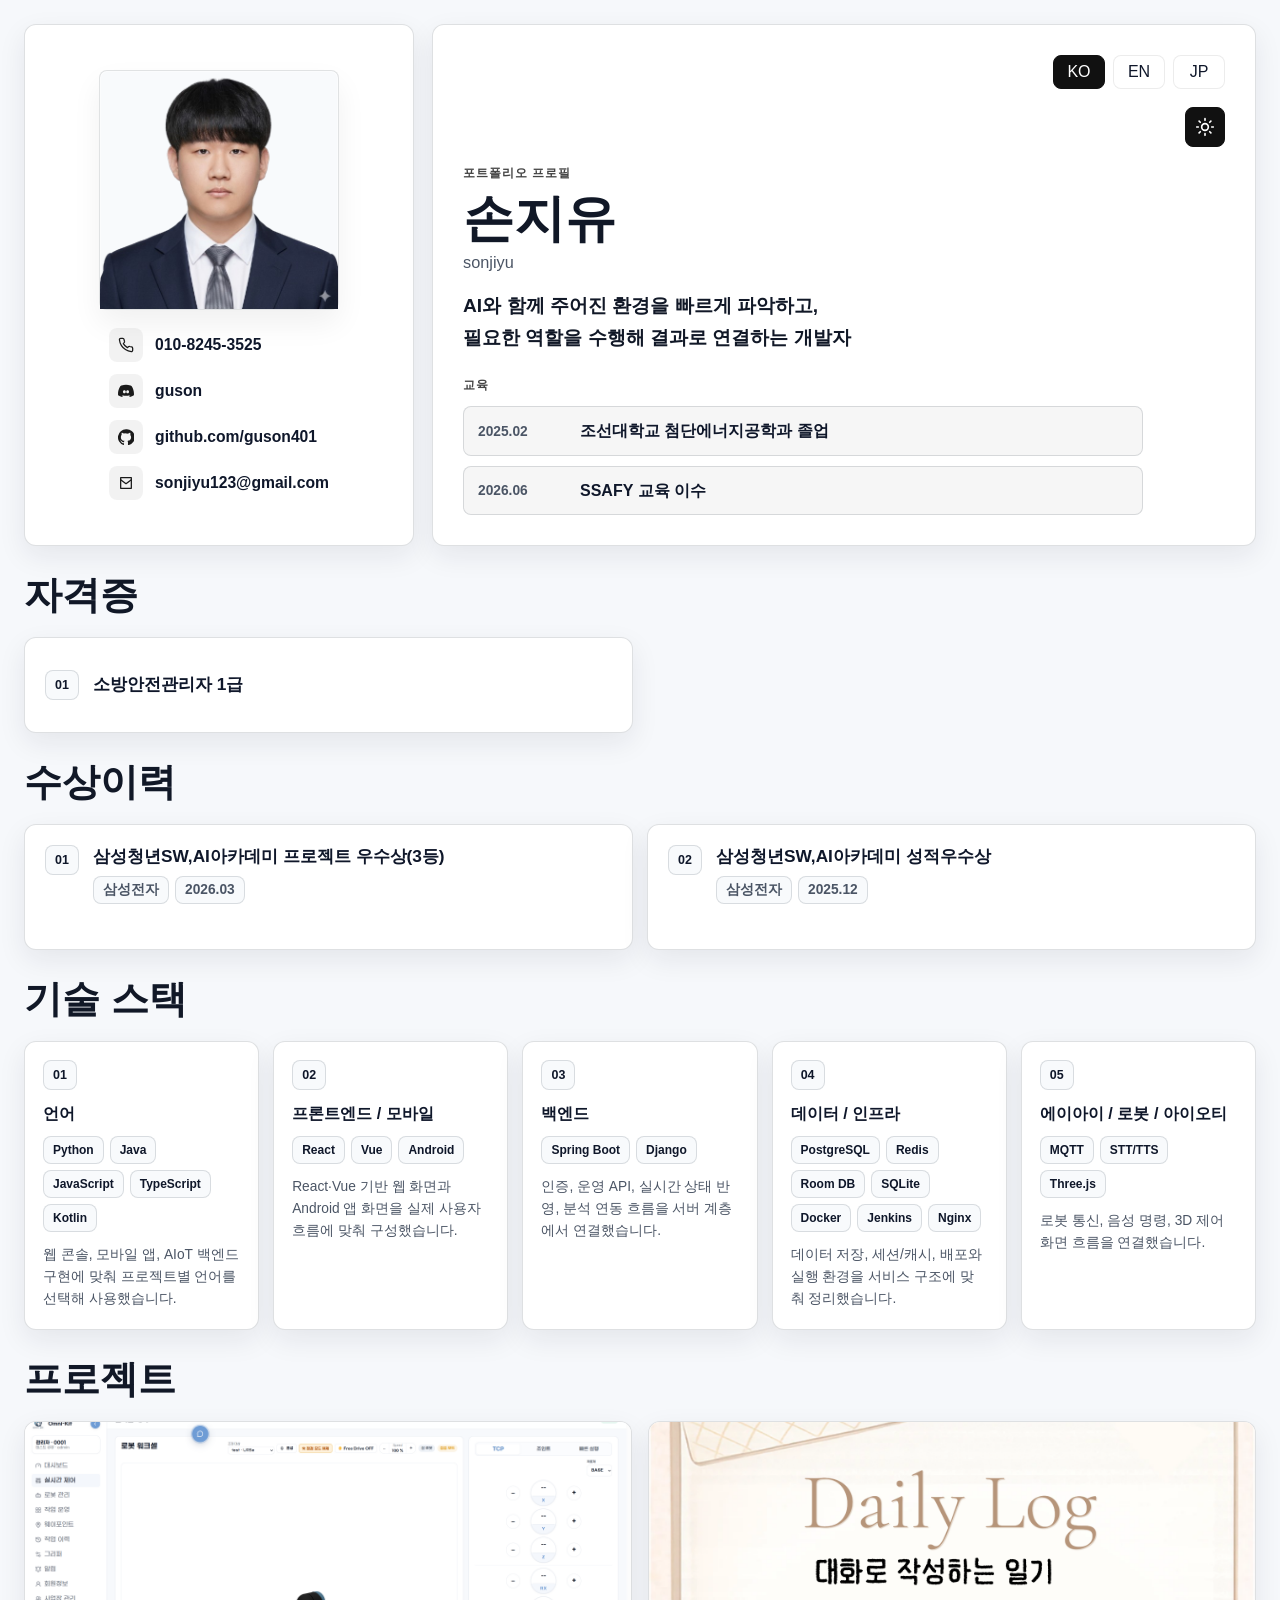
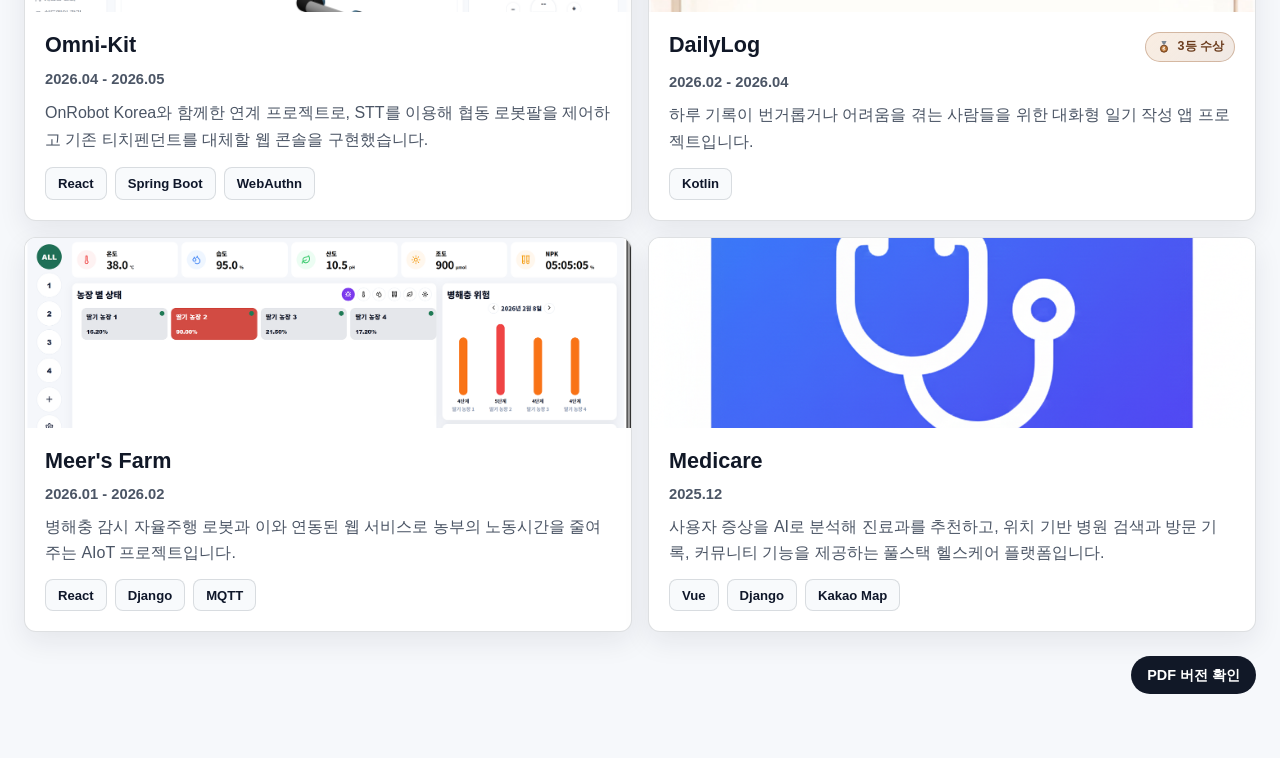
<file: index.html>
<!DOCTYPE html>
<html lang="ko">
<head>
  <meta charset="UTF-8">
  <meta name="viewport" content="width=device-width, initial-scale=1.0">
  <title>Portfolio Hub</title>
  <style>
    :root {
      --bg: #ececec;
      --bg-deep: #dcdcdc;
      --surface: rgba(255, 255, 255, 0.82);
      --surface-strong: rgba(255, 255, 255, 0.96);
      --line: rgba(16, 16, 16, 0.08);
      --text: #111111;
      --muted: #5d5d5d;
      --accent: #1a1a1a;
      --accent-2: #050505;
      --shadow: 0 22px 64px rgba(0, 0, 0, 0.08);
      --radius-xl: 18px;
      --radius-lg: 14px;
      --radius-md: 10px;
    }

    * {
      box-sizing: border-box;
    }

    body {
      margin: 0;
      min-height: 100vh;
      color: var(--text);
      font-family: "Pretendard", "SUIT", "Segoe UI", "Noto Sans KR", sans-serif;
      background:
        linear-gradient(180deg, #f6f6f6 0%, var(--bg) 52%, var(--bg-deep) 100%);
    }

    body::before {
      content: "";
      position: fixed;
      inset: 0;
      pointer-events: none;
      background-image:
        linear-gradient(rgba(0, 0, 0, 0.02) 1px, transparent 1px),
        linear-gradient(90deg, rgba(0, 0, 0, 0.018) 1px, transparent 1px);
      background-size: 30px 30px;
      mask-image: linear-gradient(180deg, rgba(0, 0, 0, 0.3), transparent 92%);
    }

    a {
      color: inherit;
      text-decoration: none;
    }

    .page-shell {
      position: relative;
      z-index: 1;
      --slide-width: min(1180px, calc(100vw - 32px));
      --slide-height: calc(var(--slide-width) * 0.5625);
      width: min(1180px, calc(100% - 32px));
      margin: 0 auto;
      padding: 28px 0 64px;
    }

    .glass {
      border: 1px solid var(--line);
      border-radius: var(--radius-xl);
      background: var(--surface);
      box-shadow: var(--shadow);
      backdrop-filter: blur(12px);
    }

    .hero {
      display: grid;
      grid-template-columns: minmax(300px, 390px) minmax(0, 1fr);
      gap: 22px;
      align-items: stretch;
      min-height: auto;
    }

    .language-switch {
      display: flex;
      justify-content: flex-end;
      gap: 8px;
      margin-bottom: 18px;
    }

    .theme-switch {
      display: flex;
      justify-content: flex-end;
      gap: 8px;
      margin-bottom: 18px;
    }

    .lang-button {
      min-width: 52px;
      min-height: 34px;
      padding: 0 12px;
      border: 1px solid rgba(16, 16, 16, 0.08);
      border-radius: 999px;
      background: rgba(255, 255, 255, 0.86);
      color: var(--accent-2);
      font: inherit;
      cursor: pointer;
    }

    .theme-toggle {
      width: 40px;
      height: 40px;
      padding: 0;
      border: 1px solid rgba(16, 16, 16, 0.08);
      border-radius: 999px;
      background: rgba(255, 255, 255, 0.86);
      color: var(--accent-2);
      font: inherit;
      cursor: pointer;
      display: inline-flex;
      align-items: center;
      justify-content: center;
      transition: transform 180ms ease, background-color 180ms ease, color 180ms ease;
    }

    .theme-toggle:hover {
      transform: translateY(-1px);
    }

    .theme-toggle svg {
      width: 20px;
      height: 20px;
      fill: none;
      stroke: currentColor;
      stroke-width: 2;
      stroke-linecap: round;
      stroke-linejoin: round;
    }

    .lang-button.is-active {
      background: #111;
      color: #fff;
      border-color: #111;
    }

    .theme-toggle.is-active {
      background: #111;
      color: #fff;
      border-color: #111;
    }

    .hero-main,
    .hero-side,
    .project-card {
      overflow: hidden;
    }

    .hero-main,
    .hero-side {
      padding: 30px;
      border-radius: 6px;
    }

    .hero-main {
      display: flex;
      flex-direction: column;
      background:
        linear-gradient(135deg, rgba(255, 255, 255, 0.96), rgba(239, 239, 239, 0.92));
    }

    .hero-side {
      background:
        linear-gradient(180deg, rgba(255, 255, 255, 0.97), rgba(235, 235, 235, 0.92));
      display: flex;
      flex-direction: column;
      justify-content: center;
    }

    .eyebrow,
    .section-kicker,
    .meta-label {
      margin: 0 0 12px;
      font-size: 0.76rem;
      font-weight: 700;
      text-transform: uppercase;
      letter-spacing: 0.16em;
      color: #444;
    }

    h1,
    .project-title,
    .section-title {
      margin: 0;
      letter-spacing: -0.04em;
    }

    h1 {
      font-size: clamp(3rem, 6vw, 5.8rem);
      line-height: 0.92;
    }

    .hero-summary,
    .hero-copy,
    .project-copy,
    .stat-card p {
      margin: 14px 0 0;
      line-height: 1.8;
      color: var(--muted);
    }

    .project-card:hover {
      transform: translateY(-3px);
    }

    .profile-photo-shell {
      display: grid;
      gap: 18px;
      justify-items: center;
      align-content: center;
      min-height: 100%;
    }

    .profile-photo {
      width: min(100%, 260px);
      aspect-ratio: 1;
      border-radius: 4px;
      border: 1px solid rgba(16, 16, 16, 0.1);
      background:
        linear-gradient(135deg, rgba(249, 249, 249, 0.98), rgba(228, 228, 228, 0.96));
      box-shadow:
        inset 0 0 0 1px rgba(255, 255, 255, 0.52),
        0 14px 30px rgba(0, 0, 0, 0.06);
      display: grid;
      place-items: center;
      text-align: center;
      color: var(--muted);
      line-height: 1.7;
    }

    .profile-photo img {
      display: block;
      width: 100%;
      height: 100%;
      object-fit: contain;
    }

    .profile-name {
      margin: 0;
      font-size: clamp(2.2rem, 4vw, 4.4rem);
      line-height: 0.96;
    }

    .profile-subtitle {
      margin: 10px 0 0;
      font-size: 1.02rem;
      color: var(--muted);
    }

    .profile-tagline {
      margin: 18px 0 0;
      max-width: 680px;
      font-size: clamp(1.08rem, 1.5vw, 1.34rem);
      line-height: 1.65;
      font-weight: 650;
      color: var(--text);
      white-space: pre-line;
    }

    .education-list {
      display: grid;
      gap: 10px;
      margin-top: 24px;
      max-width: 680px;
    }

    .education-list .meta-label {
      margin-bottom: 2px;
    }

    .education-item {
      display: grid;
      grid-template-columns: 88px minmax(0, 1fr);
      gap: 14px;
      align-items: center;
      padding: 12px 14px;
      border: 1px solid var(--line);
      border-radius: 8px;
      background: rgba(17, 17, 17, 0.035);
    }

    .education-date {
      color: var(--muted);
      font-size: 0.86rem;
      font-weight: 800;
      white-space: nowrap;
    }

    .education-desc {
      color: var(--accent-2);
      font-weight: 700;
      line-height: 1.45;
    }

    .profile-meta {
      display: grid;
      gap: 12px;
      margin-top: 24px;
    }

    .profile-row {
      display: flex;
      align-items: center;
      gap: 12px;
    }

    .profile-icon {
      width: 34px;
      height: 34px;
      flex: 0 0 auto;
      border-radius: 50%;
      display: inline-flex;
      align-items: center;
      justify-content: center;
      background: rgba(17, 17, 17, 0.05);
      color: #1a1a1a;
    }

    .profile-row-value {
      min-width: 0;
      font-weight: 600;
      color: var(--accent-2);
      word-break: break-all;
    }

    .profile-row-value a {
      color: inherit;
      text-decoration: none;
    }

    .profile-row-value a:hover {
      text-decoration: underline;
    }

    .profile-side-meta {
      display: grid;
      gap: 12px;
      justify-items: start;
    }

    .profile-side-meta .profile-row-value {
      font-size: 0.98rem;
    }

    .profile-links {
      display: flex;
      flex-wrap: wrap;
      gap: 18px;
      margin-top: auto;
      padding-top: 24px;
    }

    .profile-link-inline {
      display: inline-flex;
      align-items: center;
      gap: 10px;
      color: var(--accent-2);
      font-weight: 600;
    }

    .profile-link-inline .profile-icon {
      background: transparent;
      border: 1px solid rgba(16, 16, 16, 0.08);
    }

    .pdf-action {
      display: inline-flex;
      align-items: center;
      justify-content: center;
      min-height: 38px;
      padding: 0 16px;
      border-radius: 999px;
      background: var(--accent);
      color: #fff;
      font-size: 0.9rem;
      font-weight: 800;
      white-space: nowrap;
    }

    .pdf-button-section {
      display: flex;
      justify-content: flex-end;
    }

    .section {
      margin-top: 30px;
    }

    .section-head {
      display: flex;
      justify-content: space-between;
      gap: 18px;
      align-items: end;
      margin-bottom: 18px;
    }

    .section-title {
      font-size: clamp(1.7rem, 3vw, 2.8rem);
    }

    .section-note {
      margin: 0;
      max-width: 520px;
      color: var(--muted);
      line-height: 1.7;
    }

    .project-grid {
      display: grid;
      grid-template-columns: repeat(2, minmax(0, 1fr));
      gap: 20px;
    }

    .project-card {
      display: grid;
      grid-template-rows: 220px auto;
      border: 1px solid var(--line);
      border-radius: var(--radius-xl);
      background: var(--surface);
      box-shadow: var(--shadow);
      transition: transform 160ms ease, box-shadow 160ms ease;
    }

    .project-card:hover {
      box-shadow: 0 30px 86px rgba(35, 56, 88, 0.16);
    }

    .project-visual {
      position: relative;
      padding: 22px;
      display: flex;
      align-items: end;
      justify-content: space-between;
      color: #f8fbff;
    }

    .project-card.farm .project-visual {
      background: url("./meer's_farm-screenshots/dashboard_all_cell_active.png") center 18% / cover no-repeat;
    }

    .project-card.dailylog .project-visual {
      background: url("./dailylog-screenshots/login_screen.png") center 9% / cover no-repeat;
    }

    .project-card.omnikit .project-visual {
      background: url("./omni-kit-screenshots/20_realtime-control_01_tcp-control.png") center 6% / cover no-repeat;
    }

    .project-card.medicare .project-visual {
      background: url("./medicare-screenshots/logo.png") center / cover no-repeat;
    }

    .chip {
      display: inline-flex;
      align-items: center;
      min-height: 34px;
      padding: 0 12px;
      border-radius: 999px;
      font-size: 0.86rem;
      font-weight: 700;
    }

    .project-body {
      padding: 24px;
      display: grid;
      gap: 14px;
    }

    .project-title {
      font-size: 1.65rem;
    }

    .project-copy {
      margin: 0;
    }

    .project-period {
      margin: 0;
      color: var(--muted);
      font-size: 0.92rem;
      font-weight: 700;
    }

    .chip-row {
      display: flex;
      flex-wrap: wrap;
      gap: 8px;
    }

    .chip {
      background: rgba(17, 17, 17, 0.05);
      color: var(--accent-2);
    }

    @media (max-width: 960px) {
      .hero,
      .project-grid {
        grid-template-columns: 1fr;
      }

      .section-head {
        align-items: start;
        flex-direction: column;
      }
    }

    @media (max-width: 640px) {
      .page-shell {
        width: min(100% - 20px, 1180px);
        padding: 14px 0 44px;
      }

      .hero-main,
      .hero-side,
      .project-body {
        padding: 22px 18px;
      }

      .hero-main,
      .hero-side,
      .project-card,
      .glass {
        border-radius: 14px;
      }

      .hero-main,
      .hero-side {
        border-radius: 4px;
      }

      .profile-photo {
        border-radius: 2px;
      }

      h1 {
        font-size: 3rem;
      }

      .education-item {
        grid-template-columns: 1fr;
        gap: 4px;
      }

      .profile-row {
        justify-items: start;
      }

      .profile-links {
        flex-direction: column;
        align-items: flex-start;
      }

      .pdf-button-section {
        justify-content: flex-start;
      }
    }

    /* PPT-friendly presentation theme */
    :root {
      --bg: #f6f8fb;
      --bg-deep: #edf1f7;
      --surface: #ffffff;
      --surface-strong: #ffffff;
      --line: rgba(25, 35, 55, 0.14);
      --text: #111827;
      --muted: #4b5565;
      --accent: #111827;
      --accent-2: #0f172a;
      --shadow: 0 10px 28px rgba(20, 30, 50, 0.08);
      --radius-xl: 12px;
      --radius-lg: 10px;
      --radius-md: 8px;
    }

    body {
      background: var(--bg);
    }

    body::before {
      display: none;
    }

    .page-shell {
      --slide-width: min(1280px, calc(100vw - 48px));
      --slide-height: calc(var(--slide-width) * 0.5625);
      width: min(1280px, calc(100% - 48px));
      padding: 24px 0 64px;
    }

    .glass,
    .project-card {
      background: #fff;
      border-color: var(--line);
      box-shadow: var(--shadow);
      backdrop-filter: none;
    }

    .hero {
      min-height: auto;
      gap: 18px;
    }

    .hero-main,
    .hero-side {
      padding: 30px;
      border-radius: 12px;
      background: #fff;
    }

    h1,
    .profile-name,
    .project-title,
    .section-title {
      letter-spacing: 0;
    }

    h1 {
      font-size: clamp(3.6rem, 5.4vw, 5.3rem);
      line-height: 0.98;
    }

    .hero-summary,
    .hero-copy,
    .project-copy,
    .stat-card p {
      color: var(--muted);
      line-height: 1.68;
    }

    .eyebrow,
    .section-kicker,
    .meta-label {
      letter-spacing: 0.08em;
    }

    .project-grid {
      grid-template-columns: repeat(2, minmax(0, 1fr));
      gap: 16px;
    }

    .project-card {
      grid-template-rows: 190px auto;
      border-radius: 12px;
      overflow: hidden;
    }

    .project-card:hover {
      transform: translateY(-2px);
      box-shadow: 0 14px 34px rgba(20, 30, 50, 0.12);
    }

    .project-visual {
      padding: 18px;
    }

    .project-body {
      padding: 20px;
      gap: 12px;
    }

    .project-heading {
      display: flex;
      align-items: flex-start;
      justify-content: space-between;
      gap: 10px;
      flex-wrap: wrap;
    }

    .project-title {
      font-size: 1.35rem;
    }

    .award-badge {
      display: inline-flex;
      align-items: center;
      gap: 6px;
      min-height: 30px;
      padding: 0 10px;
      border: 1px solid rgba(150, 88, 42, 0.35);
      border-radius: 999px;
      background: linear-gradient(135deg, rgba(224, 157, 93, 0.18), rgba(132, 74, 36, 0.12));
      color: #6b3c1d;
      font-size: 0.78rem;
      font-weight: 800;
      white-space: nowrap;
    }

    .award-badge svg {
      width: 16px;
      height: 16px;
      flex: 0 0 auto;
    }

    .award-badge .medal-ribbon {
      fill: #7b8794;
    }

    .award-badge .medal-disc {
      fill: #b87333;
      stroke: #6b3c1d;
      stroke-width: 1.4;
    }

    .chip,
    .lang-button,
    .theme-toggle,
    .profile-icon {
      border-radius: 8px;
    }

    .chip {
      min-height: 32px;
      font-size: 0.82rem;
      background: #f8fafc;
      border: 1px solid var(--line);
    }

    .profile-photo {
      width: min(100%, 240px);
      border-radius: 8px;
      background: #f8fafc;
    }

    .section {
      margin-top: 24px;
    }

    .section-head {
      margin-bottom: 16px;
    }

    .certification-grid {
      display: grid;
      grid-template-columns: repeat(2, minmax(0, 1fr));
      gap: 14px;
    }

    .award-history-grid {
      display: grid;
      grid-template-columns: repeat(2, minmax(0, 1fr));
      gap: 14px;
    }

    .tech-stack-grid {
      display: grid;
      grid-template-columns: repeat(5, minmax(0, 1fr));
      gap: 14px;
    }

    .tech-stack-card {
      display: grid;
      align-content: start;
      gap: 12px;
      min-height: 220px;
      padding: 18px;
      border: 1px solid var(--line);
      border-radius: 12px;
      background: #fff;
      box-shadow: var(--shadow);
    }

    .certification-card {
      display: grid;
      grid-template-columns: auto minmax(0, 1fr);
      gap: 14px;
      align-items: center;
      min-height: 96px;
      padding: 20px;
      border: 1px solid var(--line);
      border-radius: 12px;
      background: #fff;
      box-shadow: var(--shadow);
    }

    .award-history-card {
      display: grid;
      grid-template-columns: auto minmax(0, 1fr);
      gap: 14px;
      align-items: start;
      min-height: 126px;
      padding: 20px;
      border: 1px solid var(--line);
      border-radius: 12px;
      background: #fff;
      box-shadow: var(--shadow);
    }

    .competency-no {
      display: inline-flex;
      align-items: center;
      justify-content: center;
      width: 34px;
      height: 30px;
      border: 1px solid var(--line);
      border-radius: 8px;
      background: #f8fafc;
      color: var(--accent-2);
      font-size: 0.78rem;
      font-weight: 900;
    }

    .certification-title {
      margin: 0;
      color: var(--accent-2);
      font-size: 1.08rem;
      line-height: 1.35;
    }

    .award-history-body {
      display: grid;
      gap: 8px;
    }

    .award-history-title {
      margin: 0;
      color: var(--accent-2);
      font-size: 1.08rem;
      line-height: 1.35;
    }

    .award-history-meta {
      display: flex;
      flex-wrap: wrap;
      gap: 6px;
      margin: 0;
      color: var(--muted);
      font-size: 0.86rem;
      font-weight: 700;
      line-height: 1.45;
    }

    .award-history-meta span {
      display: inline-flex;
      align-items: center;
      min-height: 28px;
      padding: 0 9px;
      border: 1px solid var(--line);
      border-radius: 8px;
      background: #f8fafc;
    }

    .tech-category {
      margin: 0;
      color: var(--accent-2);
      font-size: 1.02rem;
      line-height: 1.35;
    }

    .tech-card-copy {
      margin: 0;
      color: var(--muted);
      font-size: 0.86rem;
      line-height: 1.62;
    }

    .tech-chip-row {
      display: flex;
      flex-wrap: wrap;
      gap: 6px;
    }

    .tech-chip {
      display: inline-flex;
      align-items: center;
      min-height: 28px;
      padding: 0 9px;
      border: 1px solid var(--line);
      border-radius: 8px;
      background: #f8fafc;
      color: var(--accent-2);
      font-size: 0.75rem;
      font-weight: 800;
      line-height: 1.2;
      overflow-wrap: anywhere;
    }

    body[data-theme="night"] {
      --bg: #0f141d;
      --bg-deep: #080b10;
      --surface: #171d28;
      --surface-strong: #202838;
      --line: rgba(226, 232, 240, 0.14);
      --text: #f4f7fb;
      --muted: #b8c2d2;
      --accent: #e5e7eb;
      --accent-2: #f8fafc;
      --shadow: 0 14px 34px rgba(0, 0, 0, 0.28);
      background: linear-gradient(180deg, #121823 0%, #0f141d 54%, #07090d 100%);
    }

    body[data-theme="night"] .glass,
    body[data-theme="night"] .project-card,
    body[data-theme="night"] .tech-stack-card,
    body[data-theme="night"] .award-history-card,
    body[data-theme="night"] .certification-card,
    body[data-theme="night"] .hero-main,
    body[data-theme="night"] .hero-side {
      background: var(--surface);
      border-color: var(--line);
      box-shadow: var(--shadow);
    }

    body[data-theme="night"] .chip,
    body[data-theme="night"] .tech-chip,
    body[data-theme="night"] .award-history-meta span,
    body[data-theme="night"] .competency-no,
    body[data-theme="night"] .profile-photo,
    body[data-theme="night"] .profile-icon,
    body[data-theme="night"] .lang-button,
    body[data-theme="night"] .theme-toggle {
      background: var(--surface-strong);
      border-color: var(--line);
      color: var(--text);
    }

    body[data-theme="night"] .lang-button.is-active,
    body[data-theme="night"] .theme-toggle.is-active {
      background: #f8fafc;
      border-color: transparent;
      color: #0f172a;
    }

    body[data-theme="night"] .award-badge {
      border-color: rgba(224, 157, 93, 0.48);
      background: rgba(180, 103, 48, 0.18);
      color: #f1c299;
    }

    @media (max-width: 960px) {
      .project-grid,
      .tech-stack-grid,
      .award-history-grid,
      .certification-grid {
        grid-template-columns: 1fr;
      }
    }

    @media print {
      @page {
        size: 13.333in 7.5in;
        margin: 0.25in;
      }

      * {
        -webkit-print-color-adjust: exact;
        print-color-adjust: exact;
      }

      body {
        background: #fff;
        color: #182033;
      }

      .language-switch,
      .theme-switch {
        display: none !important;
      }

      .page-shell {
        width: 100%;
        max-width: none;
        padding: 0;
      }

      .hero,
      .section {
        margin: 0;
        min-height: auto;
        break-after: auto;
        page-break-after: auto;
      }

      .hero {
        min-height: auto;
        grid-template-columns: minmax(0, 0.72fr) minmax(0, 1.28fr);
        gap: 0.16in;
        align-items: stretch;
      }

      .hero-main,
      .hero-side,
      .tech-stack-card,
      .certification-card,
      .project-card {
        box-shadow: none;
        border-color: #d8deea;
        border-radius: 8px;
        padding: 0.16in;
      }

      .profile-photo-shell {
        grid-template-columns: 0.82in minmax(0, 1fr);
        gap: 0.12in;
      }

      .profile-photo {
        width: 0.82in;
        min-height: 0;
        aspect-ratio: 1;
        font-size: 7pt;
      }

      .eyebrow,
      .section-kicker,
      .chip {
        font-size: 7.5pt;
      }

      .profile-name {
        font-size: 34pt;
        line-height: 1;
      }

      .profile-subtitle {
        font-size: 12pt;
      }

      .hero-summary,
      .tech-card-copy,
      .project-copy,
      .profile-row,
      .education-item,
      .profile-link-inline {
        font-size: 8.6pt;
        line-height: 1.45;
      }

      .education-list {
        margin-top: 0.12in;
        gap: 0.05in;
      }

      .education-item {
        grid-template-columns: 0.62in minmax(0, 1fr);
        gap: 0.06in;
        padding: 0.07in 0.08in;
      }

      .profile-links {
        margin-top: 0.12in;
        gap: 0.08in;
      }

      .section {
        margin-top: 0.16in;
      }

      .section-head {
        margin-bottom: 0.1in;
      }

      .section-title {
        font-size: 20pt;
      }

      .project-grid {
        grid-template-columns: repeat(2, minmax(0, 1fr));
        gap: 0.12in;
      }

      .tech-stack-grid,
      .award-history-grid,
      .certification-grid {
        grid-template-columns: repeat(3, minmax(0, 1fr));
        gap: 0.12in;
      }

      .tech-stack-grid {
        grid-template-columns: repeat(5, minmax(0, 1fr));
        gap: 0.08in;
      }

      .certification-grid {
        grid-template-columns: repeat(2, minmax(0, 1fr));
      }

      .award-history-grid {
        grid-template-columns: repeat(2, minmax(0, 1fr));
      }

      .tech-stack-card {
        min-height: 1.45in;
        padding: 0.1in;
      }

      .project-visual {
        min-height: 0.9in;
      }

      .project-body {
        padding: 0.12in 0 0;
      }

      .project-title {
        font-size: 15pt;
      }

      .chip-row {
        gap: 0.05in;
        margin-top: 0.1in;
      }

      .chip {
        min-height: 0.24in;
        padding: 0 0.07in;
      }
    }
  </style>
</head>
<body>
  <main class="page-shell">
    <section class="hero">
      <aside class="hero-side glass">
        <div class="profile-photo-shell">
          <div class="profile-photo"><img src="./profile-photo.png" alt="손지유 프로필 사진"></div>
          <div class="profile-side-meta">
            <div class="profile-row">
              <span class="profile-icon" aria-hidden="true">
                <svg viewBox="0 0 24 24" width="16" height="16" fill="none" stroke="currentColor" stroke-width="1.9" stroke-linecap="round" stroke-linejoin="round">
                  <path d="M22 16.92v3a2 2 0 0 1-2.18 2 19.8 19.8 0 0 1-8.63-3.07 19.5 19.5 0 0 1-6-6A19.8 19.8 0 0 1 2.12 4.18 2 2 0 0 1 4.11 2h3a2 2 0 0 1 2 1.72c.12.9.33 1.77.61 2.61a2 2 0 0 1-.45 2.11L8 9.91a16 16 0 0 0 6.09 6.09l1.47-1.27a2 2 0 0 1 2.11-.45c.84.28 1.71.49 2.61.61A2 2 0 0 1 22 16.92z"/>
                </svg>
              </span>
              <span class="profile-row-value">010-8245-3525</span>
            </div>
            <div class="profile-row">
              <span class="profile-icon" aria-hidden="true">
                <svg viewBox="0 0 24 24" width="16" height="16" fill="currentColor">
                  <path d="M20.32 4.37A19.8 19.8 0 0 0 15.37 3l-.24.49a18.3 18.3 0 0 1 4.37 1.33 14.6 14.6 0 0 0-14.99 0A18.2 18.2 0 0 1 8.87 3.5L8.63 3a19.72 19.72 0 0 0-4.95 1.37C.55 9.1-.28 13.72.13 18.29A19.94 19.94 0 0 0 6.2 21l1.31-1.79c-.72-.26-1.4-.58-2.04-.96.17-.13.33-.27.49-.41 3.94 1.85 8.22 1.85 12.1 0 .16.14.32.28.49.41-.64.38-1.33.7-2.05.96L17.8 21a19.85 19.85 0 0 0 6.07-2.71c.49-5.29-.83-9.87-3.55-13.92ZM9.56 15.5c-1.18 0-2.15-1.08-2.15-2.4 0-1.33.95-2.4 2.15-2.4 1.21 0 2.17 1.08 2.15 2.4 0 1.32-.95 2.4-2.15 2.4Zm4.88 0c-1.18 0-2.15-1.08-2.15-2.4 0-1.33.95-2.4 2.15-2.4 1.21 0 2.17 1.08 2.15 2.4 0 1.32-.94 2.4-2.15 2.4Z"/>
                </svg>
              </span>
              <span class="profile-row-value">guson</span>
            </div>
            <div class="profile-row">
              <span class="profile-icon" aria-hidden="true">
                <svg viewBox="0 0 24 24" width="16" height="16" fill="currentColor">
                  <path d="M12 .5A12 12 0 0 0 8.2 23.9c.6.11.82-.26.82-.58 0-.29-.01-1.05-.02-2.06-3.34.73-4.04-1.61-4.04-1.61-.55-1.38-1.33-1.75-1.33-1.75-1.09-.74.08-.73.08-.73 1.2.08 1.84 1.24 1.84 1.24 1.07 1.82 2.8 1.3 3.48.99.11-.78.42-1.31.76-1.61-2.67-.3-5.47-1.33-5.47-5.91 0-1.31.47-2.38 1.23-3.22-.12-.3-.53-1.52.12-3.17 0 0 1-.32 3.3 1.23A11.53 11.53 0 0 1 12 6.6c1.02 0 2.04.14 3 .41 2.3-1.55 3.3-1.23 3.3-1.23.65 1.65.24 2.87.12 3.17.77.84 1.23 1.91 1.23 3.22 0 4.59-2.8 5.6-5.48 5.9.43.37.82 1.1.82 2.22 0 1.61-.02 2.9-.02 3.29 0 .32.21.7.83.58A12 12 0 0 0 12 .5Z"/>
                </svg>
              </span>
              <span class="profile-row-value"><a href="https://github.com/guson401" target="_blank" rel="noreferrer">github.com/guson401</a></span>
            </div>
            <div class="profile-row">
              <span class="profile-icon" aria-hidden="true">
                <svg viewBox="0 0 24 24" width="16" height="16" fill="none" stroke="currentColor" stroke-width="1.9" stroke-linecap="round" stroke-linejoin="round">
                  <path d="M4 4h16v16H4z"/>
                  <path d="m4 7 8 6 8-6"/>
                </svg>
              </span>
              <span class="profile-row-value"><a href="mailto:sonjiyu123@gmail.com">sonjiyu123@gmail.com</a></span>
            </div>
          </div>
        </div>
      </aside>

      <div class="hero-main glass">
        <div class="language-switch" aria-label="Language switcher">
          <button class="lang-button is-active" type="button" data-lang="ko">KO</button>
          <button class="lang-button" type="button" data-lang="en">EN</button>
          <button class="lang-button" type="button" data-lang="ja">JP</button>
        </div>
        <div class="theme-switch" aria-label="Theme switcher">
          <button class="theme-toggle is-active" type="button" aria-label="테마: 주간"></button>
        </div>
        <p class="eyebrow" id="profile-eyebrow">포트폴리오 프로필</p>
        <h1 class="profile-name" id="profile-name">손지유</h1>
        <p class="profile-subtitle" id="profile-subtitle">sonjiyu</p>
        <p class="profile-tagline" id="profile-tagline">AI와 함께 주어진 환경을 빠르게 파악하고,
필요한 역할을 수행해 결과로 연결하는 개발자</p>
        <div class="education-list" aria-labelledby="education-title">
          <p class="meta-label" id="education-title">교육</p>
          <article class="education-item">
            <span class="education-date" id="education-date-1">2025.02</span>
            <span class="education-desc" id="education-desc-1">조선대학교 첨단에너지공학과 졸업</span>
          </article>
          <article class="education-item">
            <span class="education-date" id="education-date-2">2026.06</span>
            <span class="education-desc" id="education-desc-2">SSAFY 교육 이수</span>
          </article>
        </div>
      </div>
    </section>

    <section class="section" aria-labelledby="certifications-title">
      <div class="section-head">
        <div>
          <h2 class="section-title" id="certifications-title">자격증</h2>
        </div>
      </div>

      <div class="certification-grid">
        <article class="certification-card">
          <span class="competency-no">01</span>
          <h3 class="certification-title" id="certification-title-1">소방안전관리자 1급</h3>
        </article>
      </div>
    </section>

    <section class="section" aria-labelledby="awards-title">
      <div class="section-head">
        <div>
          <h2 class="section-title" id="awards-title">수상이력</h2>
        </div>
      </div>

      <div class="award-history-grid">
        <article class="award-history-card">
          <span class="competency-no">01</span>
          <div class="award-history-body">
            <h3 class="award-history-title" id="award-title-1">삼성청년SW,AI아카데미 프로젝트 우수상(3등)</h3>
            <p class="award-history-meta">
              <span id="award-org-1">삼성전자</span>
              <span id="award-date-1">2026.03</span>
            </p>
          </div>
        </article>
        <article class="award-history-card">
          <span class="competency-no">02</span>
          <div class="award-history-body">
            <h3 class="award-history-title" id="award-title-2">삼성청년SW,AI아카데미 성적우수상</h3>
            <p class="award-history-meta">
              <span id="award-org-2">삼성전자</span>
              <span id="award-date-2">2025.12</span>
            </p>
          </div>
        </article>
      </div>
    </section>

    <section class="section" aria-labelledby="tech-stack-title">
      <div class="section-head">
        <div>
          <h2 class="section-title" id="tech-stack-title">기술 스택</h2>
        </div>
      </div>

      <div class="tech-stack-grid">
        <article class="tech-stack-card">
          <span class="competency-no">01</span>
          <h3 class="tech-category" id="tech-title-1">언어</h3>
          <div class="tech-chip-row">
            <span class="tech-chip">Python</span>
            <span class="tech-chip">Java</span>
            <span class="tech-chip">JavaScript</span>
            <span class="tech-chip">TypeScript</span>
            <span class="tech-chip">Kotlin</span>
          </div>
          <p class="tech-card-copy" id="tech-copy-1">웹 콘솔, 모바일 앱, AIoT 백엔드 구현에 맞춰 프로젝트별 언어를 선택해 사용했습니다.</p>
        </article>
        <article class="tech-stack-card">
          <span class="competency-no">02</span>
          <h3 class="tech-category" id="tech-title-2">프론트엔드 / 모바일</h3>
          <div class="tech-chip-row">
            <span class="tech-chip">React</span>
            <span class="tech-chip">Vue</span>
            <span class="tech-chip">Android</span>
          </div>
          <p class="tech-card-copy" id="tech-copy-2">React·Vue 기반 웹 화면과 Android 앱 화면을 실제 사용자 흐름에 맞춰 구성했습니다.</p>
        </article>
        <article class="tech-stack-card">
          <span class="competency-no">03</span>
          <h3 class="tech-category" id="tech-title-3">백엔드</h3>
          <div class="tech-chip-row">
            <span class="tech-chip">Spring Boot</span>
            <span class="tech-chip">Django</span>
          </div>
          <p class="tech-card-copy" id="tech-copy-3">인증, 운영 API, 실시간 상태 반영, 분석 연동 흐름을 서버 계층에서 연결했습니다.</p>
        </article>
        <article class="tech-stack-card">
          <span class="competency-no">04</span>
          <h3 class="tech-category" id="tech-title-4">데이터 / 인프라</h3>
          <div class="tech-chip-row">
            <span class="tech-chip">PostgreSQL</span>
            <span class="tech-chip">Redis</span>
            <span class="tech-chip">Room DB</span>
            <span class="tech-chip">SQLite</span>
            <span class="tech-chip">Docker</span>
            <span class="tech-chip">Jenkins</span>
            <span class="tech-chip">Nginx</span>
          </div>
          <p class="tech-card-copy" id="tech-copy-4">데이터 저장, 세션/캐시, 배포와 실행 환경을 서비스 구조에 맞춰 정리했습니다.</p>
        </article>
        <article class="tech-stack-card">
          <span class="competency-no">05</span>
          <h3 class="tech-category" id="tech-title-5">에이아이 / 로봇 / 아이오티</h3>
          <div class="tech-chip-row">
            <span class="tech-chip">MQTT</span>
            <span class="tech-chip">STT/TTS</span>
            <span class="tech-chip">Three.js</span>
          </div>
          <p class="tech-card-copy" id="tech-copy-5">로봇 통신, 음성 명령, 3D 제어 화면 흐름을 연결했습니다.</p>
        </article>
      </div>
    </section>

    <section class="section" aria-labelledby="projects-title">
      <div class="section-head">
        <div>
          <h2 class="section-title" id="projects-title">프로젝트</h2>
        </div>
      </div>

      <div class="project-grid">
        <a class="project-card omnikit" href="./omni-kit-portfolio/index.html">
          <div class="project-visual" aria-hidden="true"></div>
          <div class="project-body">
            <h3 class="project-title">Omni-Kit</h3>
            <p class="project-period">2026.04 - 2026.05</p>
            <p class="project-copy" id="omnikit-copy">OnRobot Korea와 함께한 연계 프로젝트로, STT를 이용해 협동 로봇팔을 제어하고 기존 티치펜던트를 대체할 웹 콘솔을 구현했습니다.</p>
            <div class="chip-row">
              <span class="chip">React</span>
              <span class="chip">Spring Boot</span>
              <span class="chip">WebAuthn</span>
            </div>
          </div>
        </a>

        <a class="project-card dailylog" href="./dailylog-portfolio/index.html">
          <div class="project-visual" aria-hidden="true"></div>
          <div class="project-body">
            <div class="project-heading">
              <h3 class="project-title">DailyLog</h3>
              <span class="award-badge">
                <svg viewBox="0 0 24 24" aria-hidden="true">
                  <path class="medal-ribbon" d="M8.2 3h7.6l-2.4 5.2h-2.8L8.2 3Z"/>
                  <circle class="medal-disc" cx="12" cy="14.5" r="5.3"/>
                  <path d="M10.3 14.4h1.7c.9 0 1.4.43 1.4 1.08 0 .68-.57 1.12-1.46 1.12-.75 0-1.28-.26-1.66-.72" fill="none" stroke="#fff7ed" stroke-width="1.35" stroke-linecap="round"/>
                  <path d="M10.6 12.3h2.58l-1.52 1.62" fill="none" stroke="#fff7ed" stroke-width="1.35" stroke-linecap="round" stroke-linejoin="round"/>
                </svg>
                <span id="dailylog-award-label">3등 수상</span>
              </span>
            </div>
            <p class="project-period">2026.02 - 2026.04</p>
            <p class="project-copy" id="dailylog-copy">하루 기록이 번거롭거나 어려움을 겪는 사람들을 위한 대화형 일기 작성 앱 프로젝트입니다.</p>
            <div class="chip-row">
              <span class="chip">Kotlin</span>
            </div>
          </div>
        </a>

        <a class="project-card farm" href="./meer's_farm- portfolio/index.html">
          <div class="project-visual" aria-hidden="true"></div>
          <div class="project-body">
            <h3 class="project-title">Meer's Farm</h3>
            <p class="project-period">2026.01 - 2026.02</p>
            <p class="project-copy" id="farm-copy">병해충 감시 자율주행 로봇과 이와 연동된 웹 서비스로 농부의 노동시간을 줄여주는 AIoT 프로젝트입니다.</p>
            <div class="chip-row">
              <span class="chip">React</span>
              <span class="chip">Django</span>
              <span class="chip">MQTT</span>
            </div>
          </div>
        </a>

        <a class="project-card medicare" href="./medicare-portfolio/index.html">
          <div class="project-visual" aria-hidden="true"></div>
          <div class="project-body">
            <h3 class="project-title">Medicare</h3>
            <p class="project-period">2025.12</p>
            <p class="project-copy" id="medicare-copy">사용자 증상을 AI로 분석해 진료과를 추천하고, 위치 기반 병원 검색과 방문 기록, 커뮤니티 기능을 제공하는 풀스택 헬스케어 플랫폼입니다.</p>
            <div class="chip-row">
              <span class="chip">Vue</span>
              <span class="chip">Django</span>
              <span class="chip">Kakao Map</span>
            </div>
          </div>
        </a>
      </div>
    </section>

    <section class="section pdf-button-section" aria-label="PDF 버전 확인">
      <a class="pdf-action" href="./portfolio-pdf.html" id="pdf-action-label">PDF 버전 확인</a>
    </section>
  </main>
  <script>
    const rootTranslations = {
      ko: {
        profileEyebrow: "포트폴리오 프로필",
        profileName: "손지유",
        profileSubtitle: "sonjiyu",
        profileTagline: "AI와 함께 주어진 환경을 빠르게 파악하고,\n필요한 역할을 수행해 결과로 연결하는 개발자",
        profilePhotoAlt: "손지유 프로필 사진",
        educationTitle: "교육",
        educationDate1: "2025.02",
        educationDesc1: "조선대학교 첨단에너지공학과 졸업",
        educationDate2: "2026.06",
        educationDesc2: "SSAFY 교육 이수",
        pdfActionLabel: "PDF 버전 확인",
        languageSwitcherLabel: "언어 선택",
        themeSwitcherLabel: "테마 선택",
        certificationsTitle: "자격증",
        certificationTitle1: "소방안전관리자 1급",
        awardsTitle: "수상이력",
        awardTitle1: "삼성청년SW,AI아카데미 프로젝트 우수상(3등)",
        awardOrg1: "삼성전자",
        awardDate1: "2026.03",
        awardTitle2: "삼성청년SW,AI아카데미 성적우수상",
        awardOrg2: "삼성전자",
        awardDate2: "2025.12",
        techStackTitle: "기술 스택",
        techTitle1: "언어",
        techCopy1: "웹 콘솔, 모바일 앱, AIoT 백엔드 구현에 맞춰 프로젝트별 언어를 선택해 사용했습니다.",
        techTitle2: "프론트엔드 / 모바일",
        techCopy2: "React·Vue 기반 웹 화면과 Android 앱 화면을 실제 사용자 흐름에 맞춰 구성했습니다.",
        techTitle3: "백엔드",
        techCopy3: "인증, 운영 API, 실시간 상태 반영, 분석 연동 흐름을 서버 계층에서 연결했습니다.",
        techTitle4: "데이터 / 인프라",
        techCopy4: "데이터 저장, 세션/캐시, 배포와 실행 환경을 서비스 구조에 맞춰 정리했습니다.",
        techTitle5: "에이아이 / 로봇 / 아이오티",
        techCopy5: "로봇 통신, 음성 명령, 3D 제어 화면 흐름을 연결했습니다.",
        projectsTitle: "프로젝트",
        omnikitCopy: "OnRobot Korea와 함께한 연계 프로젝트로, STT를 이용해 협동 로봇팔을 제어하고 기존 티치펜던트를 대체할 웹 콘솔을 구현했습니다.",
        farmCopy: "병해충 감시 자율주행 로봇과 이와 연동된 웹 서비스로 농부의 노동시간을 줄여주는 AIoT 프로젝트입니다.",
        dailylogCopy: "하루 기록이 번거롭거나 어려움을 겪는 사람들을 위한 대화형 일기 작성 앱 프로젝트입니다.",
        medicareCopy: "사용자 증상을 AI로 분석해 진료과를 추천하고, 위치 기반 병원 검색과 방문 기록, 커뮤니티 기능을 제공하는 풀스택 헬스케어 플랫폼입니다.",
        dailylogAwardLabel: "3등 수상",
        themeLabels: { day: "주간", night: "야간" },
      },
      en: {
        profileEyebrow: "Portfolio Profile",
        profileName: "Son Jiyu",
        profileSubtitle: "sonjiyu",
        profileTagline: "A developer who works with AI to quickly understand the environment,\ntake on the needed role, and turn it into results.",
        profilePhotoAlt: "Son Jiyu profile photo",
        educationTitle: "Education",
        educationDate1: "Feb 2025",
        educationDesc1: "B.S. in Advanced Energy Engineering, Chosun University",
        educationDate2: "Jun 2026",
        educationDesc2: "Completed SSAFY training",
        pdfActionLabel: "View PDF",
        languageSwitcherLabel: "Language switcher",
        themeSwitcherLabel: "Theme switcher",
        certificationsTitle: "Certifications",
        certificationTitle1: "Fire Safety Manager Level 1",
        awardsTitle: "Awards",
        awardTitle1: "Samsung Youth SW/AI Academy Project Excellence Award (3rd Place)",
        awardOrg1: "Samsung Electronics",
        awardDate1: "Mar 2026",
        awardTitle2: "Samsung Youth SW/AI Academy Academic Excellence Award",
        awardOrg2: "Samsung Electronics",
        awardDate2: "Dec 2025",
        techStackTitle: "Tech Stack",
        techTitle1: "Languages",
        techCopy1: "Selected languages by project scope for the web console, mobile app, and AIoT backend implementation.",
        techTitle2: "Frontend / Mobile",
        techCopy2: "Built React/Vue web screens and Android app screens around real user flows.",
        techTitle3: "Backend / API",
        techCopy3: "Connected authentication, operations APIs, real-time status updates, and analysis integrations in the server layer.",
        techTitle4: "Data / Infra",
        techCopy4: "Organized data storage, session/cache handling, deployment, and runtime environments around the service structure.",
        techTitle5: "AI / Robot / IoT",
        techCopy5: "Connected robot communication, voice commands, and 3D control-screen flows.",
        projectsTitle: "Projects",
        omnikitCopy: "A collaboration project with OnRobot Korea that uses STT to control a collaborative robot arm and implements a web console intended to replace the traditional teach pendant.",
        farmCopy: "An AIoT project that reduces farmers' labor time through a pest-monitoring autonomous robot and a connected web service.",
        dailylogCopy: "A conversational diary-writing app project for people who find daily journaling inconvenient or difficult.",
        medicareCopy: "A full-stack healthcare platform that analyzes symptoms with AI, recommends departments, and supports location-based hospital search, visit records, and community features.",
        dailylogAwardLabel: "3rd Place",
        themeLabels: { day: "Day", night: "Night" },
      },
      ja: {
        profileEyebrow: "ポートフォリオプロフィール",
        profileName: "ソン・ジユ",
        profileSubtitle: "sonjiyu",
        profileTagline: "AIとともに与えられた環境を素早く把握し、\n必要な役割を担って成果につなげる開発者",
        profilePhotoAlt: "ソン・ジユ プロフィール写真",
        educationTitle: "学歴",
        educationDate1: "2025.02",
        educationDesc1: "朝鮮大学校 先端エネルギー工学科 卒業",
        educationDate2: "2026.06",
        educationDesc2: "SSAFY教育 修了",
        pdfActionLabel: "PDF版を確認",
        languageSwitcherLabel: "言語選択",
        themeSwitcherLabel: "テーマ選択",
        certificationsTitle: "資格",
        certificationTitle1: "消防安全管理者 1級",
        awardsTitle: "受賞歴",
        awardTitle1: "Samsung青年SW・AIアカデミー プロジェクト優秀賞（3位）",
        awardOrg1: "サムスン電子",
        awardDate1: "2026.03",
        awardTitle2: "Samsung青年SW・AIアカデミー 成績優秀賞",
        awardOrg2: "サムスン電子",
        awardDate2: "2025.12",
        techStackTitle: "使用技術",
        techTitle1: "言語",
        techCopy1: "Webコンソール、モバイルアプリ、AIoTバックエンドの実装範囲に合わせて言語を選択して使いました。",
        techTitle2: "Frontend / Mobile",
        techCopy2: "React/VueベースのWeb画面とAndroidアプリ画面を、実際のユーザーフローに合わせて構成しました。",
        techTitle3: "Backend / API",
        techCopy3: "認証、運用API、リアルタイム状態反映、分析連携の流れをサーバー層でつなぎました。",
        techTitle4: "Data / Infra",
        techCopy4: "データ保存、セッション/キャッシュ、配備と実行環境をサービス構造に合わせて整理しました。",
        techTitle5: "AI / Robot / IoT",
        techCopy5: "ロボット通信、音声命令、3D制御画面の流れをつなぎました。",
        projectsTitle: "プロジェクト",
        omnikitCopy: "OnRobot Koreaとの連携プロジェクトとして、STTで協働ロボットアームを制御し、従来のティーチペンダントを代替するWebコンソールを実装しました。",
        farmCopy: "病害虫監視の自律走行ロボットと連動Webサービスにより、農家の労働時間を減らすAIoTプロジェクトです。",
        dailylogCopy: "毎日の記録が面倒だったり難しかったりする人のための会話型日記作成アプリプロジェクトです。",
        medicareCopy: "症状をAIで分析して診療科を推薦し、位置情報ベースの病院検索、訪問記録、コミュニティ機能を提供するフルスタック医療プラットフォームです。",
        dailylogAwardLabel: "3位受賞",
        themeLabels: { day: "昼間", night: "夜間" },
      },
    };

    const rootBindings = {
      "profile-eyebrow": "profileEyebrow",
      "profile-name": "profileName",
      "profile-subtitle": "profileSubtitle",
      "profile-tagline": "profileTagline",
      "education-title": "educationTitle",
      "education-date-1": "educationDate1",
      "education-desc-1": "educationDesc1",
      "education-date-2": "educationDate2",
      "education-desc-2": "educationDesc2",
      "pdf-action-label": "pdfActionLabel",
      "certifications-title": "certificationsTitle",
      "certification-title-1": "certificationTitle1",
      "awards-title": "awardsTitle",
      "award-title-1": "awardTitle1",
      "award-org-1": "awardOrg1",
      "award-date-1": "awardDate1",
      "award-title-2": "awardTitle2",
      "award-org-2": "awardOrg2",
      "award-date-2": "awardDate2",
      "tech-stack-title": "techStackTitle",
      "tech-title-1": "techTitle1",
      "tech-copy-1": "techCopy1",
      "tech-title-2": "techTitle2",
      "tech-copy-2": "techCopy2",
      "tech-title-3": "techTitle3",
      "tech-copy-3": "techCopy3",
      "tech-title-4": "techTitle4",
      "tech-copy-4": "techCopy4",
      "tech-title-5": "techTitle5",
      "tech-copy-5": "techCopy5",
      "projects-title": "projectsTitle",
      "omnikit-copy": "omnikitCopy",
      "farm-copy": "farmCopy",
      "dailylog-copy": "dailylogCopy",
      "medicare-copy": "medicareCopy",
      "dailylog-award-label": "dailylogAwardLabel",
    };

    const pdfHrefByLang = {
      ko: "./portfolio-pdf.html",
      en: "./portfolio-pdf-en.html",
      ja: "./portfolio-pdf-ja.html",
    };

    let currentLang = "ko";
    const themeStorageKey = "portfolio-theme";
    const themeToggle = document.querySelector(".theme-toggle");
    const rootThemeOptions = ["day", "night"];
    const themeIcons = {
      day: '<svg viewBox="0 0 24 24" aria-hidden="true"><circle cx="12" cy="12" r="4"></circle><path d="M12 2v2M12 20v2M4.93 4.93l1.41 1.41M17.66 17.66l1.41 1.41M2 12h2M20 12h2M4.93 19.07l1.41-1.41M17.66 6.34l1.41-1.41"></path></svg>',
      night: '<svg viewBox="0 0 24 24" aria-hidden="true"><path d="M21 12.79A9 9 0 1 1 11.21 3 7 7 0 0 0 21 12.79z"></path></svg>',
    };

    function updateThemeToggle(theme) {
      if (!themeToggle) return;
      const label = rootTranslations[currentLang].themeLabels[theme];
      themeToggle.innerHTML = themeIcons[theme] || themeIcons.day;
      themeToggle.dataset.theme = theme;
      themeToggle.classList.add("is-active");
      themeToggle.setAttribute("aria-label", label);
    }

    function applyRootTranslations(lang) {
      currentLang = lang;
      const t = rootTranslations[lang];
      document.documentElement.lang = lang;
      Object.entries(rootBindings).forEach(([id, key]) => {
        const node = document.getElementById(id);
        if (node) node.textContent = t[key];
      });
      document.querySelector(".profile-photo img")?.setAttribute("alt", t.profilePhotoAlt);
      document.querySelector(".language-switch")?.setAttribute("aria-label", t.languageSwitcherLabel);
      document.querySelector(".theme-switch")?.setAttribute("aria-label", t.themeSwitcherLabel);
      document.querySelector(".pdf-button-section")?.setAttribute("aria-label", t.pdfActionLabel);
      const pdfAction = document.getElementById("pdf-action-label");
      if (pdfAction) pdfAction.href = pdfHrefByLang[lang] || pdfHrefByLang.ko;
      updateThemeToggle(document.body.dataset.theme || "day");
      document.querySelectorAll(".lang-button").forEach((node) => {
        node.classList.toggle("is-active", node.dataset.lang === lang);
      });
    }

    function setTheme(theme, persist = true) {
      const nextTheme = rootThemeOptions.includes(theme) ? theme : "day";
      document.body.dataset.theme = nextTheme;
      updateThemeToggle(nextTheme);
      if (persist) {
        localStorage.setItem(themeStorageKey, nextTheme);
      }
    }

    function initTheme() {
      setTheme(localStorage.getItem(themeStorageKey) || "day", false);
      themeToggle?.addEventListener("click", () => {
        const currentTheme = document.body.dataset.theme || "day";
        const currentIndex = rootThemeOptions.indexOf(currentTheme);
        const nextTheme = rootThemeOptions[(currentIndex + 1) % rootThemeOptions.length];
        setTheme(nextTheme);
      });
    }

    document.querySelectorAll(".lang-button").forEach((button) => {
      button.addEventListener("click", () => {
        applyRootTranslations(button.dataset.lang);
      });
    });

    initTheme();
    applyRootTranslations(currentLang);
  </script>
</body>
</html>
</file>
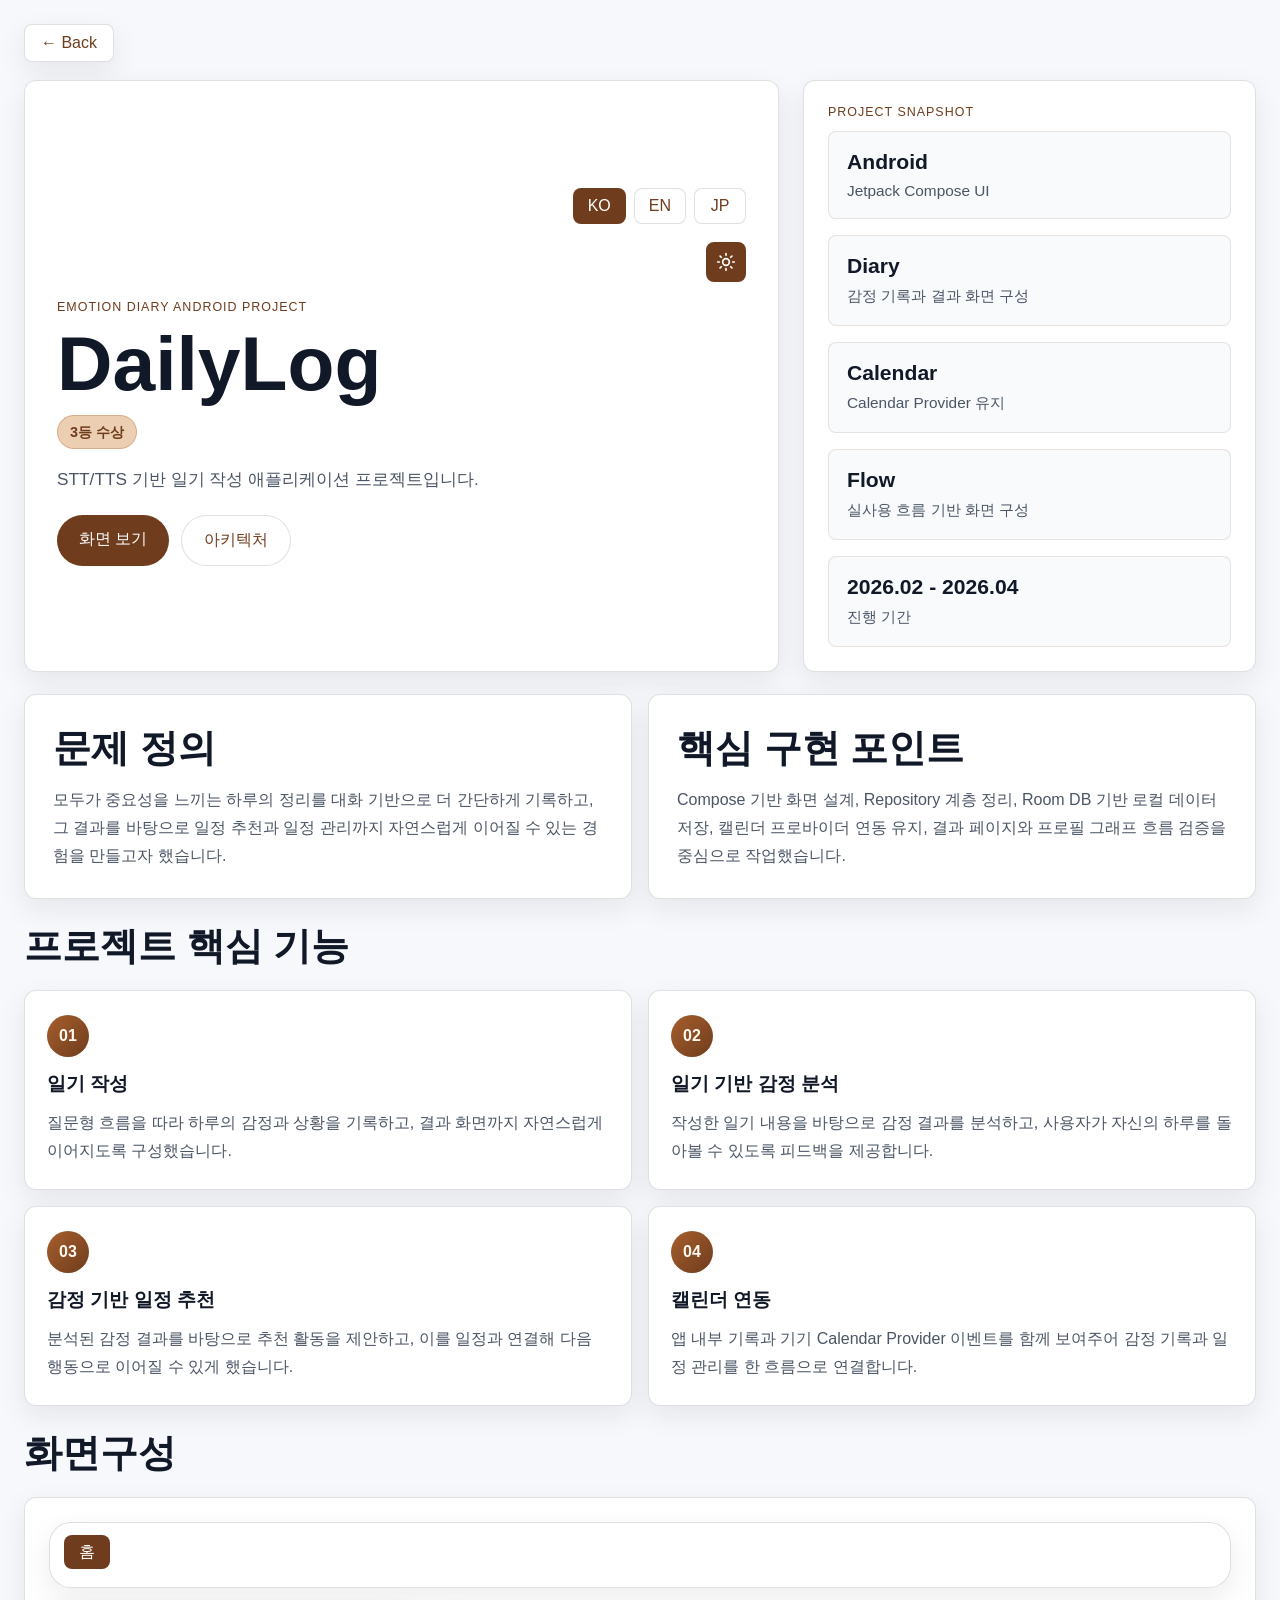
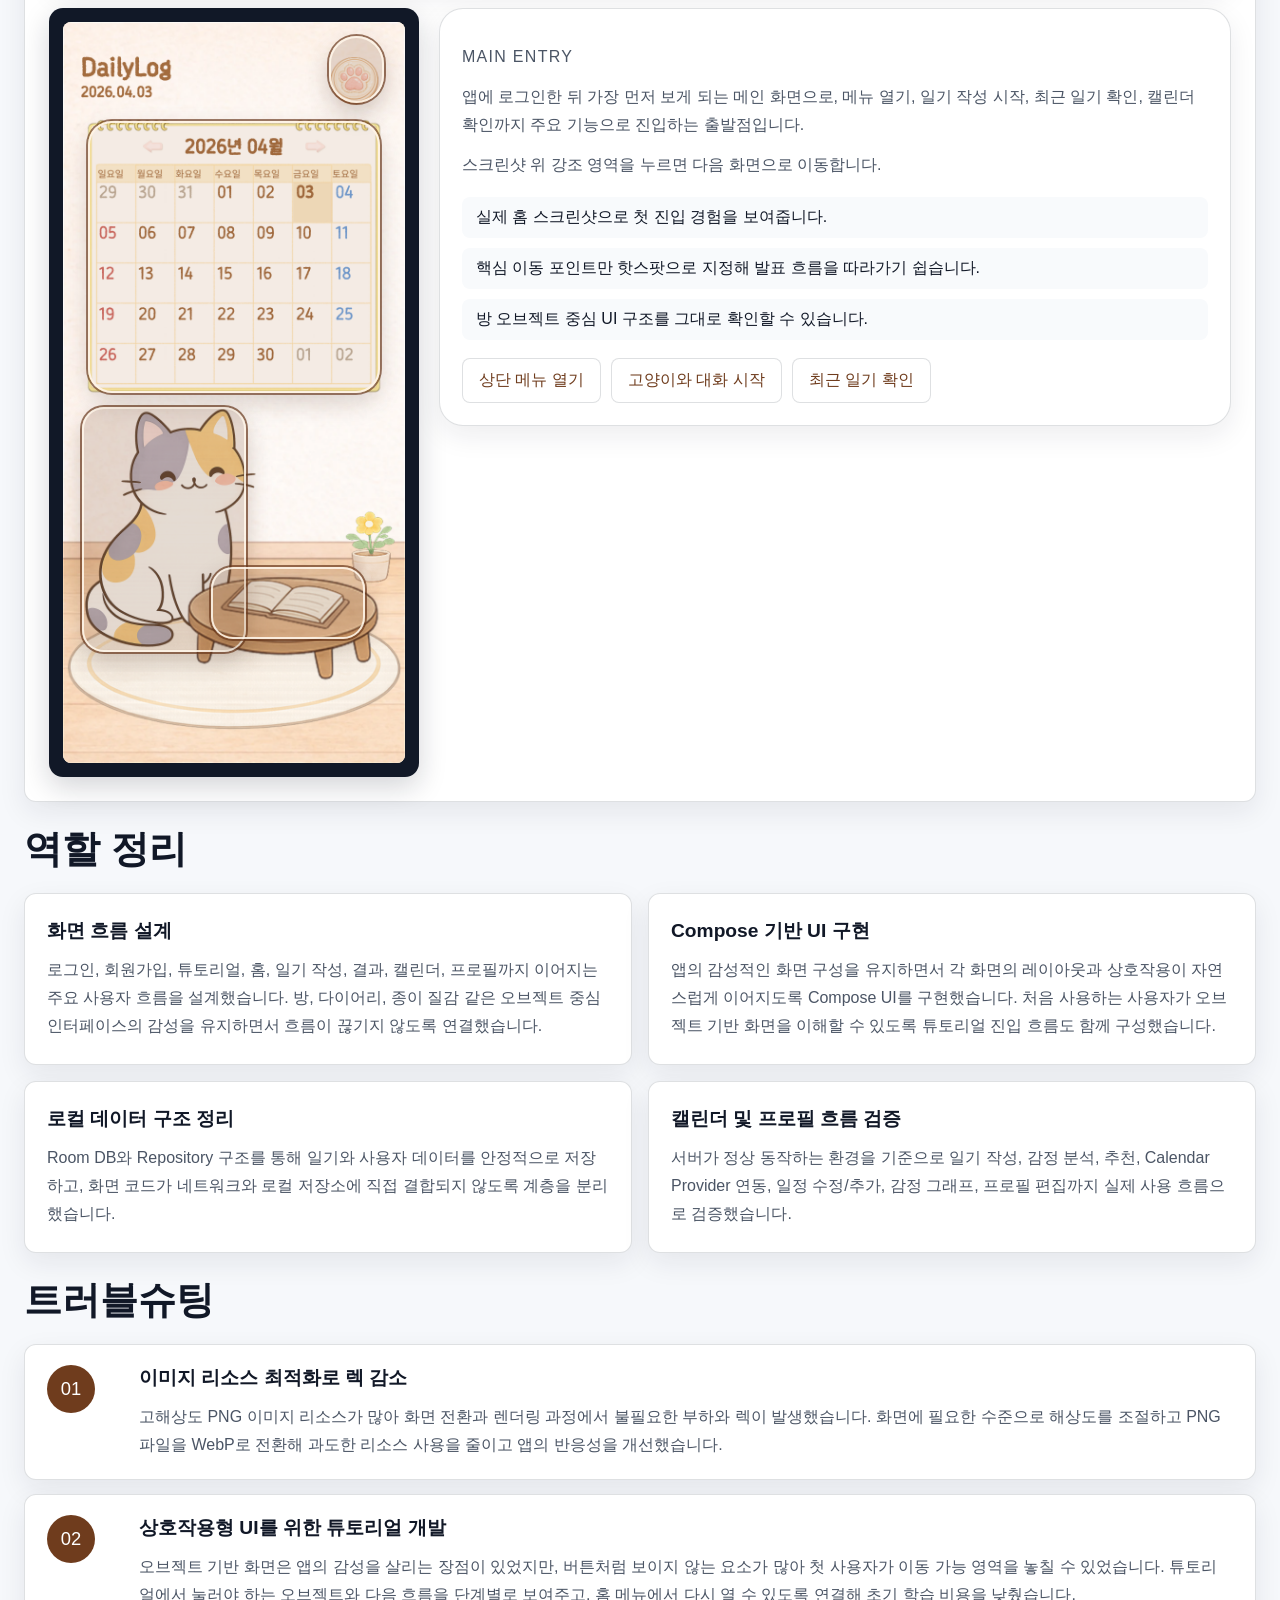
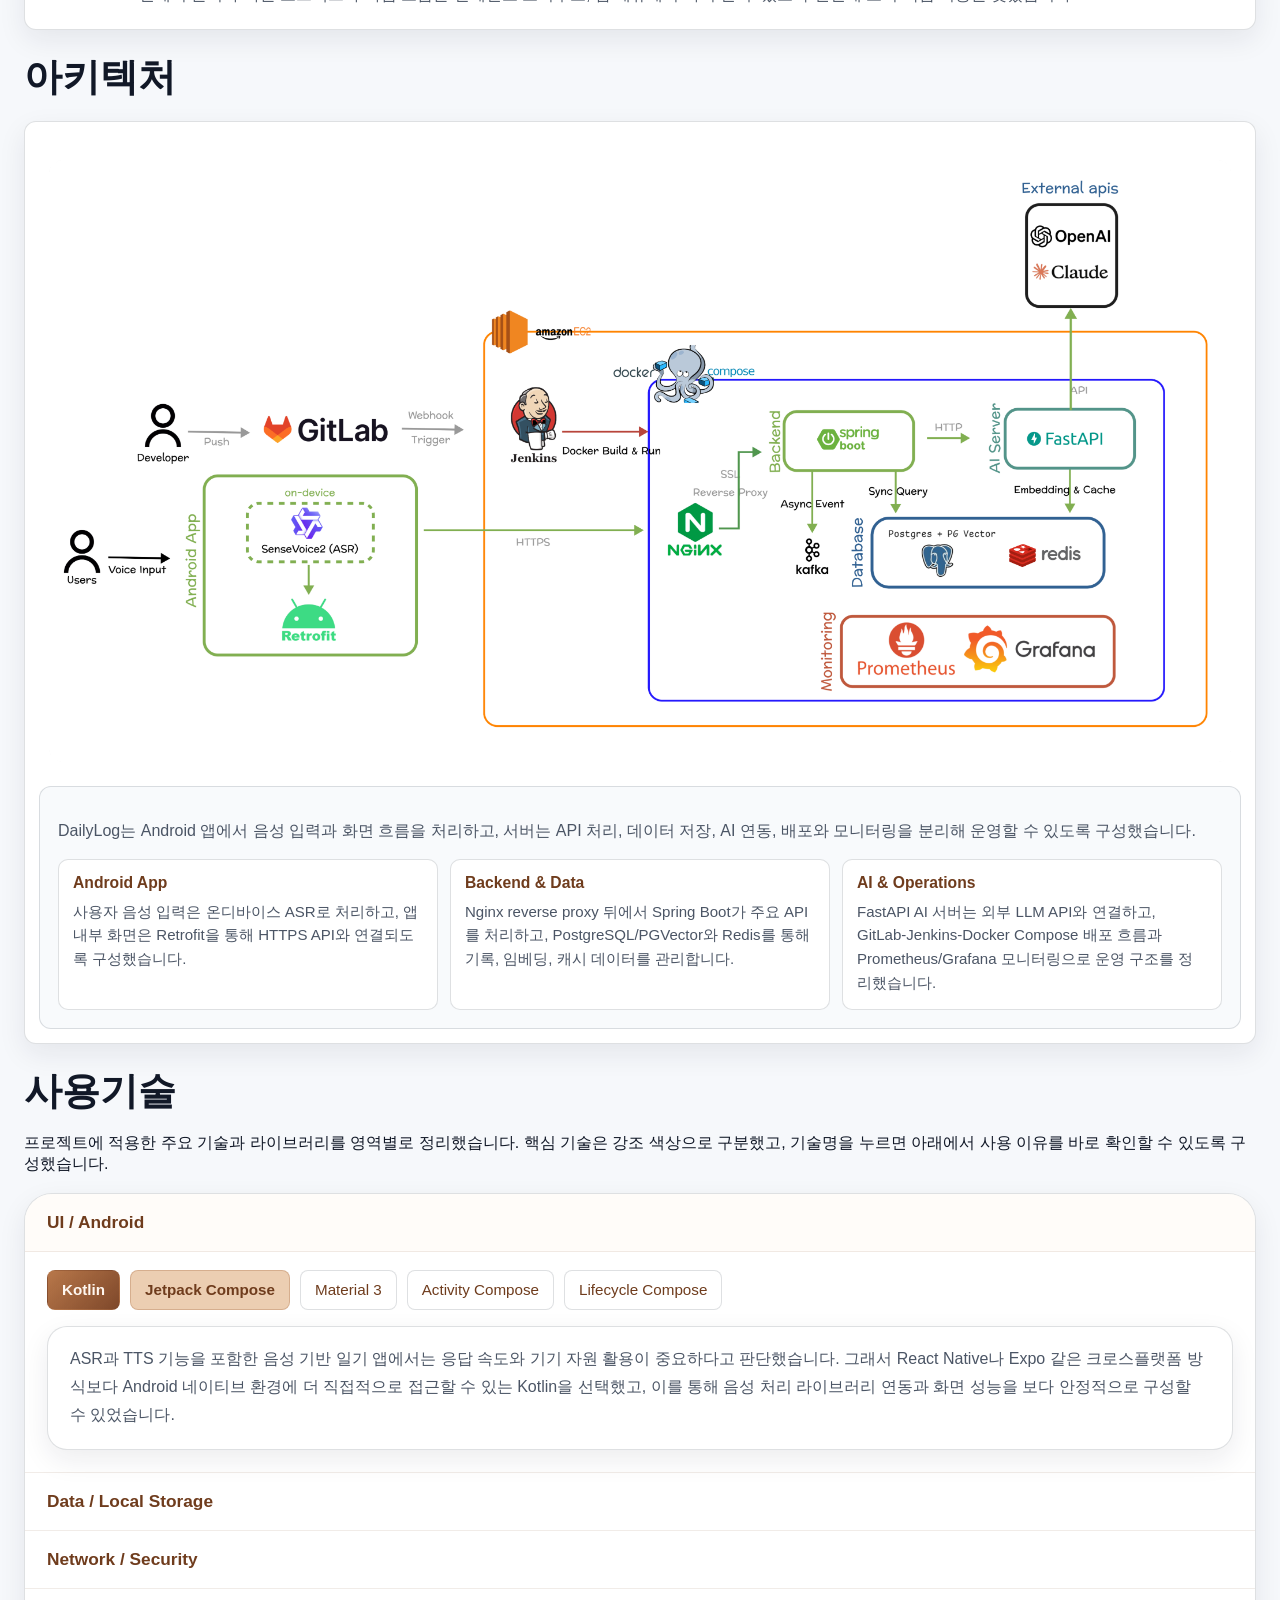
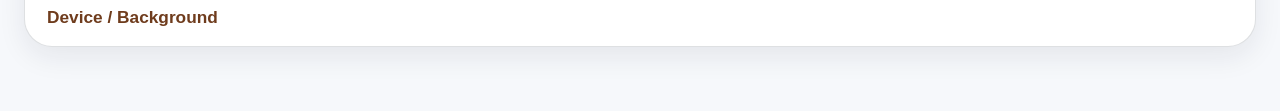
<file: dailylog-portfolio/index.html>
<!DOCTYPE html>
<html lang="ko">
<head>
  <meta charset="UTF-8">
  <meta name="viewport" content="width=device-width, initial-scale=1.0">
  <title>DailyLog Portfolio</title>
  <link rel="stylesheet" href="./styles.css">
</head>
<body>
  <div class="page-shell">
    <a class="back-link" href="../index.html">← Back</a>
    <header class="hero">
      <div class="hero-copy">
        <div class="language-switch" aria-label="Language switcher">
          <button class="lang-button is-active" type="button" data-lang="ko">KO</button>
          <button class="lang-button" type="button" data-lang="en">EN</button>
          <button class="lang-button" type="button" data-lang="ja">JP</button>
        </div>
        <div class="theme-switch" aria-label="Theme switcher">
          <button class="theme-toggle is-active" type="button" aria-label="테마: 주간"></button>
        </div>
        <p class="eyebrow">Emotion Diary Android Project</p>
        <h1>DailyLog</h1>
        <span class="award-badge" id="dailylog-award-label">3등 수상</span>
        <p class="hero-summary">
          STT/TTS 기반 일기 작성 애플리케이션 프로젝트입니다.
        </p>
        <div class="hero-actions">
          <a class="primary-link" href="#screens">화면 보기</a>
          <a class="secondary-link" href="#architecture">구조 보기</a>
        </div>
      </div>

      <div class="hero-card">
        <p class="hero-card-label">Project Snapshot</p>
        <div class="stat-grid">
          <article class="stat-card">
            <span class="stat-value">Android</span>
            <span class="stat-label">Jetpack Compose UI</span>
          </article>
          <article class="stat-card">
            <span class="stat-value">Diary</span>
            <span class="stat-label">감정 기록과 결과 화면 구성</span>
          </article>
          <article class="stat-card">
            <span class="stat-value">Calendar</span>
            <span class="stat-label">Calendar Provider 유지</span>
          </article>
          <article class="stat-card">
            <span class="stat-value">Flow</span>
            <span class="stat-label">실사용 흐름 기반 화면 구성</span>
          </article>
          <article class="stat-card">
            <span class="stat-value">2026.02 - 2026.04</span>
            <span class="stat-label">진행 기간</span>
          </article>
        </div>
      </div>
    </header>

    <main>
      <section class="section intro-strip" id="overview">
        <article class="panel">
          <h2>문제 정의</h2>
          <p>
            모두가 중요성을 느끼는 하루의 정리를 대화 기반으로 더 간단하게 기록하고,
            그 결과를 바탕으로 일정 추천과 일정 관리까지 자연스럽게 이어질 수 있는 경험을 만들고자 했습니다.
          </p>
        </article>
        <article class="panel">
          <h2>핵심 구현 포인트</h2>
          <p>
            Compose 기반 화면 설계, Repository 계층 정리, Room DB 기반 로컬 데이터 저장, 캘린더 프로바이더 연동 유지,
            결과 페이지와 프로필 그래프 흐름 검증을 중심으로 작업했습니다.
          </p>
        </article>
      </section>

      <section class="section" id="highlights">
        <div class="section-heading">
          <h2>프로젝트 핵심 기능</h2>
        </div>
        <div class="feature-grid">
          <article class="feature-card">
            <span class="feature-icon">01</span>
            <h3>일기 작성</h3>
            <p>질문형 흐름을 따라 하루의 감정과 상황을 기록하고, 결과 화면까지 자연스럽게 이어지도록 구성했습니다.</p>
          </article>
          <article class="feature-card">
            <span class="feature-icon">02</span>
            <h3>일기 기반 감정 분석</h3>
            <p>작성한 일기 내용을 바탕으로 감정 결과를 분석하고, 사용자가 자신의 하루를 돌아볼 수 있도록 피드백을 제공합니다.</p>
          </article>
          <article class="feature-card">
            <span class="feature-icon">03</span>
            <h3>감정 기반 일정 추천</h3>
            <p>분석된 감정 결과를 바탕으로 추천 활동을 제안하고, 이를 일정과 연결해 다음 행동으로 이어질 수 있게 했습니다.</p>
          </article>
          <article class="feature-card">
            <span class="feature-icon">04</span>
            <h3>캘린더 연동</h3>
            <p>앱 내부 기록과 기기 Calendar Provider 이벤트를 함께 보여주어 감정 기록과 일정 관리를 한 흐름으로 연결합니다.</p>
          </article>
        </div>
      </section>

      <section class="section" id="screens">
        <div class="section-heading">
          <h2>화면구성</h2>
        </div>
        <div class="flow-layout">
          <section class="flow-stage panel">
            <div class="flow-preview-shell">
              <div class="flow-nav-panel">
                <h3 id="flow-title" class="visually-hidden">홈</h3>
                <div class="flow-title-sequence" id="flow-title-sequence" aria-label="현재 화면 순차 경로"></div>
              </div>
              <div class="flow-content-row">
                <div class="phone-frame">
                  <div class="phone-screen phone-screen-demo" id="flow-stage-canvas" aria-live="polite"></div>
                </div>
                <article class="flow-detail-card">
                  <p class="flow-screen-type" id="flow-type">Main Entry</p>
                  <p class="flow-description" id="flow-description">
                    사용자는 홈 화면에서 오늘의 기록 상태를 보고, 고양이와 상호작용하거나 메뉴를 열어 다음 화면으로 이동합니다.
                  </p>
                  <p class="flow-interaction-hint" id="flow-hint">
                    화면 안의 강조된 버튼을 직접 눌러도 같은 흐름으로 이동합니다.
                  </p>
                  <ul class="flat-list flow-points" id="flow-points"></ul>
                  <div class="flow-actions" id="flow-actions"></div>
                </article>
              </div>
            </div>
          </section>
        </div>
      </section>

      <section class="section" id="role">
        <div class="section-heading">
          <h2>역할 정리</h2>
        </div>
        <div class="feature-grid">
          <article class="feature-card">
            <h3>화면 흐름 설계</h3>
            <p>로그인, 회원가입, 튜토리얼, 홈, 일기 작성, 결과, 캘린더, 프로필까지 이어지는 주요 사용자 흐름을 설계했습니다. 방, 다이어리, 종이 질감 같은 오브젝트 중심 인터페이스의 감성을 유지하면서 흐름이 끊기지 않도록 연결했습니다.</p>
          </article>
          <article class="feature-card">
            <h3>Compose 기반 UI 구현</h3>
            <p>앱의 감성적인 화면 구성을 유지하면서 각 화면의 레이아웃과 상호작용이 자연스럽게 이어지도록 Compose UI를 구현했습니다. 처음 사용하는 사용자가 오브젝트 기반 화면을 이해할 수 있도록 튜토리얼 진입 흐름도 함께 구성했습니다.</p>
          </article>
          <article class="feature-card">
            <h3>로컬 데이터 구조 정리</h3>
            <p>Room DB와 Repository 구조를 통해 일기와 사용자 데이터를 안정적으로 저장하고, 화면 코드가 네트워크와 로컬 저장소에 직접 결합되지 않도록 계층을 분리했습니다.</p>
          </article>
          <article class="feature-card">
            <h3>캘린더 및 프로필 흐름 검증</h3>
            <p>서버가 정상 동작하는 환경을 기준으로 일기 작성, 감정 분석, 추천, Calendar Provider 연동, 일정 수정/추가, 감정 그래프, 프로필 편집까지 실제 사용 흐름으로 검증했습니다.</p>
          </article>
        </div>
      </section>

      <section class="section" id="troubleshooting">
        <div class="section-heading">
          <h2>트러블슈팅</h2>
        </div>
        <div class="timeline">
          <article class="timeline-item">
            <span class="timeline-index">01</span>
            <div>
              <h3>이미지 리소스 최적화로 렉 감소</h3>
              <p>고해상도 PNG 이미지 리소스가 많아 화면 전환과 렌더링 과정에서 불필요한 부하와 렉이 발생했습니다. 화면에 필요한 수준으로 해상도를 조절하고 PNG 파일을 WebP로 전환해 과도한 리소스 사용을 줄이고 앱의 반응성을 개선했습니다.</p>
            </div>
          </article>
          <article class="timeline-item">
            <span class="timeline-index">02</span>
            <div>
              <h3>상호작용형 UI를 위한 튜토리얼 개발</h3>
              <p>오브젝트 기반 화면은 앱의 감성을 살리는 장점이 있었지만, 버튼처럼 보이지 않는 요소가 많아 첫 사용자가 이동 가능 영역을 놓칠 수 있었습니다. 튜토리얼에서 눌러야 하는 오브젝트와 다음 흐름을 단계별로 보여주고, 홈 메뉴에서 다시 열 수 있도록 연결해 초기 학습 비용을 낮췄습니다.</p>
            </div>
          </article>
        </div>
      </section>

      <section class="section architecture-section" id="architecture">
        <div class="section-heading">
          <h2>아키텍처</h2>
        </div>
        <div class="architecture-layout">
          <article class="panel architecture-panel">
            <figure class="architecture-figure">
              <img
                src="../dailylog-screenshots/dailylog_architecture_overview.png"
                alt="DailyLog Android 앱, EC2 서버, AI 서버, 데이터베이스, 외부 API 연결 아키텍처"
              >
            </figure>
            <div class="architecture-copy">
              <p class="architecture-summary">
                DailyLog는 Android 앱에서 음성 입력과 화면 흐름을 처리하고, 서버는 API 처리, 데이터 저장, AI 연동, 배포와 모니터링을 분리해 운영할 수 있도록 구성했습니다.
              </p>
              <ul class="architecture-notes" aria-label="DailyLog 아키텍처 설명">
                <li>
                  <strong>Android App</strong>
                  <span>사용자 음성 입력은 온디바이스 ASR로 처리하고, 앱 내부 화면은 Retrofit을 통해 HTTPS API와 연결되도록 구성했습니다.</span>
                </li>
                <li>
                  <strong>Backend & Data</strong>
                  <span>Nginx reverse proxy 뒤에서 Spring Boot가 주요 API를 처리하고, PostgreSQL/PGVector와 Redis를 통해 기록, 임베딩, 캐시 데이터를 관리합니다.</span>
                </li>
                <li>
                  <strong>AI & Operations</strong>
                  <span>FastAPI AI 서버는 외부 LLM API와 연결하고, GitLab-Jenkins-Docker Compose 배포 흐름과 Prometheus/Grafana 모니터링으로 운영 구조를 정리했습니다.</span>
                </li>
              </ul>
            </div>
          </article>
        </div>
      </section>

      <section class="section" id="stack">
        <div class="section-heading">
          <h2>사용기술</h2>
          <p>
            프로젝트에 적용한 주요 기술과 라이브러리를 영역별로 정리했습니다.
            핵심 기술은 강조 색상으로 구분했고, 기술명을 누르면 아래에서 사용 이유를 바로 확인할 수 있도록 구성했습니다.
          </p>
        </div>

        <div class="stack-shell">
          <details class="stack-group" open>
            <summary>UI / Android</summary>
            <div class="stack-content">
              <div class="stack-chip-row">
                <button class="stack-chip is-highlight is-active" type="button" data-reason-target="reason-kotlin">Kotlin</button>
                <button class="stack-chip is-highlight" type="button" data-reason-target="reason-compose">Jetpack Compose</button>
                <button class="stack-chip" type="button" data-reason-target="reason-material3">Material 3</button>
                <button class="stack-chip" type="button" data-reason-target="reason-activity-compose">Activity Compose</button>
                <button class="stack-chip" type="button" data-reason-target="reason-lifecycle-compose">Lifecycle Compose</button>
              </div>
              <div class="stack-reason-display">
                <article class="stack-reason-panel is-active" id="reason-kotlin">
                  <p>ASR과 TTS 기능을 포함한 음성 기반 일기 앱에서는 응답 속도와 기기 자원 활용이 중요하다고 판단했습니다. 그래서 React Native나 Expo 같은 크로스플랫폼 방식보다 Android 네이티브 환경에 더 직접적으로 접근할 수 있는 Kotlin을 선택했고, 이를 통해 음성 처리 라이브러리 연동과 화면 성능을 보다 안정적으로 구성할 수 있었습니다.</p>
                </article>
                <article class="stack-reason-panel" id="reason-compose">
                  <p>오브젝트 중심의 커스텀 UI를 빠르게 구성하고, 화면 상태 변화에 따라 로그인, 홈, 일기, 캘린더, 프로필 흐름을 일관되게 관리하기 위해 사용했습니다.</p>
                </article>
                <article class="stack-reason-panel" id="reason-material3">
                  <p>Compose 기반 UI에서 기본 컴포넌트와 상호작용 패턴을 안정적으로 활용하면서, 프로젝트 톤에 맞게 커스터마이징하기 위해 사용했습니다.</p>
                </article>
                <article class="stack-reason-panel" id="reason-activity-compose">
                  <p>Android Activity 진입점에서 Compose 화면을 자연스럽게 연결하고 앱의 시작 구조를 간결하게 유지하기 위해 사용했습니다.</p>
                </article>
                <article class="stack-reason-panel" id="reason-lifecycle-compose">
                  <p>화면 상태와 라이프사이클 변화를 Compose 화면 안에서 안정적으로 반영해 화면 전환과 상태 관리를 자연스럽게 처리하기 위해 사용했습니다.</p>
                </article>
              </div>
            </div>
          </details>

          <details class="stack-group">
            <summary>Data / Local Storage</summary>
            <div class="stack-content">
              <div class="stack-chip-row">
                <button class="stack-chip is-highlight" type="button" data-reason-target="reason-room">Room DB</button>
                <button class="stack-chip" type="button" data-reason-target="reason-repository">Repository Pattern</button>
                <button class="stack-chip" type="button" data-reason-target="reason-serialization">Kotlin Serialization</button>
                <button class="stack-chip" type="button" data-reason-target="reason-jackson">Jackson Kotlin</button>
              </div>
              <div class="stack-reason-display">
                <article class="stack-reason-panel" id="reason-room">
                  <p>일기와 사용자 정보를 로컬에 안정적으로 저장하고, 화면 코드가 직접 데이터 저장소를 다루지 않도록 Repository 계층과 함께 구조를 분리하기 위해 사용했습니다.</p>
                </article>
                <article class="stack-reason-panel" id="reason-repository">
                  <p>화면과 데이터 소스를 분리해 네트워크, 로컬 DB, 기기 기능을 한 계층에서 정리하고 화면 코드의 결합도를 낮추기 위해 적용했습니다.</p>
                </article>
                <article class="stack-reason-panel" id="reason-serialization">
                  <p>앱 내부에서 사용하는 데이터 구조를 직렬화하고 상태나 응답 값을 Kotlin 코드 중심으로 다루기 위해 사용했습니다.</p>
                </article>
                <article class="stack-reason-panel" id="reason-jackson">
                  <p>서버 응답 데이터를 Kotlin 객체로 안정적으로 변환하고 Retrofit과 함께 API 응답 처리를 구성하기 위해 사용했습니다.</p>
                </article>
              </div>
            </div>
          </details>

          <details class="stack-group">
            <summary>Network / Security</summary>
            <div class="stack-content">
              <div class="stack-chip-row">
                <button class="stack-chip is-highlight" type="button" data-reason-target="reason-retrofit">Retrofit</button>
                <button class="stack-chip is-highlight" type="button" data-reason-target="reason-okhttp">OkHttp</button>
                <button class="stack-chip" type="button" data-reason-target="reason-logging">Logging Interceptor</button>
                <button class="stack-chip" type="button" data-reason-target="reason-security">Android Security Crypto</button>
              </div>
              <div class="stack-reason-display">
                <article class="stack-reason-panel" id="reason-retrofit">
                  <p>서버와의 API 통신을 인터페이스 기반으로 명확하게 분리하고, 응답 처리 구조를 일관되게 관리하기 위해 사용했습니다.</p>
                </article>
                <article class="stack-reason-panel" id="reason-okhttp">
                  <p>네트워크 요청과 응답 흐름을 안정적으로 처리하고, 인터셉터를 통해 통신 과정을 확장할 수 있도록 구성하기 위해 사용했습니다.</p>
                </article>
                <article class="stack-reason-panel" id="reason-logging">
                  <p>API 요청과 응답 로그를 확인해 서버 연동 과정에서 발생하는 문제를 빠르게 점검하고 디버깅하기 위해 사용했습니다.</p>
                </article>
                <article class="stack-reason-panel" id="reason-security">
                  <p>앱에서 다루는 민감한 정보와 인증 관련 데이터를 더 안전하게 저장하기 위한 보안 계층으로 활용했습니다.</p>
                </article>
              </div>
            </div>
          </details>

          <details class="stack-group">
            <summary>Device / Background</summary>
            <div class="stack-content">
              <div class="stack-chip-row">
                <button class="stack-chip is-highlight" type="button" data-reason-target="reason-calendar-provider">Calendar Provider</button>
                <button class="stack-chip" type="button" data-reason-target="reason-workmanager">WorkManager</button>
                <button class="stack-chip" type="button" data-reason-target="reason-sherpa">Sherpa ONNX</button>
              </div>
              <div class="stack-reason-display">
                <article class="stack-reason-panel" id="reason-calendar-provider">
                  <p>감정 기록과 실제 기기 일정을 연결해 사용자가 앱 내부 기록과 일정 관리를 한 화면 흐름 안에서 함께 확인할 수 있도록 하기 위해 사용했습니다.</p>
                </article>
                <article class="stack-reason-panel" id="reason-workmanager">
                  <p>백그라운드 작업이나 지연 실행이 필요한 기능을 Android 환경에 맞게 안정적으로 처리하기 위해 사용했습니다.</p>
                </article>
                <article class="stack-reason-panel" id="reason-sherpa">
                  <p>앱 내 음성 처리 기능을 지원하기 위한 라이브러리로 활용해 음성 기반 입력 흐름을 구현할 수 있도록 구성했습니다.</p>
                </article>
              </div>
            </div>
          </details>
        </div>
      </section>
    </main>
  </div>

  <script src="./app.js"></script>
</body>
</html>
</file>
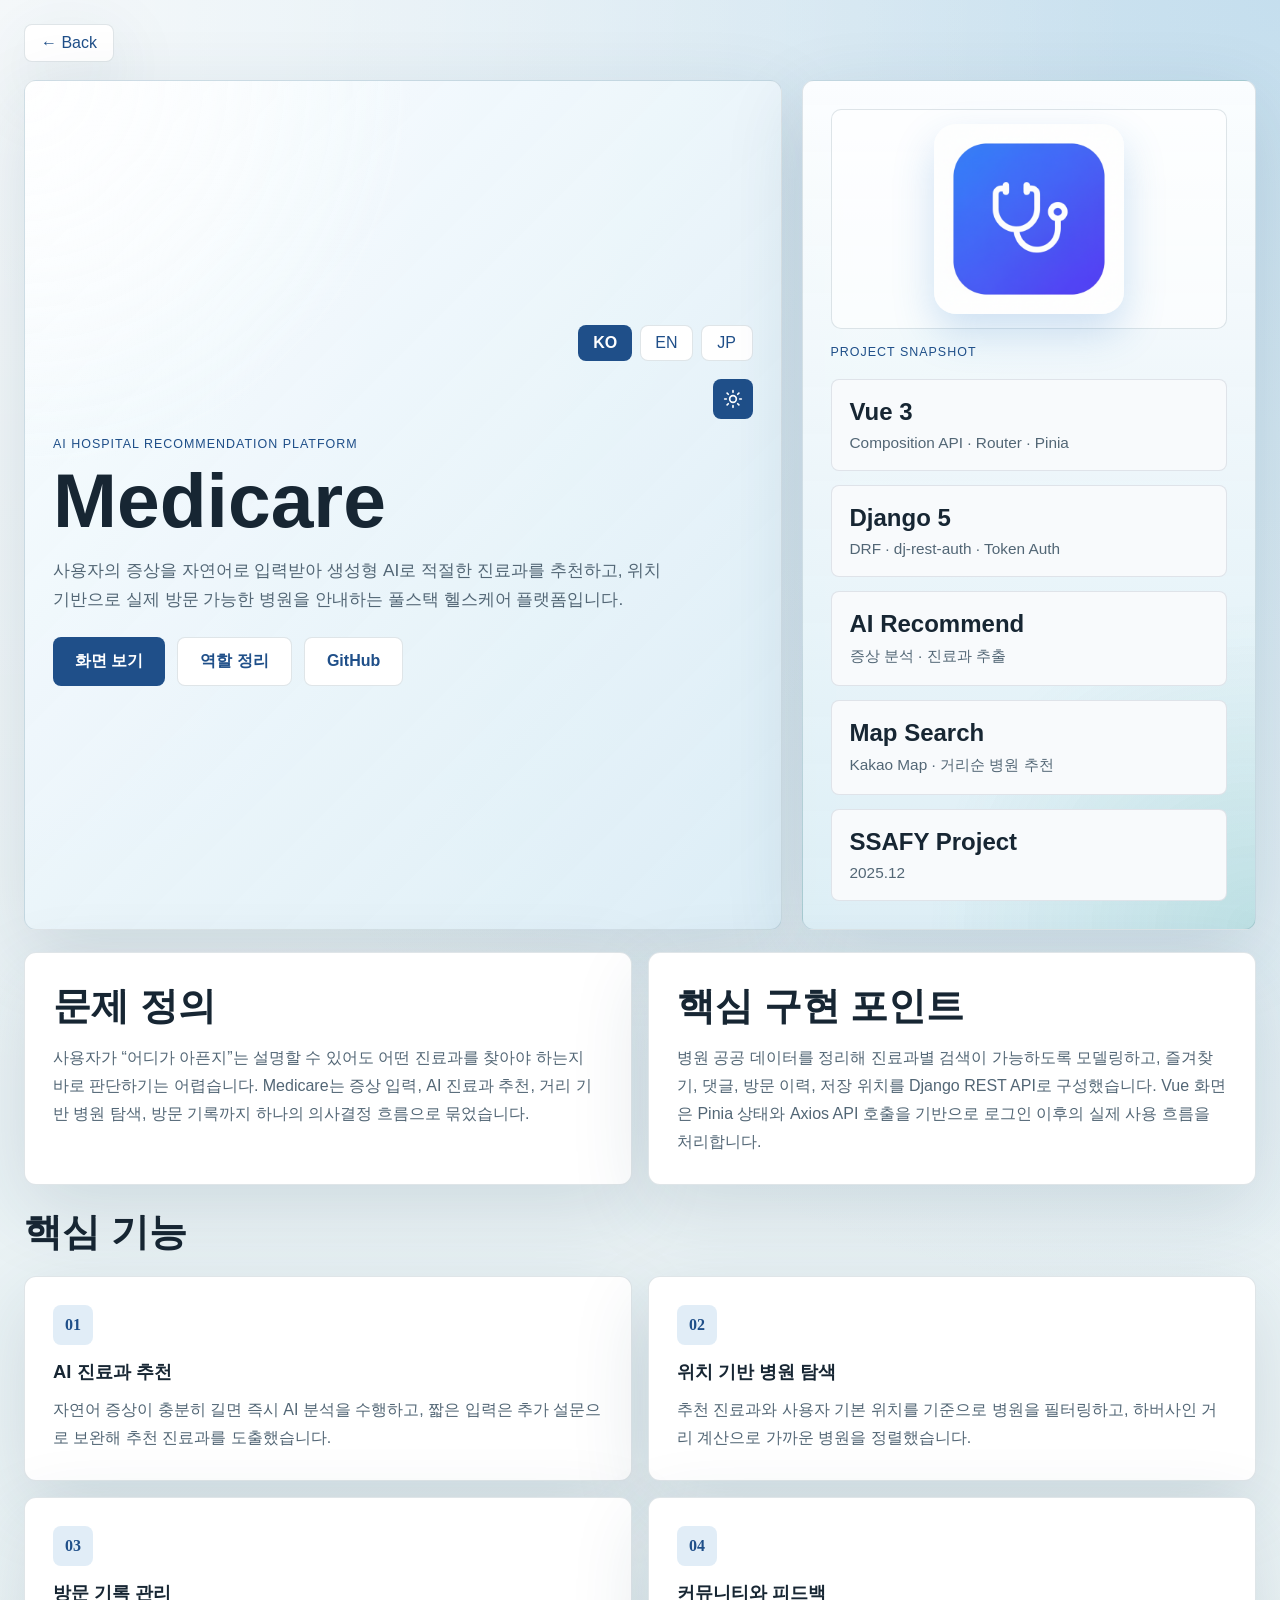
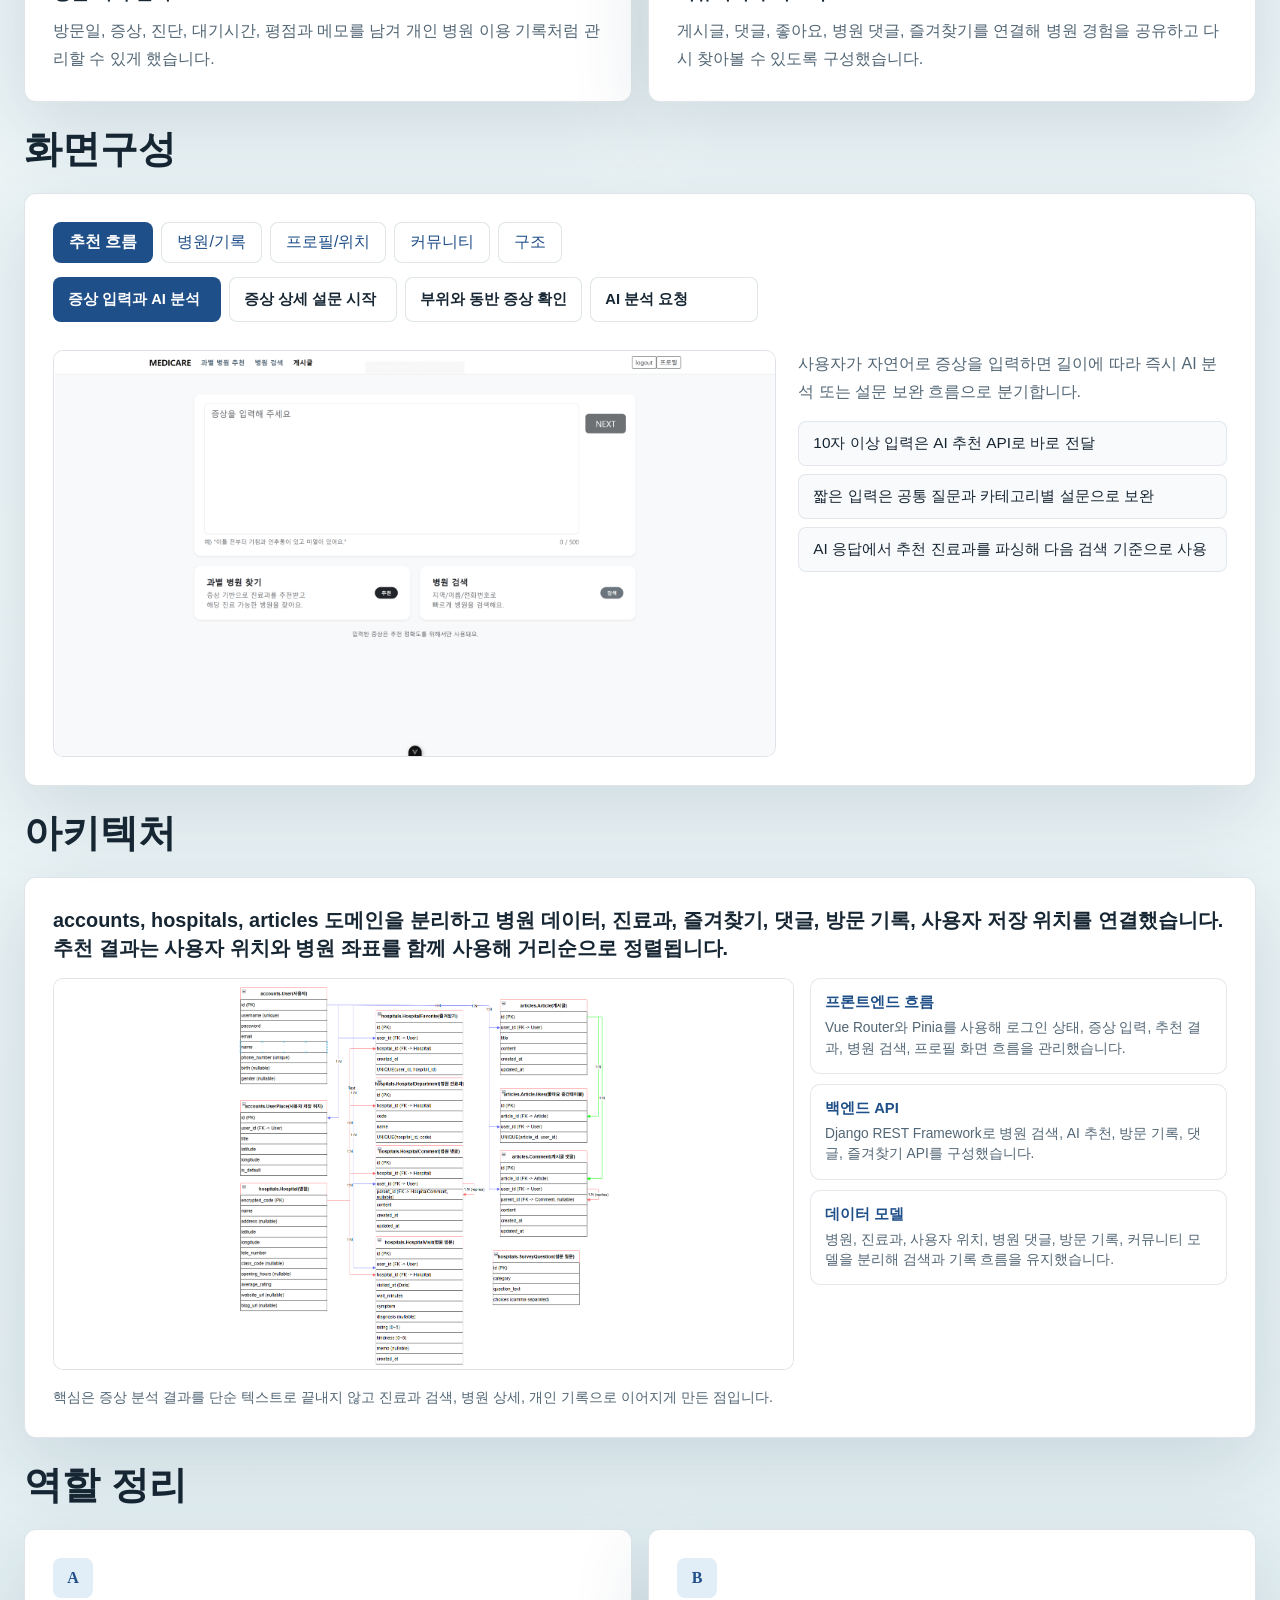
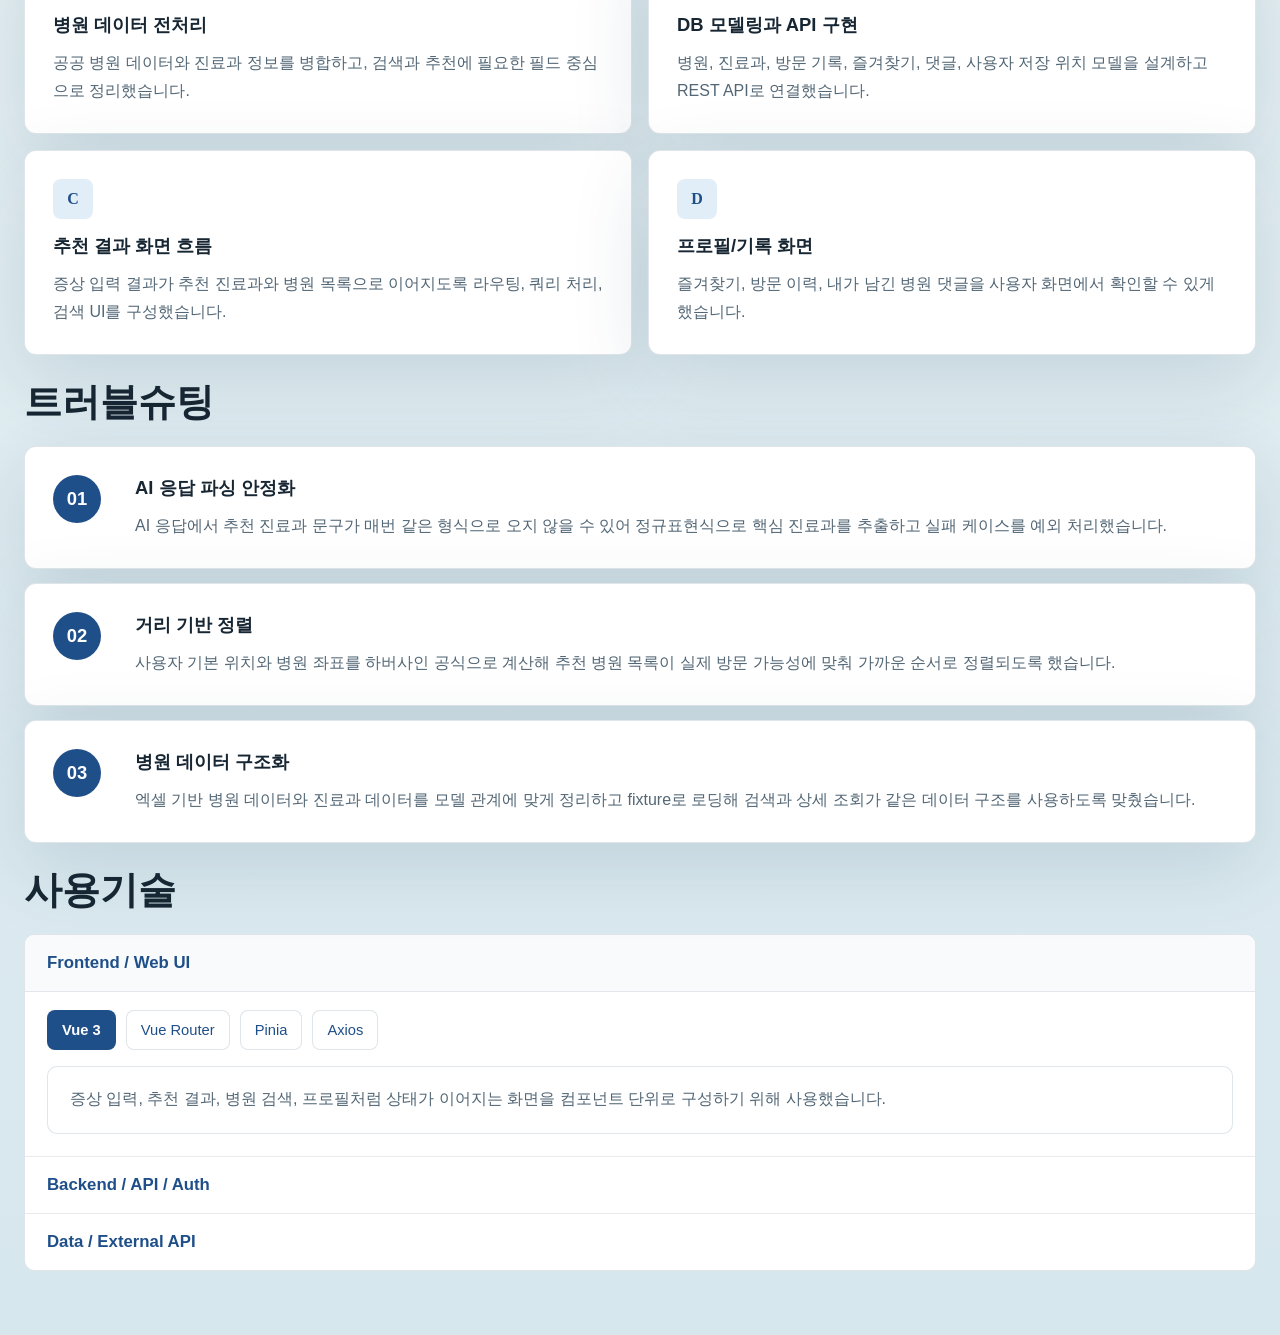
<file: medicare-portfolio/index.html>
<!DOCTYPE html>
<html lang="ko">
<head>
  <meta charset="UTF-8">
  <meta name="viewport" content="width=device-width, initial-scale=1.0">
  <title>Medicare Portfolio</title>
  <link rel="stylesheet" href="./styles.css">
</head>
<body>
  <div class="page-shell">
    <a class="back-link" href="../index.html">← Back</a>

    <header class="hero">
      <div class="hero-copy">
        <div class="language-switch" aria-label="Language switcher">
          <button class="lang-button is-active" type="button" data-lang="ko">KO</button>
          <button class="lang-button" type="button" data-lang="en">EN</button>
          <button class="lang-button" type="button" data-lang="ja">JP</button>
        </div>
        <div class="theme-switch" aria-label="Theme switcher">
          <button class="theme-toggle is-active" type="button" aria-label="테마: 주간"></button>
        </div>
        <p class="eyebrow" id="eyebrow">AI Hospital Recommendation Platform</p>
        <h1>Medicare</h1>
        <p class="hero-summary" id="hero-summary">
          사용자의 증상을 자연어로 입력받아 생성형 AI로 적절한 진료과를 추천하고, 위치 기반으로 실제 방문 가능한 병원을 안내하는 풀스택 헬스케어 플랫폼입니다.
        </p>
        <div class="hero-actions">
          <a class="primary-link" href="#screens" id="hero-link-screens">화면 보기</a>
          <a class="secondary-link" href="#role" id="hero-link-role">역할 정리</a>
          <a class="secondary-link" href="https://github.com/guson401/find_medical" target="_blank" rel="noopener">GitHub</a>
        </div>
      </div>

      <aside class="hero-panel">
        <div class="project-logo-card">
          <img src="../medicare-screenshots/logo.png" alt="Medicare logo">
        </div>
        <p class="panel-label" id="snapshot-label">Project Snapshot</p>
        <div class="hero-stat-grid">
          <article class="hero-stat">
            <span class="hero-stat-value">Vue 3</span>
            <span class="hero-stat-label" id="snapshot-front">Composition API · Router · Pinia</span>
          </article>
          <article class="hero-stat">
            <span class="hero-stat-value">Django 5</span>
            <span class="hero-stat-label" id="snapshot-back">DRF · dj-rest-auth · Token Auth</span>
          </article>
          <article class="hero-stat">
            <span class="hero-stat-value">AI Recommend</span>
            <span class="hero-stat-label" id="snapshot-ai">증상 분석 · 진료과 추출</span>
          </article>
          <article class="hero-stat">
            <span class="hero-stat-value">Map Search</span>
            <span class="hero-stat-label" id="snapshot-map">Kakao Map · 거리순 병원 추천</span>
          </article>
          <article class="hero-stat">
            <span class="hero-stat-value">SSAFY Project</span>
            <span class="hero-stat-label" id="snapshot-period">2025.12</span>
          </article>
        </div>
      </aside>
    </header>

    <main>
      <section class="section intro-grid" id="overview">
        <article class="section-card">
          <h2 id="overview-title">문제 정의</h2>
          <p id="overview-copy">
            사용자가 “어디가 아픈지”는 설명할 수 있어도 어떤 진료과를 찾아야 하는지 바로 판단하기는 어렵습니다. Medicare는 증상 입력, AI 진료과 추천, 거리 기반 병원 탐색, 방문 기록까지 하나의 의사결정 흐름으로 묶었습니다.
          </p>
        </article>
        <article class="section-card accent-card">
          <h2 id="value-title">핵심 구현 포인트</h2>
          <p id="value-copy">
            병원 공공 데이터를 정리해 진료과별 검색이 가능하도록 모델링하고, 즐겨찾기, 댓글, 방문 이력, 저장 위치를 Django REST API로 구성했습니다. Vue 화면은 Pinia 상태와 Axios API 호출을 기반으로 로그인 이후의 실제 사용 흐름을 처리합니다.
          </p>
        </article>
      </section>

      <section class="section" id="highlights">
        <div class="section-heading">
          <h2 id="highlights-title">핵심 기능</h2>
        </div>
        <div class="feature-grid">
          <article class="feature-card">
            <span class="feature-icon">01</span>
            <h3 id="feature-1-title">AI 진료과 추천</h3>
            <p id="feature-1-copy">자연어 증상이 충분히 길면 즉시 AI 분석을 수행하고, 짧은 입력은 추가 설문으로 보완해 추천 진료과를 도출했습니다.</p>
          </article>
          <article class="feature-card">
            <span class="feature-icon">02</span>
            <h3 id="feature-2-title">위치 기반 병원 탐색</h3>
            <p id="feature-2-copy">추천 진료과와 사용자 기본 위치를 기준으로 병원을 필터링하고, 하버사인 거리 계산으로 가까운 병원을 정렬했습니다.</p>
          </article>
          <article class="feature-card">
            <span class="feature-icon">03</span>
            <h3 id="feature-3-title">방문 기록 관리</h3>
            <p id="feature-3-copy">방문일, 증상, 진단, 대기시간, 평점과 메모를 남겨 개인 병원 이용 기록처럼 관리할 수 있게 했습니다.</p>
          </article>
          <article class="feature-card">
            <span class="feature-icon">04</span>
            <h3 id="feature-4-title">커뮤니티와 피드백</h3>
            <p id="feature-4-copy">게시글, 댓글, 좋아요, 병원 댓글, 즐겨찾기를 연결해 병원 경험을 공유하고 다시 찾아볼 수 있도록 구성했습니다.</p>
          </article>
        </div>
      </section>

      <section class="section screens-section" id="screens">
        <div class="section-heading">
          <h2 id="screens-title">화면구성</h2>
        </div>

        <div class="screen-explorer">
          <section class="screen-preview">
            <div class="screen-nav-panel">
              <div class="screen-filter-group" id="screen-filter-group" aria-label="화면 카테고리"></div>
              <div class="screen-list" id="screen-list" aria-label="화면 목록"></div>
            </div>

            <div class="screen-preview-body">
              <div class="screen-media-column">
                <div class="screen-image-frame">
                  <img id="screen-image" src="../medicare-screenshots/main.png" alt="Medicare symptom input screen">
                </div>
              </div>
              <div class="screen-copy">
                <p id="screen-description"></p>
                <ul class="flat-list screen-points" id="screen-points"></ul>
              </div>
            </div>
          </section>
        </div>
      </section>

      <section class="section" id="architecture">
        <div class="section-heading">
          <h2 id="architecture-title">아키텍처</h2>
        </div>
        <article class="architecture-card">
          <p class="architecture-lead" id="architecture-lead">
            accounts, hospitals, articles 도메인을 분리하고 병원 데이터, 진료과, 즐겨찾기, 댓글, 방문 기록, 사용자 저장 위치를 연결했습니다. 추천 결과는 사용자 위치와 병원 좌표를 함께 사용해 거리순으로 정렬됩니다.
          </p>
          <figure class="architecture-figure">
            <img src="../medicare-screenshots/erd.png" alt="Medicare ERD">
          </figure>
          <div class="architecture-explain">
            <article>
              <h3 id="architecture-front-title">프론트엔드 흐름</h3>
              <p id="architecture-front-copy">Vue Router와 Pinia를 사용해 로그인 상태, 증상 입력, 추천 결과, 병원 검색, 프로필 화면 흐름을 관리했습니다.</p>
            </article>
            <article>
              <h3 id="architecture-back-title">백엔드 API</h3>
              <p id="architecture-back-copy">Django REST Framework로 병원 검색, AI 추천, 방문 기록, 댓글, 즐겨찾기 API를 구성했습니다.</p>
            </article>
            <article>
              <h3 id="architecture-data-title">데이터 모델</h3>
              <p id="architecture-data-copy">병원, 진료과, 사용자 위치, 병원 댓글, 방문 기록, 커뮤니티 모델을 분리해 검색과 기록 흐름을 유지했습니다.</p>
            </article>
          </div>
          <p class="architecture-caption" id="architecture-caption">
            핵심은 증상 분석 결과를 단순 텍스트로 끝내지 않고 진료과 검색, 병원 상세, 개인 기록으로 이어지게 만든 점입니다.
          </p>
        </article>
      </section>

      <section class="section" id="role">
        <div class="section-heading">
          <h2 id="role-title">역할 정리</h2>
        </div>
        <div class="feature-grid">
          <article class="feature-card">
            <span class="feature-icon">A</span>
            <h3 id="role-1-title">병원 데이터 전처리</h3>
            <p id="role-1-copy">공공 병원 데이터와 진료과 정보를 병합하고, 검색과 추천에 필요한 필드 중심으로 정리했습니다.</p>
          </article>
          <article class="feature-card">
            <span class="feature-icon">B</span>
            <h3 id="role-2-title">DB 모델링과 API 구현</h3>
            <p id="role-2-copy">병원, 진료과, 방문 기록, 즐겨찾기, 댓글, 사용자 저장 위치 모델을 설계하고 REST API로 연결했습니다.</p>
          </article>
          <article class="feature-card">
            <span class="feature-icon">C</span>
            <h3 id="role-3-title">추천 결과 화면 흐름</h3>
            <p id="role-3-copy">증상 입력 결과가 추천 진료과와 병원 목록으로 이어지도록 라우팅, 쿼리 처리, 검색 UI를 구성했습니다.</p>
          </article>
          <article class="feature-card">
            <span class="feature-icon">D</span>
            <h3 id="role-4-title">프로필/기록 화면</h3>
            <p id="role-4-copy">즐겨찾기, 방문 이력, 내가 남긴 병원 댓글을 사용자 화면에서 확인할 수 있게 했습니다.</p>
          </article>
        </div>
      </section>

      <section class="section" id="troubleshooting">
        <div class="section-heading">
          <h2 id="trouble-title">트러블슈팅</h2>
        </div>
        <div class="timeline">
          <article class="timeline-item">
            <span class="timeline-index">01</span>
            <div>
              <h3 id="trouble-1-title">AI 응답 파싱 안정화</h3>
              <p id="trouble-1-copy">AI 응답에서 추천 진료과 문구가 매번 같은 형식으로 오지 않을 수 있어 정규표현식으로 핵심 진료과를 추출하고 실패 케이스를 예외 처리했습니다.</p>
            </div>
          </article>
          <article class="timeline-item">
            <span class="timeline-index">02</span>
            <div>
              <h3 id="trouble-2-title">거리 기반 정렬</h3>
              <p id="trouble-2-copy">사용자 기본 위치와 병원 좌표를 하버사인 공식으로 계산해 추천 병원 목록이 실제 방문 가능성에 맞춰 가까운 순서로 정렬되도록 했습니다.</p>
            </div>
          </article>
          <article class="timeline-item">
            <span class="timeline-index">03</span>
            <div>
              <h3 id="trouble-3-title">병원 데이터 구조화</h3>
              <p id="trouble-3-copy">엑셀 기반 병원 데이터와 진료과 데이터를 모델 관계에 맞게 정리하고 fixture로 로딩해 검색과 상세 조회가 같은 데이터 구조를 사용하도록 맞췄습니다.</p>
            </div>
          </article>
        </div>
      </section>

      <section class="section stack-section" id="stack">
        <div class="section-heading">
          <h2 id="stack-title">사용기술</h2>
        </div>
        <div class="stack-shell">
          <details class="stack-group" open>
            <summary id="stack-summary-front">Frontend / Web UI</summary>
            <div class="stack-content">
              <div class="stack-chip-row">
                <button class="stack-chip is-highlight is-active" type="button" data-reason-target="stack-reason-vue">Vue 3</button>
                <button class="stack-chip" type="button" data-reason-target="stack-reason-router">Vue Router</button>
                <button class="stack-chip" type="button" data-reason-target="stack-reason-pinia">Pinia</button>
                <button class="stack-chip" type="button" data-reason-target="stack-reason-axios">Axios</button>
              </div>
              <div class="stack-reason-display">
                <article class="stack-reason-panel is-active" id="stack-reason-vue"><p id="stack-reason-vue-copy">증상 입력, 추천 결과, 병원 검색, 프로필처럼 상태가 이어지는 화면을 컴포넌트 단위로 구성하기 위해 사용했습니다.</p></article>
                <article class="stack-reason-panel" id="stack-reason-router"><p id="stack-reason-router-copy">메인, 추천, 검색, 병원 상세, 방문 기록, 프로필 화면을 라우팅 기준으로 분리했습니다.</p></article>
                <article class="stack-reason-panel" id="stack-reason-pinia"><p id="stack-reason-pinia-copy">로그인 상태와 토큰, 사용자 정보를 전역으로 유지해 API 요청과 화면 접근 흐름에 사용했습니다.</p></article>
                <article class="stack-reason-panel" id="stack-reason-axios"><p id="stack-reason-axios-copy">Django REST API와 통신하는 요청 흐름을 정리하고 추천, 검색, 댓글, 방문 기록 데이터를 화면으로 가져왔습니다.</p></article>
              </div>
            </div>
          </details>

          <details class="stack-group">
            <summary id="stack-summary-back">Backend / API / Auth</summary>
            <div class="stack-content">
              <div class="stack-chip-row">
                <button class="stack-chip is-highlight" type="button" data-reason-target="stack-reason-django">Django</button>
                <button class="stack-chip is-highlight" type="button" data-reason-target="stack-reason-drf">Django REST Framework</button>
                <button class="stack-chip" type="button" data-reason-target="stack-reason-auth">dj-rest-auth</button>
                <button class="stack-chip" type="button" data-reason-target="stack-reason-sqlite">SQLite</button>
              </div>
              <div class="stack-reason-display">
                <article class="stack-reason-panel" id="stack-reason-django"><p id="stack-reason-django-copy">accounts, hospitals, articles 앱을 나누고 병원 검색과 사용자 기록 도메인을 관리하기 위해 사용했습니다.</p></article>
                <article class="stack-reason-panel" id="stack-reason-drf"><p id="stack-reason-drf-copy">프론트엔드에서 필요한 병원 목록, 상세, 추천, 방문 기록, 댓글 데이터를 REST API로 제공했습니다.</p></article>
                <article class="stack-reason-panel" id="stack-reason-auth"><p id="stack-reason-auth-copy">회원가입, 로그인, 토큰 기반 인증 흐름을 빠르게 구성하고 보호된 API 접근에 적용했습니다.</p></article>
                <article class="stack-reason-panel" id="stack-reason-sqlite"><p id="stack-reason-sqlite-copy">프로젝트 개발 단계에서 병원 데이터와 사용자 기록을 빠르게 저장하고 검증하기 위한 데이터베이스로 사용했습니다.</p></article>
              </div>
            </div>
          </details>

          <details class="stack-group">
            <summary id="stack-summary-external">Data / External API</summary>
            <div class="stack-content">
              <div class="stack-chip-row">
                <button class="stack-chip is-highlight" type="button" data-reason-target="stack-reason-gpt">GPT API</button>
                <button class="stack-chip is-highlight" type="button" data-reason-target="stack-reason-kakao">Kakao Map API</button>
                <button class="stack-chip" type="button" data-reason-target="stack-reason-pandas">Pandas</button>
                <button class="stack-chip" type="button" data-reason-target="stack-reason-fixture">Fixtures</button>
              </div>
              <div class="stack-reason-display">
                <article class="stack-reason-panel" id="stack-reason-gpt"><p id="stack-reason-gpt-copy">사용자 증상과 설문 응답을 분석해 추천 진료과를 도출하는 서비스 로직에 사용했습니다.</p></article>
                <article class="stack-reason-panel" id="stack-reason-kakao"><p id="stack-reason-kakao-copy">병원 위치 검색, 지도 마커, 장소 탐색 흐름을 웹 화면에 연결하기 위해 사용했습니다.</p></article>
                <article class="stack-reason-panel" id="stack-reason-pandas"><p id="stack-reason-pandas-copy">엑셀 기반 병원 원천 데이터를 병합하고 정리하는 전처리 과정에 사용했습니다.</p></article>
                <article class="stack-reason-panel" id="stack-reason-fixture"><p id="stack-reason-fixture-copy">정리된 병원, 진료과, 설문 데이터를 Django 모델에 반복 로딩하기 위해 fixture 형태로 구성했습니다.</p></article>
              </div>
            </div>
          </details>
        </div>
      </section>
    </main>
  </div>

  <script src="./app.js"></script>
</body>
</html>
</file>
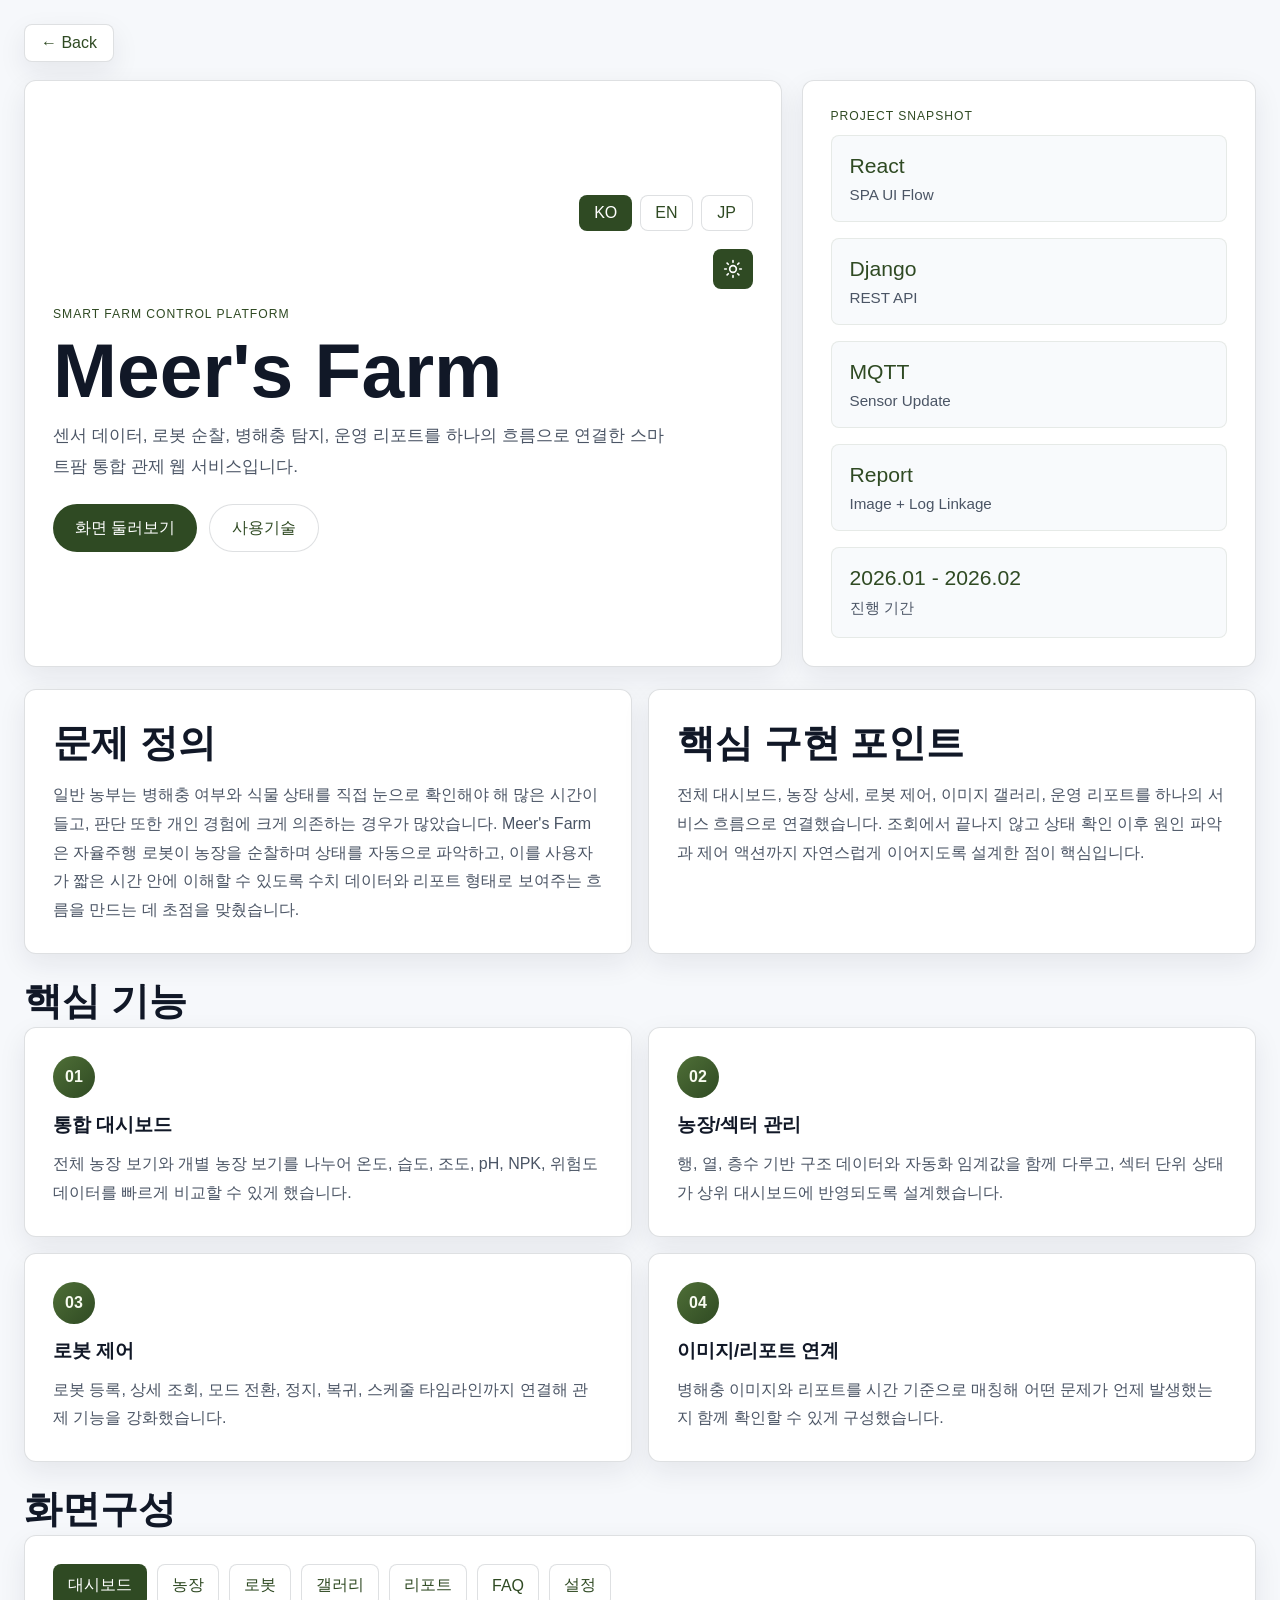
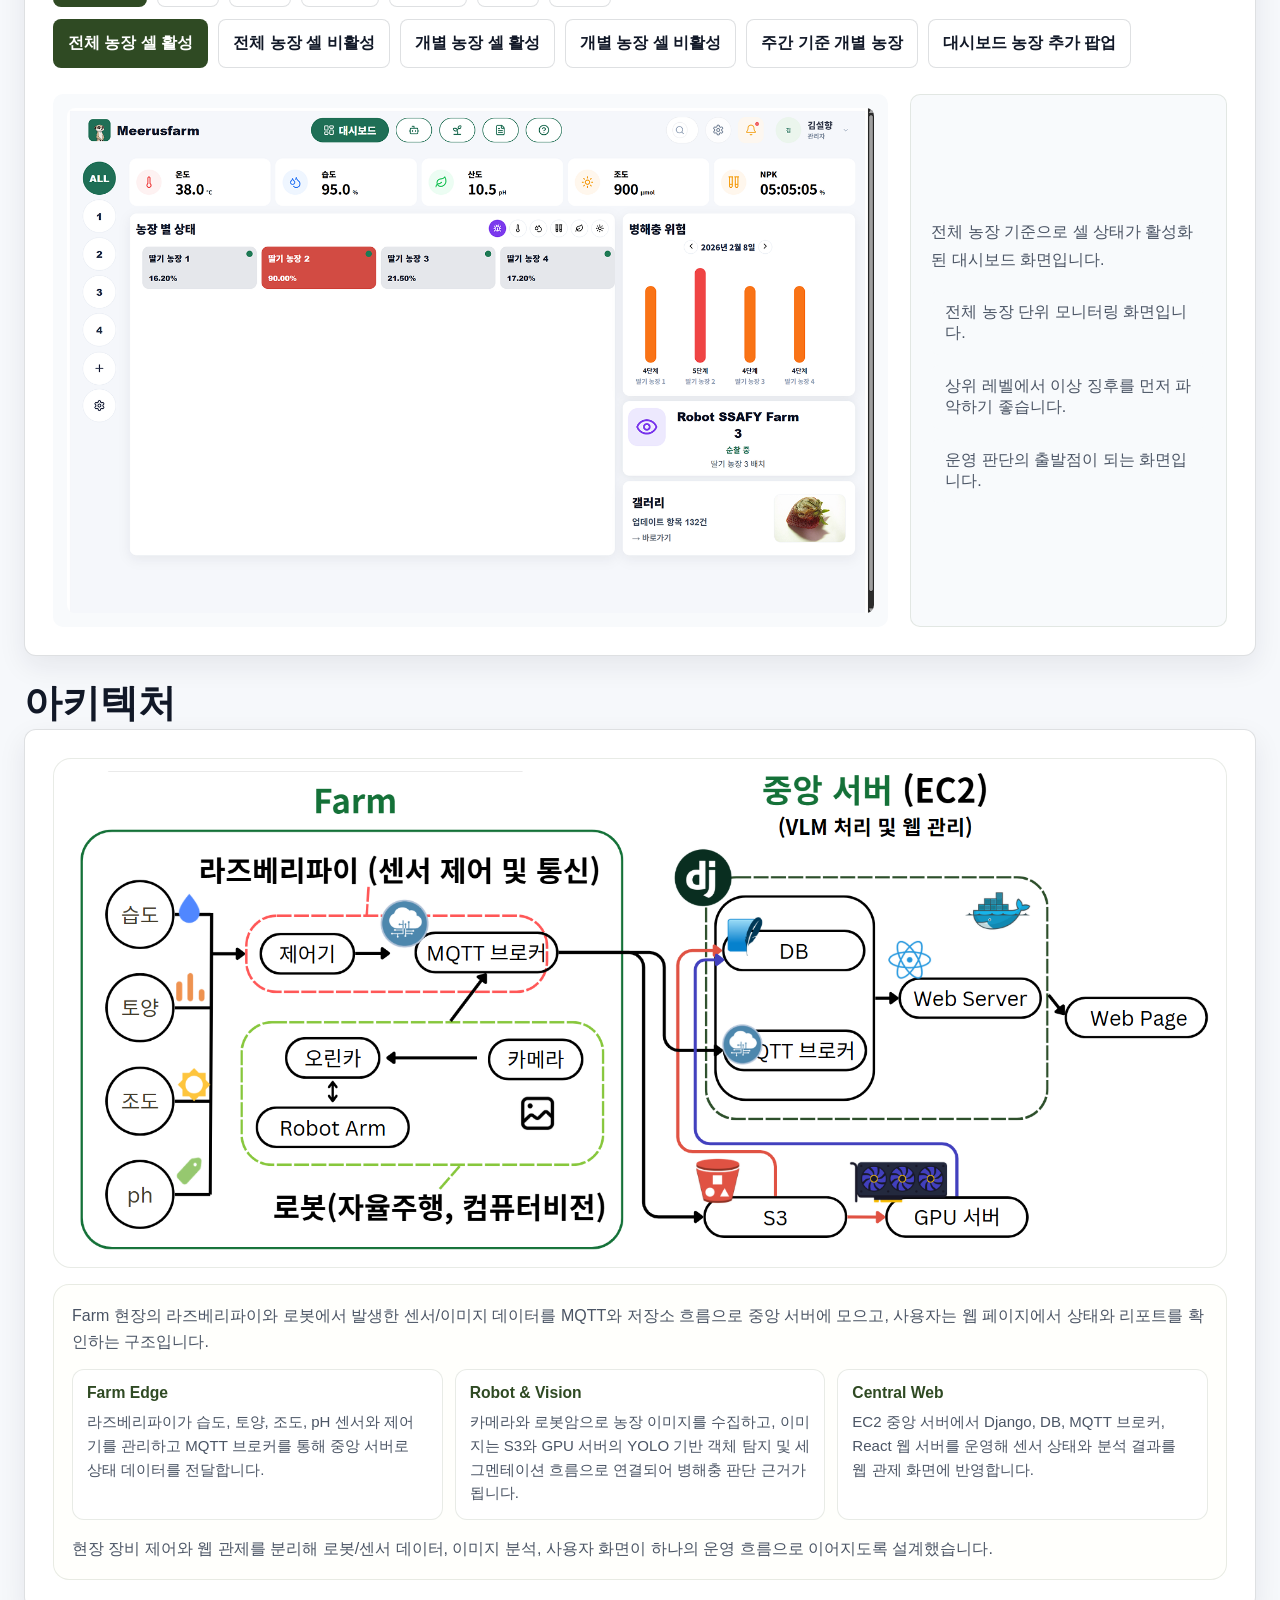
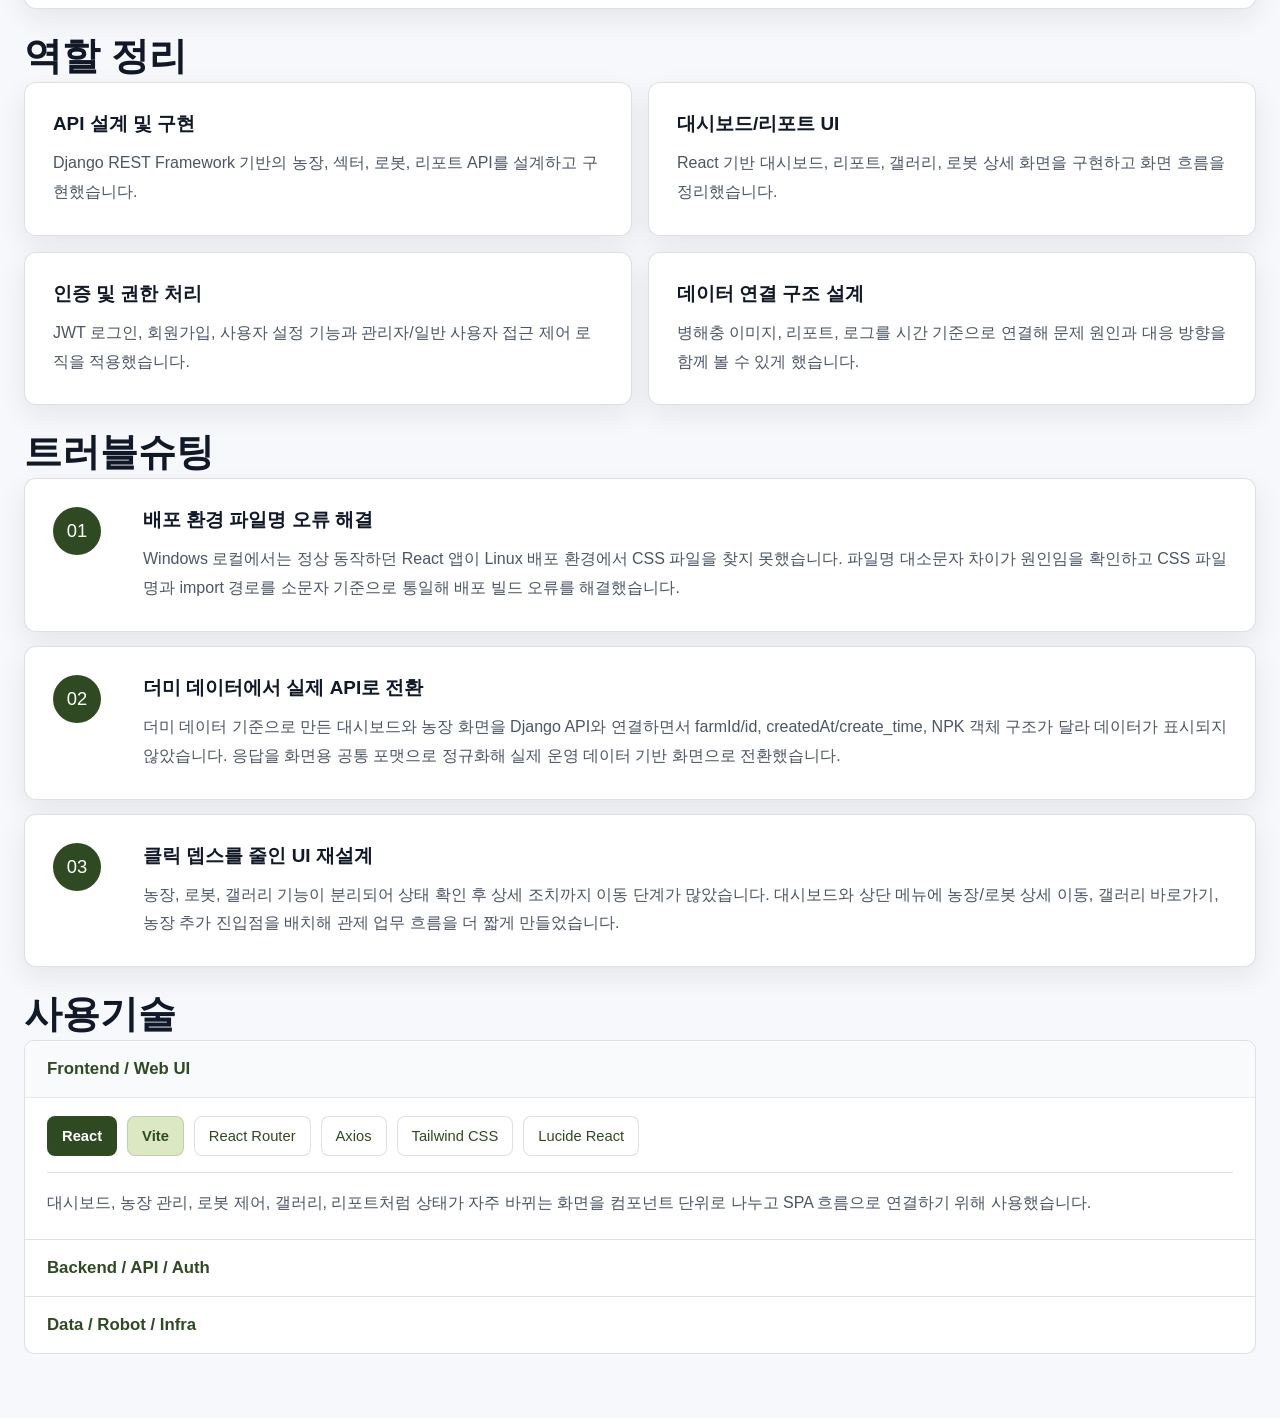
<file: meer's_farm- portfolio/index.html>
<!DOCTYPE html>
<html lang="ko">
<head>
  <meta charset="UTF-8">
  <meta name="viewport" content="width=device-width, initial-scale=1.0">
  <title>Meer's Farm Portfolio</title>
  <link rel="preconnect" href="https://fonts.googleapis.com">
  <link rel="preconnect" href="https://fonts.gstatic.com" crossorigin>
  <link href="https://fonts.googleapis.com/css2?family=Fraunces:wght@500;600;700&family=SUIT:wght@400;500;600;700&display=swap" rel="stylesheet">
  <link rel="stylesheet" href="./styles.css">
</head>
<body>
  <div class="page-shell">
    <a class="back-link glass-card" href="../index.html">← Back</a>
    <header class="hero">
      <div class="hero-copy glass-card">
        <div class="language-switch" aria-label="Language switcher">
          <button class="lang-button is-active" type="button" data-lang="ko">KO</button>
          <button class="lang-button" type="button" data-lang="en">EN</button>
          <button class="lang-button" type="button" data-lang="ja">JP</button>
        </div>
        <div class="theme-switch" aria-label="Theme switcher">
          <button class="theme-toggle is-active" type="button" aria-label="테마: 주간"></button>
        </div>
        <p class="eyebrow">Smart Farm Control Platform</p>
        <h1>Meer's Farm</h1>
        <p class="hero-summary" id="hero-summary">센서 데이터, 로봇 순찰, 병해충 탐지, 운영 리포트를 하나의 흐름으로 연결한 스마트팜 통합 관제 웹 서비스입니다.</p>
        <div class="hero-actions">
          <a class="primary-link" href="#screens" id="hero-link-screens">화면 둘러보기</a>
          <a class="secondary-link" href="#stack" id="hero-link-stack">사용기술</a>
        </div>
      </div>

      <aside class="hero-panel glass-card">
        <p class="panel-label" id="snapshot-label">Project Snapshot</p>
        <div class="hero-stat-grid">
          <article class="hero-stat"><span class="hero-stat-value">React</span><span class="hero-stat-label" id="snapshot-react">SPA UI Flow</span></article>
          <article class="hero-stat"><span class="hero-stat-value">Django</span><span class="hero-stat-label" id="snapshot-django">REST API</span></article>
          <article class="hero-stat"><span class="hero-stat-value">MQTT</span><span class="hero-stat-label" id="snapshot-mqtt">Sensor Update</span></article>
          <article class="hero-stat"><span class="hero-stat-value">Report</span><span class="hero-stat-label" id="snapshot-report">Image + Log Linkage</span></article>
          <article class="hero-stat"><span class="hero-stat-value">2026.01 - 2026.02</span><span class="hero-stat-label" id="snapshot-period">진행 기간</span></article>
        </div>
      </aside>
    </header>

    <main>
      <section class="section intro-grid" id="overview">
        <article class="glass-card section-card">
          <h2 id="overview-title">문제 정의</h2>
          <p id="overview-copy">일반 농부는 병해충 여부와 식물 상태를 직접 눈으로 확인해야 해 많은 시간이 들고, 판단 또한 개인 경험에 크게 의존하는 경우가 많았습니다. Meer's Farm은 자율주행 로봇이 농장을 순찰하며 상태를 자동으로 파악하고, 이를 사용자가 짧은 시간 안에 이해할 수 있도록 수치 데이터와 리포트 형태로 보여주는 흐름을 만드는 데 초점을 맞췄습니다.</p>
        </article>
        <article class="glass-card section-card accent-card">
          <h2 id="value-title">핵심 구현 포인트</h2>
          <p id="value-copy">전체 대시보드, 농장 상세, 로봇 제어, 이미지 갤러리, 운영 리포트를 하나의 서비스 흐름으로 연결했습니다. 조회에서 끝나지 않고 상태 확인 이후 원인 파악과 제어 액션까지 자연스럽게 이어지도록 설계한 점이 핵심입니다.</p>
        </article>
      </section>

      <section class="section" id="highlights">
        <div class="section-heading">
          <h2 id="highlights-title">핵심 기능</h2>
        </div>
        <div class="feature-grid">
          <article class="feature-card glass-card"><span class="feature-icon">01</span><h3 id="feature-1-title">통합 대시보드</h3><p id="feature-1-copy">전체 농장 보기와 개별 농장 보기를 나누어 온도, 습도, 조도, pH, NPK, 위험도 데이터를 빠르게 비교할 수 있게 했습니다.</p></article>
          <article class="feature-card glass-card"><span class="feature-icon">02</span><h3 id="feature-2-title">농장/섹터 관리</h3><p id="feature-2-copy">행, 열, 층수 기반 구조 데이터와 자동화 임계값을 함께 다루고, 섹터 단위 상태가 상위 대시보드에 반영되도록 설계했습니다.</p></article>
          <article class="feature-card glass-card"><span class="feature-icon">03</span><h3 id="feature-3-title">로봇 제어</h3><p id="feature-3-copy">로봇 등록, 상세 조회, 모드 전환, 정지, 복귀, 스케줄 타임라인까지 연결해 관제 기능을 강화했습니다.</p></article>
          <article class="feature-card glass-card"><span class="feature-icon">04</span><h3 id="feature-4-title">이미지/리포트 연계</h3><p id="feature-4-copy">병해충 이미지와 리포트를 시간 기준으로 매칭해 어떤 문제가 언제 발생했는지 함께 확인할 수 있게 구성했습니다.</p></article>
        </div>
      </section>

      <section class="section screens-section" id="screens">
        <div class="section-heading">
          <h2 id="screens-title">화면구성</h2>
        </div>
        <div class="screen-explorer">
          <section class="screen-preview glass-card">
            <div class="screen-nav-panel">
              <div class="screen-filter-group" id="screen-filter-group"></div>
              <div class="screen-list" id="screen-list" aria-label="화면 목록"></div>
            </div>
            <div class="screen-preview-body">
              <div class="screen-image-frame">
                <img id="screen-image" src="../meer's_farm-screenshots/dashboard_all_cell_active.png" alt="Dashboard screenshot preview">
              </div>
              <div class="screen-copy">
                <p class="screen-description" id="screen-description"></p>
                <ul class="flat-list screen-points" id="screen-points"></ul>
              </div>
            </div>
          </section>
        </div>
      </section>

      <section class="section architecture-section" id="architecture">
        <div class="section-heading">
          <h2 id="architecture-title">아키텍처</h2>
        </div>
        <article class="glass-card architecture-card">
          <figure class="architecture-figure">
            <img
              src="../meer's_farm-screenshots/meersfarm_architecture_overview.png"
              alt="Meer's Farm 라즈베리파이, MQTT, 중앙 서버, DB, 웹 서버, S3, GPU 서버 연결 아키텍처"
            >
          </figure>
          <div class="architecture-copy">
            <p class="architecture-lead" id="architecture-lead">Farm 현장의 라즈베리파이와 로봇에서 발생한 센서/이미지 데이터를 MQTT와 저장소 흐름으로 중앙 서버에 모으고, 사용자는 웹 페이지에서 상태와 리포트를 확인하는 구조입니다.</p>
            <ul class="architecture-notes" aria-label="Meer's Farm 아키텍처 설명">
              <li>
                <strong id="architecture-note-1-title">Farm Edge</strong>
                <span id="architecture-note-1-copy">라즈베리파이가 습도, 토양, 조도, pH 센서와 제어기를 관리하고 MQTT 브로커를 통해 중앙 서버로 상태 데이터를 전달합니다.</span>
              </li>
              <li>
                <strong id="architecture-note-2-title">Robot & Vision</strong>
                <span id="architecture-note-2-copy">카메라와 로봇암으로 농장 이미지를 수집하고, 이미지는 S3와 GPU 서버의 YOLO 기반 객체 탐지 및 세그멘테이션 흐름으로 연결되어 병해충 판단 근거가 됩니다.</span>
              </li>
              <li>
                <strong id="architecture-note-3-title">Central Web</strong>
                <span id="architecture-note-3-copy">EC2 중앙 서버에서 Django, DB, MQTT 브로커, React 웹 서버를 운영해 센서 상태와 분석 결과를 웹 관제 화면에 반영합니다.</span>
              </li>
            </ul>
            <p class="architecture-caption" id="architecture-caption">현장 장비 제어와 웹 관제를 분리해 로봇/센서 데이터, 이미지 분석, 사용자 화면이 하나의 운영 흐름으로 이어지도록 설계했습니다.</p>
          </div>
        </article>
      </section>

      <section class="section role-section" id="role">
        <div class="section-heading">
          <h2 id="role-title">역할 정리</h2>
        </div>
        <div class="feature-grid">
          <article class="feature-card glass-card"><h3 id="role-1-title">API 설계 및 구현</h3><p id="role-1-copy">Django REST Framework 기반의 농장, 섹터, 로봇, 리포트 API를 설계하고 구현했습니다.</p></article>
          <article class="feature-card glass-card"><h3 id="role-2-title">대시보드/리포트 UI</h3><p id="role-2-copy">React 기반 대시보드, 리포트, 갤러리, 로봇 상세 화면을 구현하고 화면 흐름을 정리했습니다.</p></article>
          <article class="feature-card glass-card"><h3 id="role-3-title">인증 및 권한 처리</h3><p id="role-3-copy">JWT 로그인, 회원가입, 사용자 설정 기능과 관리자/일반 사용자 접근 제어 로직을 적용했습니다.</p></article>
          <article class="feature-card glass-card"><h3 id="role-4-title">데이터 연결 구조 설계</h3><p id="role-4-copy">병해충 이미지, 리포트, 로그를 시간 기준으로 연결해 문제 원인과 대응 방향을 함께 볼 수 있게 했습니다.</p></article>
        </div>
      </section>

      <section class="section timeline-section" id="troubleshooting">
        <div class="section-heading">
          <h2 id="trouble-title">트러블슈팅</h2>
        </div>
        <div class="timeline">
          <article class="timeline-item glass-card"><span class="timeline-index">01</span><div><h3 id="trouble-1-title">배포 환경 파일명 오류 해결</h3><p id="trouble-1-copy">Windows 로컬에서는 정상 동작하던 React 앱이 Linux 배포 환경에서 CSS 파일을 찾지 못했습니다. 파일명 대소문자 차이가 원인임을 확인하고 CSS 파일명과 import 경로를 소문자 기준으로 통일해 배포 빌드 오류를 해결했습니다.</p></div></article>
          <article class="timeline-item glass-card"><span class="timeline-index">02</span><div><h3 id="trouble-2-title">더미 데이터에서 실제 API로 전환</h3><p id="trouble-2-copy">더미 데이터 기준으로 만든 대시보드와 농장 화면을 Django API와 연결하면서 farmId/id, createdAt/create_time, NPK 객체 구조가 달라 데이터가 표시되지 않았습니다. 응답을 화면용 공통 포맷으로 정규화해 실제 운영 데이터 기반 화면으로 전환했습니다.</p></div></article>
          <article class="timeline-item glass-card"><span class="timeline-index">03</span><div><h3 id="trouble-3-title">클릭 뎁스를 줄인 UI 재설계</h3><p id="trouble-3-copy">농장, 로봇, 갤러리 기능이 분리되어 상태 확인 후 상세 조치까지 이동 단계가 많았습니다. 대시보드와 상단 메뉴에 농장/로봇 상세 이동, 갤러리 바로가기, 농장 추가 진입점을 배치해 관제 업무 흐름을 더 짧게 만들었습니다.</p></div></article>
        </div>
      </section>

      <section class="section stack-section" id="stack">
        <div class="section-heading">
          <h2 id="stack-title">사용기술</h2>
        </div>
        <div class="stack-shell">
          <details class="stack-group" open>
            <summary id="stack-summary-front">Frontend / Web UI</summary>
            <div class="stack-content">
              <div class="stack-chip-row">
                <button class="stack-chip is-highlight is-active" type="button" data-reason-target="stack-reason-react">React</button>
                <button class="stack-chip is-highlight" type="button" data-reason-target="stack-reason-vite">Vite</button>
                <button class="stack-chip" type="button" data-reason-target="stack-reason-router">React Router</button>
                <button class="stack-chip" type="button" data-reason-target="stack-reason-axios">Axios</button>
                <button class="stack-chip" type="button" data-reason-target="stack-reason-tailwind">Tailwind CSS</button>
                <button class="stack-chip" type="button" data-reason-target="stack-reason-lucide">Lucide React</button>
              </div>
              <div class="stack-reason-display">
                <article class="stack-reason-panel is-active" id="stack-reason-react">
                  <p id="stack-reason-react-copy">대시보드, 농장 관리, 로봇 제어, 갤러리, 리포트처럼 상태가 자주 바뀌는 화면을 컴포넌트 단위로 나누고 SPA 흐름으로 연결하기 위해 사용했습니다.</p>
                </article>
                <article class="stack-reason-panel" id="stack-reason-vite">
                  <p id="stack-reason-vite-copy">프론트엔드 개발 서버와 빌드 피드백을 빠르게 가져가고, 화면 단위 변경을 반복 검증하기 위해 사용했습니다.</p>
                </article>
                <article class="stack-reason-panel" id="stack-reason-router">
                  <p id="stack-reason-router-copy">대시보드, 농장, 로봇, 갤러리, 리포트, 설정 화면을 라우팅 기준으로 분리해 관리형 웹 서비스의 화면 흐름을 명확히 구성했습니다.</p>
                </article>
                <article class="stack-reason-panel" id="stack-reason-axios">
                  <p id="stack-reason-axios-copy">Django REST API와 통신하는 요청 흐름을 정리하고, 대시보드/리포트/로봇 화면에서 필요한 데이터를 화면 단위로 받아오기 위해 사용했습니다.</p>
                </article>
                <article class="stack-reason-panel" id="stack-reason-tailwind">
                  <p id="stack-reason-tailwind-copy">관제형 화면에서 표, 카드, 상태 표시, 버튼 같은 반복 UI를 빠르게 구성하고 화면별 스타일 편차를 줄이기 위해 사용했습니다.</p>
                </article>
                <article class="stack-reason-panel" id="stack-reason-lucide">
                  <p id="stack-reason-lucide-copy">대시보드와 로봇 제어 화면에서 기능을 직관적으로 구분할 수 있도록 일관된 아이콘 체계를 적용하기 위해 사용했습니다.</p>
                </article>
              </div>
            </div>
          </details>

          <details class="stack-group">
            <summary id="stack-summary-back">Backend / API / Auth</summary>
            <div class="stack-content">
              <div class="stack-chip-row">
                <button class="stack-chip is-highlight" type="button" data-reason-target="stack-reason-django">Django</button>
                <button class="stack-chip is-highlight" type="button" data-reason-target="stack-reason-drf">Django REST Framework</button>
                <button class="stack-chip" type="button" data-reason-target="stack-reason-jwt">Simple JWT</button>
                <button class="stack-chip" type="button" data-reason-target="stack-reason-sqlite">SQLite</button>
              </div>
              <div class="stack-reason-display">
                <article class="stack-reason-panel" id="stack-reason-django">
                  <p id="stack-reason-django-copy">농장, 섹터, 로봇, 리포트, FAQ 도메인을 앱 단위로 나누고 인증과 운영 데이터를 함께 관리하기 위해 사용했습니다.</p>
                </article>
                <article class="stack-reason-panel" id="stack-reason-drf">
                  <p id="stack-reason-drf-copy">프론트엔드에서 필요한 농장/로봇/리포트 데이터를 REST API로 제공하고, 응답 구조를 화면 흐름에 맞춰 정리하기 위해 사용했습니다.</p>
                </article>
                <article class="stack-reason-panel" id="stack-reason-jwt">
                  <p id="stack-reason-jwt-copy">로그인 이후 API 접근 권한을 토큰 기반으로 처리하고, 사용자별 농장/로봇 접근 제어 흐름을 구성하기 위해 사용했습니다.</p>
                </article>
                <article class="stack-reason-panel" id="stack-reason-sqlite">
                  <p id="stack-reason-sqlite-copy">개발과 검증 단계에서 농장, 로봇, 리포트, 사용자 데이터를 빠르게 저장하고 조회하기 위한 기본 데이터베이스로 사용했습니다.</p>
                </article>
              </div>
            </div>
          </details>

          <details class="stack-group">
            <summary id="stack-summary-data">Data / Robot / Infra</summary>
            <div class="stack-content">
              <div class="stack-chip-row">
                <button class="stack-chip is-highlight" type="button" data-reason-target="stack-reason-mqtt">MQTT</button>
                <button class="stack-chip" type="button" data-reason-target="stack-reason-s3">S3</button>
                <button class="stack-chip" type="button" data-reason-target="stack-reason-gpu">YOLO Detection / Segmentation</button>
                <button class="stack-chip" type="button" data-reason-target="stack-reason-ec2">EC2</button>
                <button class="stack-chip" type="button" data-reason-target="stack-reason-risk">Risk Data Sync</button>
              </div>
              <div class="stack-reason-display">
                <article class="stack-reason-panel" id="stack-reason-mqtt">
                  <p id="stack-reason-mqtt-copy">라즈베리파이와 중앙 서버 사이에서 센서 상태와 제어 흐름을 주고받는 통신 경계로 사용했습니다.</p>
                </article>
                <article class="stack-reason-panel" id="stack-reason-s3">
                  <p id="stack-reason-s3-copy">농장 이미지와 분석 대상 파일을 서버 처리 흐름에서 분리해 보관하고, GPU 서버 처리 결과와 리포트 흐름을 연결하기 위해 사용했습니다.</p>
                </article>
                <article class="stack-reason-panel" id="stack-reason-gpu">
                  <p id="stack-reason-gpu-copy">로봇 카메라가 수집한 이미지를 YOLO 기반 객체 탐지 및 세그멘테이션 흐름으로 넘겨 병해충 영역 검출과 면적 산출의 근거 데이터로 활용했습니다.</p>
                </article>
                <article class="stack-reason-panel" id="stack-reason-ec2">
                  <p id="stack-reason-ec2-copy">Django API, DB, MQTT 브로커, React 웹 서버를 운영하는 중앙 서버 환경으로 구성했습니다.</p>
                </article>
                <article class="stack-reason-panel" id="stack-reason-risk">
                  <p id="stack-reason-risk-copy">센서 수신 데이터와 이미지 분석 결과를 섹터 상태와 리포트에 반영해 사용자가 위험도를 한 화면에서 판단할 수 있도록 연결했습니다.</p>
                </article>
              </div>
            </div>
          </details>
        </div>
      </section>
    </main>
  </div>
  <script src="./app.js"></script>
</body>
</html>
</file>
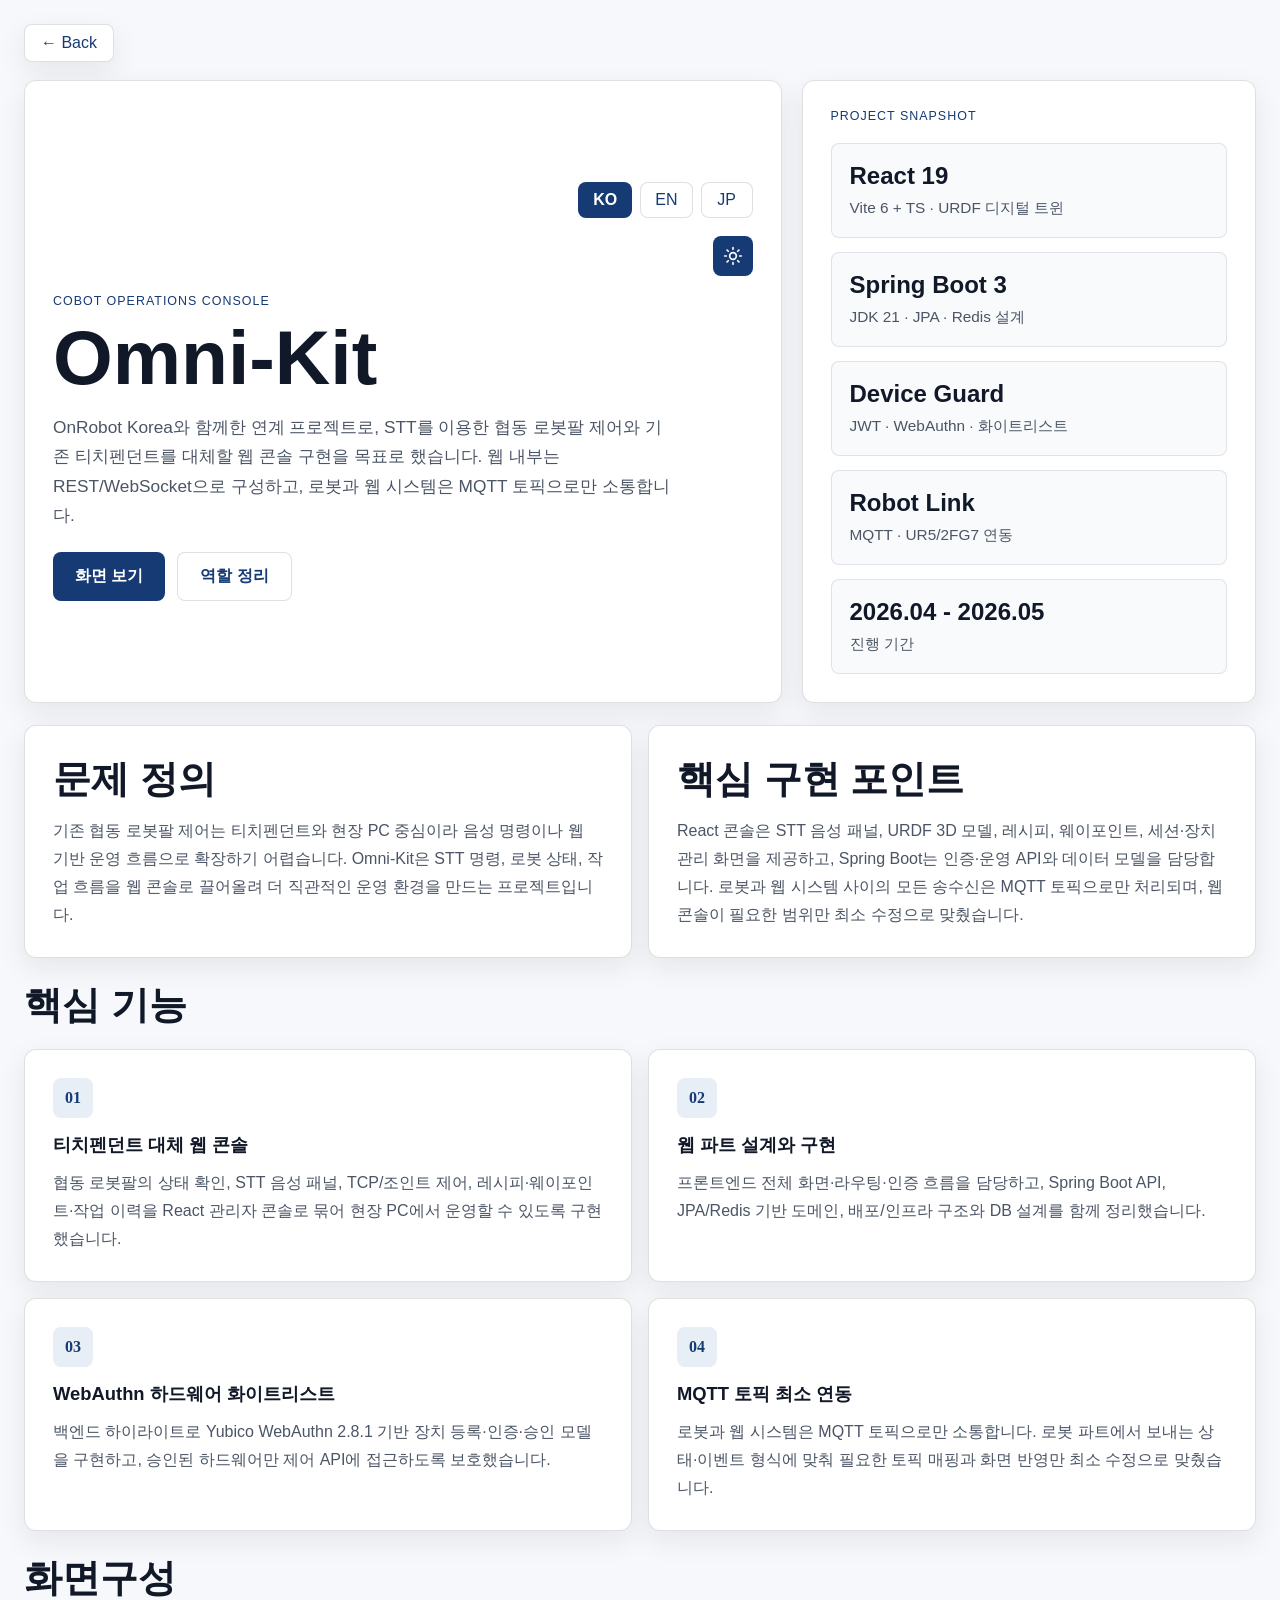
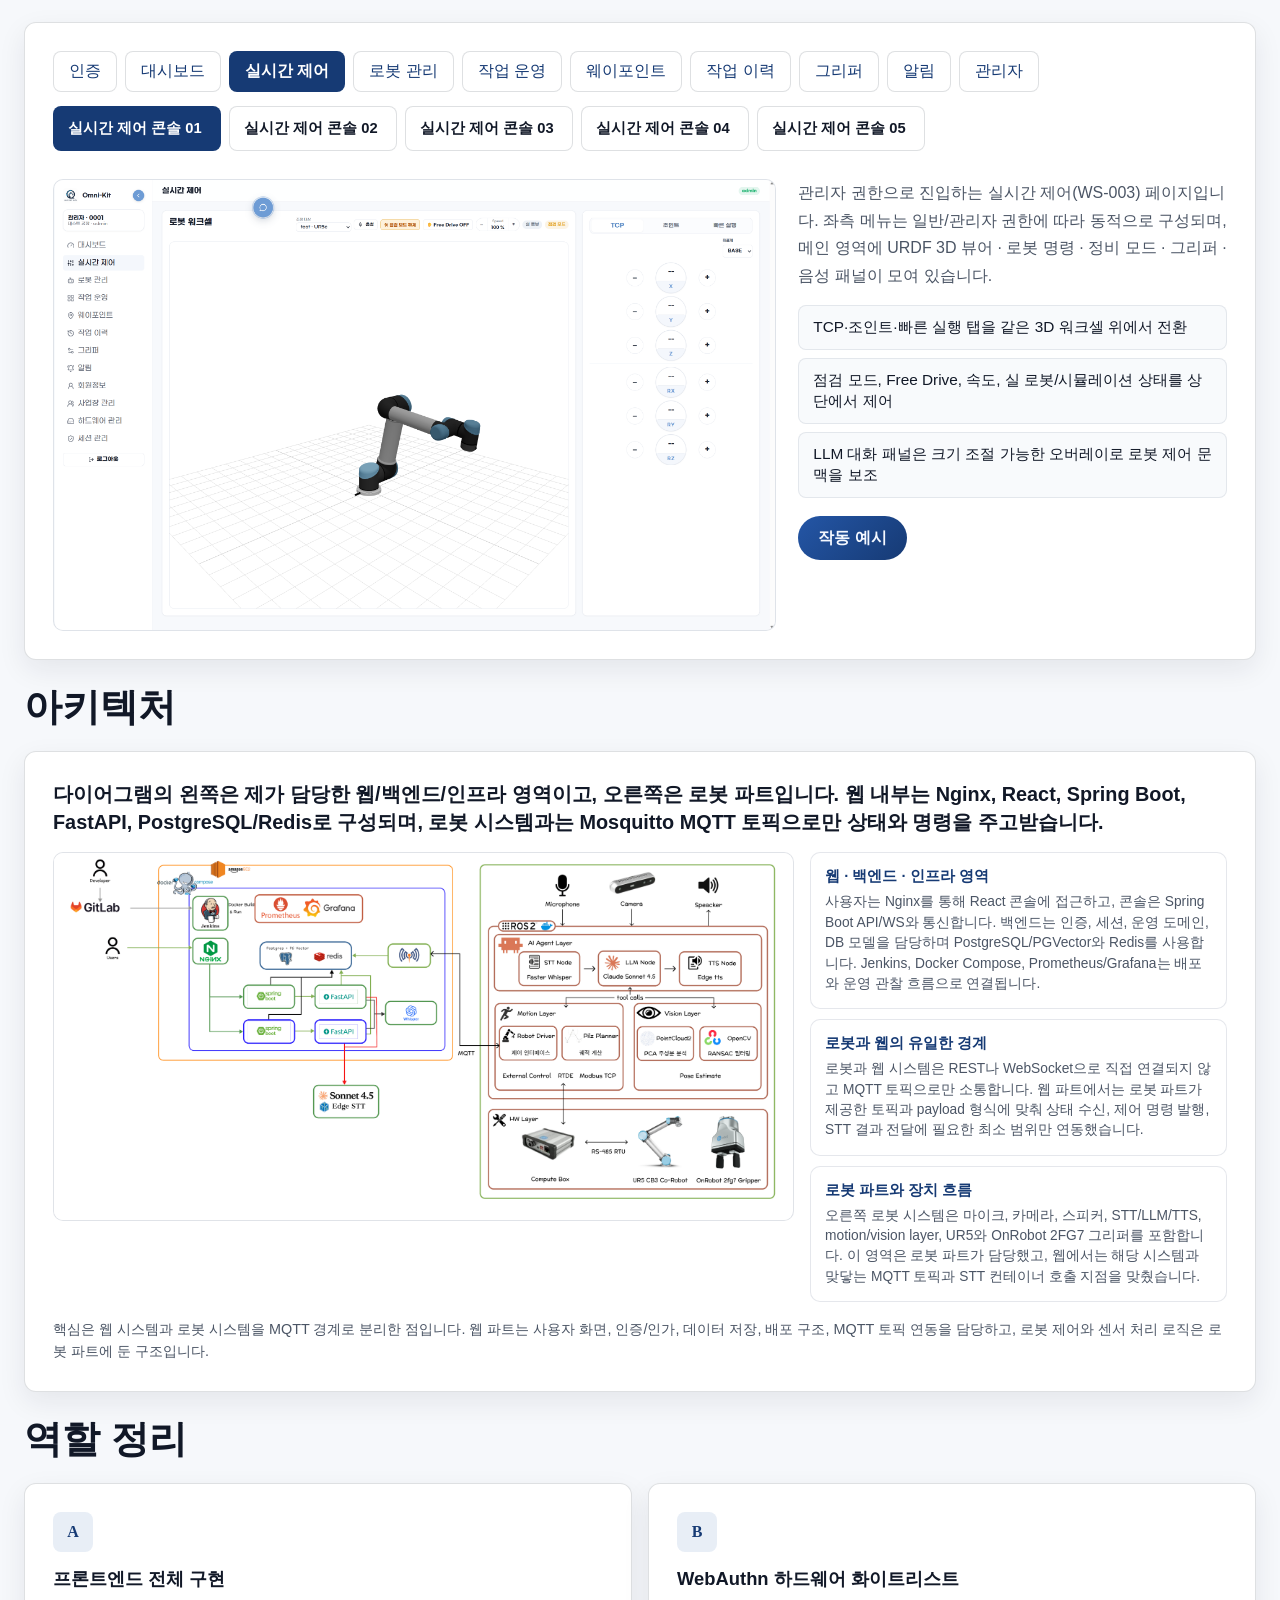
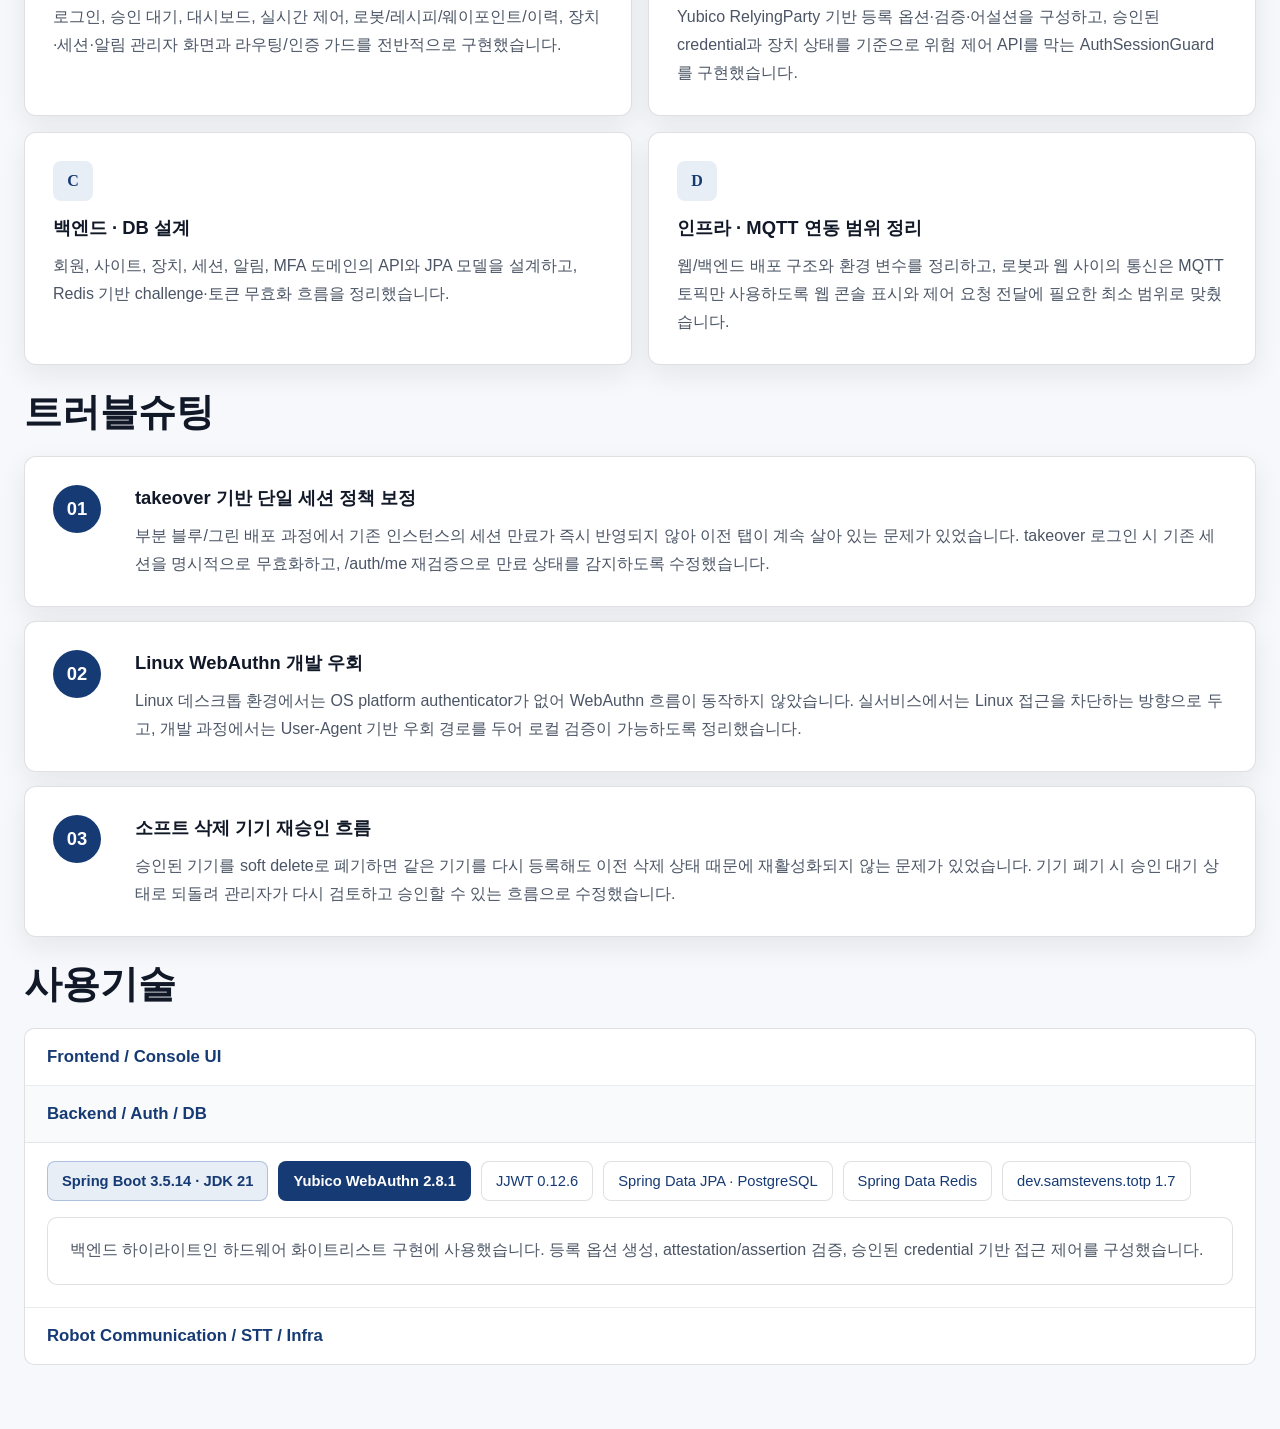
<file: omni-kit-portfolio/index.html>
<!DOCTYPE html>
<html lang="ko">
<head>
  <meta charset="UTF-8">
  <meta name="viewport" content="width=device-width, initial-scale=1.0">
  <title>Omni-Kit Portfolio</title>
  <link rel="stylesheet" href="./styles.css">
</head>
<body>
  <div class="page-shell">
    <a class="back-link" href="../index.html">← Back</a>

    <header class="hero">
      <div class="hero-copy">
        <div class="language-switch" aria-label="Language switcher">
          <button class="lang-button is-active" type="button" data-lang="ko">KO</button>
          <button class="lang-button" type="button" data-lang="en">EN</button>
          <button class="lang-button" type="button" data-lang="ja">JP</button>
        </div>
        <div class="theme-switch" aria-label="Theme switcher">
          <button class="theme-toggle is-active" type="button" aria-label="테마: 주간"></button>
        </div>
        <p class="eyebrow" id="eyebrow">Cobot Operations Console</p>
        <h1>Omni-Kit</h1>
        <p class="hero-summary" id="hero-summary">
          OnRobot Korea와 함께한 연계 프로젝트로, STT를 이용한 협동 로봇팔 제어와 기존 티치펜던트를 대체할 웹 콘솔 구현을 목표로 했습니다. 웹 내부는 REST/WebSocket으로 구성하고, 로봇과 웹 시스템은 MQTT 토픽으로만 소통합니다.
        </p>
        <div class="hero-actions">
          <a class="primary-link" href="#screens" id="hero-link-screens">화면 보기</a>
          <a class="secondary-link" href="#role" id="hero-link-role">역할 정리</a>
        </div>
      </div>

      <aside class="hero-panel">
        <p class="panel-label" id="snapshot-label">Project Snapshot</p>
        <div class="hero-stat-grid">
          <article class="hero-stat">
            <span class="hero-stat-value">React 19</span>
            <span class="hero-stat-label" id="snapshot-front">Vite 6 + TS · URDF 디지털 트윈</span>
          </article>
          <article class="hero-stat">
            <span class="hero-stat-value">Spring Boot 3</span>
            <span class="hero-stat-label" id="snapshot-back">JDK 21 · JPA · Redis 설계</span>
          </article>
          <article class="hero-stat">
            <span class="hero-stat-value">Device Guard</span>
            <span class="hero-stat-label" id="snapshot-auth">JWT · WebAuthn · 화이트리스트</span>
          </article>
          <article class="hero-stat">
            <span class="hero-stat-value">Robot Link</span>
            <span class="hero-stat-label" id="snapshot-ros">MQTT · UR5/2FG7 연동</span>
          </article>
          <article class="hero-stat">
            <span class="hero-stat-value">2026.04 - 2026.05</span>
            <span class="hero-stat-label" id="snapshot-period">진행 기간</span>
          </article>
        </div>
      </aside>
    </header>

    <main>
      <section class="section intro-grid" id="overview">
        <article class="section-card">
          <h2 id="overview-title">문제 정의</h2>
          <p id="overview-copy">
            기존 협동 로봇팔 제어는 티치펜던트와 현장 PC 중심이라 음성 명령이나 웹 기반 운영 흐름으로 확장하기 어렵습니다. Omni-Kit은 STT 명령, 로봇 상태, 작업 흐름을 웹 콘솔로 끌어올려 더 직관적인 운영 환경을 만드는 프로젝트입니다.
          </p>
        </article>
        <article class="section-card accent-card">
          <h2 id="value-title">핵심 구현 포인트</h2>
          <p id="value-copy">
            React 콘솔은 STT 음성 패널, URDF 3D 모델, 레시피, 웨이포인트, 세션·장치 관리 화면을 제공하고, Spring Boot는 인증·운영 API와 데이터 모델을 담당합니다. 로봇과 웹 시스템 사이의 모든 송수신은 MQTT 토픽으로만 처리되며, 웹 콘솔이 필요한 범위만 최소 수정으로 맞췄습니다.
          </p>
        </article>
      </section>

      <section class="section" id="highlights">
        <div class="section-heading">
          <h2 id="highlights-title">핵심 기능</h2>
        </div>
        <div class="feature-grid">
          <article class="feature-card">
            <span class="feature-icon">01</span>
            <h3 id="feature-1-title">티치펜던트 대체 웹 콘솔</h3>
            <p id="feature-1-copy">협동 로봇팔의 상태 확인, STT 음성 패널, TCP/조인트 제어, 레시피·웨이포인트·작업 이력을 React 관리자 콘솔로 묶어 현장 PC에서 운영할 수 있도록 구현했습니다.</p>
          </article>
          <article class="feature-card">
            <span class="feature-icon">02</span>
            <h3 id="feature-2-title">웹 파트 설계와 구현</h3>
            <p id="feature-2-copy">프론트엔드 전체 화면·라우팅·인증 흐름을 담당하고, Spring Boot API, JPA/Redis 기반 도메인, 배포/인프라 구조와 DB 설계를 함께 정리했습니다.</p>
          </article>
          <article class="feature-card">
            <span class="feature-icon">03</span>
            <h3 id="feature-3-title">WebAuthn 하드웨어 화이트리스트</h3>
            <p id="feature-3-copy">백엔드 하이라이트로 Yubico WebAuthn 2.8.1 기반 장치 등록·인증·승인 모델을 구현하고, 승인된 하드웨어만 제어 API에 접근하도록 보호했습니다.</p>
          </article>
          <article class="feature-card">
            <span class="feature-icon">04</span>
            <h3 id="feature-4-title">MQTT 토픽 최소 연동</h3>
            <p id="feature-4-copy">로봇과 웹 시스템은 MQTT 토픽으로만 소통합니다. 로봇 파트에서 보내는 상태·이벤트 형식에 맞춰 필요한 토픽 매핑과 화면 반영만 최소 수정으로 맞췄습니다.</p>
          </article>
        </div>
      </section>

      <section class="section screens-section" id="screens">
        <div class="section-heading">
          <h2 id="screens-title">화면구성</h2>
        </div>

        <div class="screen-explorer">
          <section class="screen-preview">
            <div class="screen-nav-panel">
              <div class="screen-filter-group" id="screen-filter-group" aria-label="화면 카테고리"></div>
              <div class="screen-list" id="screen-list" aria-label="화면 목록"></div>
            </div>

            <div class="screen-preview-body">
              <div class="screen-media-column">
                <div class="screen-image-frame">
                  <img id="screen-image" src="../omni-kit-screenshots/20_realtime-control_01_tcp-control.png" alt="Omni-Kit 실시간 제어 콘솔 01">
                </div>
              </div>
              <div class="screen-copy">
                <p id="screen-description">관리자 권한으로 진입하는 실시간 제어(WS-003) 페이지입니다. 좌측 메뉴는 일반/관리자 권한에 따라 동적으로 구성되며, 메인 영역에 URDF 3D 뷰어 · 로봇 명령 · 정비 모드 · 그리퍼 · 음성 패널이 모여 있습니다.</p>
                <ul class="flat-list screen-points" id="screen-points">
                  <li>TCP·조인트·빠른 실행 탭을 같은 3D 워크셀 위에서 전환</li>
                  <li>점검 모드, Free Drive, 속도, 실 로봇/시뮬레이션 상태를 상단에서 제어</li>
                  <li>LLM 대화 패널은 크기 조절 가능한 오버레이로 로봇 제어 문맥을 보조</li>
                </ul>
                <button class="screen-demo-button" type="button" id="operation-demo-open" hidden>작동 예시</button>
              </div>
            </div>
          </section>
        </div>
      </section>

      <section class="section" id="architecture">
        <div class="section-heading">
          <h2 id="architecture-title">아키텍처</h2>
        </div>
        <article class="architecture-card">
          <p class="architecture-lead" id="architecture-lead">
            다이어그램의 왼쪽은 제가 담당한 웹/백엔드/인프라 영역이고, 오른쪽은 로봇 파트입니다. 웹 내부는 Nginx, React, Spring Boot, FastAPI, PostgreSQL/Redis로 구성되며, 로봇 시스템과는 Mosquitto MQTT 토픽으로만 상태와 명령을 주고받습니다.
          </p>
          <figure class="architecture-figure">
            <img src="../omni-kit-screenshots/omni-kit_architecture_overview.png" alt="Omni-Kit 전체 아키텍처 다이어그램">
          </figure>
          <div class="architecture-explain">
            <article>
              <h3 id="architecture-web-title">웹 · 백엔드 · 인프라 영역</h3>
              <p id="architecture-web-copy">사용자는 Nginx를 통해 React 콘솔에 접근하고, 콘솔은 Spring Boot API/WS와 통신합니다. 백엔드는 인증, 세션, 운영 도메인, DB 모델을 담당하며 PostgreSQL/PGVector와 Redis를 사용합니다. Jenkins, Docker Compose, Prometheus/Grafana는 배포와 운영 관찰 흐름으로 연결됩니다.</p>
            </article>
            <article>
              <h3 id="architecture-boundary-title">로봇과 웹의 유일한 경계</h3>
              <p id="architecture-boundary-copy">로봇과 웹 시스템은 REST나 WebSocket으로 직접 연결되지 않고 MQTT 토픽으로만 소통합니다. 웹 파트에서는 로봇 파트가 제공한 토픽과 payload 형식에 맞춰 상태 수신, 제어 명령 발행, STT 결과 전달에 필요한 최소 범위만 연동했습니다.</p>
            </article>
            <article>
              <h3 id="architecture-robot-title">로봇 파트와 장치 흐름</h3>
              <p id="architecture-robot-copy">오른쪽 로봇 시스템은 마이크, 카메라, 스피커, STT/LLM/TTS, motion/vision layer, UR5와 OnRobot 2FG7 그리퍼를 포함합니다. 이 영역은 로봇 파트가 담당했고, 웹에서는 해당 시스템과 맞닿는 MQTT 토픽과 STT 컨테이너 호출 지점을 맞췄습니다.</p>
            </article>
          </div>
          <p class="architecture-caption" id="architecture-caption">
            핵심은 웹 시스템과 로봇 시스템을 MQTT 경계로 분리한 점입니다. 웹 파트는 사용자 화면, 인증/인가, 데이터 저장, 배포 구조, MQTT 토픽 연동을 담당하고, 로봇 제어와 센서 처리 로직은 로봇 파트에 둔 구조입니다.
          </p>
        </article>
      </section>

      <section class="section" id="role">
        <div class="section-heading">
          <h2 id="role-title">역할 정리</h2>
        </div>
        <div class="feature-grid">
          <article class="feature-card">
            <span class="feature-icon">A</span>
            <h3 id="role-1-title">프론트엔드 전체 구현</h3>
            <p id="role-1-copy">로그인, 승인 대기, 대시보드, 실시간 제어, 로봇/레시피/웨이포인트/이력, 장치·세션·알림 관리자 화면과 라우팅/인증 가드를 전반적으로 구현했습니다.</p>
          </article>
          <article class="feature-card">
            <span class="feature-icon">B</span>
            <h3 id="role-2-title">WebAuthn 하드웨어 화이트리스트</h3>
            <p id="role-2-copy">Yubico RelyingParty 기반 등록 옵션·검증·어설션을 구성하고, 승인된 credential과 장치 상태를 기준으로 위험 제어 API를 막는 AuthSessionGuard를 구현했습니다.</p>
          </article>
          <article class="feature-card">
            <span class="feature-icon">C</span>
            <h3 id="role-3-title">백엔드 · DB 설계</h3>
            <p id="role-3-copy">회원, 사이트, 장치, 세션, 알림, MFA 도메인의 API와 JPA 모델을 설계하고, Redis 기반 challenge·토큰 무효화 흐름을 정리했습니다.</p>
          </article>
          <article class="feature-card">
            <span class="feature-icon">D</span>
            <h3 id="role-4-title">인프라 · MQTT 연동 범위 정리</h3>
            <p id="role-4-copy">웹/백엔드 배포 구조와 환경 변수를 정리하고, 로봇과 웹 사이의 통신은 MQTT 토픽만 사용하도록 웹 콘솔 표시와 제어 요청 전달에 필요한 최소 범위로 맞췄습니다.</p>
          </article>
        </div>
      </section>

      <section class="section" id="troubleshooting">
        <div class="section-heading">
          <h2 id="trouble-title">트러블슈팅</h2>
        </div>
        <div class="timeline">
          <article class="timeline-item">
            <span class="timeline-index">01</span>
            <div>
              <h3 id="trouble-1-title">takeover 기반 단일 세션 정책 보정</h3>
              <p id="trouble-1-copy">부분 블루/그린 배포 과정에서 기존 인스턴스의 세션 만료가 즉시 반영되지 않아 이전 탭이 계속 살아 있는 문제가 있었습니다. takeover 로그인 시 기존 세션을 명시적으로 무효화하고, /auth/me 재검증으로 만료 상태를 감지하도록 수정했습니다.</p>
            </div>
          </article>
          <article class="timeline-item">
            <span class="timeline-index">02</span>
            <div>
              <h3 id="trouble-2-title">Linux WebAuthn 개발 우회</h3>
              <p id="trouble-2-copy">Linux 데스크톱 환경에서는 OS platform authenticator가 없어 WebAuthn 흐름이 동작하지 않았습니다. 실서비스에서는 Linux 접근을 차단하는 방향으로 두고, 개발 과정에서는 User-Agent 기반 우회 경로를 두어 로컬 검증이 가능하도록 정리했습니다.</p>
            </div>
          </article>
          <article class="timeline-item">
            <span class="timeline-index">03</span>
            <div>
              <h3 id="trouble-3-title">소프트 삭제 기기 재승인 흐름</h3>
              <p id="trouble-3-copy">승인된 기기를 soft delete로 폐기하면 같은 기기를 다시 등록해도 이전 삭제 상태 때문에 재활성화되지 않는 문제가 있었습니다. 기기 폐기 시 승인 대기 상태로 되돌려 관리자가 다시 검토하고 승인할 수 있는 흐름으로 수정했습니다.</p>
            </div>
          </article>
        </div>
      </section>

      <section class="section" id="stack">
        <div class="section-heading">
          <h2 id="stack-title">사용기술</h2>
        </div>

        <div class="stack-shell">
          <details class="stack-group">
            <summary id="stack-summary-front">Frontend / Console UI</summary>
            <div class="stack-content">
              <div class="stack-chip-row">
                <button class="stack-chip is-highlight" type="button" data-reason-target="stack-reason-react">React 19.2</button>
                <button class="stack-chip is-highlight" type="button" data-reason-target="stack-reason-vite-ts">Vite 6.4 + TypeScript 5.9</button>
                <button class="stack-chip" type="button" data-reason-target="stack-reason-router-query">React Router 7 · TanStack Query 5</button>
                <button class="stack-chip" type="button" data-reason-target="stack-reason-three">React Three Fiber · three.js · urdf-loader</button>
                <button class="stack-chip is-highlight" type="button" data-reason-target="stack-reason-webauthn-browser">@simplewebauthn/browser 13</button>
                <button class="stack-chip" type="button" data-reason-target="stack-reason-form-ui">react-hook-form · zod · lucide-react</button>
              </div>
              <div class="stack-reason-display">
                <article class="stack-reason-panel" id="stack-reason-react">
                  <p id="stack-reason-react-copy">관리자 콘솔의 대시보드, 실시간 제어, 장치/세션/알림 관리 화면을 컴포넌트 단위로 나누고 상태 변화가 많은 운영 UI를 일관되게 관리하기 위해 사용했습니다.</p>
                </article>
                <article class="stack-reason-panel" id="stack-reason-vite-ts">
                  <p id="stack-reason-vite-ts-copy">프론트 전체를 담당했기 때문에 빠른 개발 서버와 타입 안정성이 중요했습니다. Vite로 개발 피드백을 빠르게 가져가고 TypeScript로 API 응답과 화면 상태를 명확히 다뤘습니다.</p>
                </article>
                <article class="stack-reason-panel" id="stack-reason-router-query">
                  <p id="stack-reason-router-query-copy">로그인, 승인 대기, 관리자 전용 화면을 라우트 가드로 분리하고, 서버 상태는 TanStack Query로 캐싱·갱신해 화면별 API 호출 흐름을 안정적으로 관리했습니다.</p>
                </article>
                <article class="stack-reason-panel" id="stack-reason-three">
                  <p id="stack-reason-three-copy">티치펜던트를 대체할 웹 콘솔에서 로봇 자세를 시각적으로 확인할 수 있도록 3D 뷰어를 구성하는 데 사용했습니다. 로봇 제어 구현이 아니라 웹 화면 표현 영역으로 적용했습니다.</p>
                </article>
                <article class="stack-reason-panel" id="stack-reason-webauthn-browser">
                  <p id="stack-reason-webauthn-browser-copy">브라우저에서 패스키 등록과 인증 어설션을 처리하고, 백엔드 WebAuthn 검증 흐름과 연결해 승인된 하드웨어만 위험 기능에 접근하도록 만들기 위해 사용했습니다.</p>
                </article>
                <article class="stack-reason-panel" id="stack-reason-form-ui">
                  <p id="stack-reason-form-ui-copy">로봇, 레시피, 웨이포인트, 장치 승인 같은 입력 화면이 많아 폼 검증과 에러 표시를 일관되게 처리하고, 관리자 콘솔의 버튼과 상태 표현을 빠르게 구성하기 위해 사용했습니다.</p>
                </article>
              </div>
            </div>
          </details>

          <details class="stack-group" open>
            <summary id="stack-summary-back">Backend / Auth / DB</summary>
            <div class="stack-content">
              <div class="stack-chip-row">
                <button class="stack-chip is-highlight" type="button" data-reason-target="stack-reason-spring">Spring Boot 3.5.14 · JDK 21</button>
                <button class="stack-chip is-highlight is-active" type="button" data-reason-target="stack-reason-yubico">Yubico WebAuthn 2.8.1</button>
                <button class="stack-chip" type="button" data-reason-target="stack-reason-jwt">JJWT 0.12.6</button>
                <button class="stack-chip" type="button" data-reason-target="stack-reason-jpa">Spring Data JPA · PostgreSQL</button>
                <button class="stack-chip" type="button" data-reason-target="stack-reason-redis">Spring Data Redis</button>
                <button class="stack-chip" type="button" data-reason-target="stack-reason-mfa">dev.samstevens.totp 1.7</button>
              </div>
              <div class="stack-reason-display">
                <article class="stack-reason-panel" id="stack-reason-spring">
                  <p id="stack-reason-spring-copy">웹 백엔드의 인증, 운영 API, 세션 관리, 관리자 도메인을 하나의 구조로 묶기 위해 사용했습니다. 컨트롤러, 서비스, 인터셉터 계층을 분리해 웹 파트의 책임을 명확히 했습니다.</p>
                </article>
                <article class="stack-reason-panel is-active" id="stack-reason-yubico">
                  <p id="stack-reason-yubico-copy">백엔드 하이라이트인 하드웨어 화이트리스트 구현에 사용했습니다. 등록 옵션 생성, attestation/assertion 검증, 승인된 credential 기반 접근 제어를 구성했습니다.</p>
                </article>
                <article class="stack-reason-panel" id="stack-reason-jwt">
                  <p id="stack-reason-jwt-copy">로그인 이후 access/refresh token 흐름과 단일 세션 정책을 처리하고, 강제 만료나 takeover 상황에서 토큰 무효화를 명확히 반영하기 위해 사용했습니다.</p>
                </article>
                <article class="stack-reason-panel" id="stack-reason-jpa">
                  <p id="stack-reason-jpa-copy">회원, 사이트, 장치, 세션, 알림, MFA 도메인의 관계를 DB 모델로 정리하고 운영 화면에서 필요한 조회/상태 전환을 안정적으로 처리하기 위해 사용했습니다.</p>
                </article>
                <article class="stack-reason-panel" id="stack-reason-redis">
                  <p id="stack-reason-redis-copy">WebAuthn challenge, 세션 보조 상태, recovery cooldown, access token denylist처럼 만료 시간이 중요한 데이터를 관리하기 위해 사용했습니다.</p>
                </article>
                <article class="stack-reason-panel" id="stack-reason-mfa">
                  <p id="stack-reason-mfa-copy">관리자 계정 보호를 강화하기 위해 TOTP MFA 설정, 확인, 복구 코드 갱신 흐름을 구현하는 데 사용했습니다.</p>
                </article>
              </div>
            </div>
          </details>

          <details class="stack-group">
            <summary id="stack-summary-robot">Robot Communication / STT / Infra</summary>
            <div class="stack-content">
              <div class="stack-chip-row">
                <button class="stack-chip is-highlight" type="button" data-reason-target="stack-reason-mqtt-topics">MQTT Topics</button>
                <button class="stack-chip" type="button" data-reason-target="stack-reason-spring-mqtt">Spring Integration MQTT · Paho MQTT</button>
                <button class="stack-chip" type="button" data-reason-target="stack-reason-mosquitto">Mosquitto MQTT</button>
                <button class="stack-chip is-highlight" type="button" data-reason-target="stack-reason-stt">FastAPI STT · faster-whisper</button>
                <button class="stack-chip" type="button" data-reason-target="stack-reason-docker">Docker Compose</button>
                <button class="stack-chip" type="button" data-reason-target="stack-reason-deploy">Nginx Blue/Green · Jenkins</button>
              </div>
              <div class="stack-reason-display">
                <article class="stack-reason-panel" id="stack-reason-mqtt-topics">
                  <p id="stack-reason-mqtt-topics-copy">로봇과 웹 시스템은 MQTT 토픽으로만 소통합니다. 웹 파트에서는 로봇 파트가 제공한 토픽과 payload 형식에 맞춰 상태 수신과 명령 발행에 필요한 범위만 연결했습니다.</p>
                </article>
                <article class="stack-reason-panel" id="stack-reason-spring-mqtt">
                  <p id="stack-reason-spring-mqtt-copy">Spring Boot 백엔드에서 MQTT publish/subscribe 흐름을 웹 API와 연결하기 위해 사용했습니다. 웹 내부 통신과 로봇 통신 경계를 분리하는 역할로 두었습니다.</p>
                </article>
                <article class="stack-reason-panel" id="stack-reason-mosquitto">
                  <p id="stack-reason-mosquitto-copy">로봇과 웹 백엔드 사이의 MQTT 브로커로 사용했습니다. 웹에서는 Mosquitto를 기준으로 필요한 토픽 연결과 운영 환경 설정만 맞췄습니다.</p>
                </article>
                <article class="stack-reason-panel" id="stack-reason-stt">
                  <p id="stack-reason-stt-copy">STT 기반 로봇팔 제어 목표를 위해 음성 인식 컨테이너와 웹 콘솔의 호출 지점을 맞추는 데 사용했습니다. 웹 파트에서는 STT 결과를 제어 흐름에 연결하는 화면과 API 연동을 담당했습니다.</p>
                </article>
                <article class="stack-reason-panel" id="stack-reason-docker">
                  <p id="stack-reason-docker-copy">웹, 백엔드, MQTT 브로커, STT 컨테이너를 같은 실행 환경에서 확인할 수 있도록 서비스 구성을 정리하는 데 사용했습니다.</p>
                </article>
                <article class="stack-reason-panel" id="stack-reason-deploy">
                  <p id="stack-reason-deploy-copy">웹/백엔드 배포 흐름과 무중단 전환 구조를 정리하기 위해 사용했습니다. 포트폴리오에서는 인프라 설계와 운영 흐름을 담당한 범위로 설명했습니다.</p>
                </article>
              </div>
            </div>
          </details>
        </div>
      </section>
    </main>
  </div>

  <div class="demo-modal" id="operation-demo-modal" hidden>
    <div class="demo-modal-backdrop" data-demo-close></div>
    <section class="demo-modal-panel" role="dialog" aria-modal="true" aria-labelledby="operation-demo-title">
      <header class="demo-modal-header">
        <div>
          <p class="section-kicker" id="operation-demo-kicker">Operation Example</p>
          <h2 id="operation-demo-title">웹 조작과 실 로봇 동작 확인</h2>
        </div>
        <button class="demo-modal-close" type="button" id="operation-demo-close" aria-label="작동 예시 닫기">×</button>
      </header>
      <div class="demo-modal-grid">
        <figure class="demo-modal-frame demo-modal-console">
          <figcaption id="operation-demo-console-label">웹 조작 화면</figcaption>
          <img id="operation-demo-console-gif" src="../omni-kit-screenshots/2026-05-20 22-09-14_cut_8.00s_49s_2x.gif" alt="Omni-Kit 조인트 제어 웹 조작 GIF">
        </figure>
        <figure class="demo-modal-frame demo-modal-robot">
          <figcaption id="operation-demo-robot-label">실 로봇 동작</figcaption>
          <img id="operation-demo-robot-gif" src="../omni-kit-screenshots/20260520_220917_cut_5.00s_49s_2x.gif" alt="실제 협동 로봇 동작 GIF">
        </figure>
      </div>
    </section>
  </div>

  <script src="./app.js"></script>
</body>
</html>
</file>
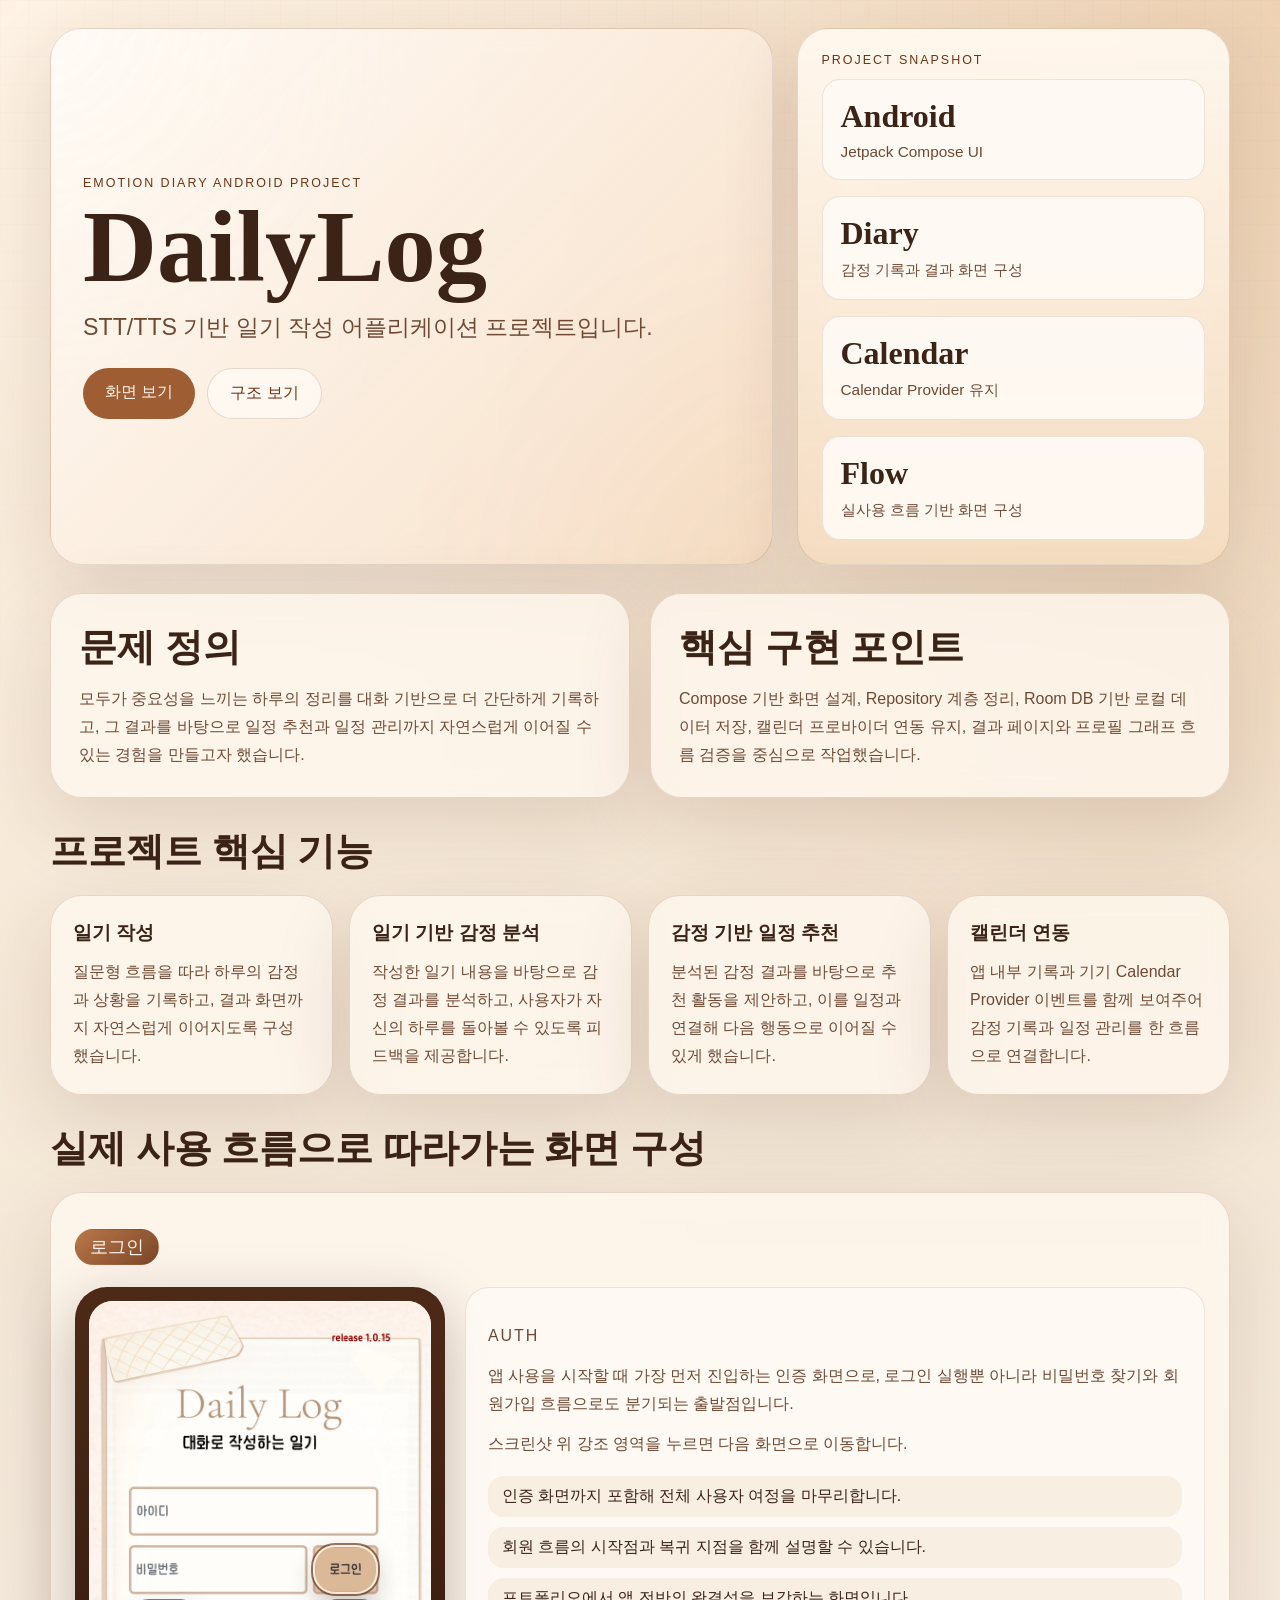
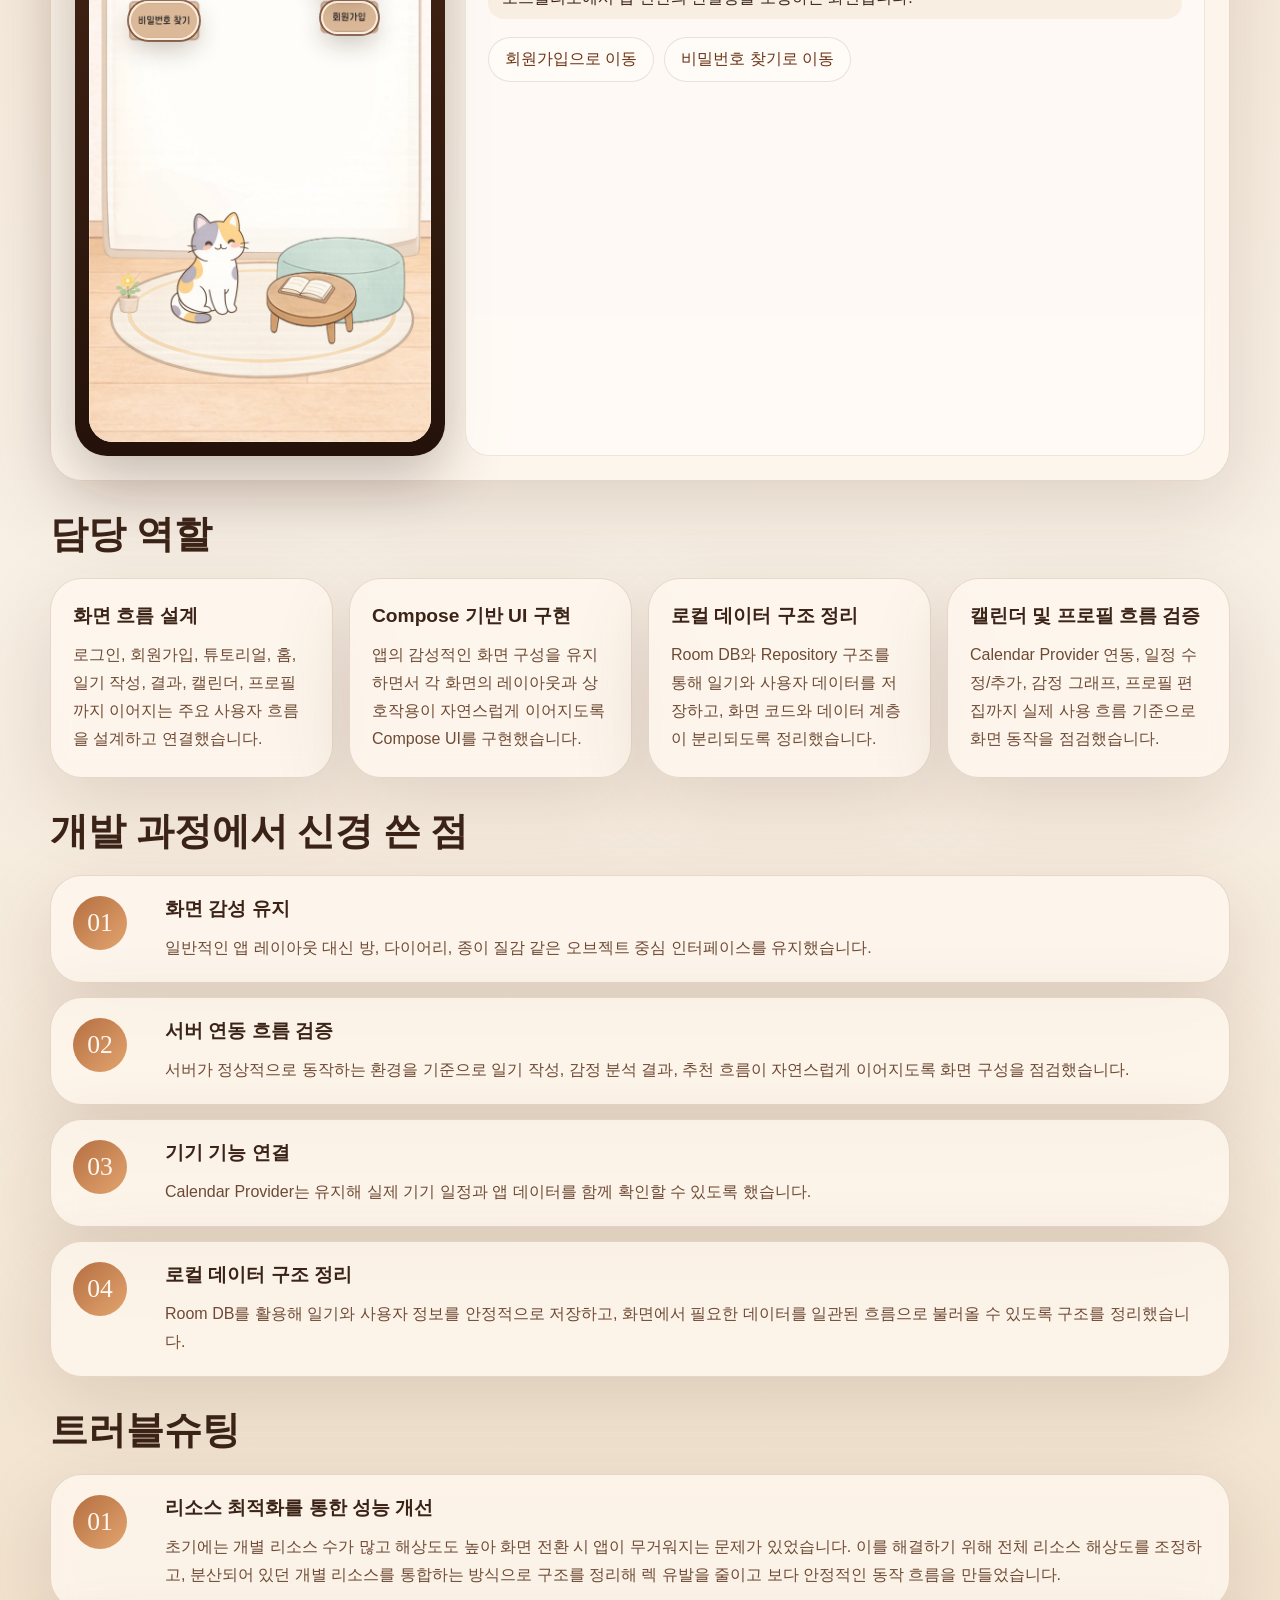
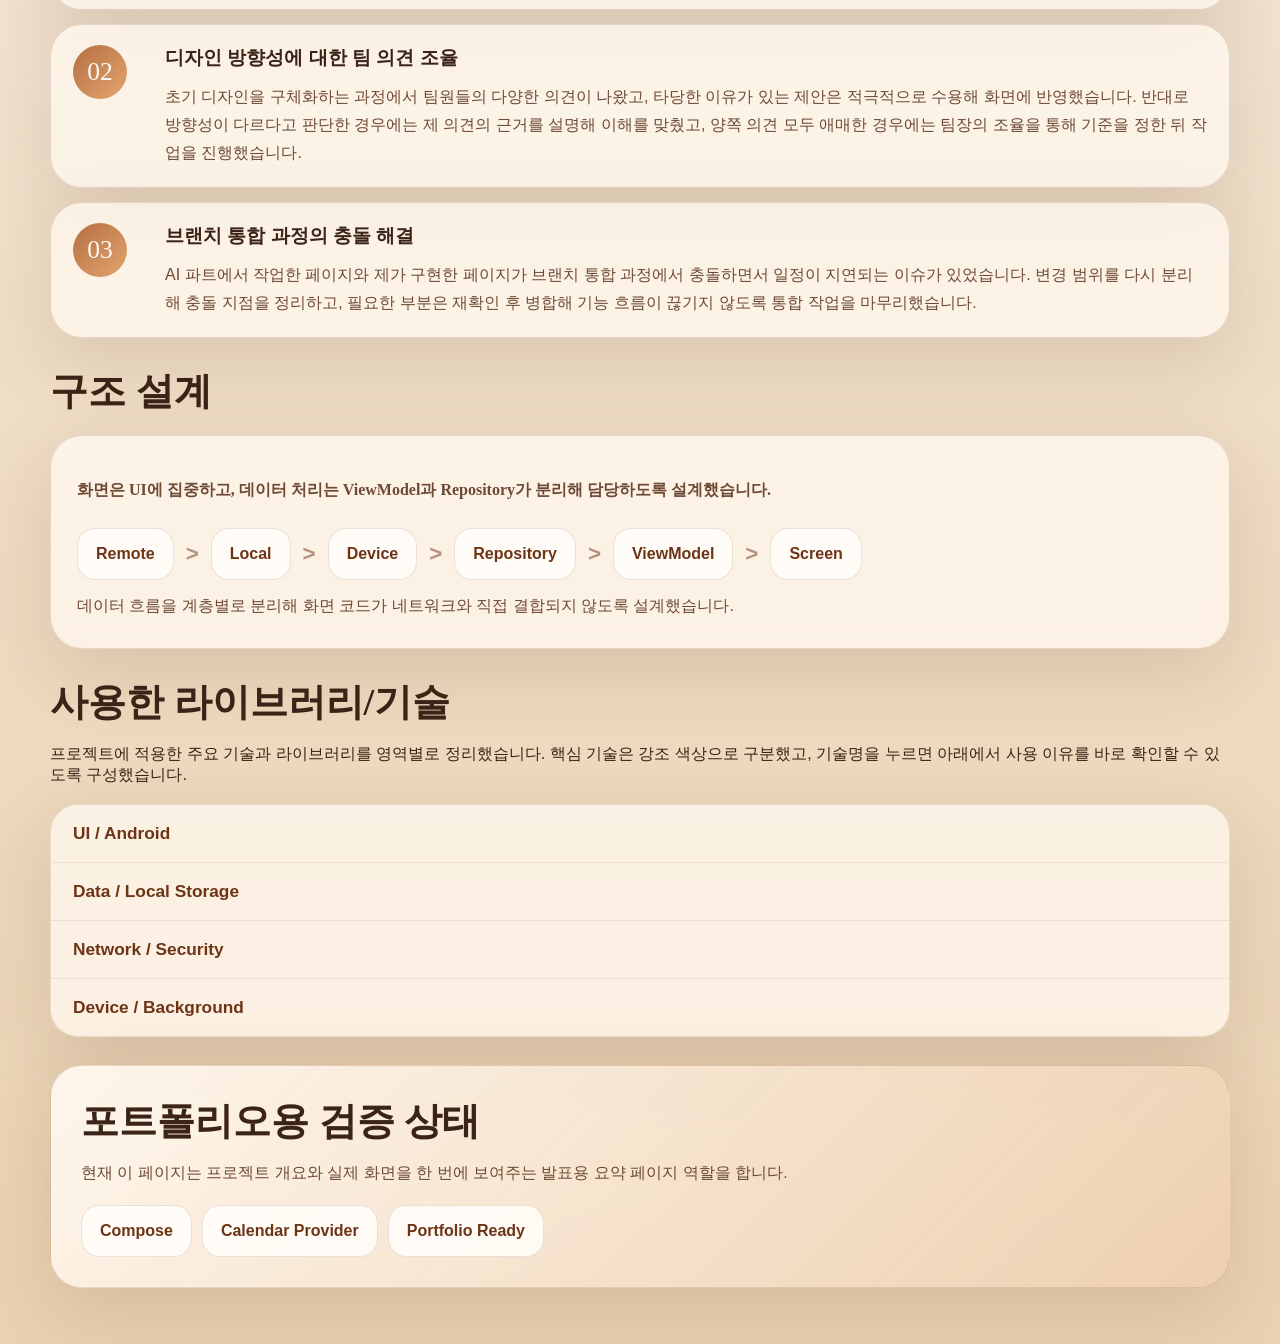
<file: portfolio/index.html>
<!DOCTYPE html>
<html lang="ko">
<head>
  <meta charset="UTF-8">
  <meta name="viewport" content="width=device-width, initial-scale=1.0">
  <title>DailyLog Portfolio</title>
  <link rel="stylesheet" href="./styles.css">
</head>
<body>
  <div class="page-shell">
    <header class="hero">
      <div class="hero-copy">
        <p class="eyebrow">Emotion Diary Android Project</p>
        <h1>DailyLog</h1>
        <p class="hero-summary">
          STT/TTS 기반 일기 작성 어플리케이션 프로젝트입니다.
        </p>
        <div class="hero-actions">
          <a class="primary-link" href="#screens">화면 보기</a>
          <a class="secondary-link" href="#architecture">구조 보기</a>
        </div>
      </div>

      <div class="hero-card">
        <p class="hero-card-label">Project Snapshot</p>
        <div class="stat-grid">
          <article class="stat-card">
            <span class="stat-value">Android</span>
            <span class="stat-label">Jetpack Compose UI</span>
          </article>
          <article class="stat-card">
            <span class="stat-value">Diary</span>
            <span class="stat-label">감정 기록과 결과 화면 구성</span>
          </article>
          <article class="stat-card">
            <span class="stat-value">Calendar</span>
            <span class="stat-label">Calendar Provider 유지</span>
          </article>
          <article class="stat-card">
            <span class="stat-value">Flow</span>
            <span class="stat-label">실사용 흐름 기반 화면 구성</span>
          </article>
        </div>
      </div>
    </header>

    <main>
      <section class="section intro-strip" id="overview">
        <article class="panel">
          <h2>문제 정의</h2>
          <p>
            모두가 중요성을 느끼는 하루의 정리를 대화 기반으로 더 간단하게 기록하고,
            그 결과를 바탕으로 일정 추천과 일정 관리까지 자연스럽게 이어질 수 있는 경험을 만들고자 했습니다.
          </p>
        </article>
        <article class="panel">
          <h2>핵심 구현 포인트</h2>
          <p>
            Compose 기반 화면 설계, Repository 계층 정리, Room DB 기반 로컬 데이터 저장, 캘린더 프로바이더 연동 유지,
            결과 페이지와 프로필 그래프 흐름 검증을 중심으로 작업했습니다.
          </p>
        </article>
      </section>

      <section class="section" id="highlights">
        <div class="section-heading">
          <h2>프로젝트 핵심 기능</h2>
        </div>
        <div class="feature-grid">
          <article class="feature-card">
            <h3>일기 작성</h3>
            <p>질문형 흐름을 따라 하루의 감정과 상황을 기록하고, 결과 화면까지 자연스럽게 이어지도록 구성했습니다.</p>
          </article>
          <article class="feature-card">
            <h3>일기 기반 감정 분석</h3>
            <p>작성한 일기 내용을 바탕으로 감정 결과를 분석하고, 사용자가 자신의 하루를 돌아볼 수 있도록 피드백을 제공합니다.</p>
          </article>
          <article class="feature-card">
            <h3>감정 기반 일정 추천</h3>
            <p>분석된 감정 결과를 바탕으로 추천 활동을 제안하고, 이를 일정과 연결해 다음 행동으로 이어질 수 있게 했습니다.</p>
          </article>
          <article class="feature-card">
            <h3>캘린더 연동</h3>
            <p>앱 내부 기록과 기기 Calendar Provider 이벤트를 함께 보여주어 감정 기록과 일정 관리를 한 흐름으로 연결합니다.</p>
          </article>
        </div>
      </section>

      <section class="section" id="screens">
        <div class="section-heading">
          <h2>실제 사용 흐름으로 따라가는 화면 구성</h2>
        </div>
        <div class="flow-layout">
          <section class="flow-stage panel">
            <div class="flow-stage-top">
              <div>
                <h3 id="flow-title" class="visually-hidden">로그인</h3>
                <div class="flow-title-sequence" id="flow-title-sequence" aria-label="현재 화면 순차 경로"></div>
              </div>
            </div>

            <div class="flow-preview-shell">
              <div class="phone-frame">
                <div class="phone-screen phone-screen-demo" id="flow-stage-canvas" aria-live="polite"></div>
              </div>
              <article class="flow-detail-card">
                <p class="flow-screen-type" id="flow-type">Main Entry</p>
                <p class="flow-description" id="flow-description">
                  사용자는 홈 화면에서 오늘의 기록 상태를 보고, 고양이와 상호작용하거나 메뉴를 열어 다음 화면으로 이동합니다.
                </p>
                <p class="flow-interaction-hint" id="flow-hint">
                  화면 안의 강조된 버튼을 직접 눌러도 같은 흐름으로 이동합니다.
                </p>
                <ul class="flat-list flow-points" id="flow-points"></ul>
                <div class="flow-actions" id="flow-actions"></div>
              </article>
            </div>
          </section>
        </div>
      </section>

      <section class="section" id="role">
        <div class="section-heading">
          <h2>담당 역할</h2>
        </div>
        <div class="feature-grid">
          <article class="feature-card">
            <h3>화면 흐름 설계</h3>
            <p>로그인, 회원가입, 튜토리얼, 홈, 일기 작성, 결과, 캘린더, 프로필까지 이어지는 주요 사용자 흐름을 설계하고 연결했습니다.</p>
          </article>
          <article class="feature-card">
            <h3>Compose 기반 UI 구현</h3>
            <p>앱의 감성적인 화면 구성을 유지하면서 각 화면의 레이아웃과 상호작용이 자연스럽게 이어지도록 Compose UI를 구현했습니다.</p>
          </article>
          <article class="feature-card">
            <h3>로컬 데이터 구조 정리</h3>
            <p>Room DB와 Repository 구조를 통해 일기와 사용자 데이터를 저장하고, 화면 코드와 데이터 계층이 분리되도록 정리했습니다.</p>
          </article>
          <article class="feature-card">
            <h3>캘린더 및 프로필 흐름 검증</h3>
            <p>Calendar Provider 연동, 일정 수정/추가, 감정 그래프, 프로필 편집까지 실제 사용 흐름 기준으로 화면 동작을 점검했습니다.</p>
          </article>
        </div>
      </section>

      <section class="section process-section" id="process">
        <div class="section-heading">
          <h2>개발 과정에서 신경 쓴 점</h2>
        </div>
        <div class="timeline">
          <article class="timeline-item">
            <span class="timeline-index">01</span>
            <div>
              <h3>화면 감성 유지</h3>
              <p>일반적인 앱 레이아웃 대신 방, 다이어리, 종이 질감 같은 오브젝트 중심 인터페이스를 유지했습니다.</p>
            </div>
          </article>
          <article class="timeline-item">
            <span class="timeline-index">02</span>
            <div>
              <h3>서버 연동 흐름 검증</h3>
              <p>서버가 정상적으로 동작하는 환경을 기준으로 일기 작성, 감정 분석 결과, 추천 흐름이 자연스럽게 이어지도록 화면 구성을 점검했습니다.</p>
            </div>
          </article>
          <article class="timeline-item">
            <span class="timeline-index">03</span>
            <div>
              <h3>기기 기능 연결</h3>
              <p>Calendar Provider는 유지해 실제 기기 일정과 앱 데이터를 함께 확인할 수 있도록 했습니다.</p>
            </div>
          </article>
          <article class="timeline-item">
            <span class="timeline-index">04</span>
            <div>
              <h3>로컬 데이터 구조 정리</h3>
              <p>Room DB를 활용해 일기와 사용자 정보를 안정적으로 저장하고, 화면에서 필요한 데이터를 일관된 흐름으로 불러올 수 있도록 구조를 정리했습니다.</p>
            </div>
          </article>
        </div>
      </section>

      <section class="section" id="troubleshooting">
        <div class="section-heading">
          <h2>트러블슈팅</h2>
        </div>
        <div class="timeline">
          <article class="timeline-item">
            <span class="timeline-index">01</span>
            <div>
              <h3>리소스 최적화를 통한 성능 개선</h3>
              <p>초기에는 개별 리소스 수가 많고 해상도도 높아 화면 전환 시 앱이 무거워지는 문제가 있었습니다. 이를 해결하기 위해 전체 리소스 해상도를 조정하고, 분산되어 있던 개별 리소스를 통합하는 방식으로 구조를 정리해 렉 유발을 줄이고 보다 안정적인 동작 흐름을 만들었습니다.</p>
            </div>
          </article>
          <article class="timeline-item">
            <span class="timeline-index">02</span>
            <div>
              <h3>디자인 방향성에 대한 팀 의견 조율</h3>
              <p>초기 디자인을 구체화하는 과정에서 팀원들의 다양한 의견이 나왔고, 타당한 이유가 있는 제안은 적극적으로 수용해 화면에 반영했습니다. 반대로 방향성이 다르다고 판단한 경우에는 제 의견의 근거를 설명해 이해를 맞췄고, 양쪽 의견 모두 애매한 경우에는 팀장의 조율을 통해 기준을 정한 뒤 작업을 진행했습니다.</p>
            </div>
          </article>
          <article class="timeline-item">
            <span class="timeline-index">03</span>
            <div>
              <h3>브랜치 통합 과정의 충돌 해결</h3>
              <p>AI 파트에서 작업한 페이지와 제가 구현한 페이지가 브랜치 통합 과정에서 충돌하면서 일정이 지연되는 이슈가 있었습니다. 변경 범위를 다시 분리해 충돌 지점을 정리하고, 필요한 부분은 재확인 후 병합해 기능 흐름이 끊기지 않도록 통합 작업을 마무리했습니다.</p>
            </div>
          </article>
        </div>
      </section>

      <section class="section architecture-section" id="architecture">
        <div class="section-heading">
          <h2>구조 설계</h2>
        </div>
        <div class="architecture-layout">
          <article class="panel architecture-panel">
            <p class="architecture-lead">
              화면은 UI에 집중하고, 데이터 처리는 ViewModel과 Repository가 분리해 담당하도록 설계했습니다.
            </p>
            <div class="architecture-flow">
              <span class="architecture-flow-card">Remote</span>
              <span class="architecture-flow-arrow">></span>
              <span class="architecture-flow-card">Local</span>
              <span class="architecture-flow-arrow">></span>
              <span class="architecture-flow-card">Device</span>
              <span class="architecture-flow-arrow">></span>
              <span class="architecture-flow-card">Repository</span>
              <span class="architecture-flow-arrow">></span>
              <span class="architecture-flow-card">ViewModel</span>
              <span class="architecture-flow-arrow">></span>
              <span class="architecture-flow-card">Screen</span>
            </div>
            <p class="architecture-caption">
              데이터 흐름을 계층별로 분리해 화면 코드가 네트워크와 직접 결합되지 않도록 설계했습니다.
            </p>
          </article>
        </div>
      </section>

      <section class="section" id="stack">
        <div class="section-heading">
          <h2>사용한 라이브러리/기술</h2>
          <p>
            프로젝트에 적용한 주요 기술과 라이브러리를 영역별로 정리했습니다.
            핵심 기술은 강조 색상으로 구분했고, 기술명을 누르면 아래에서 사용 이유를 바로 확인할 수 있도록 구성했습니다.
          </p>
        </div>

        <div class="stack-shell">
          <details class="stack-group">
            <summary>UI / Android</summary>
            <div class="stack-content">
              <div class="stack-chip-row">
                <button class="stack-chip is-highlight" type="button" data-reason-target="reason-kotlin">Kotlin</button>
                <button class="stack-chip is-highlight" type="button" data-reason-target="reason-compose">Jetpack Compose</button>
                <button class="stack-chip" type="button" data-reason-target="reason-material3">Material 3</button>
                <button class="stack-chip" type="button" data-reason-target="reason-activity-compose">Activity Compose</button>
                <button class="stack-chip" type="button" data-reason-target="reason-lifecycle-compose">Lifecycle Compose</button>
              </div>
              <div class="stack-reason-display">
                <article class="stack-reason-panel" id="reason-kotlin">
                  <p>ASR과 TTS 기능을 포함한 음성 기반 일기 앱에서는 응답 속도와 기기 자원 활용이 중요하다고 판단했습니다. 그래서 React Native나 Expo 같은 크로스플랫폼 방식보다 Android 네이티브 환경에 더 직접적으로 접근할 수 있는 Kotlin을 선택했고, 이를 통해 음성 처리 라이브러리 연동과 화면 성능을 보다 안정적으로 구성할 수 있었습니다.</p>
                </article>
                <article class="stack-reason-panel" id="reason-compose">
                  <p>오브젝트 중심의 커스텀 UI를 빠르게 구성하고, 화면 상태 변화에 따라 로그인, 홈, 일기, 캘린더, 프로필 흐름을 일관되게 관리하기 위해 사용했습니다.</p>
                </article>
                <article class="stack-reason-panel" id="reason-material3">
                  <p>Compose 기반 UI에서 기본 컴포넌트와 상호작용 패턴을 안정적으로 활용하면서, 프로젝트 톤에 맞게 커스터마이징하기 위해 사용했습니다.</p>
                </article>
                <article class="stack-reason-panel" id="reason-activity-compose">
                  <p>Android Activity 진입점에서 Compose 화면을 자연스럽게 연결하고 앱의 시작 구조를 간결하게 유지하기 위해 사용했습니다.</p>
                </article>
                <article class="stack-reason-panel" id="reason-lifecycle-compose">
                  <p>화면 상태와 라이프사이클 변화를 Compose 화면 안에서 안정적으로 반영해 화면 전환과 상태 관리를 자연스럽게 처리하기 위해 사용했습니다.</p>
                </article>
              </div>
            </div>
          </details>

          <details class="stack-group">
            <summary>Data / Local Storage</summary>
            <div class="stack-content">
              <div class="stack-chip-row">
                <button class="stack-chip is-highlight" type="button" data-reason-target="reason-room">Room DB</button>
                <button class="stack-chip" type="button" data-reason-target="reason-repository">Repository Pattern</button>
                <button class="stack-chip" type="button" data-reason-target="reason-serialization">Kotlin Serialization</button>
                <button class="stack-chip" type="button" data-reason-target="reason-jackson">Jackson Kotlin</button>
              </div>
              <div class="stack-reason-display">
                <article class="stack-reason-panel" id="reason-room">
                  <p>일기와 사용자 정보를 로컬에 안정적으로 저장하고, 화면 코드가 직접 데이터 저장소를 다루지 않도록 Repository 계층과 함께 구조를 분리하기 위해 사용했습니다.</p>
                </article>
                <article class="stack-reason-panel" id="reason-repository">
                  <p>화면과 데이터 소스를 분리해 네트워크, 로컬 DB, 기기 기능을 한 계층에서 정리하고 화면 코드의 결합도를 낮추기 위해 적용했습니다.</p>
                </article>
                <article class="stack-reason-panel" id="reason-serialization">
                  <p>앱 내부에서 사용하는 데이터 구조를 직렬화하고 상태나 응답 값을 Kotlin 코드 중심으로 다루기 위해 사용했습니다.</p>
                </article>
                <article class="stack-reason-panel" id="reason-jackson">
                  <p>서버 응답 데이터를 Kotlin 객체로 안정적으로 변환하고 Retrofit과 함께 API 응답 처리를 구성하기 위해 사용했습니다.</p>
                </article>
              </div>
            </div>
          </details>

          <details class="stack-group">
            <summary>Network / Security</summary>
            <div class="stack-content">
              <div class="stack-chip-row">
                <button class="stack-chip is-highlight" type="button" data-reason-target="reason-retrofit">Retrofit</button>
                <button class="stack-chip is-highlight" type="button" data-reason-target="reason-okhttp">OkHttp</button>
                <button class="stack-chip" type="button" data-reason-target="reason-logging">Logging Interceptor</button>
                <button class="stack-chip" type="button" data-reason-target="reason-security">Android Security Crypto</button>
              </div>
              <div class="stack-reason-display">
                <article class="stack-reason-panel" id="reason-retrofit">
                  <p>서버와의 API 통신을 인터페이스 기반으로 명확하게 분리하고, 응답 처리 구조를 일관되게 관리하기 위해 사용했습니다.</p>
                </article>
                <article class="stack-reason-panel" id="reason-okhttp">
                  <p>네트워크 요청과 응답 흐름을 안정적으로 처리하고, 인터셉터를 통해 통신 과정을 확장할 수 있도록 구성하기 위해 사용했습니다.</p>
                </article>
                <article class="stack-reason-panel" id="reason-logging">
                  <p>API 요청과 응답 로그를 확인해 서버 연동 과정에서 발생하는 문제를 빠르게 점검하고 디버깅하기 위해 사용했습니다.</p>
                </article>
                <article class="stack-reason-panel" id="reason-security">
                  <p>앱에서 다루는 민감한 정보와 인증 관련 데이터를 더 안전하게 저장하기 위한 보안 계층으로 활용했습니다.</p>
                </article>
              </div>
            </div>
          </details>

          <details class="stack-group">
            <summary>Device / Background</summary>
            <div class="stack-content">
              <div class="stack-chip-row">
                <button class="stack-chip is-highlight" type="button" data-reason-target="reason-calendar-provider">Calendar Provider</button>
                <button class="stack-chip" type="button" data-reason-target="reason-workmanager">WorkManager</button>
                <button class="stack-chip" type="button" data-reason-target="reason-sherpa">Sherpa ONNX</button>
              </div>
              <div class="stack-reason-display">
                <article class="stack-reason-panel" id="reason-calendar-provider">
                  <p>감정 기록과 실제 기기 일정을 연결해 사용자가 앱 내부 기록과 일정 관리를 한 화면 흐름 안에서 함께 확인할 수 있도록 하기 위해 사용했습니다.</p>
                </article>
                <article class="stack-reason-panel" id="reason-workmanager">
                  <p>백그라운드 작업이나 지연 실행이 필요한 기능을 Android 환경에 맞게 안정적으로 처리하기 위해 사용했습니다.</p>
                </article>
                <article class="stack-reason-panel" id="reason-sherpa">
                  <p>앱 내 음성 처리 기능을 지원하기 위한 라이브러리로 활용해 음성 기반 입력 흐름을 구현할 수 있도록 구성했습니다.</p>
                </article>
              </div>
            </div>
          </details>
        </div>
      </section>

      <section class="section closing-section" id="closing">
        <article class="closing-card">
          <h2>포트폴리오용 검증 상태</h2>
          <p>
            현재 이 페이지는 프로젝트 개요와 실제 화면을 한 번에 보여주는
            발표용 요약 페이지 역할을 합니다.
          </p>
          <div class="closing-meta">
            <span>Compose</span>
            <span>Calendar Provider</span>
            <span>Portfolio Ready</span>
          </div>
        </article>
      </section>
    </main>
  </div>

  <script src="./app.js"></script>
</body>
</html>
</file>
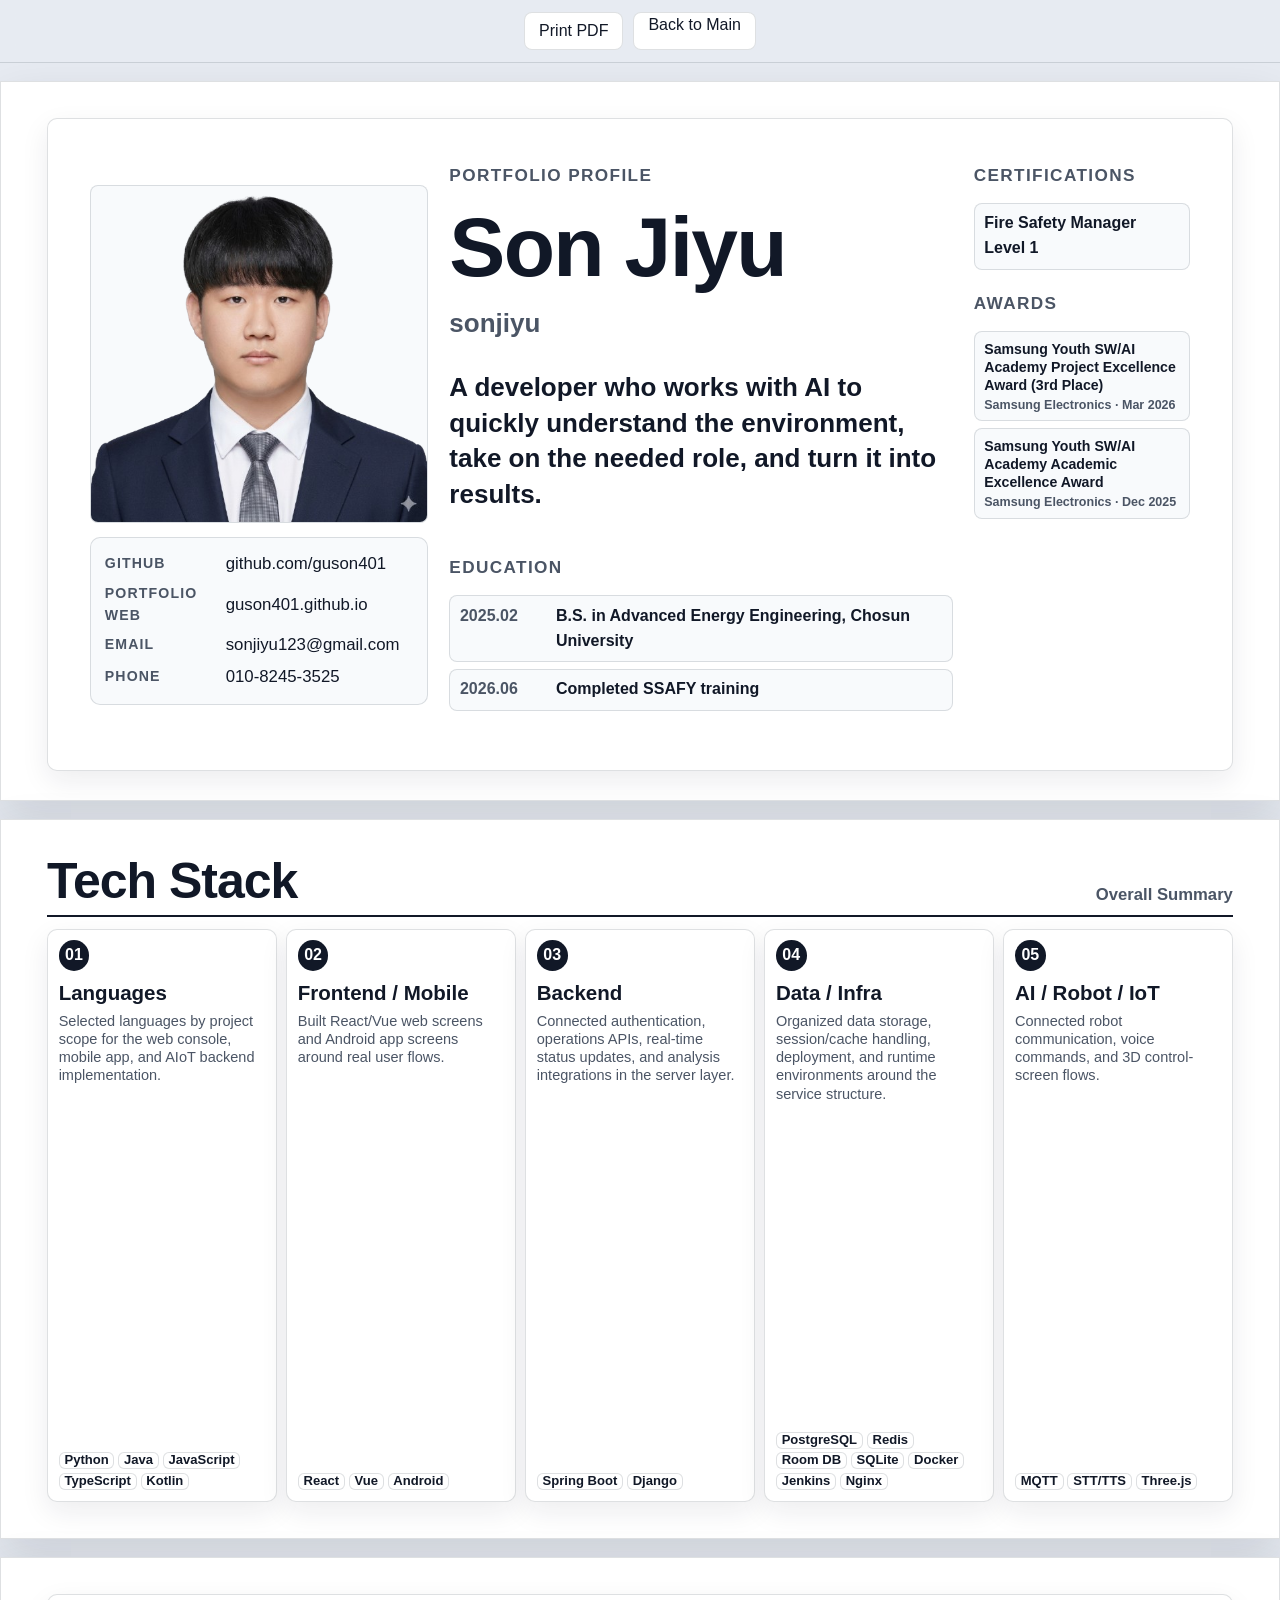
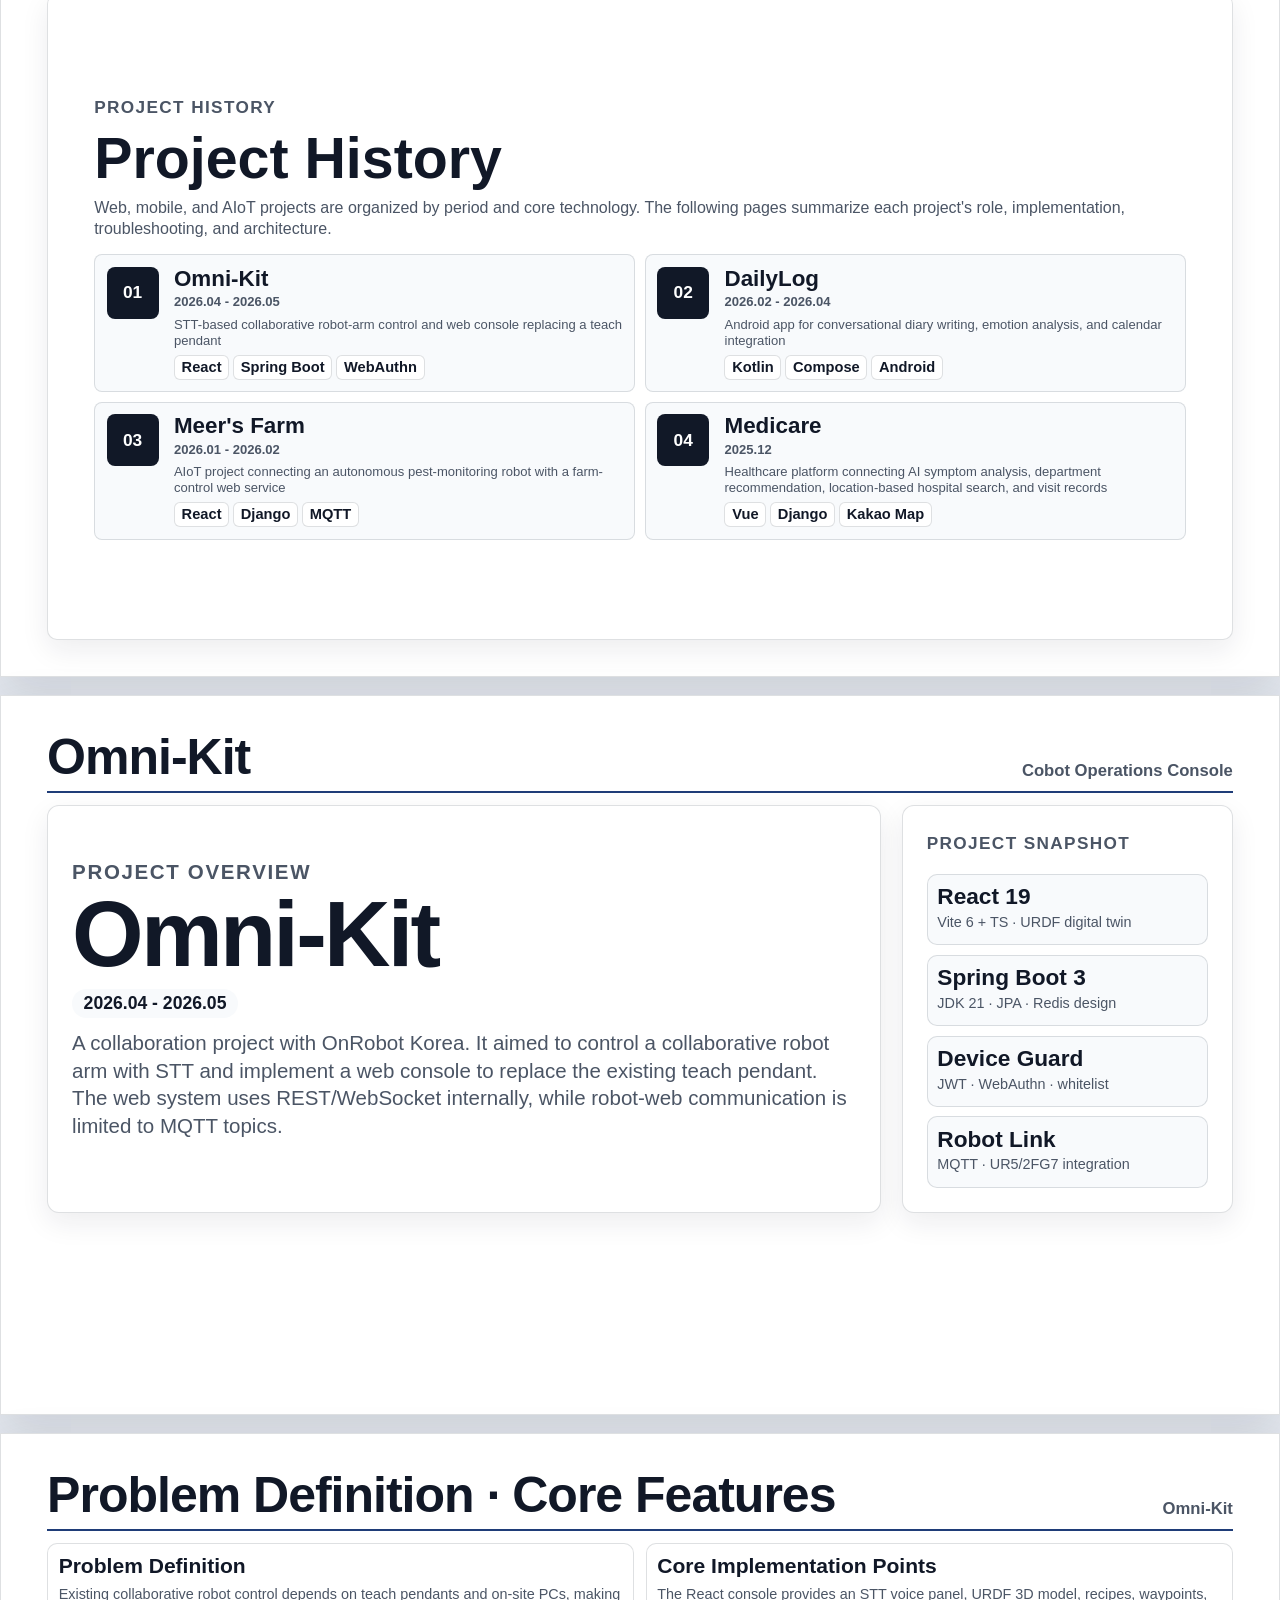
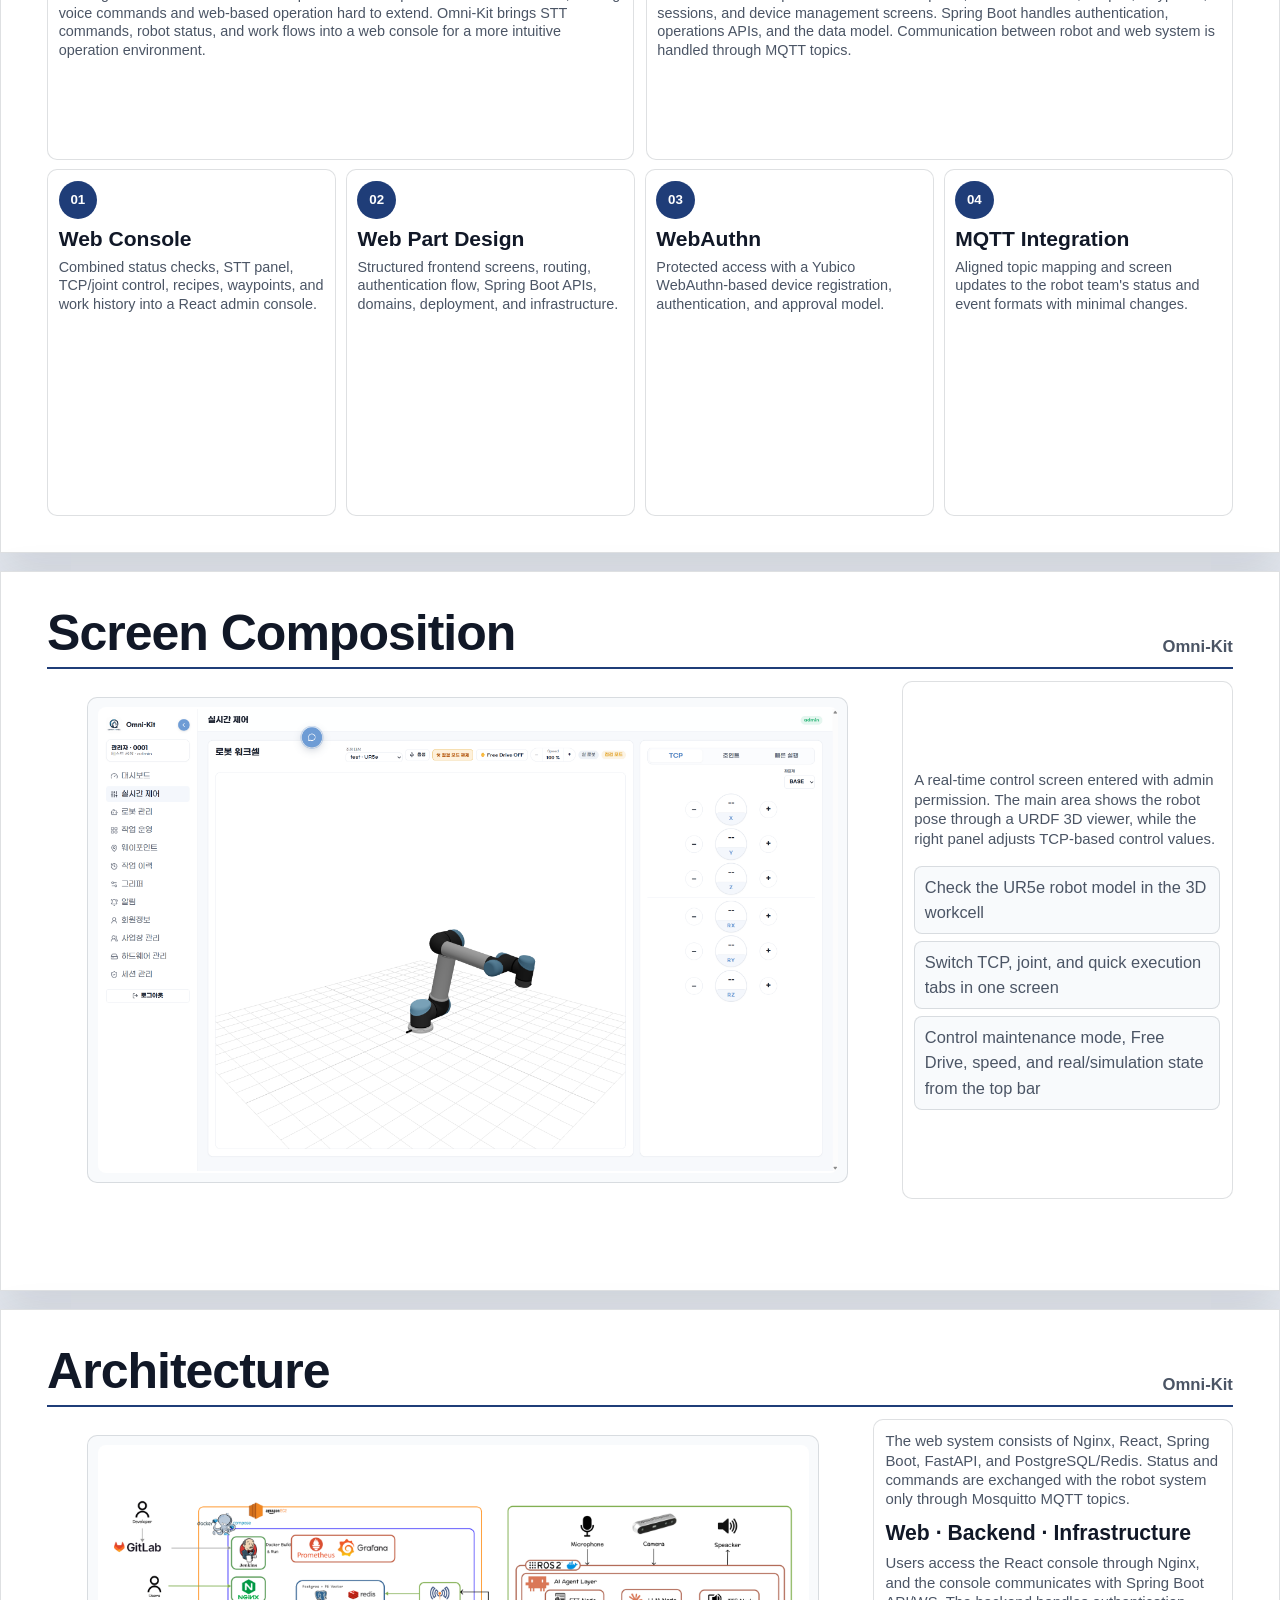
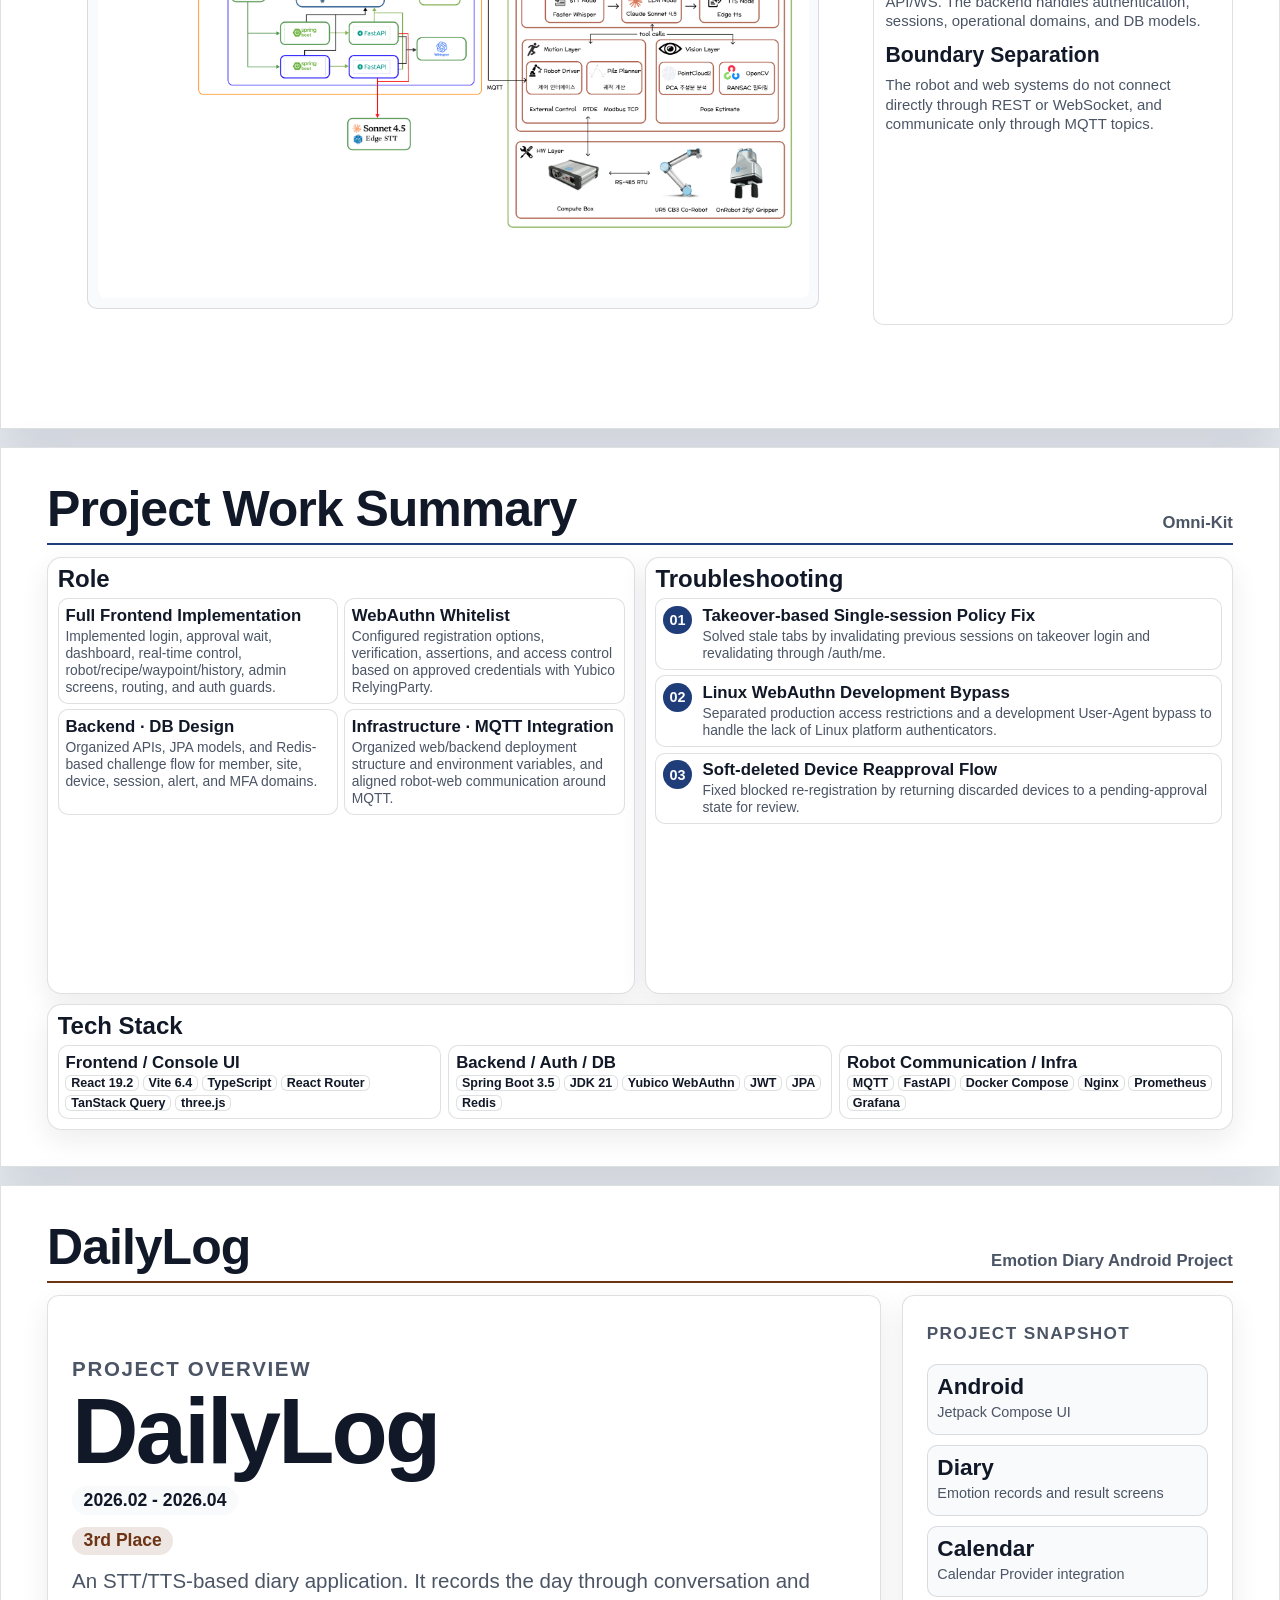
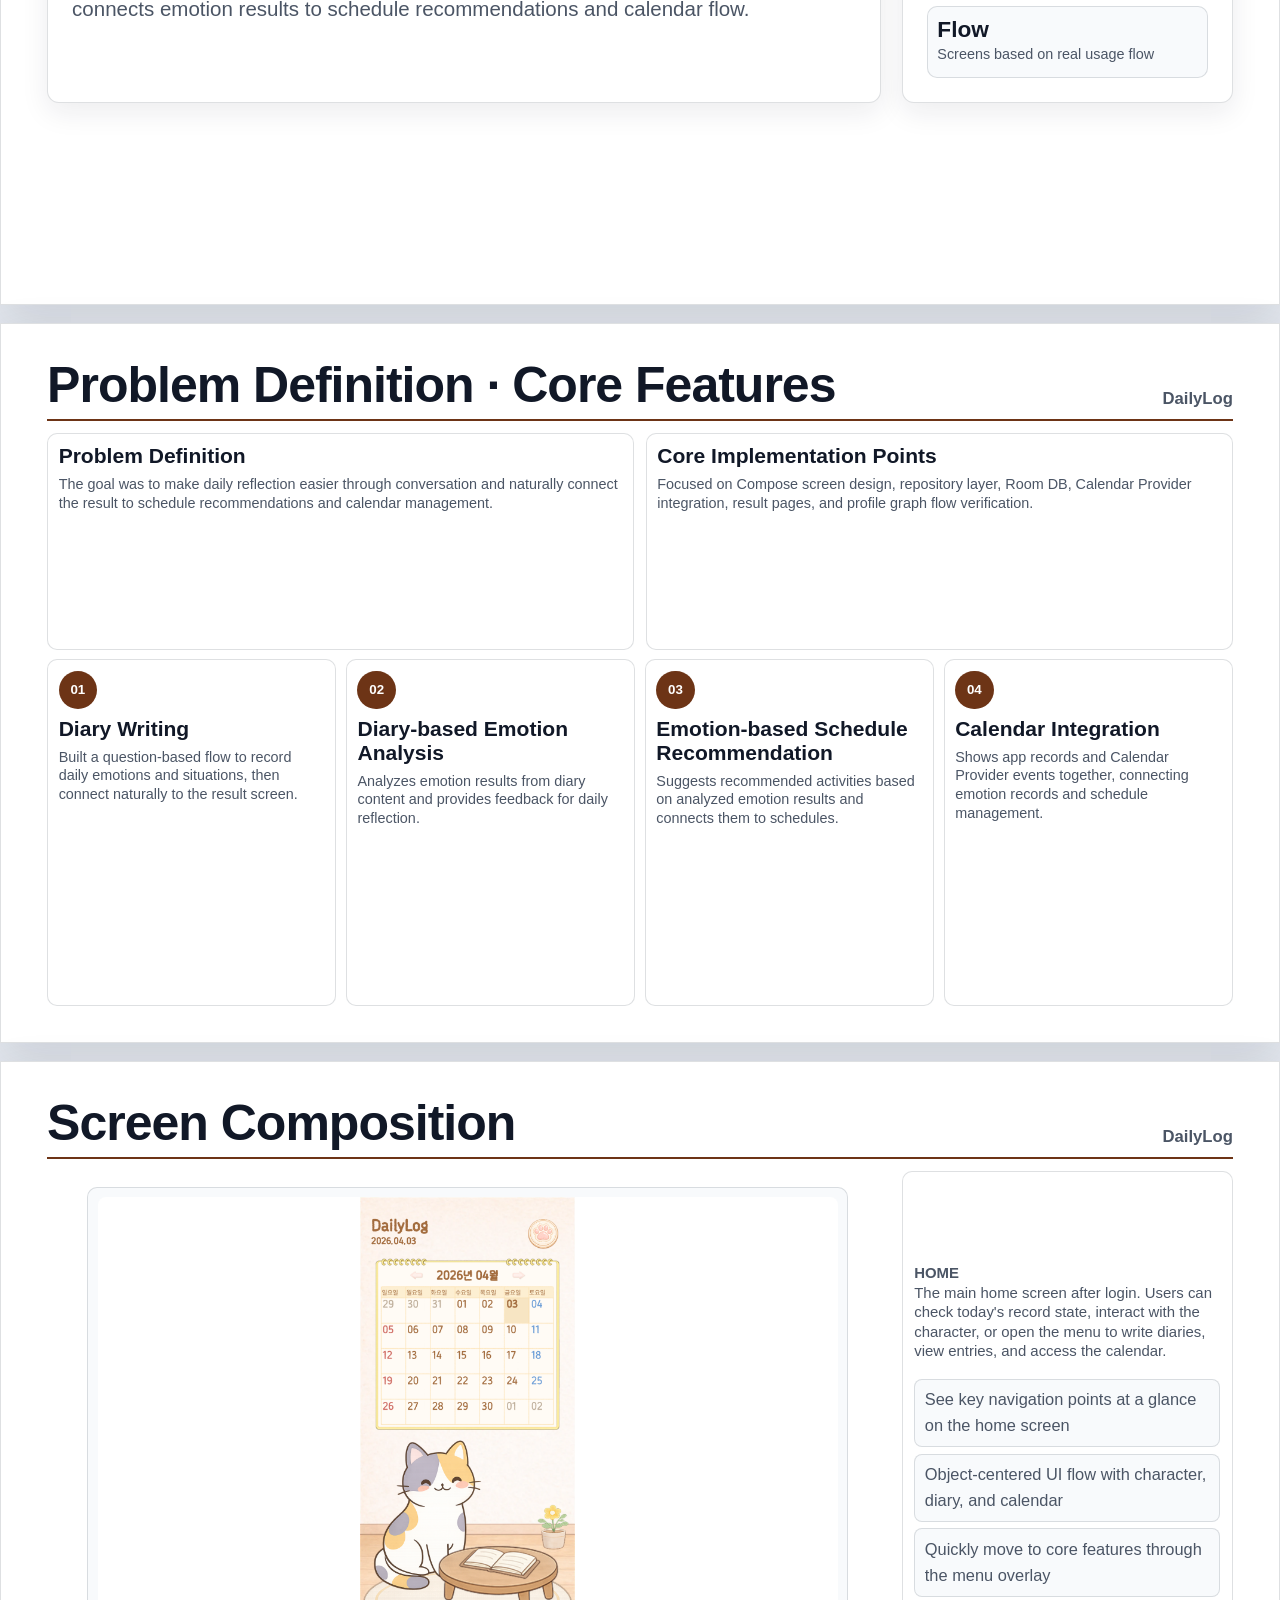
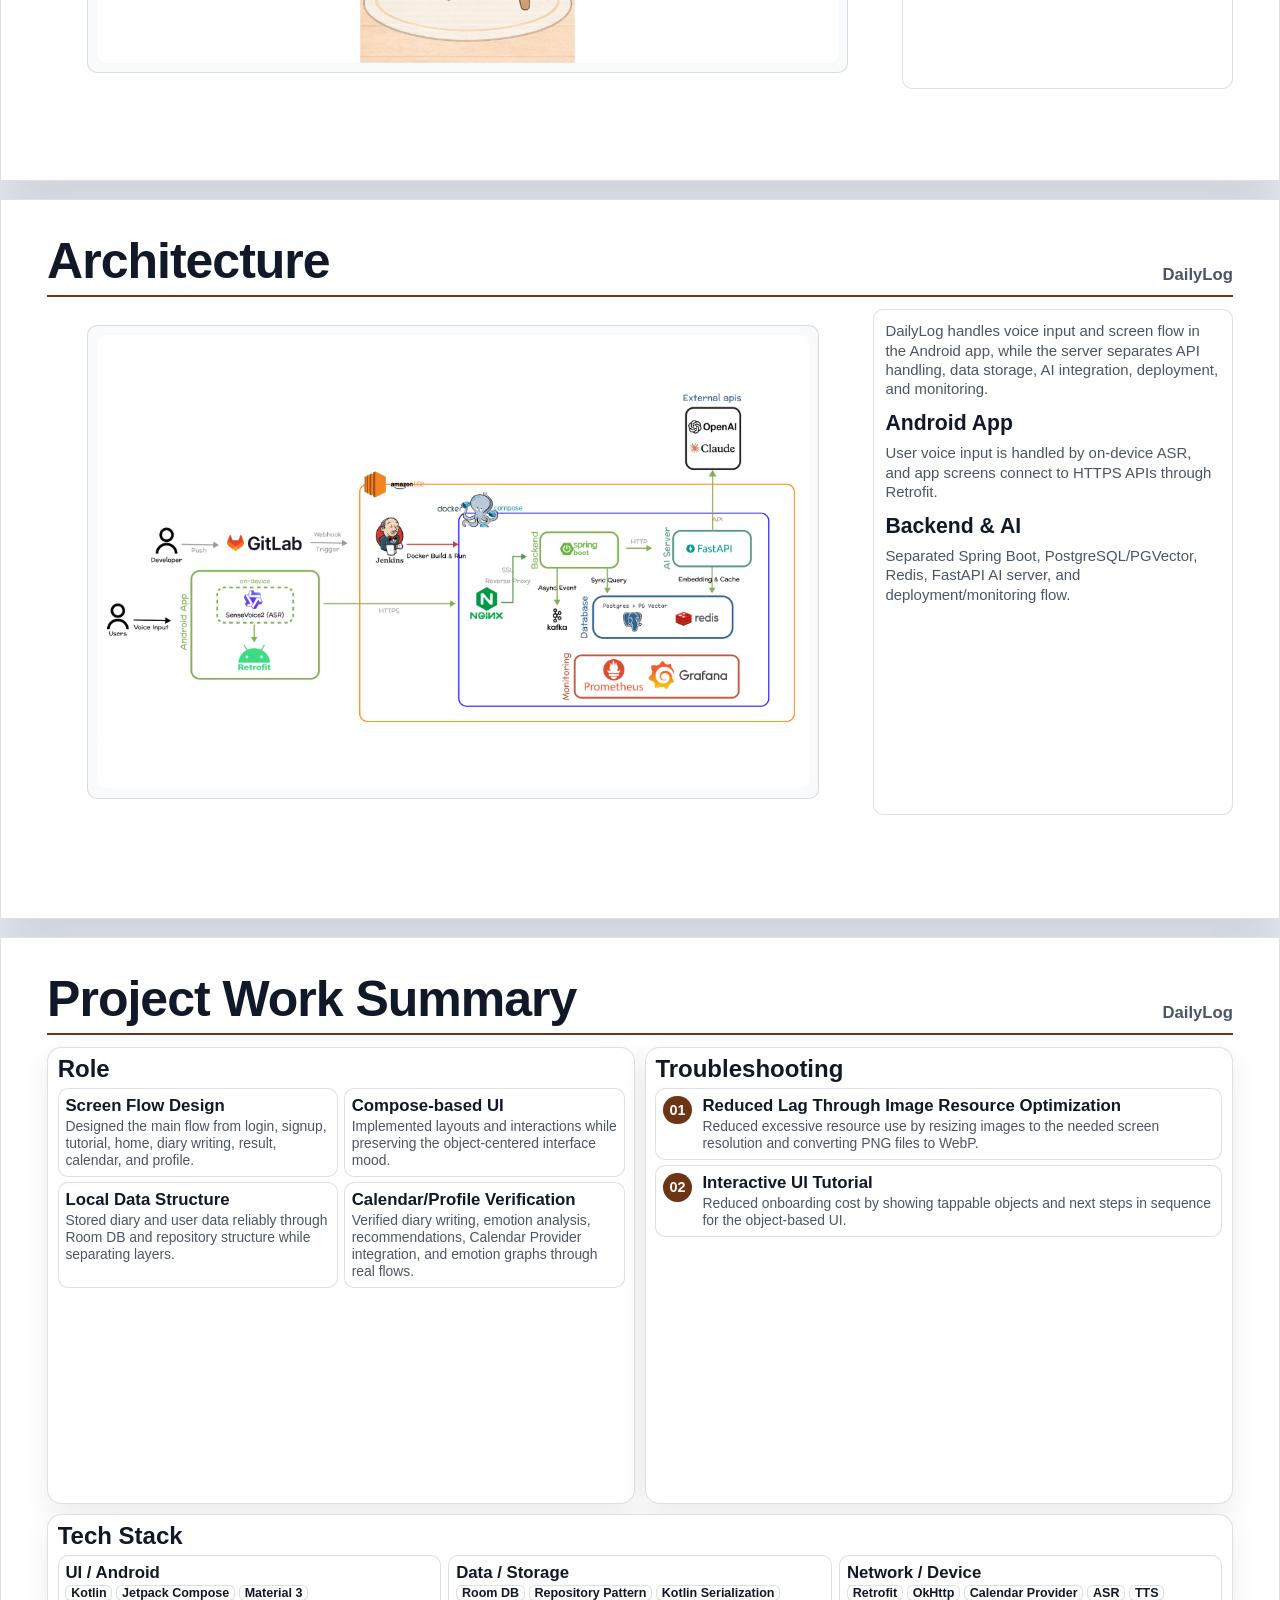
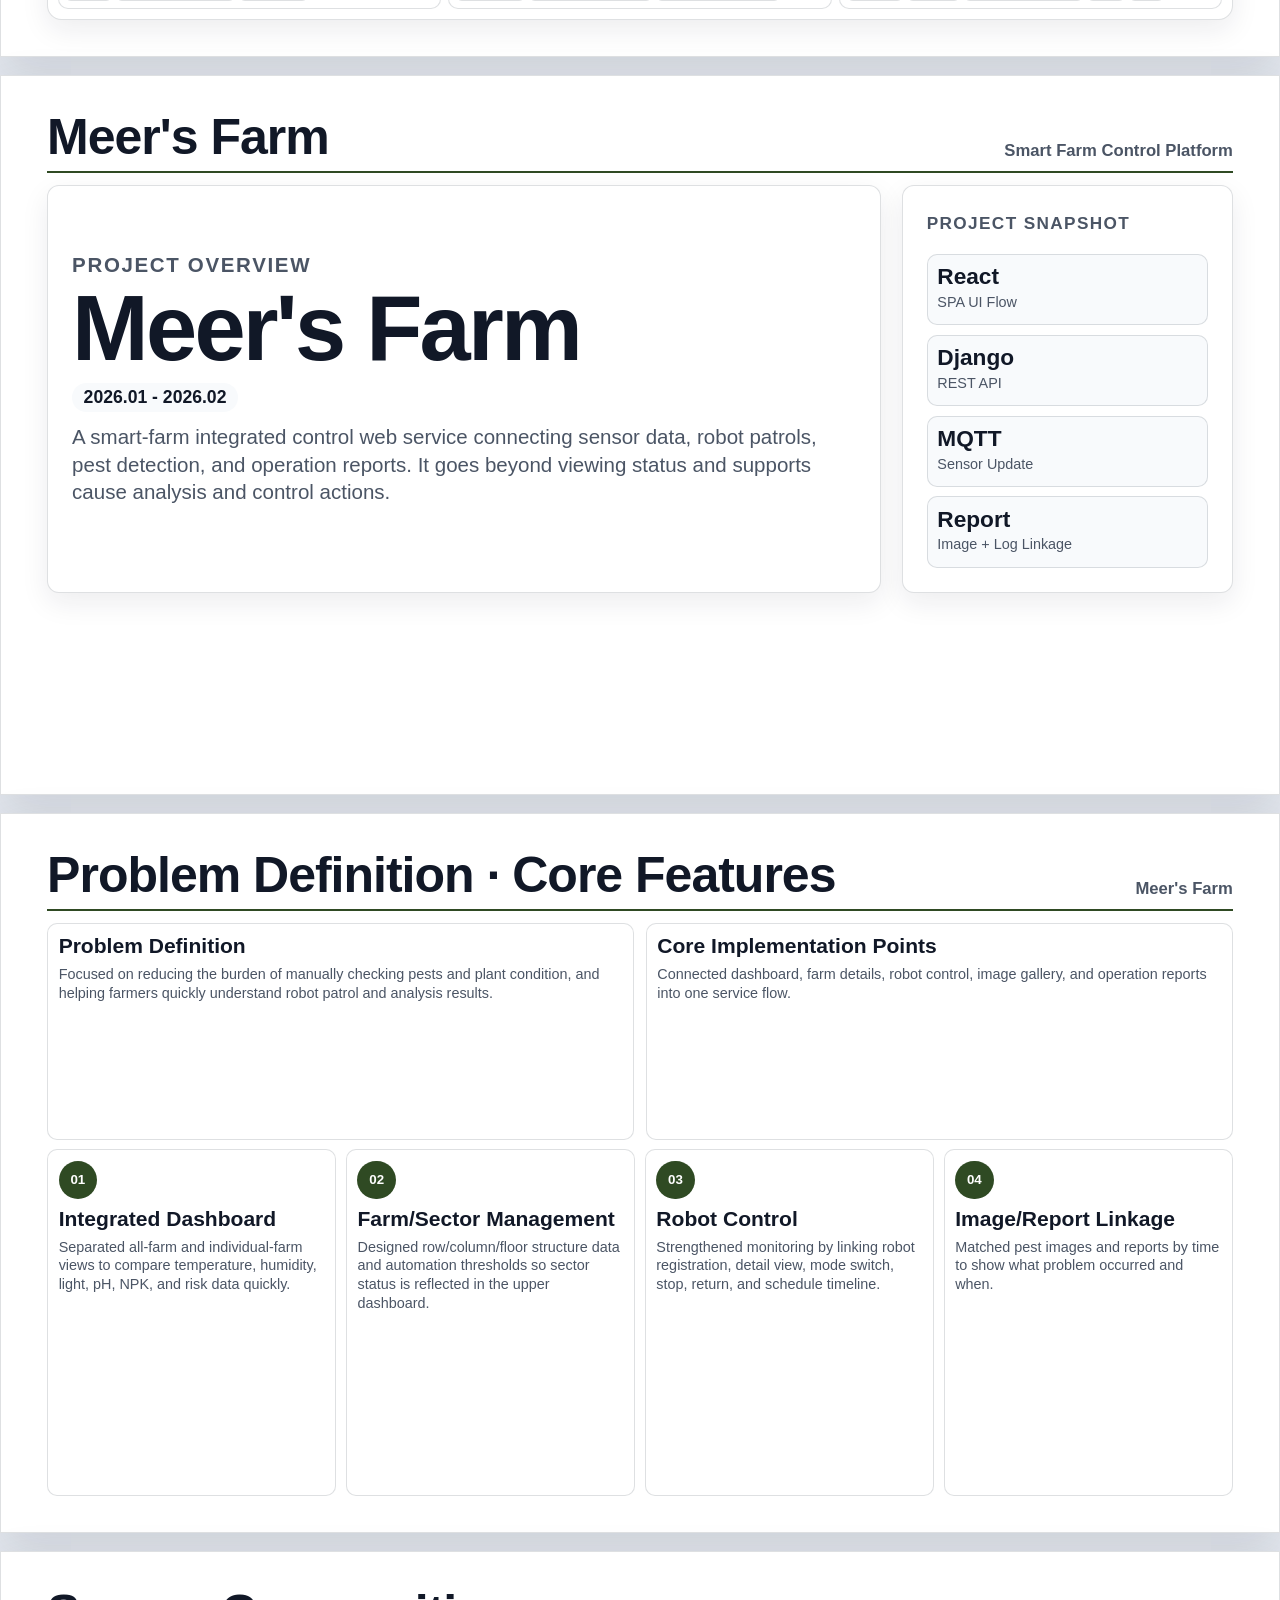
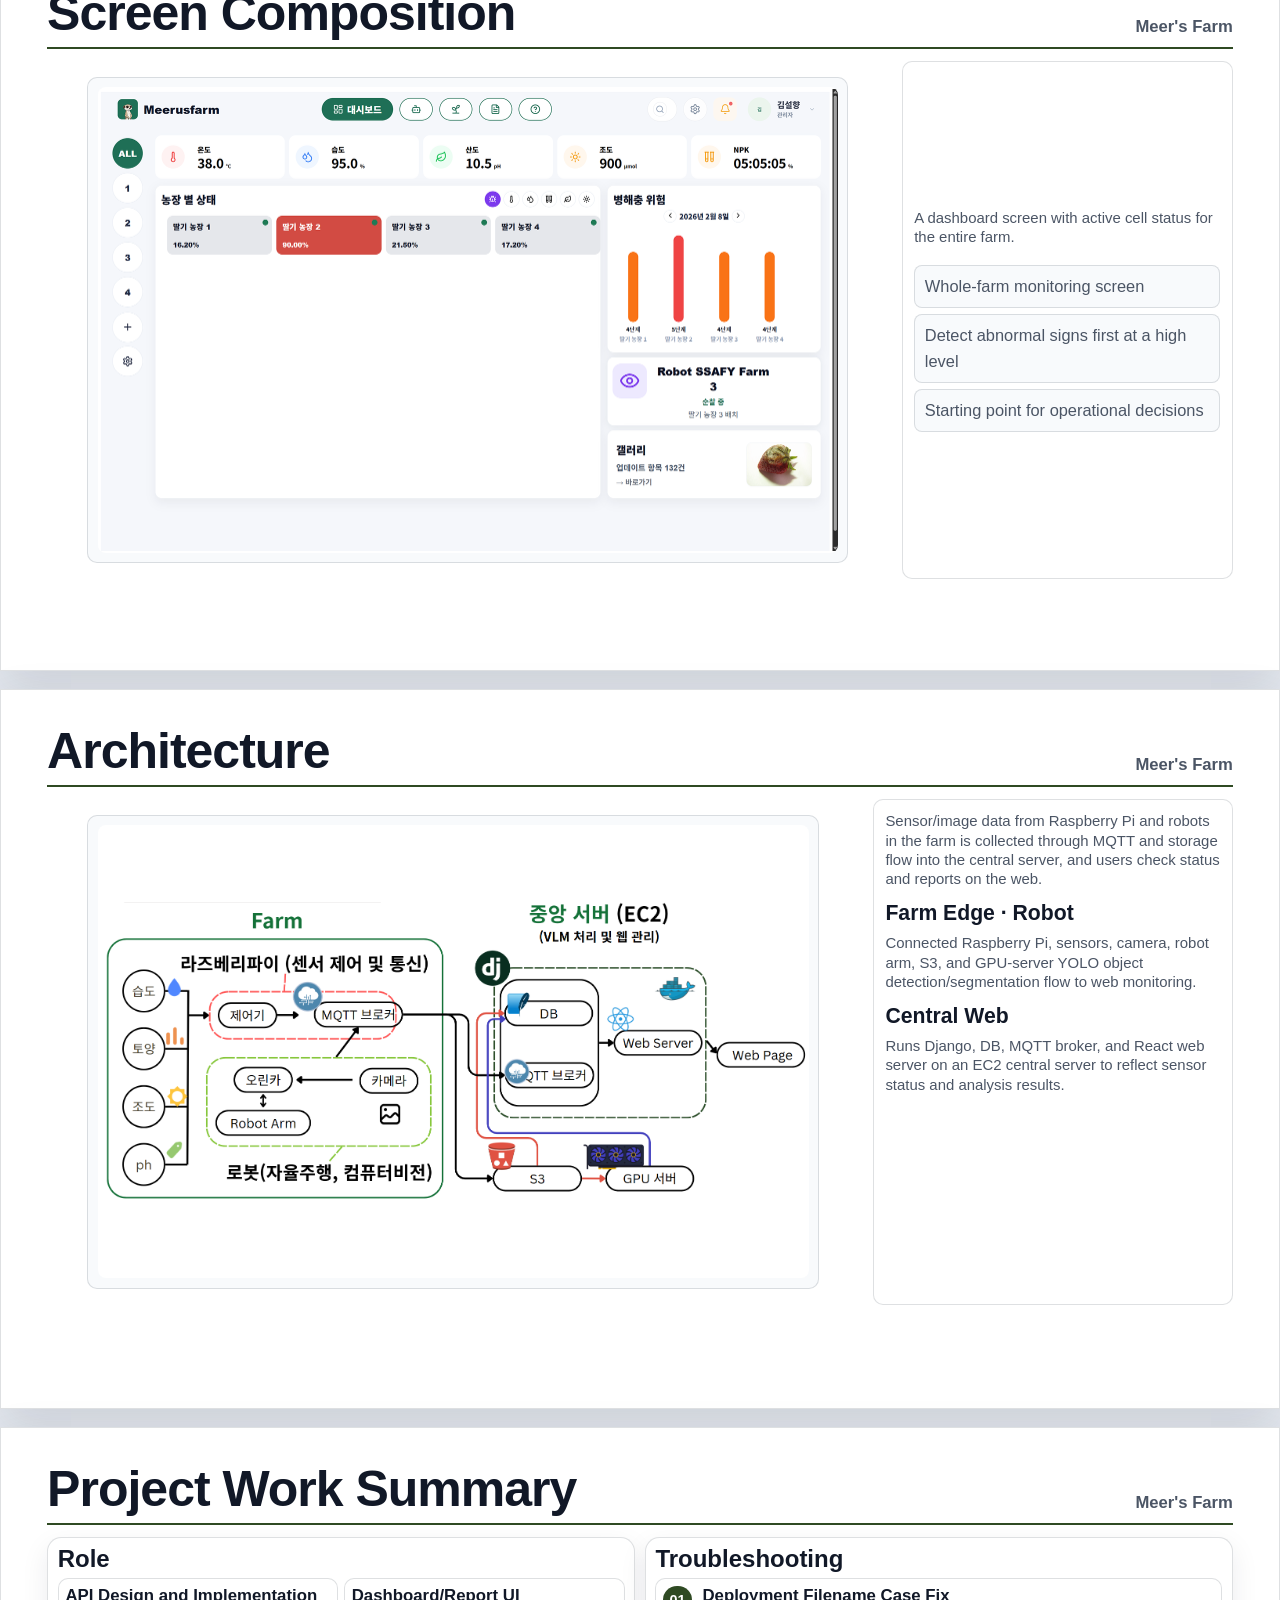
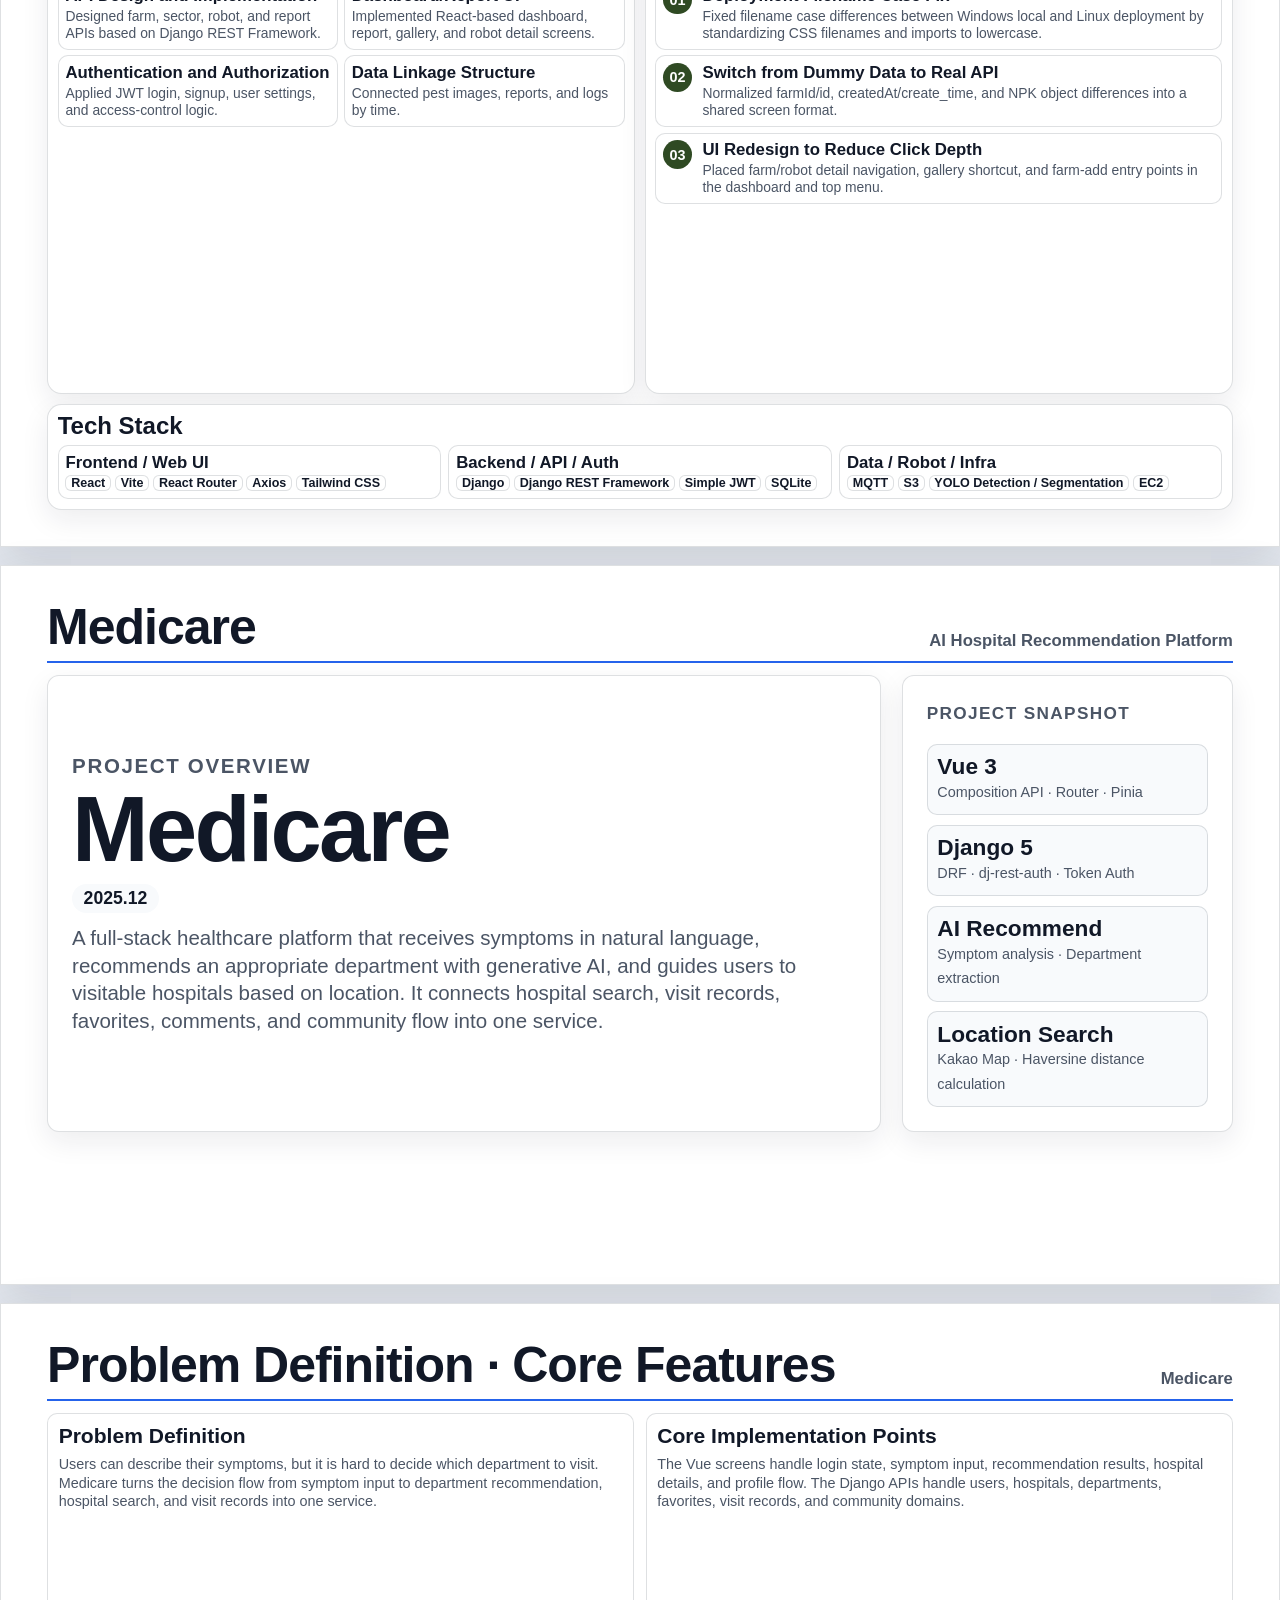
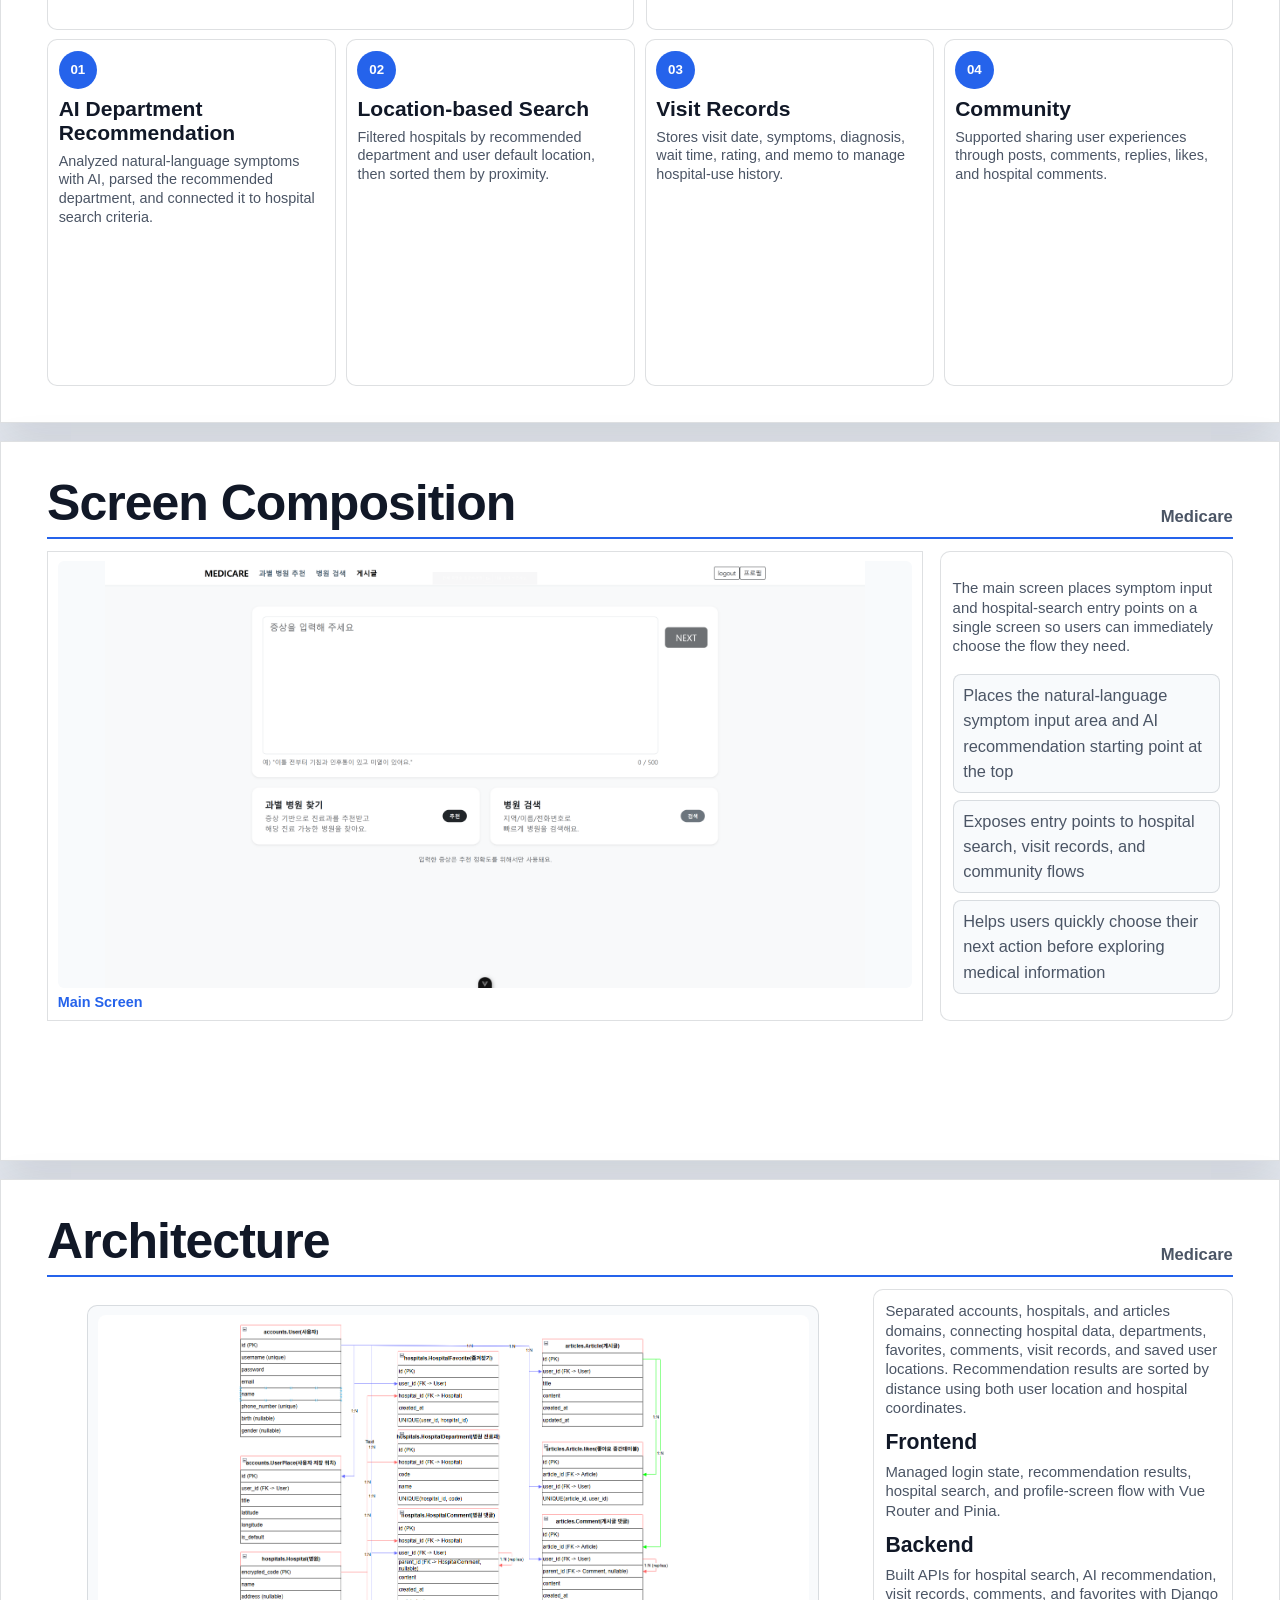
<file: portfolio-pdf-en.html>
<!DOCTYPE html>
<html lang="en" data-pdf-lang="en">
<head>
  <meta charset="UTF-8">
  <meta name="viewport" content="width=device-width, initial-scale=1.0">
  <title>Son Jiyu Portfolio PDF EN</title>
  <style>
    :root {
      --slide-w: 13.333in;
      --slide-h: 7.5in;
      --pad-x: 0.48in;
      --pad-y: 0.38in;
      --bg: #f6f8fb;
      --paper: #ffffff;
      --ink: #111827;
      --muted: #4b5565;
      --line: rgba(25, 35, 55, 0.14);
      --soft: #f8fafc;
      --shadow: 0 10px 28px rgba(20, 30, 50, 0.08);
      --omni: #1f3d78;
      --daily: #6d3416;
      --farm: #2f4a23;
      --medical: #2563eb;
    }

    * { box-sizing: border-box; }

    body {
      margin: 0;
      background: #e7ebf2;
      color: var(--ink);
      font-family: "Pretendard", "SUIT", "Segoe UI", "Noto Sans KR", Arial, sans-serif;
      line-height: 1.55;
      word-break: keep-all;
      overflow-wrap: normal;
    }

    a { color: inherit; text-decoration: none; }

    .pdf-toolbar {
      position: sticky;
      top: 0;
      z-index: 5;
      display: flex;
      justify-content: center;
      gap: 10px;
      padding: 12px;
      background: rgba(231, 235, 242, 0.9);
      border-bottom: 1px solid var(--line);
      backdrop-filter: blur(10px);
    }

    .pdf-toolbar a,
    .pdf-toolbar button {
      min-height: 38px;
      padding: 0 14px;
      border: 1px solid var(--line);
      border-radius: 8px;
      background: #fff;
      color: var(--ink);
      font: inherit;
      cursor: pointer;
    }

    .pdf-document { padding: 18px 0 32px; }

    .slide {
      width: var(--slide-w);
      height: var(--slide-h);
      margin: 0 auto 18px;
      padding: var(--pad-y) var(--pad-x);
      background: var(--paper);
      border: 1px solid var(--line);
      box-shadow: 0 18px 46px rgba(17, 24, 39, 0.12);
      break-after: page;
      page-break-after: always;
      overflow: hidden;
    }

    .slide:last-child {
      break-after: auto;
      page-break-after: auto;
    }

    .cover {
      display: grid;
      grid-template-columns: 3.7in minmax(0, 1fr);
      gap: 0.36in;
      align-items: stretch;
    }

    .profile-cover,
    .contents-cover {
      display: grid;
      align-items: stretch;
    }

    .profile-cover .cover-profile {
      display: grid;
      align-items: center;
      height: 100%;
      padding: 0.44in;
    }

    .contents-cover .cover-contents {
      display: flex;
      flex-direction: column;
      justify-content: center;
      height: 100%;
      padding: 0.48in;
    }

    .cover-profile,
    .cover-contents,
    .card,
    .stat,
    .screen-copy,
    .image-frame,
    .architecture-copy,
    .tech-group,
    .timeline-item {
      border: 1px solid var(--line);
      border-radius: 10px;
      background: #fff;
      box-shadow: var(--shadow);
      break-inside: avoid;
      page-break-inside: avoid;
    }

    .cover-profile {
      display: flex;
      flex-direction: column;
      justify-content: space-between;
      padding: 0.3in;
    }

    .profile-summary {
      display: grid;
      grid-template-columns: 3.52in minmax(0, 1fr) 2.25in;
      gap: 0.22in;
      align-items: center;
    }

    .profile-media {
      display: grid;
      gap: 0.14in;
      align-content: start;
    }

    .profile-copy {
      display: grid;
      align-content: center;
      gap: 0.1in;
    }

    .profile-cover .profile-photo {
      width: 3.52in;
      margin: 0;
    }

    .profile-cover h1 {
      font-size: 63pt;
    }

    .profile-cover .contact-list {
      gap: 0.06in;
      padding: 0.14in;
      border: 1px solid var(--line);
      border-radius: 10px;
      background: var(--soft);
      font-size: 12.6pt;
    }

    .profile-cover .contact-list p {
      display: flex;
      align-items: center;
      gap: 0.08in;
      min-width: 0;
      margin-bottom: 0;
      overflow-wrap: anywhere;
      word-break: normal;
    }

    .profile-cover .contact-list span {
      flex: 0 0 1.18in;
      font-size: 10.6pt;
    }

    .profile-photo {
      width: 2.4in;
      aspect-ratio: 1;
      margin: 0 auto 0.18in;
      border: 1px solid var(--line);
      border-radius: 8px;
      background: var(--soft);
      object-fit: contain;
    }

    .kicker {
      margin: 0 0 0.08in;
      color: var(--muted);
      font-size: 12.9pt;
      font-weight: 800;
      letter-spacing: 0.08em;
      text-transform: uppercase;
    }

    h1, h2, h3, p { margin-top: 0; }

    h1, h2, h3, p, li, span {
      word-break: keep-all;
      overflow-wrap: normal;
    }

    h1 {
      margin-bottom: 0.06in;
      font-size: 52.5pt;
      line-height: 0.98;
      letter-spacing: -0.02em;
    }

    .roman-name {
      margin-bottom: 0.18in;
      color: var(--muted);
      font-size: 19.5pt;
      font-weight: 700;
    }

    .tagline {
      margin-bottom: 0.2in;
      font-size: 19.5pt;
      line-height: 1.36;
      font-weight: 800;
    }

    .contact-list {
      display: grid;
      gap: 0.07in;
      font-size: 12.3pt;
    }

    .contact-list span {
      display: block;
      color: var(--muted);
      font-size: 10.5pt;
      font-weight: 800;
      letter-spacing: 0.08em;
      text-transform: uppercase;
    }

    .education-list,
    .certification-list,
    .award-list {
      display: grid;
      gap: 0.07in;
      margin: 0.14in 0 0.18in;
    }

    .certification-list,
    .award-list {
      margin-top: 0;
      margin-bottom: 0;
    }

    .award-list {
      margin-top: 0.14in;
    }

    .profile-certifications {
      align-self: start;
    }

    .education-item,
    .certification-item,
    .award-item {
      display: grid;
      grid-template-columns: 0.92in minmax(0, 1fr);
      gap: 0.08in;
      padding: 0.08in 0.1in;
      border: 1px solid var(--line);
      border-radius: 8px;
      background: var(--soft);
      font-size: 12pt;
    }

    .certification-item,
    .award-item {
      grid-template-columns: minmax(0, 1fr);
      font-weight: 800;
    }

    .award-item {
      gap: 0.03in;
      font-size: 10.6pt;
      line-height: 1.28;
    }

    .award-meta {
      color: var(--muted);
      font-size: 9.4pt;
      font-weight: 800;
    }

    .education-date {
      color: var(--muted);
      font-weight: 900;
      white-space: nowrap;
    }

    .education-desc {
      color: var(--ink);
      font-weight: 800;
    }

    .cover-contents {
      padding: 0.3in;
    }

    .contents-title {
      margin-bottom: 0.1in;
      font-size: 33pt;
      line-height: 1.05;
    }

    .contents-cover .contents-title {
      font-size: 43pt;
      line-height: 1.02;
    }

    .contents-copy {
      margin-bottom: 0.2in;
      color: var(--muted);
      font-size: 13.8pt;
    }

    .contents-cover .contents-copy {
      max-width: none;
      margin-bottom: 0.16in;
      font-size: 12.2pt;
      line-height: 1.35;
    }

    .contents-grid {
      display: grid;
      gap: 0.1in;
    }

    .contents-cover .contents-grid {
      grid-template-columns: repeat(2, minmax(0, 1fr));
      gap: 0.1in;
    }

    .contents-item {
      display: grid;
      grid-template-columns: 0.52in minmax(0, 1fr);
      gap: 0.12in;
      padding: 0.12in;
      border: 1px solid var(--line);
      border-radius: 8px;
      background: var(--soft);
    }

    .contents-cover .contents-item {
      grid-template-columns: 0.62in minmax(0, 1fr);
      align-content: start;
      align-items: start;
      gap: 0.1in;
      min-height: 1.42in;
      padding: 0.12in;
    }

    .contents-cover .contents-num {
      width: 0.54in;
      height: 0.54in;
      font-size: 13pt;
    }

    .contents-cover .contents-item h3 {
      margin: 0 0 0.03in;
      font-size: 17.5pt;
      line-height: 1.12;
    }

    .contents-cover .contents-item p {
      font-size: 10.5pt;
      line-height: 1.28;
    }

    .contents-num {
      display: grid;
      place-items: center;
      width: 0.48in;
      height: 0.48in;
      border-radius: 8px;
      background: var(--ink);
      color: #fff;
      font-weight: 900;
    }

    .contents-item h3 {
      margin-bottom: 0.03in;
      font-size: 18pt;
    }

    .contents-item p {
      margin-bottom: 0.06in;
      color: var(--muted);
      font-size: 12pt;
    }

    .contents-period {
      margin-bottom: 0.05in;
      color: var(--ink);
      font-size: 11.1pt;
      font-weight: 900;
    }

    .chips {
      display: flex;
      flex-wrap: wrap;
      gap: 0.04in;
    }

    .chip {
      display: inline-flex;
      align-items: center;
      min-height: 0.2in;
      padding: 0 0.07in;
      border: 1px solid var(--line);
      border-radius: 6px;
      background: #fff;
      font-size: 11pt;
      font-weight: 800;
    }

    .slide-head {
      display: flex;
      justify-content: space-between;
      align-items: end;
      gap: 0.2in;
      margin-bottom: 0.12in;
      padding-bottom: 0.08in;
      border-bottom: 2px solid var(--ink);
    }

    .slide-title {
      margin: 0;
      font-size: 37.5pt;
      line-height: 1.02;
      letter-spacing: -0.02em;
    }

    .slide-meta {
      margin: 0;
      color: var(--muted);
      font-size: 12.5pt;
      font-weight: 800;
      text-align: right;
      white-space: nowrap;
    }

    .hero-slide {
      display: grid;
      grid-template-columns: minmax(0, 1.2fr) 3.45in;
      gap: 0.22in;
      align-items: stretch;
    }

    .hero-copy,
    .snapshot {
      padding: 0.32in;
      border: 1px solid var(--line);
      border-radius: 12px;
      background: #fff;
      box-shadow: var(--shadow);
    }

    .hero-copy {
      display: flex;
      flex-direction: column;
      justify-content: center;
    }

    .hero-copy h2 {
      margin-bottom: 0.14in;
      font-size: 69pt;
      line-height: 0.9;
      letter-spacing: -0.03em;
    }

    .hero-copy p {
      max-width: 7.2in;
      color: var(--muted);
      font-size: 18.3pt;
      line-height: 1.45;
    }

    .pdf-award-badge {
      display: inline-flex;
      align-items: center;
      width: fit-content;
      min-height: 0.3in;
      margin: 0 0 0.12in;
      padding: 0 0.12in;
      border-radius: 999px;
      background: rgba(109, 52, 22, 0.12);
      color: var(--daily);
      font-size: 13.2pt;
      font-weight: 900;
    }

    .pdf-period-badge {
      display: inline-flex;
      align-items: center;
      width: fit-content;
      min-height: 0.3in;
      margin: 0 0.08in 0.12in 0;
      padding: 0 0.12in;
      border-radius: 999px;
      background: var(--soft);
      color: var(--ink);
      font-size: 13.2pt;
      font-weight: 900;
    }

    .snapshot {
      display: grid;
      align-content: center;
      gap: 0.1in;
    }

    .stat {
      padding: 0.12in;
      background: var(--soft);
      box-shadow: none;
    }

    .stat strong {
      display: block;
      font-size: 19.5pt;
    }

    .stat span {
      color: var(--muted);
      font-size: 12.3pt;
    }

    .two-col,
    .four-col,
    .three-col {
      display: grid;
      gap: 0.1in;
    }

    .two-col { grid-template-columns: repeat(2, minmax(0, 1fr)); }
    .three-col { grid-template-columns: repeat(3, minmax(0, 1fr)); }
    .four-col { grid-template-columns: repeat(4, minmax(0, 1fr)); }

    .feature-slide {
      display: flex;
      flex-direction: column;
    }

    .feature-slide .slide-head {
      flex: 0 0 auto;
    }

    .feature-slide .slide-title {
      font-size: 37.5pt;
    }

    .feature-slide .slide-meta {
      font-size: 12.5pt;
    }

    .feature-slide .two-col,
    .feature-slide .four-col {
      gap: 0.12in;
      align-items: stretch;
    }

    .feature-slide .two-col {
      flex: 0 0 2.16in;
    }

    .feature-slide .four-col {
      grid-template-columns: repeat(4, minmax(0, 1fr));
      flex: 1 1 auto;
      min-height: 0;
      margin-top: 0.12in;
    }

    .feature-slide .card {
      display: flex;
      flex-direction: column;
      justify-content: center;
      padding: 0.15in;
    }

    .feature-slide .two-col .card {
      min-height: 0;
    }

    .feature-slide .four-col .card {
      min-height: 0;
    }

    .feature-slide .card h3 {
      margin-bottom: 0.12in;
      font-size: 18.5pt;
      line-height: 1.22;
    }

    .feature-slide .card p {
      font-size: 12.8pt;
      line-height: 1.55;
    }

    .feature-slide .feature-no {
      width: 0.48in;
      height: 0.48in;
      margin-bottom: 0.14in;
      font-size: 12pt;
    }

    .card {
      padding: 0.14in;
      box-shadow: none;
    }

    .card h3 {
      margin-bottom: 0.07in;
      font-size: 18pt;
      line-height: 1.28;
    }

    .card p,
    .timeline-item p,
    .architecture-copy p,
    .screen-copy p,
    .tech-group p {
      margin-bottom: 0;
      color: var(--muted);
      font-size: 12.8pt;
    }

    .feature-no {
      display: inline-grid;
      place-items: center;
      width: 0.32in;
      height: 0.32in;
      margin-bottom: 0.08in;
      border-radius: 50%;
      background: var(--ink);
      color: #fff;
      font-size: 12pt;
      font-weight: 900;
    }

    .section-gap { margin-top: 0.1in; }

    .combo-slide .section-gap { margin-top: 0.08in; }

    .screen-layout {
      display: grid;
      grid-template-columns: minmax(0, 1.35fr) 3.45in;
      gap: 0.14in;
      align-items: stretch;
    }

    .image-frame {
      display: grid;
      place-items: center;
      padding: 0.1in;
      background: var(--soft);
      box-shadow: none;
      overflow: hidden;
    }

    .image-frame img {
      display: block;
      width: 100%;
      height: 4.85in;
      object-fit: contain;
      border-radius: 8px;
      background: #fff;
    }

    .medical-screen-layout {
      display: grid;
      grid-template-columns: minmax(0, 1fr) 3.05in;
      gap: 0.18in;
      align-items: stretch;
    }

    .medical-screen-grid {
      display: grid;
      grid-template-columns: minmax(0, 1fr);
      gap: 0;
      min-width: 0;
    }

    .medical-screen-shot {
      margin: 0;
      display: grid;
      grid-template-rows: minmax(0, 1fr) auto;
      padding: 0.1in;
      border: 1px solid var(--line);
      background: #fff;
      overflow: hidden;
    }

    .medical-screen-shot img {
      display: block;
      width: 100%;
      height: 4.45in;
      object-fit: contain;
      border-radius: 6px;
      background: #f8fafc;
    }

    .medical-screen-shot figcaption {
      margin-top: 0.06in;
      color: var(--medical);
      font-size: 10.8pt;
      font-weight: 900;
      line-height: 1.15;
    }

    .combo-slide .image-frame img {
      height: 2.9in;
    }

    .combo-slide .architecture-layout .image-frame img {
      height: 2.25in;
    }

    .combo-slide .screen-layout,
    .combo-slide .architecture-layout {
      gap: 0.1in;
    }

    .combo-slide .screen-copy,
    .combo-slide .architecture-copy,
    .combo-slide .card,
    .combo-slide .tech-group,
    .combo-slide .timeline-item {
      padding: 0.1in;
    }

    .combo-slide li {
      margin-top: 0.05in;
      padding: 0.06in 0.08in;
      font-size: 11.7pt;
    }

    .screen-copy {
      display: flex;
      flex-direction: column;
      justify-content: center;
      padding: 0.18in;
      box-shadow: none;
    }

    ul {
      margin: 0.12in 0 0;
      padding: 0;
      list-style: none;
    }

    li {
      margin-top: 0.07in;
      padding: 0.08in 0.1in;
      border: 1px solid var(--line);
      border-radius: 8px;
      background: var(--soft);
      color: var(--muted);
      font-size: 12.3pt;
    }

    .architecture-layout {
      display: grid;
      grid-template-columns: minmax(0, 1.15fr) 3.75in;
      gap: 0.14in;
      align-items: stretch;
    }

    .architecture-layout .image-frame img {
      height: 4.72in;
    }

    .architecture-copy {
      display: grid;
      align-content: start;
      gap: 0.09in;
      padding: 0.16in;
      box-shadow: none;
    }

    .architecture-copy h3 {
      margin-bottom: 0.03in;
      font-size: 15.9pt;
    }

    .timeline {
      display: grid;
      gap: 0.08in;
    }

    .timeline-item {
      display: grid;
      grid-template-columns: 0.38in minmax(0, 1fr);
      gap: 0.1in;
      padding: 0.11in;
      box-shadow: none;
    }

    .timeline-index {
      display: inline-grid;
      place-items: center;
      width: 0.32in;
      height: 0.32in;
      border-radius: 50%;
      background: var(--ink);
      color: #fff;
      font-size: 11.3pt;
      font-weight: 900;
    }

    .timeline-item h3 {
      margin-bottom: 0.04in;
      font-size: 16.2pt;
    }

    .tech-layout {
      display: grid;
      grid-template-columns: repeat(3, minmax(0, 1fr));
      gap: 0.11in;
    }

    .tech-group {
      padding: 0.14in;
      box-shadow: none;
    }

    .combo-slide .tech-group h3,
    .combo-slide .card h3,
    .combo-slide .timeline-item h3,
    .combo-slide .architecture-copy h3 {
      font-size: 15pt;
    }

    .work-slide {
      display: flex;
      flex-direction: column;
    }

    .work-slide .slide-head {
      flex: 0 0 auto;
    }

    .work-layout {
      display: grid;
      grid-template-columns: minmax(0, 1fr) minmax(0, 1fr);
      grid-template-rows: minmax(0, 1fr) auto;
      gap: 0.1in;
      flex: 1 1 auto;
      min-height: 0;
      height: auto;
    }

    .work-section {
      border: 1px solid var(--line);
      border-radius: 0.15in;
      background: #fff;
      padding: 0.12in;
      box-shadow: var(--shadow);
      overflow: hidden;
    }

    .work-section-title {
      margin: 0 0 0.1in;
      color: var(--ink);
      font-size: 21pt;
      line-height: 1;
    }

    .role-section .four-col {
      grid-template-columns: repeat(2, minmax(0, 1fr));
      gap: 0.08in;
    }

    .role-section .card {
      padding: 0.1in;
      box-shadow: none;
    }

    .trouble-section .timeline {
      gap: 0.06in;
    }

    .trouble-section .timeline-item {
      grid-template-columns: 0.34in minmax(0, 1fr);
      gap: 0.07in;
      padding: 0.08in;
      box-shadow: none;
    }

    .tech-section {
      grid-column: 1 / -1;
      padding: 0.12in;
    }

    .tech-section .tech-layout {
      grid-template-columns: repeat(3, minmax(0, 1fr));
      gap: 0.08in;
    }

    .tech-section .tech-group {
      padding: 0.1in;
      box-shadow: none;
    }

    .tech-section .tech-group p {
      display: none;
    }

    .work-slide .card h3,
    .work-slide .tech-group h3,
    .work-slide .timeline-item h3 {
      margin-bottom: 0.03in;
      font-size: 15.3pt;
    }

    .work-slide .card p,
    .work-slide .tech-group p,
    .work-slide .timeline-item p {
      font-size: 12.3pt;
      line-height: 1.34;
    }

    .work-slide .timeline-index {
      width: 0.3in;
      height: 0.3in;
      font-size: 10.8pt;
    }

    .work-slide .chip {
      min-height: 0.2in;
      padding: 0 0.07in;
      font-size: 11.1pt;
    }

    .tech-group h3 {
      margin-bottom: 0.08in;
      font-size: 17.3pt;
    }

    .portfolio-tech-slide {
      display: flex;
      flex-direction: column;
    }

    .portfolio-tech-grid {
      display: grid;
      grid-template-columns: repeat(5, minmax(0, 1fr));
      gap: 0.1in;
      flex: 1 1 auto;
      min-height: 0;
    }

    .portfolio-tech-card {
      display: flex;
      flex-direction: column;
      gap: 0.08in;
      min-height: 0;
      padding: 0.14in;
      border: 1px solid var(--line);
      border-radius: 10px;
      background: #fff;
      box-shadow: var(--shadow);
      break-inside: avoid;
      page-break-inside: avoid;
      overflow: hidden;
    }

    .portfolio-tech-card .feature-no {
      flex: 0 0 auto;
      margin-bottom: 0.02in;
    }

    .portfolio-tech-card h3 {
      margin: 0;
      font-size: 18.2pt;
      line-height: 1.2;
    }

    .portfolio-tech-card p {
      margin: 0;
      color: var(--muted);
      font-size: 12.8pt;
      line-height: 1.36;
    }

    .portfolio-tech-card .chips {
      margin-top: auto;
    }

    .portfolio-tech-card .chip {
      min-height: 0.2in;
      font-size: 11.2pt;
      line-height: 1.15;
    }

    .accent-omni .slide-head { border-color: var(--omni); }
    .accent-daily .slide-head { border-color: var(--daily); }
    .accent-farm .slide-head { border-color: var(--farm); }
    .accent-medical .slide-head { border-color: var(--medical); }
    .accent-omni .feature-no, .accent-omni .timeline-index { background: var(--omni); }
    .accent-daily .feature-no, .accent-daily .timeline-index { background: var(--daily); }
    .accent-farm .feature-no, .accent-farm .timeline-index { background: var(--farm); }
    .accent-medical .feature-no, .accent-medical .timeline-index { background: var(--medical); }

    @page {
      size: 13.333in 7.5in;
      margin: 0;
    }

    @media print {
      * {
        -webkit-print-color-adjust: exact;
        print-color-adjust: exact;
      }

      body { background: #fff; }
      .pdf-toolbar { display: none; }
      .pdf-document { padding: 0; }
      .slide {
        margin: 0;
        border: 0;
        box-shadow: none;
      }
    }
  </style>
  <link rel="stylesheet" href="./portfolio-pdf-fit.css">
</head>
<body>
  <nav class="pdf-toolbar" aria-label="PDF actions">
    <button type="button" onclick="window.print()">PDF로 인쇄</button>
    <a href="./index.html">메인으로 돌아가기</a>
  </nav>

  <main class="pdf-document">
    <section class="slide profile-cover">
      <aside class="cover-profile">
        <div class="profile-summary">
          <div class="profile-media">
            <img class="profile-photo" src="./profile-photo.png" alt="손지유 프로필 사진">
            <div class="contact-list">
              <p><span>GitHub</span>github.com/guson401</p>
              <p><span>Portfolio Web</span>guson401.github.io</p>
              <p><span>Email</span>sonjiyu123@gmail.com</p>
              <p><span>Phone</span>010-8245-3525</p>
            </div>
          </div>
          <div class="profile-copy">
            <p class="kicker">Portfolio Profile</p>
            <h1>손지유</h1>
            <p class="roman-name">sonjiyu</p>
            <p class="tagline">AI와 함께 주어진 환경을 빠르게 파악하고,<br>필요한 역할을 수행해 결과로 연결하는 개발자</p>
            <div class="education-list">
              <p class="kicker">Education</p>
              <div class="education-item"><span class="education-date">2025.02</span><span class="education-desc">조선대학교 첨단에너지공학과 졸업</span></div>
              <div class="education-item"><span class="education-date">2026.06</span><span class="education-desc">SSAFY 교육 이수</span></div>
            </div>
          </div>
          <div class="certification-list profile-certifications">
            <p class="kicker">Certifications</p>
            <div class="certification-item">소방안전관리자 1급</div>
            <div class="award-list">
              <p class="kicker">Awards</p>
              <div class="award-item">
                <span>삼성청년SW,AI아카데미 프로젝트 우수상(3등)</span>
                <span class="award-meta">삼성전자 · 2026.03</span>
              </div>
              <div class="award-item">
                <span>삼성청년SW,AI아카데미 성적우수상</span>
                <span class="award-meta">삼성전자 · 2025.12</span>
              </div>
            </div>
          </div>
        </div>
      </aside>
    </section>

    <section class="slide portfolio-tech-slide">
      <header class="slide-head">
        <h2 class="slide-title">기술 스택</h2>
        <p class="slide-meta">전체 요약</p>
      </header>
      <div class="portfolio-tech-grid">
        <article class="portfolio-tech-card">
          <span class="feature-no">01</span>
          <h3>언어</h3>
          <p>웹 콘솔, 모바일 앱, AIoT 백엔드 구현에 맞춰 프로젝트별 언어를 선택해 사용했습니다.</p>
          <div class="chips"><span class="chip">Python</span><span class="chip">Java</span><span class="chip">JavaScript</span><span class="chip">TypeScript</span><span class="chip">Kotlin</span></div>
        </article>
        <article class="portfolio-tech-card">
          <span class="feature-no">02</span>
          <h3>프론트엔드 / 모바일</h3>
          <p>React·Vue 기반 웹 화면과 Android 앱 화면을 실제 사용자 흐름에 맞춰 구성했습니다.</p>
          <div class="chips"><span class="chip">React</span><span class="chip">Vue</span><span class="chip">Android</span></div>
        </article>
        <article class="portfolio-tech-card">
          <span class="feature-no">03</span>
          <h3>백엔드</h3>
          <p>인증, 운영 API, 실시간 상태 반영, 분석 연동 흐름을 서버 계층에서 연결했습니다.</p>
          <div class="chips"><span class="chip">Spring Boot</span><span class="chip">Django</span></div>
        </article>
        <article class="portfolio-tech-card">
          <span class="feature-no">04</span>
          <h3>데이터 / 인프라</h3>
          <p>데이터 저장, 세션/캐시, 배포와 실행 환경을 서비스 구조에 맞춰 정리했습니다.</p>
          <div class="chips"><span class="chip">PostgreSQL</span><span class="chip">Redis</span><span class="chip">Room DB</span><span class="chip">SQLite</span><span class="chip">Docker</span><span class="chip">Jenkins</span><span class="chip">Nginx</span></div>
        </article>
        <article class="portfolio-tech-card">
          <span class="feature-no">05</span>
          <h3>에이아이 / 로봇 / 아이오티</h3>
          <p>로봇 통신, 음성 명령, 3D 제어 화면 흐름을 연결했습니다.</p>
          <div class="chips"><span class="chip">MQTT</span><span class="chip">STT/TTS</span><span class="chip">Three.js</span></div>
        </article>
      </div>
    </section>

    <section class="slide contents-cover">
      <section class="cover-contents">
        <p class="kicker">Project History</p>
        <h2 class="contents-title">프로젝트 내역</h2>
        <p class="contents-copy">웹, 모바일, AIoT 프로젝트를 기간과 핵심 기술 기준으로 정리했습니다. 다음 페이지부터는 각 프로젝트 상세 페이지를 사용해 주요 역할, 구현 내용, 트러블슈팅, 아키텍처를 확인할 수 있습니다.</p>
        <div class="contents-grid">
          <article class="contents-item">
            <span class="contents-num">01</span>
            <div>
              <h3>Omni-Kit</h3>
              <p class="contents-period">2026.04 - 2026.05</p>
              <p>STT 기반 협동 로봇팔 제어와 티치펜던트 대체 웹 콘솔 프로젝트</p>
              <div class="chips"><span class="chip">React</span><span class="chip">Spring Boot</span><span class="chip">WebAuthn</span></div>
            </div>
          </article>
          <article class="contents-item">
            <span class="contents-num">02</span>
            <div>
              <h3>DailyLog</h3>
              <p class="contents-period">2026.02 - 2026.04</p>
              <p>대화형 일기 작성, 감정 분석, 캘린더 연동을 제공하는 Android 앱 프로젝트</p>
              <div class="chips"><span class="chip">Kotlin</span><span class="chip">Compose</span><span class="chip">Android</span></div>
            </div>
          </article>
          <article class="contents-item">
            <span class="contents-num">03</span>
            <div>
              <h3>Meer's Farm</h3>
              <p class="contents-period">2026.01 - 2026.02</p>
              <p>병해충 감시 자율주행 로봇과 농장 관제 웹 서비스를 연결한 AIoT 프로젝트</p>
              <div class="chips"><span class="chip">React</span><span class="chip">Django</span><span class="chip">MQTT</span></div>
            </div>
          </article>
          <article class="contents-item">
            <span class="contents-num">04</span>
            <div>
              <h3>Medicare</h3>
              <p class="contents-period">2025.12</p>
              <p>AI 증상 분석, 진료과 추천, 위치 기반 병원 검색과 방문 기록을 연결한 헬스케어 플랫폼</p>
              <div class="chips"><span class="chip">Vue</span><span class="chip">Django</span><span class="chip">Kakao Map</span></div>
            </div>
          </article>
        </div>
      </section>
    </section>

    <section class="slide accent-omni combo-slide">
      <header class="slide-head"><h2 class="slide-title">Omni-Kit</h2><p class="slide-meta">Cobot Operations Console</p></header>
      <div class="hero-slide">
        <article class="hero-copy">
          <p class="kicker">Project Overview</p>
          <h2>Omni-Kit</h2>
          <span class="pdf-period-badge">2026.04 - 2026.05</span>
          <p>OnRobot Korea와 함께한 연계 프로젝트로, STT를 이용한 협동 로봇팔 제어와 기존 티치펜던트를 대체할 웹 콘솔 구현을 목표로 했습니다. 웹 내부는 REST/WebSocket으로 구성하고, 로봇과 웹 시스템은 MQTT 토픽으로만 소통합니다.</p>
        </article>
        <aside class="snapshot">
          <p class="kicker">Project Snapshot</p>
          <div class="stat"><strong>React 19</strong><span>Vite 6 + TS · URDF 디지털 트윈</span></div>
          <div class="stat"><strong>Spring Boot 3</strong><span>JDK 21 · JPA · Redis 설계</span></div>
          <div class="stat"><strong>Device Guard</strong><span>JWT · WebAuthn · 화이트리스트</span></div>
          <div class="stat"><strong>Robot Link</strong><span>MQTT · UR5/2FG7 연동</span></div>
        </aside>
      </div>
    </section>

    <section class="slide accent-omni feature-slide">
      <header class="slide-head"><h2 class="slide-title">문제 정의 · 핵심 기능</h2><p class="slide-meta">Omni-Kit</p></header>
      <div class="two-col">
        <article class="card"><h3>문제 정의</h3><p>기존 협동 로봇팔 제어는 티치펜던트와 현장 PC 중심이라 음성 명령이나 웹 기반 운영 흐름으로 확장하기 어렵습니다. Omni-Kit은 STT 명령, 로봇 상태, 작업 흐름을 웹 콘솔로 끌어올려 더 직관적인 운영 환경을 만드는 프로젝트입니다.</p></article>
        <article class="card"><h3>핵심 구현 포인트</h3><p>React 콘솔은 STT 음성 패널, URDF 3D 모델, 레시피, 웨이포인트, 세션·장치 관리 화면을 제공하고, Spring Boot는 인증·운영 API와 데이터 모델을 담당합니다. 로봇과 웹 시스템 사이의 송수신은 MQTT 토픽으로 처리했습니다.</p></article>
      </div>
      <div class="four-col section-gap">
        <article class="card"><span class="feature-no">01</span><h3>웹 콘솔</h3><p>상태 확인, STT 패널, TCP/조인트 제어, 레시피·웨이포인트·작업 이력을 React 관리자 콘솔로 묶었습니다.</p></article>
        <article class="card"><span class="feature-no">02</span><h3>웹 파트 설계</h3><p>프론트엔드 화면·라우팅·인증 흐름과 Spring Boot API, 도메인, 배포/인프라 구조를 정리했습니다.</p></article>
        <article class="card"><span class="feature-no">03</span><h3>WebAuthn</h3><p>Yubico WebAuthn 기반 장치 등록·인증·승인 모델로 승인된 하드웨어만 접근하도록 보호했습니다.</p></article>
        <article class="card"><span class="feature-no">04</span><h3>MQTT 연동</h3><p>로봇 파트의 상태·이벤트 형식에 맞춰 토픽 매핑과 화면 반영을 최소 수정으로 맞췄습니다.</p></article>
      </div>
    </section>

    <section class="slide accent-omni">
      <header class="slide-head"><h2 class="slide-title">화면구성</h2><p class="slide-meta">Omni-Kit</p></header>
      <div class="screen-layout">
        <figure class="image-frame"><img src="./omni-kit-screenshots/20_realtime-control_01_tcp-control.png" alt="Omni-Kit 3D 모델링 실시간 제어 화면"></figure>
        <aside class="screen-copy">
          <p>관리자 권한으로 진입하는 실시간 제어 화면입니다. 메인 영역에서 URDF 3D 뷰어로 로봇 자세를 확인하고, 오른쪽 패널에서 TCP 기준 제어값을 조정합니다.</p>
          <ul>
            <li>3D 워크셀 위에서 UR5e 로봇 모델 확인</li>
            <li>TCP·조인트·빠른 실행 탭을 같은 화면에서 전환</li>
            <li>점검 모드, Free Drive, 속도, 실 로봇/시뮬레이션 상태를 상단에서 제어</li>
          </ul>
        </aside>
      </div>
    </section>

    <section class="slide accent-omni">
      <header class="slide-head"><h2 class="slide-title">아키텍처</h2><p class="slide-meta">Omni-Kit</p></header>
      <div class="architecture-layout">
        <figure class="image-frame"><img src="./omni-kit-screenshots/omni-kit_architecture_overview.png" alt="Omni-Kit 아키텍처"></figure>
        <aside class="architecture-copy">
          <p>웹 내부는 Nginx, React, Spring Boot, FastAPI, PostgreSQL/Redis로 구성되며, 로봇 시스템과는 Mosquitto MQTT 토픽으로만 상태와 명령을 주고받습니다.</p>
          <div><h3>웹 · 백엔드 · 인프라 영역</h3><p>사용자는 Nginx를 통해 React 콘솔에 접근하고, 콘솔은 Spring Boot API/WS와 통신합니다. 백엔드는 인증, 세션, 운영 도메인, DB 모델을 담당합니다.</p></div>
          <div><h3>경계 분리</h3><p>로봇과 웹 시스템은 REST나 WebSocket으로 직접 연결되지 않고 MQTT 토픽으로만 소통합니다.</p></div>
        </aside>
      </div>
    </section>

    <section class="slide accent-omni work-slide">
      <header class="slide-head"><h2 class="slide-title">프로젝트 수행 정리</h2><p class="slide-meta">Omni-Kit</p></header>
      <div class="work-layout">
        <section class="work-section role-section">
          <h3 class="work-section-title">역할</h3>
          <div class="four-col">
            <article class="card"><h3>프론트엔드 전체 구현</h3><p>로그인, 승인 대기, 대시보드, 실시간 제어, 로봇/레시피/웨이포인트/이력, 관리자 화면과 라우팅/인증 가드를 구현했습니다.</p></article>
            <article class="card"><h3>WebAuthn 화이트리스트</h3><p>Yubico RelyingParty 기반 등록 옵션·검증·어설션과 승인 credential 기반 접근 제어를 구성했습니다.</p></article>
            <article class="card"><h3>백엔드 · DB 설계</h3><p>회원, 사이트, 장치, 세션, 알림, MFA 도메인의 API와 JPA 모델, Redis 기반 challenge 흐름을 정리했습니다.</p></article>
            <article class="card"><h3>인프라 · MQTT 연동</h3><p>웹/백엔드 배포 구조와 환경 변수를 정리하고, 로봇과 웹 사이 통신 범위를 MQTT 중심으로 맞췄습니다.</p></article>
          </div>
        </section>
        <section class="work-section trouble-section">
          <h3 class="work-section-title">트러블슈팅</h3>
          <div class="timeline">
            <article class="timeline-item"><span class="timeline-index">01</span><div><h3>takeover 기반 단일 세션 정책 보정</h3><p>기존 탭이 계속 살아 있던 문제를 takeover 로그인 시 기존 세션 무효화와 /auth/me 재검증으로 해결했습니다.</p></div></article>
            <article class="timeline-item"><span class="timeline-index">02</span><div><h3>Linux WebAuthn 개발 우회</h3><p>Linux platform authenticator 부재를 고려해 실서비스 접근 제한과 개발용 User-Agent 우회 경로를 분리했습니다.</p></div></article>
            <article class="timeline-item"><span class="timeline-index">03</span><div><h3>소프트 삭제 기기 재승인 흐름</h3><p>폐기된 기기의 재등록이 막히던 문제를 승인 대기 상태로 되돌려 재검토할 수 있게 수정했습니다.</p></div></article>
          </div>
        </section>
        <section class="work-section tech-section">
          <h3 class="work-section-title">사용기술</h3>
          <div class="tech-layout">
            <article class="tech-group"><h3>Frontend / Console UI</h3><div class="chips"><span class="chip">React 19.2</span><span class="chip">Vite 6.4</span><span class="chip">TypeScript</span><span class="chip">React Router</span><span class="chip">TanStack Query</span><span class="chip">three.js</span></div><p class="section-gap">상태 변화가 많은 운영 UI를 컴포넌트 단위로 나누고 관리하기 위해 사용했습니다.</p></article>
            <article class="tech-group"><h3>Backend / Auth / DB</h3><div class="chips"><span class="chip">Spring Boot 3.5</span><span class="chip">JDK 21</span><span class="chip">Yubico WebAuthn</span><span class="chip">JWT</span><span class="chip">JPA</span><span class="chip">Redis</span></div><p class="section-gap">하드웨어 화이트리스트와 credential 기반 접근 제어에 사용했습니다.</p></article>
            <article class="tech-group"><h3>Robot Communication / Infra</h3><div class="chips"><span class="chip">MQTT</span><span class="chip">FastAPI</span><span class="chip">Docker Compose</span><span class="chip">Nginx</span><span class="chip">Prometheus</span><span class="chip">Grafana</span></div><p class="section-gap">로봇과 웹의 경계를 MQTT로 분리하고 운영 관찰 흐름을 배포 구조 안에 연결했습니다.</p></article>
          </div>
        </section>
      </div>
    </section>

    <section class="slide accent-daily combo-slide">
      <header class="slide-head"><h2 class="slide-title">DailyLog</h2><p class="slide-meta">Emotion Diary Android Project</p></header>
      <div class="hero-slide">
        <article class="hero-copy">
          <p class="kicker">Project Overview</p>
          <h2>DailyLog</h2>
          <span class="pdf-period-badge">2026.02 - 2026.04</span>
          <span class="pdf-award-badge">3등 수상</span>
          <p>STT/TTS 기반 일기 작성 애플리케이션 프로젝트입니다. 대화 기반으로 하루를 기록하고 감정 결과를 일정 추천과 캘린더 흐름으로 연결하는 Android 앱입니다.</p>
        </article>
        <aside class="snapshot">
          <p class="kicker">Project Snapshot</p>
          <div class="stat"><strong>Android</strong><span>Jetpack Compose UI</span></div>
          <div class="stat"><strong>Diary</strong><span>감정 기록과 결과 화면 구성</span></div>
          <div class="stat"><strong>Calendar</strong><span>Calendar Provider 유지</span></div>
          <div class="stat"><strong>Flow</strong><span>실사용 흐름 기반 화면 구성</span></div>
        </aside>
      </div>
    </section>

    <section class="slide accent-daily feature-slide">
      <header class="slide-head"><h2 class="slide-title">문제 정의 · 핵심 기능</h2><p class="slide-meta">DailyLog</p></header>
      <div class="two-col">
        <article class="card"><h3>문제 정의</h3><p>하루의 정리를 대화 기반으로 더 간단하게 기록하고, 그 결과를 바탕으로 일정 추천과 일정 관리까지 자연스럽게 이어질 수 있는 경험을 만들고자 했습니다.</p></article>
        <article class="card"><h3>핵심 구현 포인트</h3><p>Compose 화면 설계, Repository 계층, Room DB, 캘린더 프로바이더 연동, 결과 페이지와 프로필 그래프 흐름 검증을 중심으로 작업했습니다.</p></article>
      </div>
      <div class="four-col section-gap">
        <article class="card"><span class="feature-no">01</span><h3>일기 작성</h3><p>질문형 흐름을 따라 하루의 감정과 상황을 기록하고, 결과 화면까지 자연스럽게 이어지도록 구성했습니다.</p></article>
        <article class="card"><span class="feature-no">02</span><h3>일기 기반 감정 분석</h3><p>작성한 일기 내용을 바탕으로 감정 결과를 분석하고 사용자가 하루를 돌아볼 수 있도록 피드백을 제공합니다.</p></article>
        <article class="card"><span class="feature-no">03</span><h3>감정 기반 일정 추천</h3><p>분석된 감정 결과를 바탕으로 추천 활동을 제안하고 일정과 연결해 다음 행동으로 이어지게 했습니다.</p></article>
        <article class="card"><span class="feature-no">04</span><h3>캘린더 연동</h3><p>앱 내부 기록과 Calendar Provider 이벤트를 함께 보여주어 감정 기록과 일정 관리를 한 흐름으로 연결합니다.</p></article>
      </div>
    </section>

    <section class="slide accent-daily">
      <header class="slide-head"><h2 class="slide-title">화면구성</h2><p class="slide-meta">DailyLog</p></header>
      <div class="screen-layout">
        <figure class="image-frame"><img src="./dailylog-screenshots/home_main_screen.png" alt="DailyLog 메인 홈 화면"></figure>
        <aside class="screen-copy">
          <p><strong>HOME</strong></p>
          <p>로그인 후 가장 먼저 진입하는 메인 홈 화면입니다. 오늘의 기록 상태를 확인하고, 고양이와 상호작용하거나 메뉴를 열어 일기 작성, 일기 확인, 캘린더로 이동합니다.</p>
          <ul>
            <li>홈 화면에서 주요 이동 지점을 한눈에 확인</li>
            <li>고양이, 다이어리, 캘린더 등 오브젝트 중심 UI 흐름 표현</li>
            <li>메뉴 오버레이를 통해 핵심 기능으로 빠르게 이동</li>
          </ul>
        </aside>
      </div>
    </section>

    <section class="slide accent-daily">
      <header class="slide-head"><h2 class="slide-title">아키텍처</h2><p class="slide-meta">DailyLog</p></header>
      <div class="architecture-layout">
        <figure class="image-frame"><img src="./dailylog-screenshots/dailylog_architecture_overview.png" alt="DailyLog 아키텍처"></figure>
        <aside class="architecture-copy">
          <p>DailyLog는 Android 앱에서 음성 입력과 화면 흐름을 처리하고, 서버는 API 처리, 데이터 저장, AI 연동, 배포와 모니터링을 분리해 운영할 수 있도록 구성했습니다.</p>
          <div><h3>Android App</h3><p>사용자 음성 입력은 온디바이스 ASR로 처리하고, 앱 내부 화면은 Retrofit을 통해 HTTPS API와 연결했습니다.</p></div>
          <div><h3>Backend & AI</h3><p>Spring Boot, PostgreSQL/PGVector, Redis, FastAPI AI 서버와 배포/모니터링 흐름을 분리했습니다.</p></div>
        </aside>
      </div>
    </section>

    <section class="slide accent-daily work-slide">
      <header class="slide-head"><h2 class="slide-title">프로젝트 수행 정리</h2><p class="slide-meta">DailyLog</p></header>
      <div class="work-layout">
        <section class="work-section role-section">
          <h3 class="work-section-title">역할</h3>
          <div class="four-col">
            <article class="card"><h3>화면 흐름 설계</h3><p>로그인, 회원가입, 튜토리얼, 홈, 일기 작성, 결과, 캘린더, 프로필까지 이어지는 주요 흐름을 설계했습니다.</p></article>
            <article class="card"><h3>Compose 기반 UI</h3><p>오브젝트 중심 인터페이스 감성을 유지하면서 각 화면의 레이아웃과 상호작용을 구현했습니다.</p></article>
            <article class="card"><h3>로컬 데이터 구조</h3><p>Room DB와 Repository 구조를 통해 일기와 사용자 데이터를 안정적으로 저장하고 계층을 분리했습니다.</p></article>
            <article class="card"><h3>캘린더/프로필 검증</h3><p>일기 작성, 감정 분석, 추천, Calendar Provider 연동, 감정 그래프까지 실제 흐름으로 검증했습니다.</p></article>
          </div>
        </section>
        <section class="work-section trouble-section">
          <h3 class="work-section-title">트러블슈팅</h3>
          <div class="timeline">
            <article class="timeline-item"><span class="timeline-index">01</span><div><h3>이미지 리소스 최적화로 렉 감소</h3><p>해상도를 화면에 필요한 수준으로 조절하고 PNG를 WebP로 전환해 과도한 리소스 사용을 줄였습니다.</p></div></article>
            <article class="timeline-item"><span class="timeline-index">02</span><div><h3>상호작용형 UI 튜토리얼</h3><p>오브젝트 기반 화면에서 눌러야 하는 요소와 다음 흐름을 단계별로 보여주어 초기 학습 비용을 낮췄습니다.</p></div></article>
          </div>
        </section>
        <section class="work-section tech-section">
          <h3 class="work-section-title">사용기술</h3>
          <div class="tech-layout">
            <article class="tech-group"><h3>UI / Android</h3><div class="chips"><span class="chip">Kotlin</span><span class="chip">Jetpack Compose</span><span class="chip">Material 3</span></div></article>
            <article class="tech-group"><h3>Data / Storage</h3><div class="chips"><span class="chip">Room DB</span><span class="chip">Repository Pattern</span><span class="chip">Kotlin Serialization</span></div></article>
            <article class="tech-group"><h3>Network / Device</h3><div class="chips"><span class="chip">Retrofit</span><span class="chip">OkHttp</span><span class="chip">Calendar Provider</span><span class="chip">ASR</span><span class="chip">TTS</span></div></article>
          </div>
        </section>
      </div>
    </section>

    <section class="slide accent-farm combo-slide">
      <header class="slide-head"><h2 class="slide-title">Meer's Farm</h2><p class="slide-meta">Smart Farm Control Platform</p></header>
      <div class="hero-slide">
        <article class="hero-copy">
          <p class="kicker">Project Overview</p>
          <h2>Meer's Farm</h2>
          <span class="pdf-period-badge">2026.01 - 2026.02</span>
          <p>센서 데이터, 로봇 순찰, 병해충 탐지, 운영 리포트를 하나의 흐름으로 연결한 스마트팜 통합 관제 웹 서비스입니다. 조회에서 끝나지 않고 상태 확인 이후 원인 파악과 제어 액션까지 이어지도록 구성했습니다.</p>
        </article>
        <aside class="snapshot">
          <p class="kicker">Project Snapshot</p>
          <div class="stat"><strong>React</strong><span>SPA UI Flow</span></div>
          <div class="stat"><strong>Django</strong><span>REST API</span></div>
          <div class="stat"><strong>MQTT</strong><span>Sensor Update</span></div>
          <div class="stat"><strong>Report</strong><span>Image + Log Linkage</span></div>
        </aside>
      </div>
    </section>

    <section class="slide accent-farm feature-slide">
      <header class="slide-head"><h2 class="slide-title">문제 정의 · 핵심 기능</h2><p class="slide-meta">Meer's Farm</p></header>
      <div class="two-col">
        <article class="card"><h3>문제 정의</h3><p>농부가 병해충 여부와 식물 상태를 직접 확인해야 하는 부담을 줄이고, 로봇 순찰과 분석 결과를 짧은 시간 안에 이해할 수 있게 하는 데 초점을 맞췄습니다.</p></article>
        <article class="card"><h3>핵심 구현 포인트</h3><p>대시보드, 농장 상세, 로봇 제어, 이미지 갤러리, 운영 리포트를 하나의 서비스 흐름으로 연결했습니다.</p></article>
      </div>
      <div class="four-col section-gap">
        <article class="card"><span class="feature-no">01</span><h3>통합 대시보드</h3><p>전체 농장 보기와 개별 농장 보기를 나누어 온도, 습도, 조도, pH, NPK, 위험도 데이터를 빠르게 비교할 수 있게 했습니다.</p></article>
        <article class="card"><span class="feature-no">02</span><h3>농장/섹터 관리</h3><p>행, 열, 층수 기반 구조 데이터와 자동화 임계값을 함께 다루고 섹터 상태가 상위 대시보드에 반영되도록 설계했습니다.</p></article>
        <article class="card"><span class="feature-no">03</span><h3>로봇 제어</h3><p>로봇 등록, 상세 조회, 모드 전환, 정지, 복귀, 스케줄 타임라인까지 연결해 관제 기능을 강화했습니다.</p></article>
        <article class="card"><span class="feature-no">04</span><h3>이미지/리포트 연계</h3><p>병해충 이미지와 리포트를 시간 기준으로 매칭해 어떤 문제가 언제 발생했는지 함께 확인할 수 있게 구성했습니다.</p></article>
      </div>
    </section>

    <section class="slide accent-farm">
      <header class="slide-head"><h2 class="slide-title">화면구성</h2><p class="slide-meta">Meer's Farm</p></header>
      <div class="screen-layout">
        <figure class="image-frame"><img src="./meer's_farm-screenshots/dashboard_all_cell_active.png" alt="Meer's Farm 대시보드 화면"></figure>
        <aside class="screen-copy">
          <p>전체 농장 기준으로 셀 상태가 활성화된 대시보드 화면입니다.</p>
          <ul>
            <li>전체 농장 단위 모니터링 화면</li>
            <li>상위 레벨에서 이상 징후를 먼저 파악</li>
            <li>운영 판단의 출발점이 되는 화면</li>
          </ul>
        </aside>
      </div>
    </section>

    <section class="slide accent-farm">
      <header class="slide-head"><h2 class="slide-title">아키텍처</h2><p class="slide-meta">Meer's Farm</p></header>
      <div class="architecture-layout">
        <figure class="image-frame"><img src="./meer's_farm-screenshots/meersfarm_architecture_overview.png" alt="Meer's Farm 아키텍처"></figure>
        <aside class="architecture-copy">
          <p>Farm 현장의 라즈베리파이와 로봇에서 발생한 센서/이미지 데이터를 MQTT와 저장소 흐름으로 중앙 서버에 모으고, 사용자는 웹 페이지에서 상태와 리포트를 확인하는 구조입니다.</p>
          <div><h3>Farm Edge · Robot</h3><p>라즈베리파이, 센서, 카메라, 로봇암, S3, GPU 서버의 YOLO 기반 객체 탐지 및 세그멘테이션 흐름을 웹 관제로 연결했습니다.</p></div>
          <div><h3>Central Web</h3><p>EC2 중앙 서버에서 Django, DB, MQTT 브로커, React 웹 서버를 운영해 센서 상태와 분석 결과를 반영합니다.</p></div>
        </aside>
      </div>
    </section>

    <section class="slide accent-farm work-slide">
      <header class="slide-head"><h2 class="slide-title">프로젝트 수행 정리</h2><p class="slide-meta">Meer's Farm</p></header>
      <div class="work-layout">
        <section class="work-section role-section">
          <h3 class="work-section-title">역할</h3>
          <div class="four-col">
            <article class="card"><h3>API 설계 및 구현</h3><p>Django REST Framework 기반 농장, 섹터, 로봇, 리포트 API를 설계했습니다.</p></article>
            <article class="card"><h3>대시보드/리포트 UI</h3><p>React 기반 대시보드, 리포트, 갤러리, 로봇 상세 화면을 구현했습니다.</p></article>
            <article class="card"><h3>인증 및 권한 처리</h3><p>JWT 로그인, 회원가입, 사용자 설정과 접근 제어 로직을 적용했습니다.</p></article>
            <article class="card"><h3>데이터 연결 구조</h3><p>병해충 이미지, 리포트, 로그를 시간 기준으로 연결했습니다.</p></article>
          </div>
        </section>
        <section class="work-section trouble-section">
          <h3 class="work-section-title">트러블슈팅</h3>
          <div class="timeline">
            <article class="timeline-item"><span class="timeline-index">01</span><div><h3>배포 환경 파일명 오류 해결</h3><p>Windows 로컬과 Linux 배포 환경의 파일명 대소문자 차이를 확인하고 CSS 파일명과 import 경로를 소문자 기준으로 통일했습니다.</p></div></article>
            <article class="timeline-item"><span class="timeline-index">02</span><div><h3>더미 데이터에서 실제 API로 전환</h3><p>farmId/id, createdAt/create_time, NPK 객체 구조 차이를 화면용 공통 포맷으로 정규화했습니다.</p></div></article>
            <article class="timeline-item"><span class="timeline-index">03</span><div><h3>클릭 뎁스를 줄인 UI 재설계</h3><p>대시보드와 상단 메뉴에 농장/로봇 상세 이동, 갤러리 바로가기, 농장 추가 진입점을 배치했습니다.</p></div></article>
          </div>
        </section>
        <section class="work-section tech-section">
          <h3 class="work-section-title">사용기술</h3>
          <div class="tech-layout">
            <article class="tech-group"><h3>Frontend / Web UI</h3><div class="chips"><span class="chip">React</span><span class="chip">Vite</span><span class="chip">React Router</span><span class="chip">Axios</span><span class="chip">Tailwind CSS</span></div></article>
            <article class="tech-group"><h3>Backend / API / Auth</h3><div class="chips"><span class="chip">Django</span><span class="chip">Django REST Framework</span><span class="chip">Simple JWT</span><span class="chip">SQLite</span></div></article>
            <article class="tech-group"><h3>Data / Robot / Infra</h3><div class="chips"><span class="chip">MQTT</span><span class="chip">S3</span><span class="chip">YOLO Detection / Segmentation</span><span class="chip">EC2</span></div></article>
          </div>
        </section>
      </div>
    </section>

    <section class="slide accent-medical combo-slide">
      <header class="slide-head"><h2 class="slide-title">Medicare</h2><p class="slide-meta">AI Hospital Recommendation Platform</p></header>
      <div class="hero-slide">
        <article class="hero-copy">
          <p class="kicker">Project Overview</p>
          <h2>Medicare</h2>
          <span class="pdf-period-badge">2025.12</span>
          <p>사용자의 증상을 자연어로 입력받아 생성형 AI로 적절한 진료과를 추천하고, 위치 기반으로 실제 방문 가능한 병원을 안내하는 통합 헬스케어 플랫폼입니다. 병원 검색, 방문 기록, 즐겨찾기, 댓글과 커뮤니티 흐름을 하나의 서비스로 연결했습니다.</p>
        </article>
        <aside class="snapshot">
          <p class="kicker">Project Snapshot</p>
          <div class="stat"><strong>Vue 3</strong><span>Composition API · Router · Pinia</span></div>
          <div class="stat"><strong>Django 5</strong><span>DRF · dj-rest-auth · Token Auth</span></div>
          <div class="stat"><strong>AI Recommend</strong><span>증상 분석 · 진료과 추출</span></div>
          <div class="stat"><strong>Location Search</strong><span>Kakao Map · Haversine 거리 계산</span></div>
        </aside>
      </div>
    </section>

    <section class="slide accent-medical feature-slide">
      <header class="slide-head"><h2 class="slide-title">문제 정의 · 핵심 기능</h2><p class="slide-meta">Medicare</p></header>
      <div class="two-col">
        <article class="card"><h3>문제 정의</h3><p>사용자는 증상은 설명할 수 있어도 어떤 진료과를 찾아야 하는지 판단하기 어렵습니다. Medicare는 증상 입력부터 진료과 추천, 병원 탐색, 방문 기록까지 이어지는 의사결정 흐름을 서비스로 만들었습니다.</p></article>
        <article class="card"><h3>핵심 구현 포인트</h3><p>Vue 화면은 로그인 상태, 증상 입력, 추천 결과, 병원 상세와 프로필 흐름을 담당하고, Django API는 사용자, 병원, 진료과, 즐겨찾기, 방문 기록, 커뮤니티 도메인을 처리합니다.</p></article>
      </div>
      <div class="four-col section-gap">
        <article class="card"><span class="feature-no">01</span><h3>AI 진료과 추천</h3><p>자연어 증상을 AI로 분석하고 추천 진료과를 파싱해 병원 검색 기준으로 연결했습니다.</p></article>
        <article class="card"><span class="feature-no">02</span><h3>위치 기반 검색</h3><p>추천 진료과와 사용자 기본 위치를 기준으로 병원을 필터링하고 가까운 순서로 정렬했습니다.</p></article>
        <article class="card"><span class="feature-no">03</span><h3>방문 기록</h3><p>방문일, 증상, 진단, 대기시간, 평점, 메모를 저장해 병원 이용 경험을 관리합니다.</p></article>
        <article class="card"><span class="feature-no">04</span><h3>커뮤니티</h3><p>게시글, 댓글, 대댓글, 좋아요와 병원 댓글을 통해 사용자 경험 공유를 지원했습니다.</p></article>
      </div>
    </section>

    <section class="slide accent-medical medical-screen-slide">
      <header class="slide-head"><h2 class="slide-title">화면구성</h2><p class="slide-meta">Medicare</p></header>
      <div class="medical-screen-layout">
        <div class="medical-screen-grid" aria-label="Medicare 메인 화면 이미지">
          <figure class="medical-screen-shot"><img src="./medicare-screenshots/main.png" alt="Medicare 메인 화면"><figcaption>메인 화면</figcaption></figure>
        </div>
        <aside class="screen-copy">
          <p>메인 화면은 증상 입력과 병원 검색 진입점을 한 화면에 배치해 사용자가 바로 필요한 흐름을 선택할 수 있게 구성했습니다.</p>
          <ul>
            <li>자연어 증상 입력 영역과 AI 추천 흐름의 시작점을 상단에 배치</li>
            <li>병원 검색, 방문 기록, 커뮤니티로 이어지는 주요 기능 진입점을 노출</li>
            <li>의료 정보 탐색 전 단계에서 사용자의 다음 행동을 빠르게 선택하도록 구성</li>
          </ul>
        </aside>
      </div>
    </section>

    <section class="slide accent-medical">
      <header class="slide-head"><h2 class="slide-title">아키텍처</h2><p class="slide-meta">Medicare</p></header>
      <div class="architecture-layout">
        <figure class="image-frame"><img src="./medicare-screenshots/erd.png" alt="Medicare ERD"></figure>
        <aside class="architecture-copy">
          <p>accounts, hospitals, articles 도메인을 분리하고 병원 데이터, 진료과, 즐겨찾기, 댓글, 방문 기록, 사용자 저장 위치를 연결했습니다. 추천 결과는 사용자 위치와 병원 좌표를 함께 사용해 거리순으로 정렬됩니다.</p>
          <div><h3>Frontend</h3><p>Vue Router와 Pinia를 사용해 로그인 상태, 추천 결과, 병원 검색, 프로필 화면 흐름을 관리했습니다.</p></div>
          <div><h3>Backend</h3><p>Django REST Framework로 병원 검색, AI 추천, 방문 기록, 댓글, 즐겨찾기 API를 구성했습니다.</p></div>
        </aside>
      </div>
    </section>

    <section class="slide accent-medical work-slide">
      <header class="slide-head"><h2 class="slide-title">프로젝트 수행 정리</h2><p class="slide-meta">Medicare</p></header>
      <div class="work-layout">
        <section class="work-section role-section">
          <h3 class="work-section-title">역할</h3>
          <div class="four-col">
            <article class="card"><h3>병원 데이터 전처리</h3><p>공공 병원 데이터와 진료과 정보를 병합하고 검색 가능한 형태로 정리했습니다.</p></article>
            <article class="card"><h3>DB 모델링</h3><p>병원, 진료과, 즐겨찾기, 댓글, 방문 기록, 사용자 저장 위치 모델을 설계했습니다.</p></article>
            <article class="card"><h3>추천 흐름 구현</h3><p>AI 분석 결과가 진료과 검색과 병원 목록으로 이어지도록 화면과 API 흐름을 연결했습니다.</p></article>
            <article class="card"><h3>프로필/기록 화면</h3><p>즐겨찾기, 방문 이력, 내가 남긴 병원 댓글을 사용자 화면에서 확인할 수 있게 했습니다.</p></article>
          </div>
        </section>
        <section class="work-section trouble-section">
          <h3 class="work-section-title">트러블슈팅</h3>
          <div class="timeline">
            <article class="timeline-item"><span class="timeline-index">01</span><div><h3>AI 응답 파싱 안정화</h3><p>추천 진료과 문구를 정규표현식으로 추출하고 실패 케이스를 예외 처리했습니다.</p></div></article>
            <article class="timeline-item"><span class="timeline-index">02</span><div><h3>거리 기반 정렬</h3><p>사용자 기본 위치와 병원 좌표를 하버사인 공식으로 계산해 추천 병원 순서를 정렬했습니다.</p></div></article>
            <article class="timeline-item"><span class="timeline-index">03</span><div><h3>병원 데이터 구조화</h3><p>엑셀 기반 병원 데이터와 진료과 데이터를 모델 관계에 맞게 정리하고 fixture로 로딩했습니다.</p></div></article>
          </div>
        </section>
        <section class="work-section tech-section">
          <h3 class="work-section-title">사용기술</h3>
          <div class="tech-layout">
            <article class="tech-group"><h3>Frontend</h3><div class="chips"><span class="chip">Vue 3</span><span class="chip">Vue Router</span><span class="chip">Pinia</span><span class="chip">Axios</span></div></article>
            <article class="tech-group"><h3>Backend / Data</h3><div class="chips"><span class="chip">Django 5</span><span class="chip">DRF</span><span class="chip">SQLite</span><span class="chip">Pandas</span></div></article>
            <article class="tech-group"><h3>External API</h3><div class="chips"><span class="chip">GPT API</span><span class="chip">Kakao Map API</span><span class="chip">Token Auth</span></div></article>
          </div>
        </section>
      </div>
    </section>
  </main>
  <script src="./portfolio-pdf-i18n.js"></script>
</body>
</html>
</file>
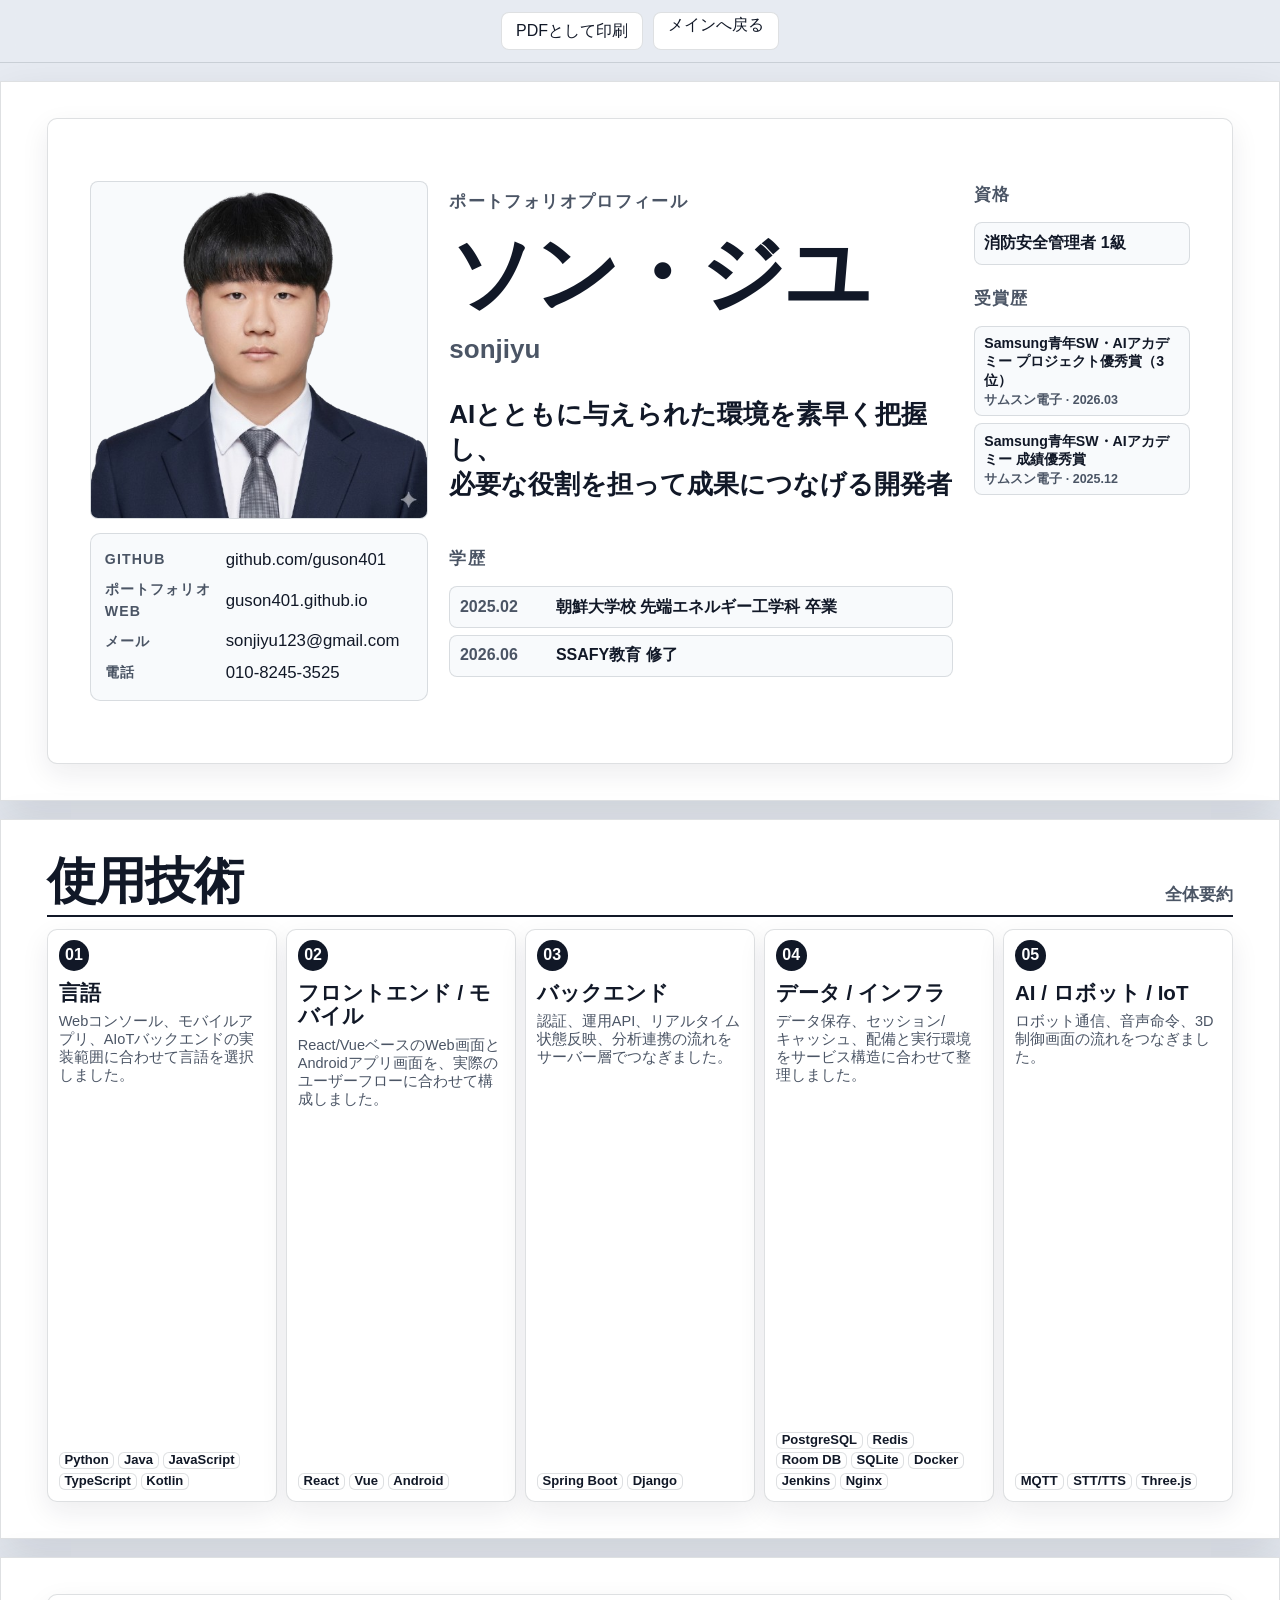
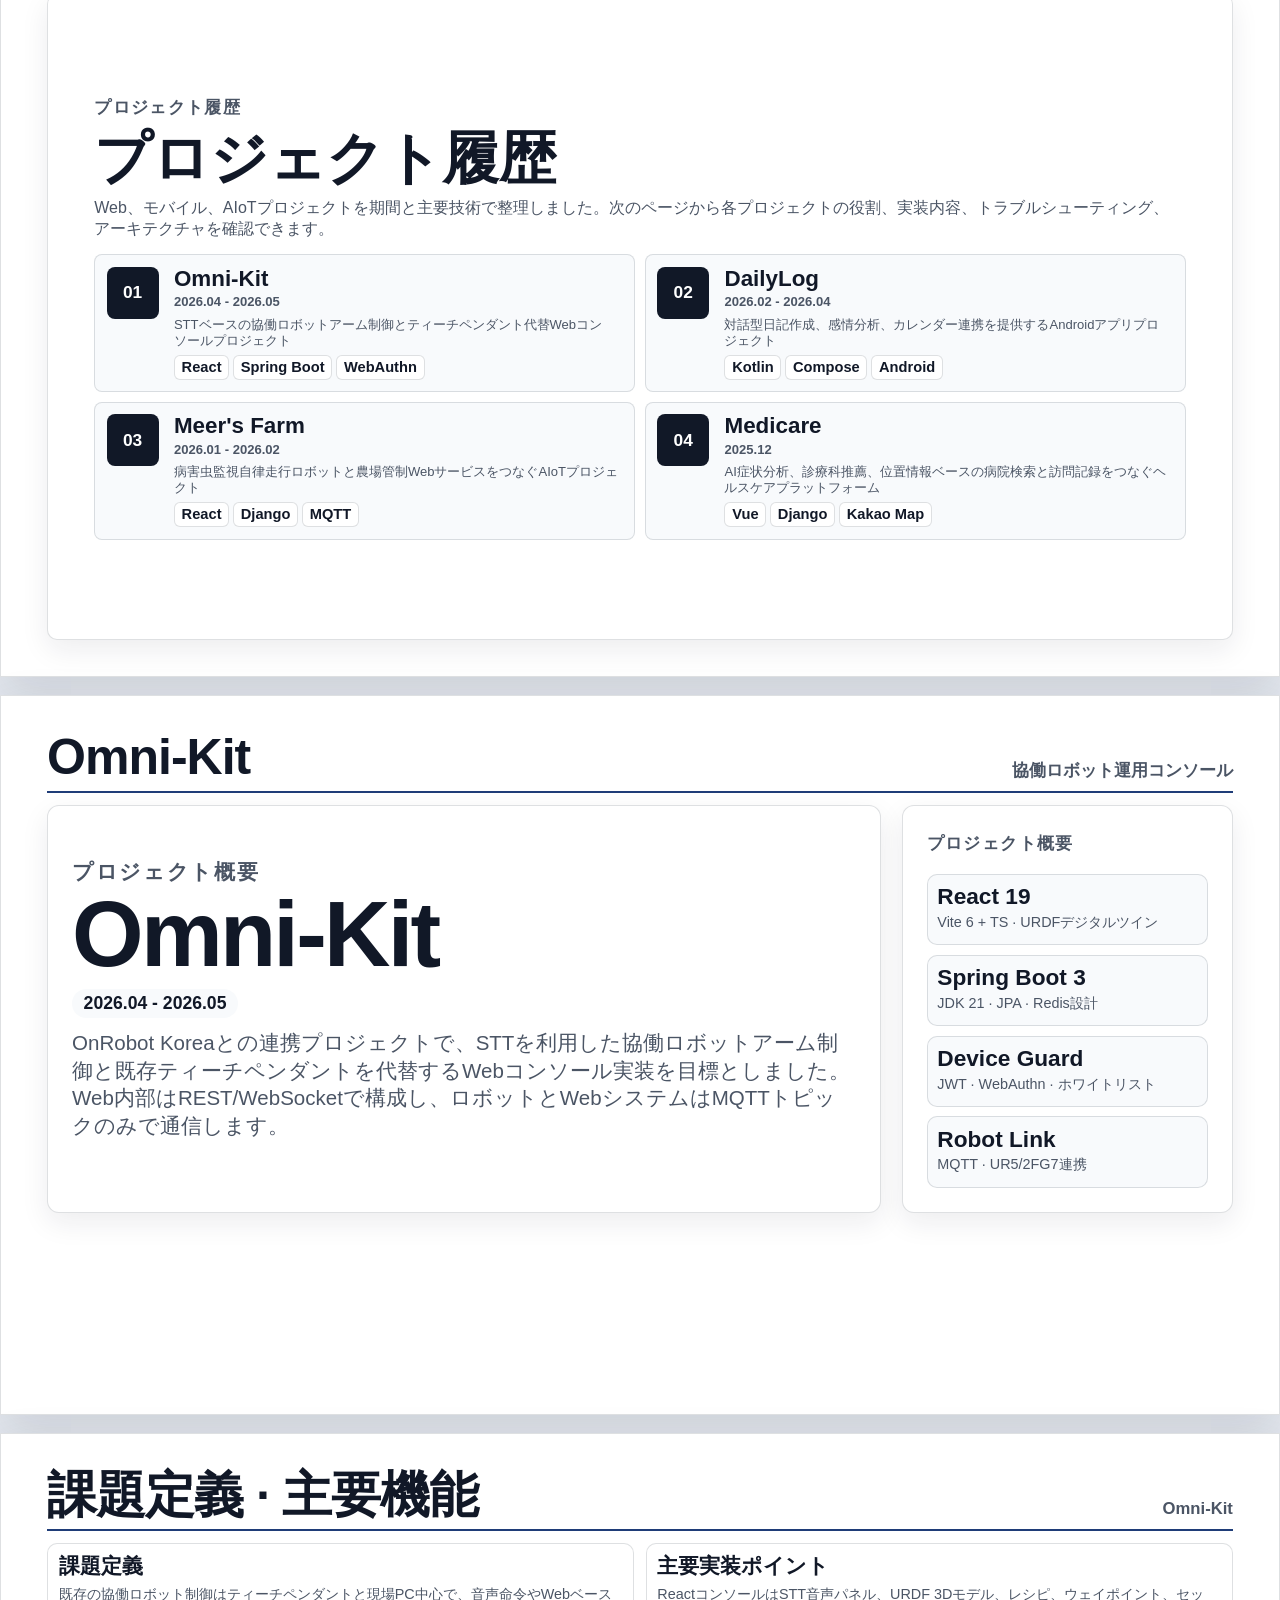
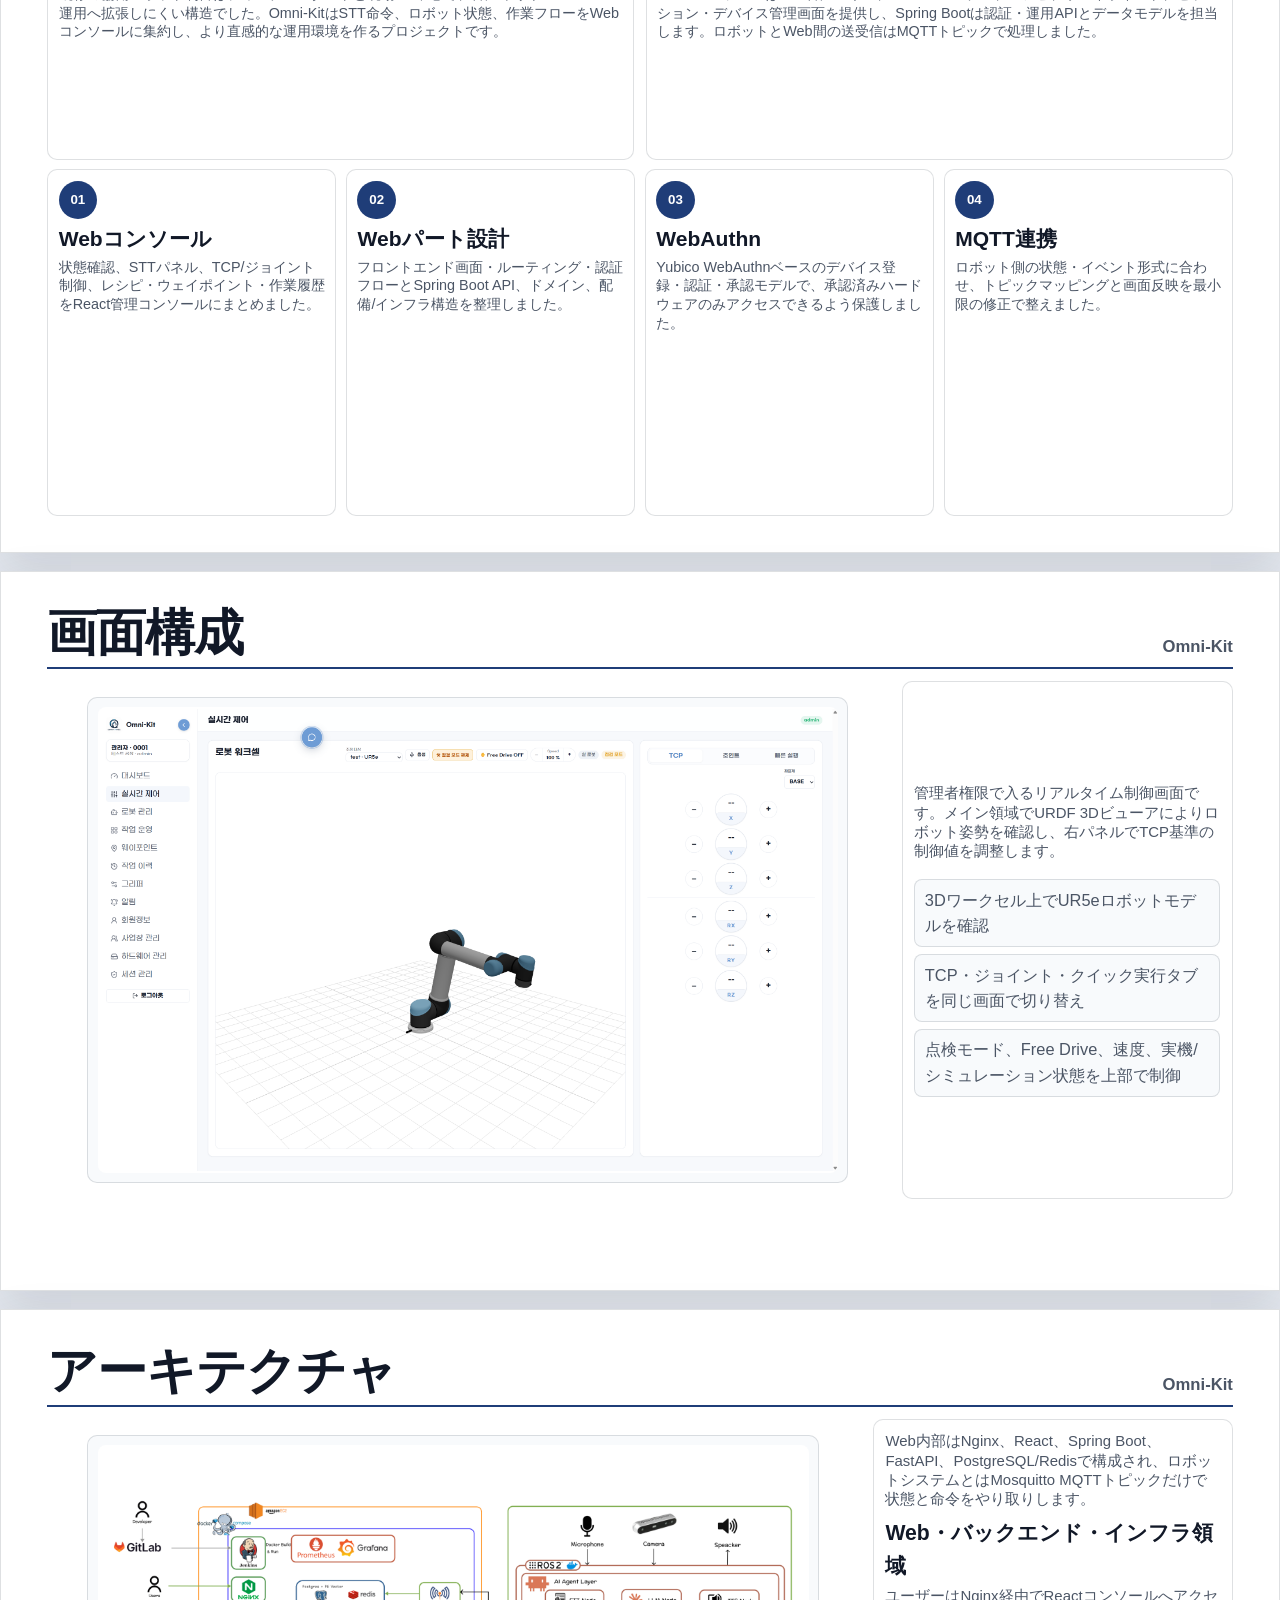
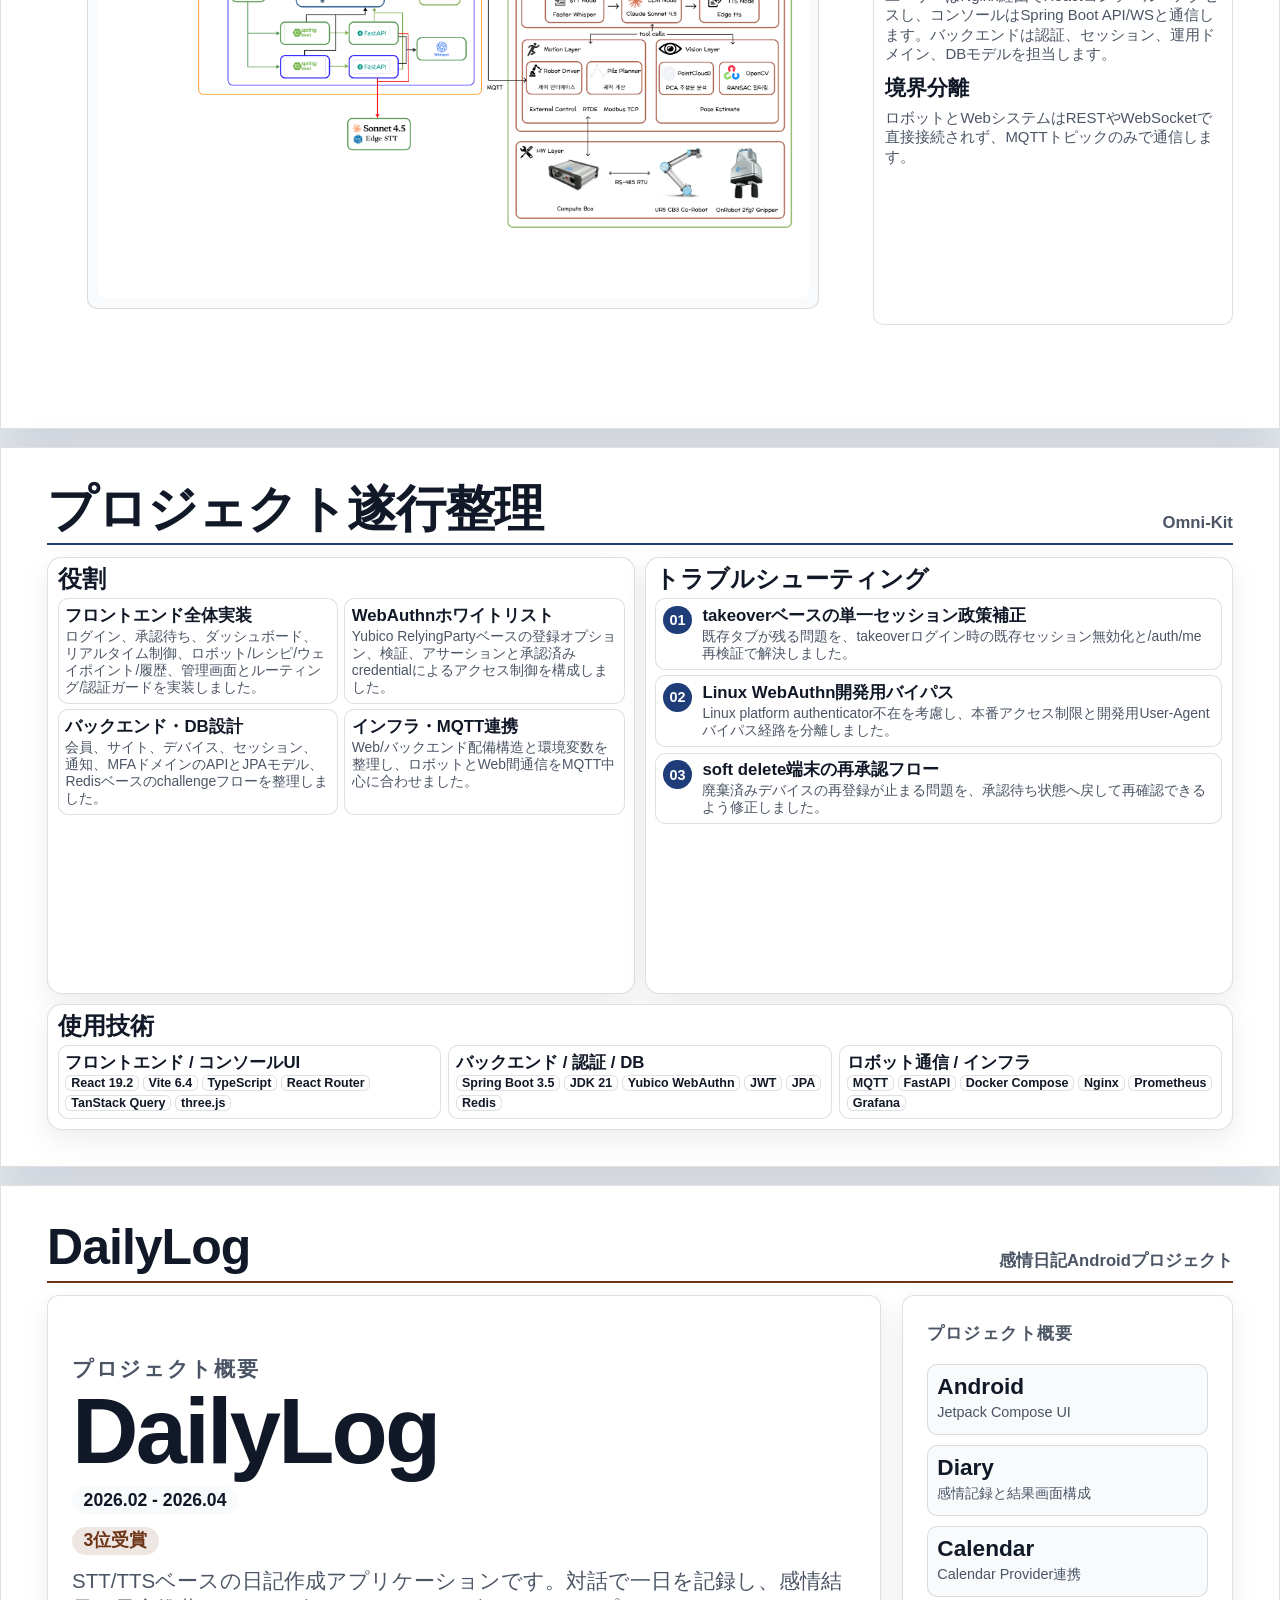
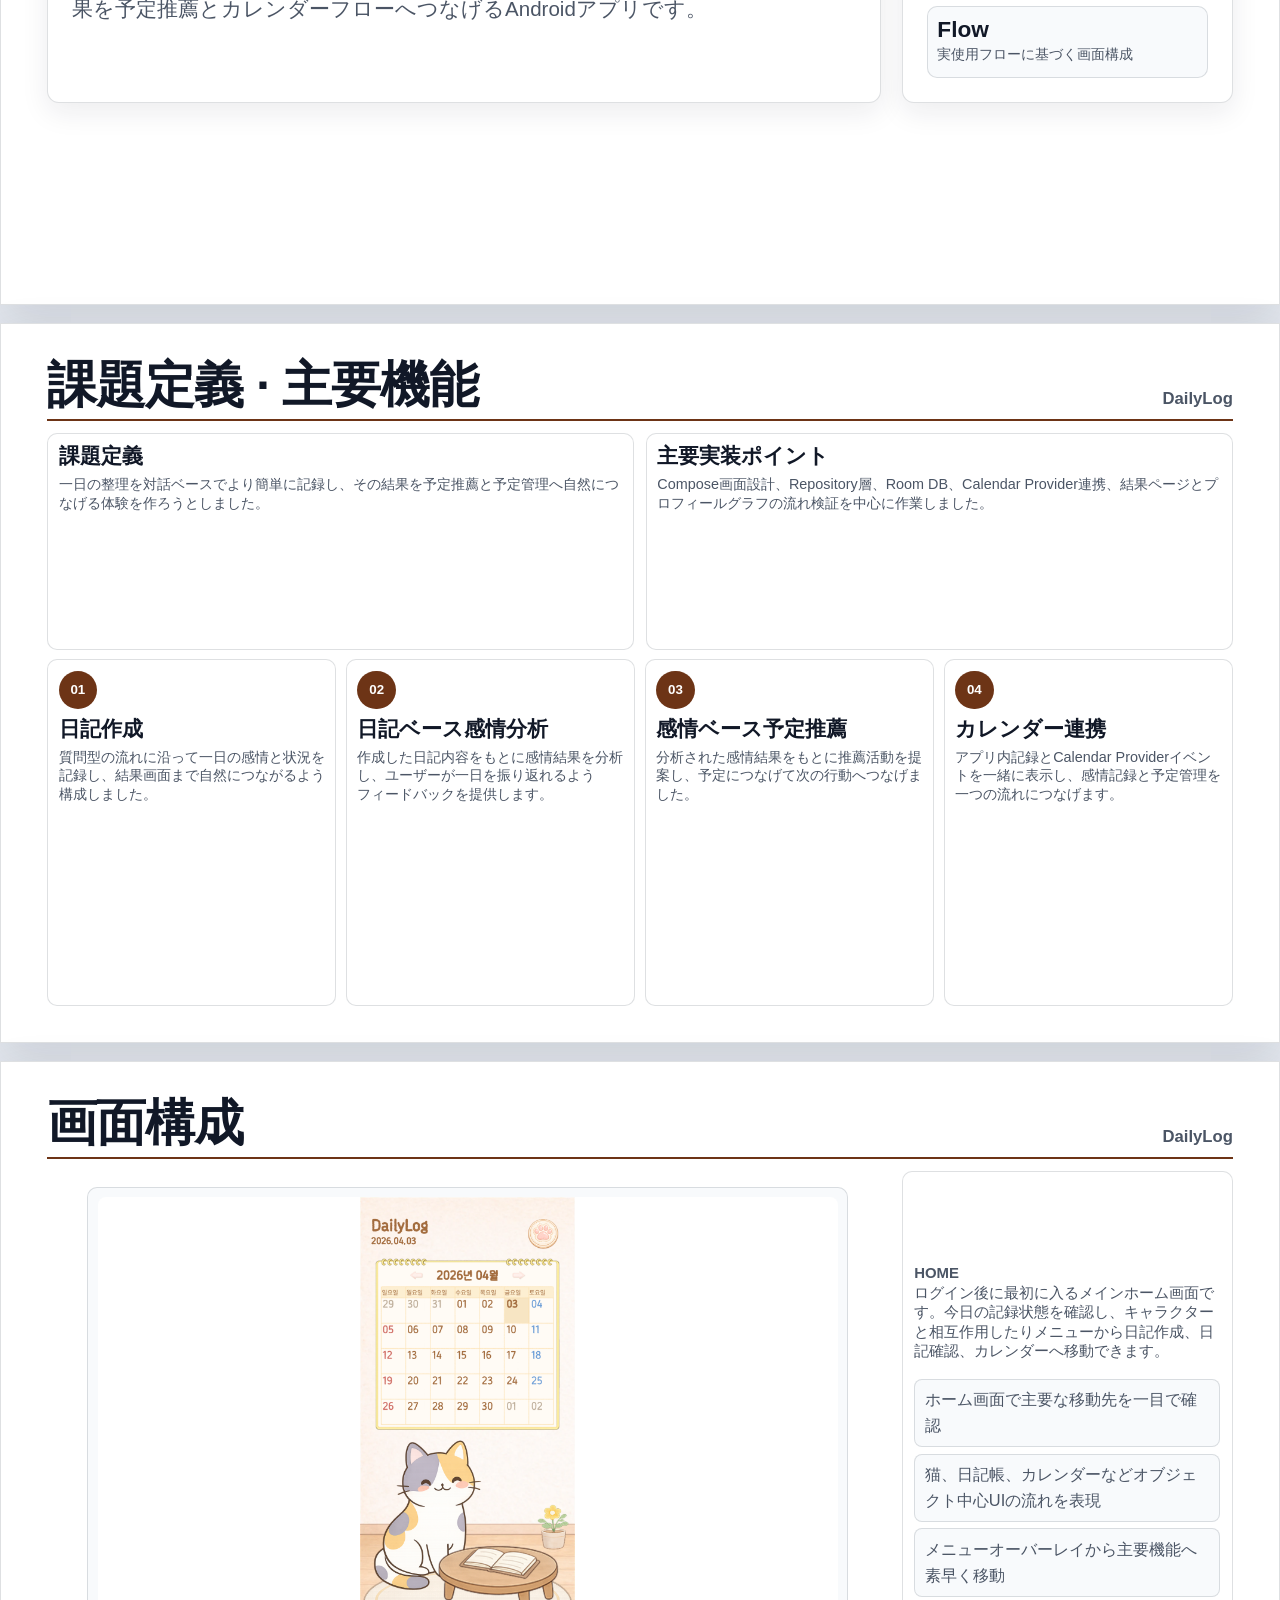
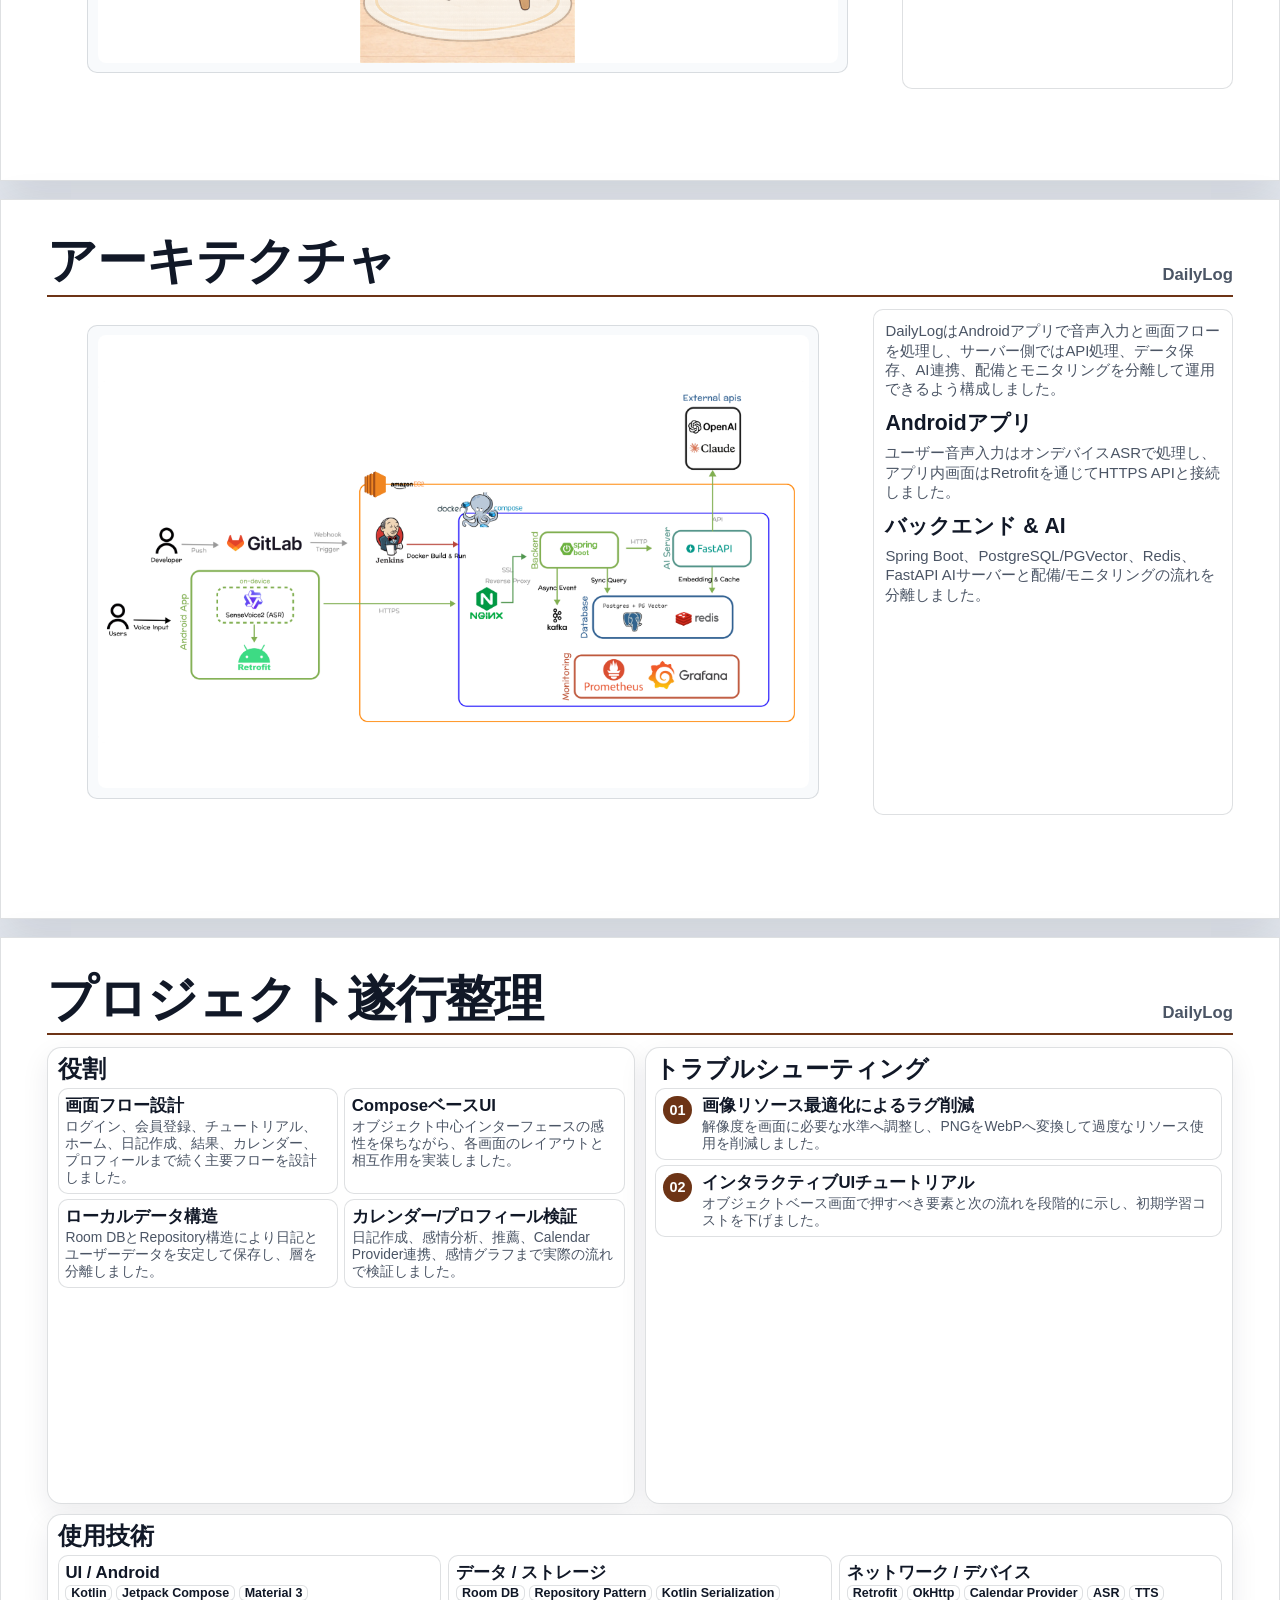
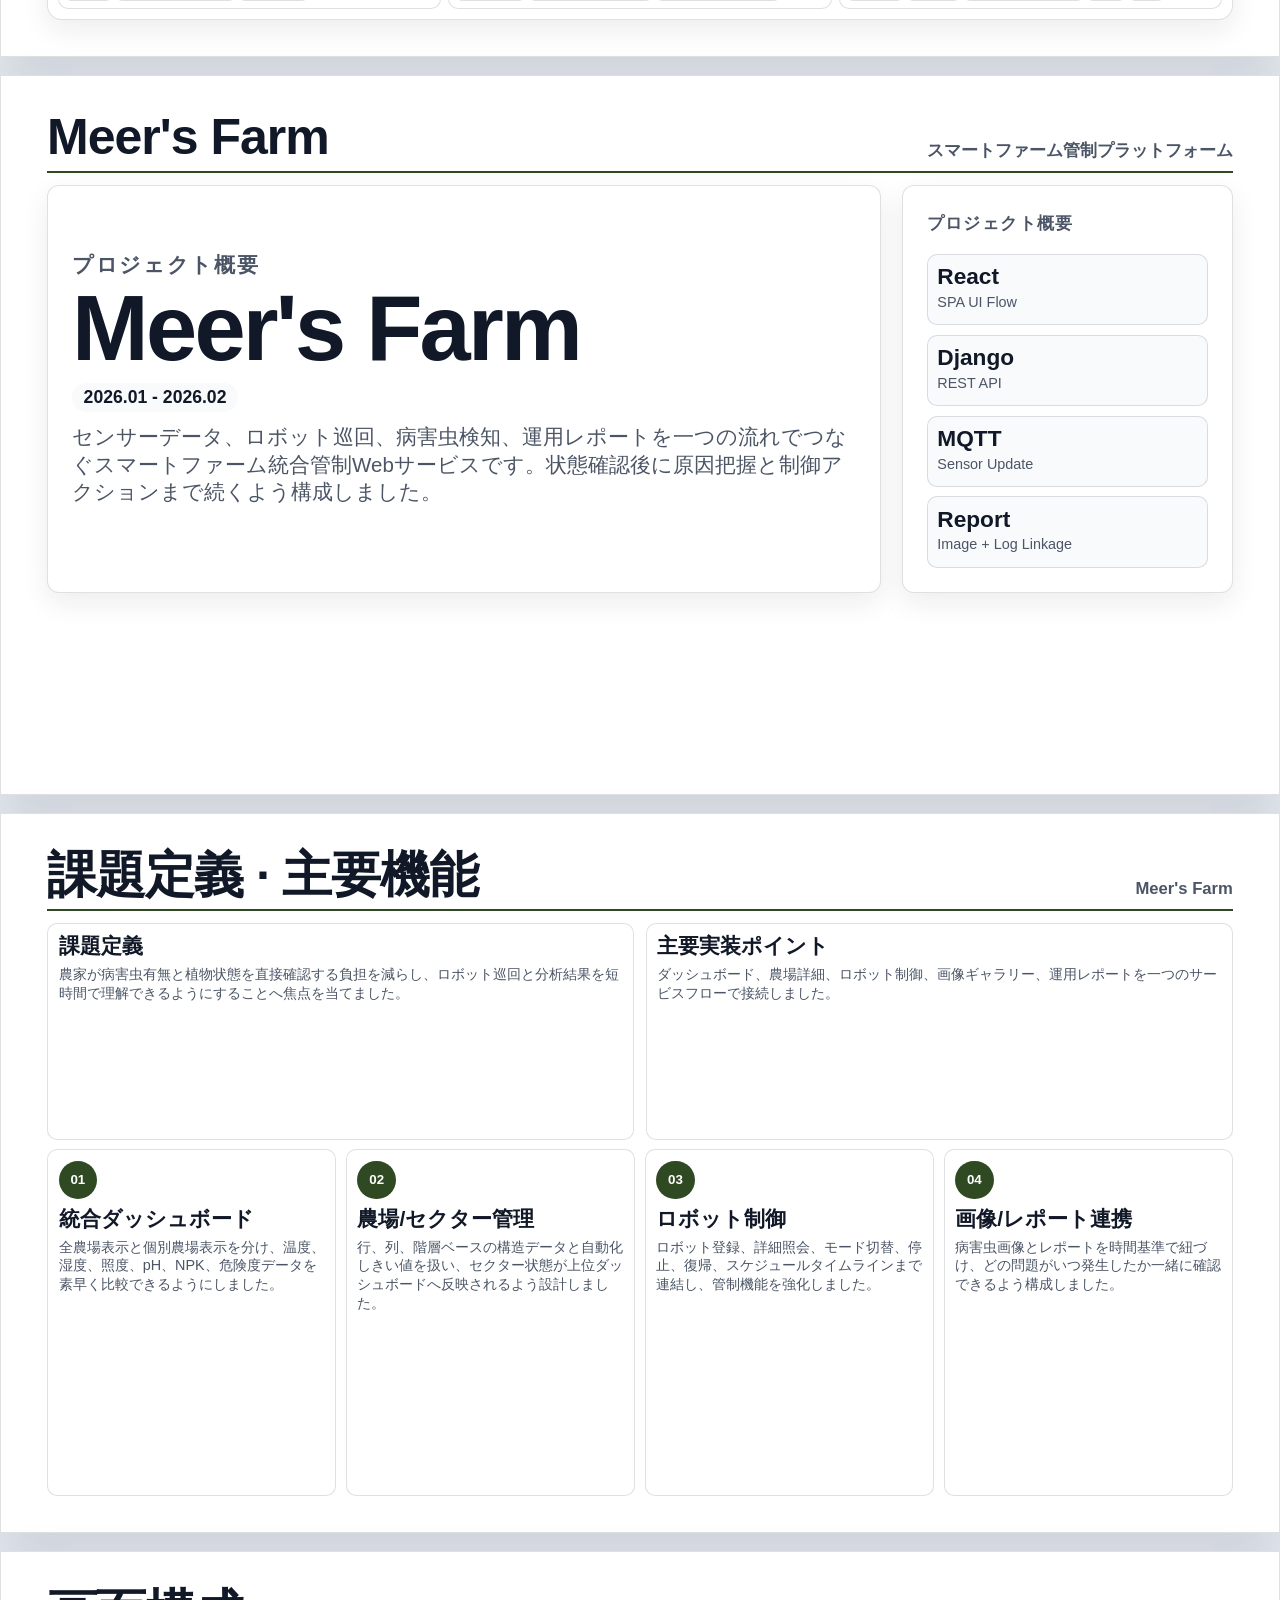
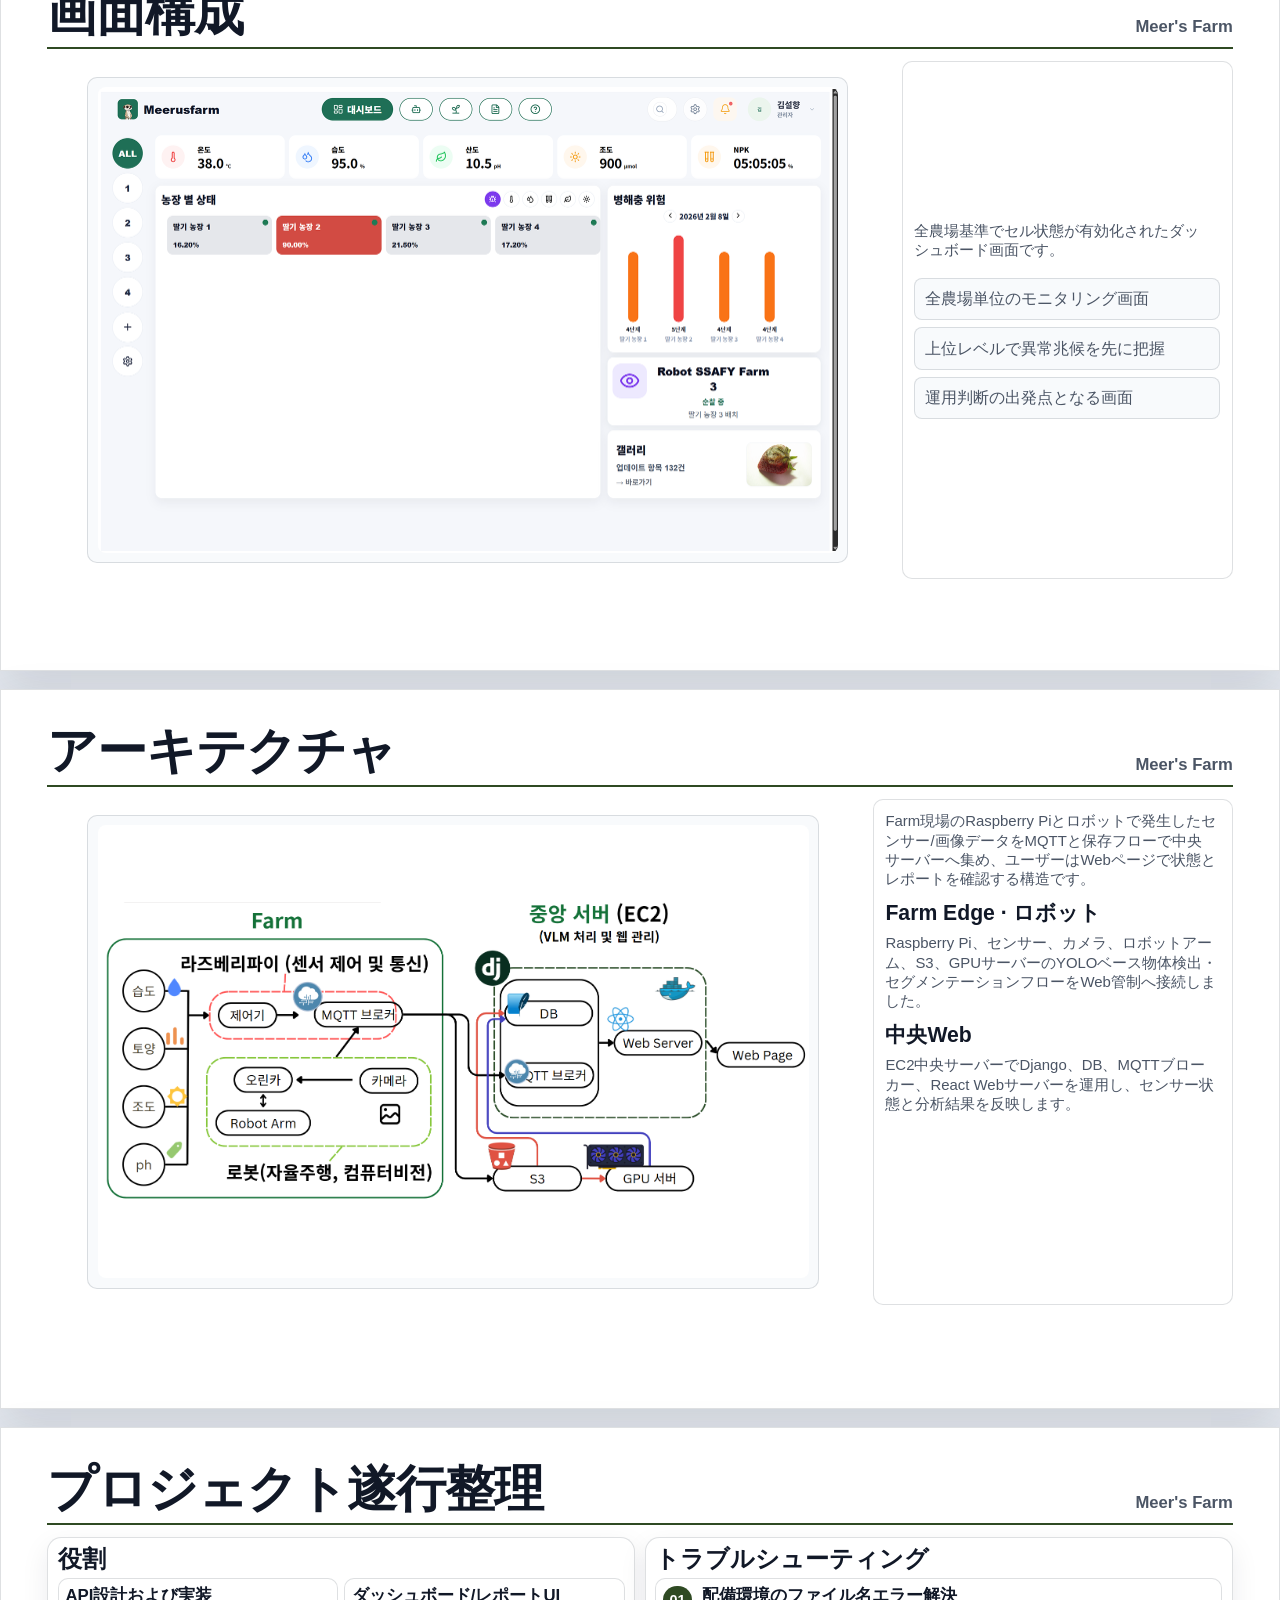
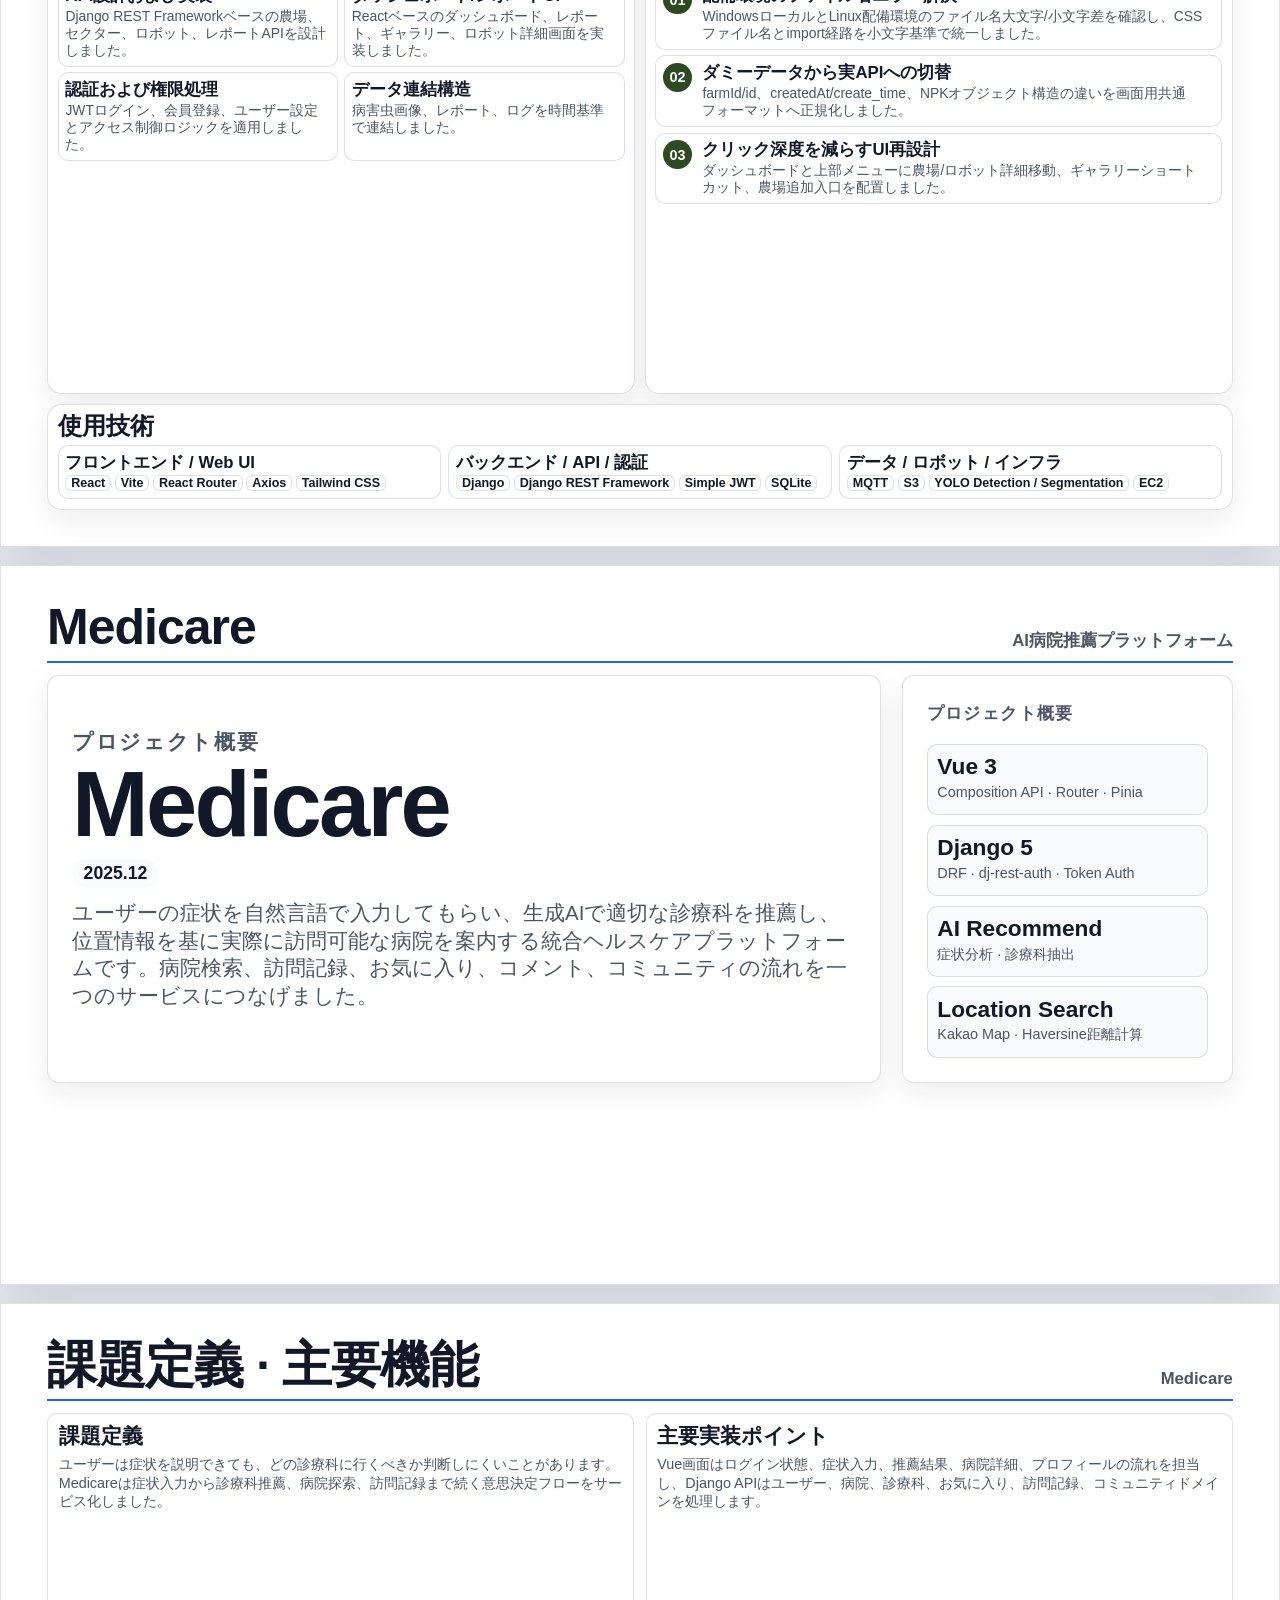
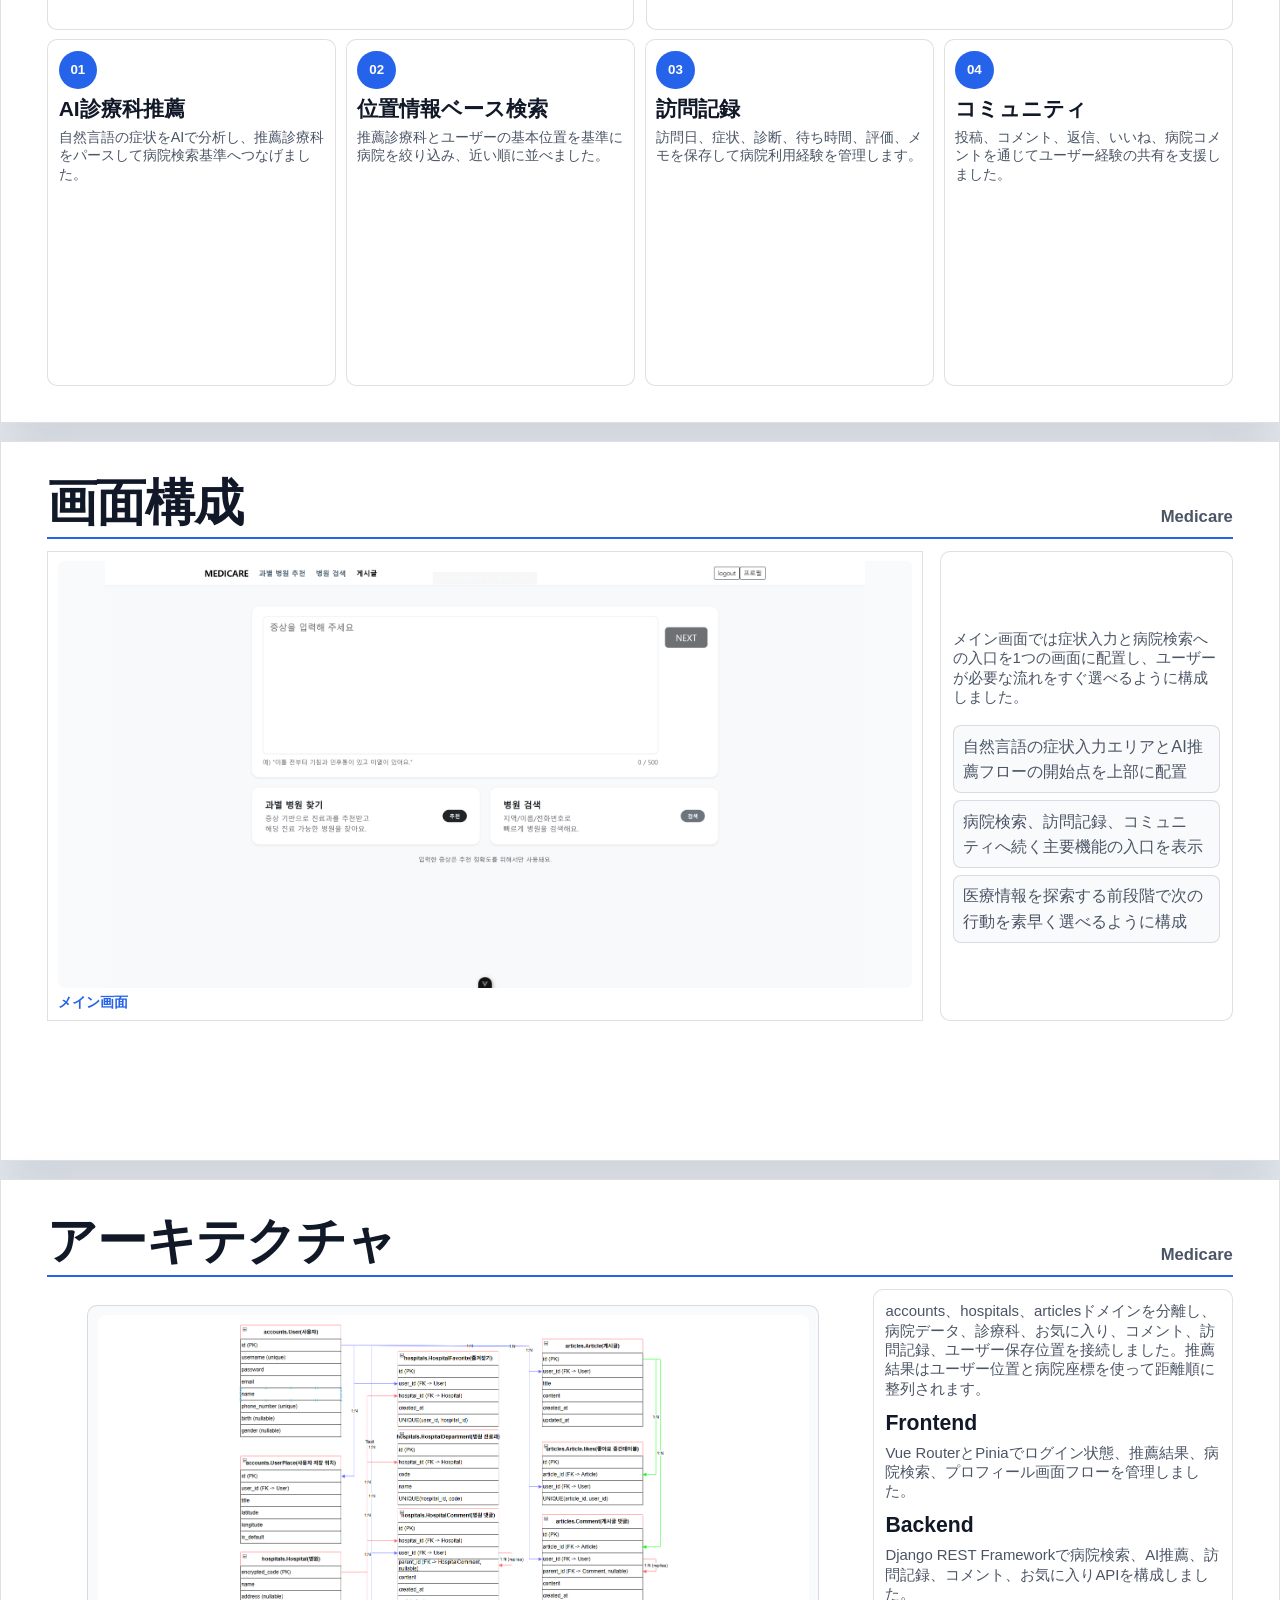
<file: portfolio-pdf-ja.html>
<!DOCTYPE html>
<html lang="ja" data-pdf-lang="ja">
<head>
  <meta charset="UTF-8">
  <meta name="viewport" content="width=device-width, initial-scale=1.0">
  <title>Son Jiyu Portfolio PDF JP</title>
  <style>
    :root {
      --slide-w: 13.333in;
      --slide-h: 7.5in;
      --pad-x: 0.48in;
      --pad-y: 0.38in;
      --bg: #f6f8fb;
      --paper: #ffffff;
      --ink: #111827;
      --muted: #4b5565;
      --line: rgba(25, 35, 55, 0.14);
      --soft: #f8fafc;
      --shadow: 0 10px 28px rgba(20, 30, 50, 0.08);
      --omni: #1f3d78;
      --daily: #6d3416;
      --farm: #2f4a23;
      --medical: #2563eb;
    }

    * { box-sizing: border-box; }

    body {
      margin: 0;
      background: #e7ebf2;
      color: var(--ink);
      font-family: "Pretendard", "SUIT", "Segoe UI", "Noto Sans KR", Arial, sans-serif;
      line-height: 1.55;
      word-break: keep-all;
      overflow-wrap: normal;
    }

    a { color: inherit; text-decoration: none; }

    .pdf-toolbar {
      position: sticky;
      top: 0;
      z-index: 5;
      display: flex;
      justify-content: center;
      gap: 10px;
      padding: 12px;
      background: rgba(231, 235, 242, 0.9);
      border-bottom: 1px solid var(--line);
      backdrop-filter: blur(10px);
    }

    .pdf-toolbar a,
    .pdf-toolbar button {
      min-height: 38px;
      padding: 0 14px;
      border: 1px solid var(--line);
      border-radius: 8px;
      background: #fff;
      color: var(--ink);
      font: inherit;
      cursor: pointer;
    }

    .pdf-document { padding: 18px 0 32px; }

    .slide {
      width: var(--slide-w);
      height: var(--slide-h);
      margin: 0 auto 18px;
      padding: var(--pad-y) var(--pad-x);
      background: var(--paper);
      border: 1px solid var(--line);
      box-shadow: 0 18px 46px rgba(17, 24, 39, 0.12);
      break-after: page;
      page-break-after: always;
      overflow: hidden;
    }

    .slide:last-child {
      break-after: auto;
      page-break-after: auto;
    }

    .cover {
      display: grid;
      grid-template-columns: 3.7in minmax(0, 1fr);
      gap: 0.36in;
      align-items: stretch;
    }

    .profile-cover,
    .contents-cover {
      display: grid;
      align-items: stretch;
    }

    .profile-cover .cover-profile {
      display: grid;
      align-items: center;
      height: 100%;
      padding: 0.44in;
    }

    .contents-cover .cover-contents {
      display: flex;
      flex-direction: column;
      justify-content: center;
      height: 100%;
      padding: 0.48in;
    }

    .cover-profile,
    .cover-contents,
    .card,
    .stat,
    .screen-copy,
    .image-frame,
    .architecture-copy,
    .tech-group,
    .timeline-item {
      border: 1px solid var(--line);
      border-radius: 10px;
      background: #fff;
      box-shadow: var(--shadow);
      break-inside: avoid;
      page-break-inside: avoid;
    }

    .cover-profile {
      display: flex;
      flex-direction: column;
      justify-content: space-between;
      padding: 0.3in;
    }

    .profile-summary {
      display: grid;
      grid-template-columns: 3.52in minmax(0, 1fr) 2.25in;
      gap: 0.22in;
      align-items: center;
    }

    .profile-media {
      display: grid;
      gap: 0.14in;
      align-content: start;
    }

    .profile-copy {
      display: grid;
      align-content: center;
      gap: 0.1in;
    }

    .profile-cover .profile-photo {
      width: 3.52in;
      margin: 0;
    }

    .profile-cover h1 {
      font-size: 63pt;
    }

    .profile-cover .contact-list {
      gap: 0.06in;
      padding: 0.14in;
      border: 1px solid var(--line);
      border-radius: 10px;
      background: var(--soft);
      font-size: 12.6pt;
    }

    .profile-cover .contact-list p {
      display: flex;
      align-items: center;
      gap: 0.08in;
      min-width: 0;
      margin-bottom: 0;
      overflow-wrap: anywhere;
      word-break: normal;
    }

    .profile-cover .contact-list span {
      flex: 0 0 1.18in;
      font-size: 10.6pt;
    }

    .profile-photo {
      width: 2.4in;
      aspect-ratio: 1;
      margin: 0 auto 0.18in;
      border: 1px solid var(--line);
      border-radius: 8px;
      background: var(--soft);
      object-fit: contain;
    }

    .kicker {
      margin: 0 0 0.08in;
      color: var(--muted);
      font-size: 12.9pt;
      font-weight: 800;
      letter-spacing: 0.08em;
      text-transform: uppercase;
    }

    h1, h2, h3, p { margin-top: 0; }

    h1, h2, h3, p, li, span {
      word-break: keep-all;
      overflow-wrap: normal;
    }

    h1 {
      margin-bottom: 0.06in;
      font-size: 52.5pt;
      line-height: 0.98;
      letter-spacing: -0.02em;
    }

    .roman-name {
      margin-bottom: 0.18in;
      color: var(--muted);
      font-size: 19.5pt;
      font-weight: 700;
    }

    .tagline {
      margin-bottom: 0.2in;
      font-size: 19.5pt;
      line-height: 1.36;
      font-weight: 800;
    }

    .contact-list {
      display: grid;
      gap: 0.07in;
      font-size: 12.3pt;
    }

    .contact-list span {
      display: block;
      color: var(--muted);
      font-size: 10.5pt;
      font-weight: 800;
      letter-spacing: 0.08em;
      text-transform: uppercase;
    }

    .education-list,
    .certification-list,
    .award-list {
      display: grid;
      gap: 0.07in;
      margin: 0.14in 0 0.18in;
    }

    .certification-list,
    .award-list {
      margin-top: 0;
      margin-bottom: 0;
    }

    .award-list {
      margin-top: 0.14in;
    }

    .profile-certifications {
      align-self: start;
    }

    .education-item,
    .certification-item,
    .award-item {
      display: grid;
      grid-template-columns: 0.92in minmax(0, 1fr);
      gap: 0.08in;
      padding: 0.08in 0.1in;
      border: 1px solid var(--line);
      border-radius: 8px;
      background: var(--soft);
      font-size: 12pt;
    }

    .certification-item,
    .award-item {
      grid-template-columns: minmax(0, 1fr);
      font-weight: 800;
    }

    .award-item {
      gap: 0.03in;
      font-size: 10.6pt;
      line-height: 1.28;
    }

    .award-meta {
      color: var(--muted);
      font-size: 9.4pt;
      font-weight: 800;
    }

    .education-date {
      color: var(--muted);
      font-weight: 900;
      white-space: nowrap;
    }

    .education-desc {
      color: var(--ink);
      font-weight: 800;
    }

    .cover-contents {
      padding: 0.3in;
    }

    .contents-title {
      margin-bottom: 0.1in;
      font-size: 33pt;
      line-height: 1.05;
    }

    .contents-cover .contents-title {
      font-size: 43pt;
      line-height: 1.02;
    }

    .contents-copy {
      margin-bottom: 0.2in;
      color: var(--muted);
      font-size: 13.8pt;
    }

    .contents-cover .contents-copy {
      max-width: none;
      margin-bottom: 0.16in;
      font-size: 12.2pt;
      line-height: 1.35;
    }

    .contents-grid {
      display: grid;
      gap: 0.1in;
    }

    .contents-cover .contents-grid {
      grid-template-columns: repeat(2, minmax(0, 1fr));
      gap: 0.1in;
    }

    .contents-item {
      display: grid;
      grid-template-columns: 0.52in minmax(0, 1fr);
      gap: 0.12in;
      padding: 0.12in;
      border: 1px solid var(--line);
      border-radius: 8px;
      background: var(--soft);
    }

    .contents-cover .contents-item {
      grid-template-columns: 0.62in minmax(0, 1fr);
      align-content: start;
      align-items: start;
      gap: 0.1in;
      min-height: 1.42in;
      padding: 0.12in;
    }

    .contents-cover .contents-num {
      width: 0.54in;
      height: 0.54in;
      font-size: 13pt;
    }

    .contents-cover .contents-item h3 {
      margin: 0 0 0.03in;
      font-size: 17.5pt;
      line-height: 1.12;
    }

    .contents-cover .contents-item p {
      font-size: 10.5pt;
      line-height: 1.28;
    }

    .contents-num {
      display: grid;
      place-items: center;
      width: 0.48in;
      height: 0.48in;
      border-radius: 8px;
      background: var(--ink);
      color: #fff;
      font-weight: 900;
    }

    .contents-item h3 {
      margin-bottom: 0.03in;
      font-size: 18pt;
    }

    .contents-item p {
      margin-bottom: 0.06in;
      color: var(--muted);
      font-size: 12pt;
    }

    .contents-period {
      margin-bottom: 0.05in;
      color: var(--ink);
      font-size: 11.1pt;
      font-weight: 900;
    }

    .chips {
      display: flex;
      flex-wrap: wrap;
      gap: 0.04in;
    }

    .chip {
      display: inline-flex;
      align-items: center;
      min-height: 0.2in;
      padding: 0 0.07in;
      border: 1px solid var(--line);
      border-radius: 6px;
      background: #fff;
      font-size: 11pt;
      font-weight: 800;
    }

    .slide-head {
      display: flex;
      justify-content: space-between;
      align-items: end;
      gap: 0.2in;
      margin-bottom: 0.12in;
      padding-bottom: 0.08in;
      border-bottom: 2px solid var(--ink);
    }

    .slide-title {
      margin: 0;
      font-size: 37.5pt;
      line-height: 1.02;
      letter-spacing: -0.02em;
    }

    .slide-meta {
      margin: 0;
      color: var(--muted);
      font-size: 12.5pt;
      font-weight: 800;
      text-align: right;
      white-space: nowrap;
    }

    .hero-slide {
      display: grid;
      grid-template-columns: minmax(0, 1.2fr) 3.45in;
      gap: 0.22in;
      align-items: stretch;
    }

    .hero-copy,
    .snapshot {
      padding: 0.32in;
      border: 1px solid var(--line);
      border-radius: 12px;
      background: #fff;
      box-shadow: var(--shadow);
    }

    .hero-copy {
      display: flex;
      flex-direction: column;
      justify-content: center;
    }

    .hero-copy h2 {
      margin-bottom: 0.14in;
      font-size: 69pt;
      line-height: 0.9;
      letter-spacing: -0.03em;
    }

    .hero-copy p {
      max-width: 7.2in;
      color: var(--muted);
      font-size: 18.3pt;
      line-height: 1.45;
    }

    .pdf-award-badge {
      display: inline-flex;
      align-items: center;
      width: fit-content;
      min-height: 0.3in;
      margin: 0 0 0.12in;
      padding: 0 0.12in;
      border-radius: 999px;
      background: rgba(109, 52, 22, 0.12);
      color: var(--daily);
      font-size: 13.2pt;
      font-weight: 900;
    }

    .pdf-period-badge {
      display: inline-flex;
      align-items: center;
      width: fit-content;
      min-height: 0.3in;
      margin: 0 0.08in 0.12in 0;
      padding: 0 0.12in;
      border-radius: 999px;
      background: var(--soft);
      color: var(--ink);
      font-size: 13.2pt;
      font-weight: 900;
    }

    .snapshot {
      display: grid;
      align-content: center;
      gap: 0.1in;
    }

    .stat {
      padding: 0.12in;
      background: var(--soft);
      box-shadow: none;
    }

    .stat strong {
      display: block;
      font-size: 19.5pt;
    }

    .stat span {
      color: var(--muted);
      font-size: 12.3pt;
    }

    .two-col,
    .four-col,
    .three-col {
      display: grid;
      gap: 0.1in;
    }

    .two-col { grid-template-columns: repeat(2, minmax(0, 1fr)); }
    .three-col { grid-template-columns: repeat(3, minmax(0, 1fr)); }
    .four-col { grid-template-columns: repeat(4, minmax(0, 1fr)); }

    .feature-slide {
      display: flex;
      flex-direction: column;
    }

    .feature-slide .slide-head {
      flex: 0 0 auto;
    }

    .feature-slide .slide-title {
      font-size: 37.5pt;
    }

    .feature-slide .slide-meta {
      font-size: 12.5pt;
    }

    .feature-slide .two-col,
    .feature-slide .four-col {
      gap: 0.12in;
      align-items: stretch;
    }

    .feature-slide .two-col {
      flex: 0 0 2.16in;
    }

    .feature-slide .four-col {
      grid-template-columns: repeat(4, minmax(0, 1fr));
      flex: 1 1 auto;
      min-height: 0;
      margin-top: 0.12in;
    }

    .feature-slide .card {
      display: flex;
      flex-direction: column;
      justify-content: center;
      padding: 0.15in;
    }

    .feature-slide .two-col .card {
      min-height: 0;
    }

    .feature-slide .four-col .card {
      min-height: 0;
    }

    .feature-slide .card h3 {
      margin-bottom: 0.12in;
      font-size: 18.5pt;
      line-height: 1.22;
    }

    .feature-slide .card p {
      font-size: 12.8pt;
      line-height: 1.55;
    }

    .feature-slide .feature-no {
      width: 0.48in;
      height: 0.48in;
      margin-bottom: 0.14in;
      font-size: 12pt;
    }

    .card {
      padding: 0.14in;
      box-shadow: none;
    }

    .card h3 {
      margin-bottom: 0.07in;
      font-size: 18pt;
      line-height: 1.28;
    }

    .card p,
    .timeline-item p,
    .architecture-copy p,
    .screen-copy p,
    .tech-group p {
      margin-bottom: 0;
      color: var(--muted);
      font-size: 12.8pt;
    }

    .feature-no {
      display: inline-grid;
      place-items: center;
      width: 0.32in;
      height: 0.32in;
      margin-bottom: 0.08in;
      border-radius: 50%;
      background: var(--ink);
      color: #fff;
      font-size: 12pt;
      font-weight: 900;
    }

    .section-gap { margin-top: 0.1in; }

    .combo-slide .section-gap { margin-top: 0.08in; }

    .screen-layout {
      display: grid;
      grid-template-columns: minmax(0, 1.35fr) 3.45in;
      gap: 0.14in;
      align-items: stretch;
    }

    .image-frame {
      display: grid;
      place-items: center;
      padding: 0.1in;
      background: var(--soft);
      box-shadow: none;
      overflow: hidden;
    }

    .image-frame img {
      display: block;
      width: 100%;
      height: 4.85in;
      object-fit: contain;
      border-radius: 8px;
      background: #fff;
    }

    .medical-screen-layout {
      display: grid;
      grid-template-columns: minmax(0, 1fr) 3.05in;
      gap: 0.18in;
      align-items: stretch;
    }

    .medical-screen-grid {
      display: grid;
      grid-template-columns: minmax(0, 1fr);
      gap: 0;
      min-width: 0;
    }

    .medical-screen-shot {
      margin: 0;
      display: grid;
      grid-template-rows: minmax(0, 1fr) auto;
      padding: 0.1in;
      border: 1px solid var(--line);
      background: #fff;
      overflow: hidden;
    }

    .medical-screen-shot img {
      display: block;
      width: 100%;
      height: 4.45in;
      object-fit: contain;
      border-radius: 6px;
      background: #f8fafc;
    }

    .medical-screen-shot figcaption {
      margin-top: 0.06in;
      color: var(--medical);
      font-size: 10.8pt;
      font-weight: 900;
      line-height: 1.15;
    }

    .combo-slide .image-frame img {
      height: 2.9in;
    }

    .combo-slide .architecture-layout .image-frame img {
      height: 2.25in;
    }

    .combo-slide .screen-layout,
    .combo-slide .architecture-layout {
      gap: 0.1in;
    }

    .combo-slide .screen-copy,
    .combo-slide .architecture-copy,
    .combo-slide .card,
    .combo-slide .tech-group,
    .combo-slide .timeline-item {
      padding: 0.1in;
    }

    .combo-slide li {
      margin-top: 0.05in;
      padding: 0.06in 0.08in;
      font-size: 11.7pt;
    }

    .screen-copy {
      display: flex;
      flex-direction: column;
      justify-content: center;
      padding: 0.18in;
      box-shadow: none;
    }

    ul {
      margin: 0.12in 0 0;
      padding: 0;
      list-style: none;
    }

    li {
      margin-top: 0.07in;
      padding: 0.08in 0.1in;
      border: 1px solid var(--line);
      border-radius: 8px;
      background: var(--soft);
      color: var(--muted);
      font-size: 12.3pt;
    }

    .architecture-layout {
      display: grid;
      grid-template-columns: minmax(0, 1.15fr) 3.75in;
      gap: 0.14in;
      align-items: stretch;
    }

    .architecture-layout .image-frame img {
      height: 4.72in;
    }

    .architecture-copy {
      display: grid;
      align-content: start;
      gap: 0.09in;
      padding: 0.16in;
      box-shadow: none;
    }

    .architecture-copy h3 {
      margin-bottom: 0.03in;
      font-size: 15.9pt;
    }

    .timeline {
      display: grid;
      gap: 0.08in;
    }

    .timeline-item {
      display: grid;
      grid-template-columns: 0.38in minmax(0, 1fr);
      gap: 0.1in;
      padding: 0.11in;
      box-shadow: none;
    }

    .timeline-index {
      display: inline-grid;
      place-items: center;
      width: 0.32in;
      height: 0.32in;
      border-radius: 50%;
      background: var(--ink);
      color: #fff;
      font-size: 11.3pt;
      font-weight: 900;
    }

    .timeline-item h3 {
      margin-bottom: 0.04in;
      font-size: 16.2pt;
    }

    .tech-layout {
      display: grid;
      grid-template-columns: repeat(3, minmax(0, 1fr));
      gap: 0.11in;
    }

    .tech-group {
      padding: 0.14in;
      box-shadow: none;
    }

    .combo-slide .tech-group h3,
    .combo-slide .card h3,
    .combo-slide .timeline-item h3,
    .combo-slide .architecture-copy h3 {
      font-size: 15pt;
    }

    .work-slide {
      display: flex;
      flex-direction: column;
    }

    .work-slide .slide-head {
      flex: 0 0 auto;
    }

    .work-layout {
      display: grid;
      grid-template-columns: minmax(0, 1fr) minmax(0, 1fr);
      grid-template-rows: minmax(0, 1fr) auto;
      gap: 0.1in;
      flex: 1 1 auto;
      min-height: 0;
      height: auto;
    }

    .work-section {
      border: 1px solid var(--line);
      border-radius: 0.15in;
      background: #fff;
      padding: 0.12in;
      box-shadow: var(--shadow);
      overflow: hidden;
    }

    .work-section-title {
      margin: 0 0 0.1in;
      color: var(--ink);
      font-size: 21pt;
      line-height: 1;
    }

    .role-section .four-col {
      grid-template-columns: repeat(2, minmax(0, 1fr));
      gap: 0.08in;
    }

    .role-section .card {
      padding: 0.1in;
      box-shadow: none;
    }

    .trouble-section .timeline {
      gap: 0.06in;
    }

    .trouble-section .timeline-item {
      grid-template-columns: 0.34in minmax(0, 1fr);
      gap: 0.07in;
      padding: 0.08in;
      box-shadow: none;
    }

    .tech-section {
      grid-column: 1 / -1;
      padding: 0.12in;
    }

    .tech-section .tech-layout {
      grid-template-columns: repeat(3, minmax(0, 1fr));
      gap: 0.08in;
    }

    .tech-section .tech-group {
      padding: 0.1in;
      box-shadow: none;
    }

    .tech-section .tech-group p {
      display: none;
    }

    .work-slide .card h3,
    .work-slide .tech-group h3,
    .work-slide .timeline-item h3 {
      margin-bottom: 0.03in;
      font-size: 15.3pt;
    }

    .work-slide .card p,
    .work-slide .tech-group p,
    .work-slide .timeline-item p {
      font-size: 12.3pt;
      line-height: 1.34;
    }

    .work-slide .timeline-index {
      width: 0.3in;
      height: 0.3in;
      font-size: 10.8pt;
    }

    .work-slide .chip {
      min-height: 0.2in;
      padding: 0 0.07in;
      font-size: 11.1pt;
    }

    .tech-group h3 {
      margin-bottom: 0.08in;
      font-size: 17.3pt;
    }

    .portfolio-tech-slide {
      display: flex;
      flex-direction: column;
    }

    .portfolio-tech-grid {
      display: grid;
      grid-template-columns: repeat(5, minmax(0, 1fr));
      gap: 0.1in;
      flex: 1 1 auto;
      min-height: 0;
    }

    .portfolio-tech-card {
      display: flex;
      flex-direction: column;
      gap: 0.08in;
      min-height: 0;
      padding: 0.14in;
      border: 1px solid var(--line);
      border-radius: 10px;
      background: #fff;
      box-shadow: var(--shadow);
      break-inside: avoid;
      page-break-inside: avoid;
      overflow: hidden;
    }

    .portfolio-tech-card .feature-no {
      flex: 0 0 auto;
      margin-bottom: 0.02in;
    }

    .portfolio-tech-card h3 {
      margin: 0;
      font-size: 18.2pt;
      line-height: 1.2;
    }

    .portfolio-tech-card p {
      margin: 0;
      color: var(--muted);
      font-size: 12.8pt;
      line-height: 1.36;
    }

    .portfolio-tech-card .chips {
      margin-top: auto;
    }

    .portfolio-tech-card .chip {
      min-height: 0.2in;
      font-size: 11.2pt;
      line-height: 1.15;
    }

    .accent-omni .slide-head { border-color: var(--omni); }
    .accent-daily .slide-head { border-color: var(--daily); }
    .accent-farm .slide-head { border-color: var(--farm); }
    .accent-medical .slide-head { border-color: var(--medical); }
    .accent-omni .feature-no, .accent-omni .timeline-index { background: var(--omni); }
    .accent-daily .feature-no, .accent-daily .timeline-index { background: var(--daily); }
    .accent-farm .feature-no, .accent-farm .timeline-index { background: var(--farm); }
    .accent-medical .feature-no, .accent-medical .timeline-index { background: var(--medical); }

    @page {
      size: 13.333in 7.5in;
      margin: 0;
    }

    @media print {
      * {
        -webkit-print-color-adjust: exact;
        print-color-adjust: exact;
      }

      body { background: #fff; }
      .pdf-toolbar { display: none; }
      .pdf-document { padding: 0; }
      .slide {
        margin: 0;
        border: 0;
        box-shadow: none;
      }
    }
  </style>
  <link rel="stylesheet" href="./portfolio-pdf-fit.css">
</head>
<body>
  <nav class="pdf-toolbar" aria-label="PDF actions">
    <button type="button" onclick="window.print()">PDF로 인쇄</button>
    <a href="./index.html">메인으로 돌아가기</a>
  </nav>

  <main class="pdf-document">
    <section class="slide profile-cover">
      <aside class="cover-profile">
        <div class="profile-summary">
          <div class="profile-media">
            <img class="profile-photo" src="./profile-photo.png" alt="손지유 프로필 사진">
            <div class="contact-list">
              <p><span>GitHub</span>github.com/guson401</p>
              <p><span>Portfolio Web</span>guson401.github.io</p>
              <p><span>Email</span>sonjiyu123@gmail.com</p>
              <p><span>Phone</span>010-8245-3525</p>
            </div>
          </div>
          <div class="profile-copy">
            <p class="kicker">Portfolio Profile</p>
            <h1>손지유</h1>
            <p class="roman-name">sonjiyu</p>
            <p class="tagline">AI와 함께 주어진 환경을 빠르게 파악하고,<br>필요한 역할을 수행해 결과로 연결하는 개발자</p>
            <div class="education-list">
              <p class="kicker">Education</p>
              <div class="education-item"><span class="education-date">2025.02</span><span class="education-desc">조선대학교 첨단에너지공학과 졸업</span></div>
              <div class="education-item"><span class="education-date">2026.06</span><span class="education-desc">SSAFY 교육 이수</span></div>
            </div>
          </div>
          <div class="certification-list profile-certifications">
            <p class="kicker">Certifications</p>
            <div class="certification-item">소방안전관리자 1급</div>
            <div class="award-list">
              <p class="kicker">Awards</p>
              <div class="award-item">
                <span>삼성청년SW,AI아카데미 프로젝트 우수상(3등)</span>
                <span class="award-meta">삼성전자 · 2026.03</span>
              </div>
              <div class="award-item">
                <span>삼성청년SW,AI아카데미 성적우수상</span>
                <span class="award-meta">삼성전자 · 2025.12</span>
              </div>
            </div>
          </div>
        </div>
      </aside>
    </section>

    <section class="slide portfolio-tech-slide">
      <header class="slide-head">
        <h2 class="slide-title">기술 스택</h2>
        <p class="slide-meta">전체 요약</p>
      </header>
      <div class="portfolio-tech-grid">
        <article class="portfolio-tech-card">
          <span class="feature-no">01</span>
          <h3>언어</h3>
          <p>웹 콘솔, 모바일 앱, AIoT 백엔드 구현에 맞춰 프로젝트별 언어를 선택해 사용했습니다.</p>
          <div class="chips"><span class="chip">Python</span><span class="chip">Java</span><span class="chip">JavaScript</span><span class="chip">TypeScript</span><span class="chip">Kotlin</span></div>
        </article>
        <article class="portfolio-tech-card">
          <span class="feature-no">02</span>
          <h3>프론트엔드 / 모바일</h3>
          <p>React·Vue 기반 웹 화면과 Android 앱 화면을 실제 사용자 흐름에 맞춰 구성했습니다.</p>
          <div class="chips"><span class="chip">React</span><span class="chip">Vue</span><span class="chip">Android</span></div>
        </article>
        <article class="portfolio-tech-card">
          <span class="feature-no">03</span>
          <h3>백엔드</h3>
          <p>인증, 운영 API, 실시간 상태 반영, 분석 연동 흐름을 서버 계층에서 연결했습니다.</p>
          <div class="chips"><span class="chip">Spring Boot</span><span class="chip">Django</span></div>
        </article>
        <article class="portfolio-tech-card">
          <span class="feature-no">04</span>
          <h3>데이터 / 인프라</h3>
          <p>데이터 저장, 세션/캐시, 배포와 실행 환경을 서비스 구조에 맞춰 정리했습니다.</p>
          <div class="chips"><span class="chip">PostgreSQL</span><span class="chip">Redis</span><span class="chip">Room DB</span><span class="chip">SQLite</span><span class="chip">Docker</span><span class="chip">Jenkins</span><span class="chip">Nginx</span></div>
        </article>
        <article class="portfolio-tech-card">
          <span class="feature-no">05</span>
          <h3>에이아이 / 로봇 / 아이오티</h3>
          <p>로봇 통신, 음성 명령, 3D 제어 화면 흐름을 연결했습니다.</p>
          <div class="chips"><span class="chip">MQTT</span><span class="chip">STT/TTS</span><span class="chip">Three.js</span></div>
        </article>
      </div>
    </section>

    <section class="slide contents-cover">
      <section class="cover-contents">
        <p class="kicker">Project History</p>
        <h2 class="contents-title">프로젝트 내역</h2>
        <p class="contents-copy">웹, 모바일, AIoT 프로젝트를 기간과 핵심 기술 기준으로 정리했습니다. 다음 페이지부터는 각 프로젝트 상세 페이지를 사용해 주요 역할, 구현 내용, 트러블슈팅, 아키텍처를 확인할 수 있습니다.</p>
        <div class="contents-grid">
          <article class="contents-item">
            <span class="contents-num">01</span>
            <div>
              <h3>Omni-Kit</h3>
              <p class="contents-period">2026.04 - 2026.05</p>
              <p>STT 기반 협동 로봇팔 제어와 티치펜던트 대체 웹 콘솔 프로젝트</p>
              <div class="chips"><span class="chip">React</span><span class="chip">Spring Boot</span><span class="chip">WebAuthn</span></div>
            </div>
          </article>
          <article class="contents-item">
            <span class="contents-num">02</span>
            <div>
              <h3>DailyLog</h3>
              <p class="contents-period">2026.02 - 2026.04</p>
              <p>대화형 일기 작성, 감정 분석, 캘린더 연동을 제공하는 Android 앱 프로젝트</p>
              <div class="chips"><span class="chip">Kotlin</span><span class="chip">Compose</span><span class="chip">Android</span></div>
            </div>
          </article>
          <article class="contents-item">
            <span class="contents-num">03</span>
            <div>
              <h3>Meer's Farm</h3>
              <p class="contents-period">2026.01 - 2026.02</p>
              <p>병해충 감시 자율주행 로봇과 농장 관제 웹 서비스를 연결한 AIoT 프로젝트</p>
              <div class="chips"><span class="chip">React</span><span class="chip">Django</span><span class="chip">MQTT</span></div>
            </div>
          </article>
          <article class="contents-item">
            <span class="contents-num">04</span>
            <div>
              <h3>Medicare</h3>
              <p class="contents-period">2025.12</p>
              <p>AI 증상 분석, 진료과 추천, 위치 기반 병원 검색과 방문 기록을 연결한 헬스케어 플랫폼</p>
              <div class="chips"><span class="chip">Vue</span><span class="chip">Django</span><span class="chip">Kakao Map</span></div>
            </div>
          </article>
        </div>
      </section>
    </section>

    <section class="slide accent-omni combo-slide">
      <header class="slide-head"><h2 class="slide-title">Omni-Kit</h2><p class="slide-meta">Cobot Operations Console</p></header>
      <div class="hero-slide">
        <article class="hero-copy">
          <p class="kicker">Project Overview</p>
          <h2>Omni-Kit</h2>
          <span class="pdf-period-badge">2026.04 - 2026.05</span>
          <p>OnRobot Korea와 함께한 연계 프로젝트로, STT를 이용한 협동 로봇팔 제어와 기존 티치펜던트를 대체할 웹 콘솔 구현을 목표로 했습니다. 웹 내부는 REST/WebSocket으로 구성하고, 로봇과 웹 시스템은 MQTT 토픽으로만 소통합니다.</p>
        </article>
        <aside class="snapshot">
          <p class="kicker">Project Snapshot</p>
          <div class="stat"><strong>React 19</strong><span>Vite 6 + TS · URDF 디지털 트윈</span></div>
          <div class="stat"><strong>Spring Boot 3</strong><span>JDK 21 · JPA · Redis 설계</span></div>
          <div class="stat"><strong>Device Guard</strong><span>JWT · WebAuthn · 화이트리스트</span></div>
          <div class="stat"><strong>Robot Link</strong><span>MQTT · UR5/2FG7 연동</span></div>
        </aside>
      </div>
    </section>

    <section class="slide accent-omni feature-slide">
      <header class="slide-head"><h2 class="slide-title">문제 정의 · 핵심 기능</h2><p class="slide-meta">Omni-Kit</p></header>
      <div class="two-col">
        <article class="card"><h3>문제 정의</h3><p>기존 협동 로봇팔 제어는 티치펜던트와 현장 PC 중심이라 음성 명령이나 웹 기반 운영 흐름으로 확장하기 어렵습니다. Omni-Kit은 STT 명령, 로봇 상태, 작업 흐름을 웹 콘솔로 끌어올려 더 직관적인 운영 환경을 만드는 프로젝트입니다.</p></article>
        <article class="card"><h3>핵심 구현 포인트</h3><p>React 콘솔은 STT 음성 패널, URDF 3D 모델, 레시피, 웨이포인트, 세션·장치 관리 화면을 제공하고, Spring Boot는 인증·운영 API와 데이터 모델을 담당합니다. 로봇과 웹 시스템 사이의 송수신은 MQTT 토픽으로 처리했습니다.</p></article>
      </div>
      <div class="four-col section-gap">
        <article class="card"><span class="feature-no">01</span><h3>웹 콘솔</h3><p>상태 확인, STT 패널, TCP/조인트 제어, 레시피·웨이포인트·작업 이력을 React 관리자 콘솔로 묶었습니다.</p></article>
        <article class="card"><span class="feature-no">02</span><h3>웹 파트 설계</h3><p>프론트엔드 화면·라우팅·인증 흐름과 Spring Boot API, 도메인, 배포/인프라 구조를 정리했습니다.</p></article>
        <article class="card"><span class="feature-no">03</span><h3>WebAuthn</h3><p>Yubico WebAuthn 기반 장치 등록·인증·승인 모델로 승인된 하드웨어만 접근하도록 보호했습니다.</p></article>
        <article class="card"><span class="feature-no">04</span><h3>MQTT 연동</h3><p>로봇 파트의 상태·이벤트 형식에 맞춰 토픽 매핑과 화면 반영을 최소 수정으로 맞췄습니다.</p></article>
      </div>
    </section>

    <section class="slide accent-omni">
      <header class="slide-head"><h2 class="slide-title">화면구성</h2><p class="slide-meta">Omni-Kit</p></header>
      <div class="screen-layout">
        <figure class="image-frame"><img src="./omni-kit-screenshots/20_realtime-control_01_tcp-control.png" alt="Omni-Kit 3D 모델링 실시간 제어 화면"></figure>
        <aside class="screen-copy">
          <p>관리자 권한으로 진입하는 실시간 제어 화면입니다. 메인 영역에서 URDF 3D 뷰어로 로봇 자세를 확인하고, 오른쪽 패널에서 TCP 기준 제어값을 조정합니다.</p>
          <ul>
            <li>3D 워크셀 위에서 UR5e 로봇 모델 확인</li>
            <li>TCP·조인트·빠른 실행 탭을 같은 화면에서 전환</li>
            <li>점검 모드, Free Drive, 속도, 실 로봇/시뮬레이션 상태를 상단에서 제어</li>
          </ul>
        </aside>
      </div>
    </section>

    <section class="slide accent-omni">
      <header class="slide-head"><h2 class="slide-title">아키텍처</h2><p class="slide-meta">Omni-Kit</p></header>
      <div class="architecture-layout">
        <figure class="image-frame"><img src="./omni-kit-screenshots/omni-kit_architecture_overview.png" alt="Omni-Kit 아키텍처"></figure>
        <aside class="architecture-copy">
          <p>웹 내부는 Nginx, React, Spring Boot, FastAPI, PostgreSQL/Redis로 구성되며, 로봇 시스템과는 Mosquitto MQTT 토픽으로만 상태와 명령을 주고받습니다.</p>
          <div><h3>웹 · 백엔드 · 인프라 영역</h3><p>사용자는 Nginx를 통해 React 콘솔에 접근하고, 콘솔은 Spring Boot API/WS와 통신합니다. 백엔드는 인증, 세션, 운영 도메인, DB 모델을 담당합니다.</p></div>
          <div><h3>경계 분리</h3><p>로봇과 웹 시스템은 REST나 WebSocket으로 직접 연결되지 않고 MQTT 토픽으로만 소통합니다.</p></div>
        </aside>
      </div>
    </section>

    <section class="slide accent-omni work-slide">
      <header class="slide-head"><h2 class="slide-title">프로젝트 수행 정리</h2><p class="slide-meta">Omni-Kit</p></header>
      <div class="work-layout">
        <section class="work-section role-section">
          <h3 class="work-section-title">역할</h3>
          <div class="four-col">
            <article class="card"><h3>프론트엔드 전체 구현</h3><p>로그인, 승인 대기, 대시보드, 실시간 제어, 로봇/레시피/웨이포인트/이력, 관리자 화면과 라우팅/인증 가드를 구현했습니다.</p></article>
            <article class="card"><h3>WebAuthn 화이트리스트</h3><p>Yubico RelyingParty 기반 등록 옵션·검증·어설션과 승인 credential 기반 접근 제어를 구성했습니다.</p></article>
            <article class="card"><h3>백엔드 · DB 설계</h3><p>회원, 사이트, 장치, 세션, 알림, MFA 도메인의 API와 JPA 모델, Redis 기반 challenge 흐름을 정리했습니다.</p></article>
            <article class="card"><h3>인프라 · MQTT 연동</h3><p>웹/백엔드 배포 구조와 환경 변수를 정리하고, 로봇과 웹 사이 통신 범위를 MQTT 중심으로 맞췄습니다.</p></article>
          </div>
        </section>
        <section class="work-section trouble-section">
          <h3 class="work-section-title">트러블슈팅</h3>
          <div class="timeline">
            <article class="timeline-item"><span class="timeline-index">01</span><div><h3>takeover 기반 단일 세션 정책 보정</h3><p>기존 탭이 계속 살아 있던 문제를 takeover 로그인 시 기존 세션 무효화와 /auth/me 재검증으로 해결했습니다.</p></div></article>
            <article class="timeline-item"><span class="timeline-index">02</span><div><h3>Linux WebAuthn 개발 우회</h3><p>Linux platform authenticator 부재를 고려해 실서비스 접근 제한과 개발용 User-Agent 우회 경로를 분리했습니다.</p></div></article>
            <article class="timeline-item"><span class="timeline-index">03</span><div><h3>소프트 삭제 기기 재승인 흐름</h3><p>폐기된 기기의 재등록이 막히던 문제를 승인 대기 상태로 되돌려 재검토할 수 있게 수정했습니다.</p></div></article>
          </div>
        </section>
        <section class="work-section tech-section">
          <h3 class="work-section-title">사용기술</h3>
          <div class="tech-layout">
            <article class="tech-group"><h3>Frontend / Console UI</h3><div class="chips"><span class="chip">React 19.2</span><span class="chip">Vite 6.4</span><span class="chip">TypeScript</span><span class="chip">React Router</span><span class="chip">TanStack Query</span><span class="chip">three.js</span></div><p class="section-gap">상태 변화가 많은 운영 UI를 컴포넌트 단위로 나누고 관리하기 위해 사용했습니다.</p></article>
            <article class="tech-group"><h3>Backend / Auth / DB</h3><div class="chips"><span class="chip">Spring Boot 3.5</span><span class="chip">JDK 21</span><span class="chip">Yubico WebAuthn</span><span class="chip">JWT</span><span class="chip">JPA</span><span class="chip">Redis</span></div><p class="section-gap">하드웨어 화이트리스트와 credential 기반 접근 제어에 사용했습니다.</p></article>
            <article class="tech-group"><h3>Robot Communication / Infra</h3><div class="chips"><span class="chip">MQTT</span><span class="chip">FastAPI</span><span class="chip">Docker Compose</span><span class="chip">Nginx</span><span class="chip">Prometheus</span><span class="chip">Grafana</span></div><p class="section-gap">로봇과 웹의 경계를 MQTT로 분리하고 운영 관찰 흐름을 배포 구조 안에 연결했습니다.</p></article>
          </div>
        </section>
      </div>
    </section>

    <section class="slide accent-daily combo-slide">
      <header class="slide-head"><h2 class="slide-title">DailyLog</h2><p class="slide-meta">Emotion Diary Android Project</p></header>
      <div class="hero-slide">
        <article class="hero-copy">
          <p class="kicker">Project Overview</p>
          <h2>DailyLog</h2>
          <span class="pdf-period-badge">2026.02 - 2026.04</span>
          <span class="pdf-award-badge">3등 수상</span>
          <p>STT/TTS 기반 일기 작성 애플리케이션 프로젝트입니다. 대화 기반으로 하루를 기록하고 감정 결과를 일정 추천과 캘린더 흐름으로 연결하는 Android 앱입니다.</p>
        </article>
        <aside class="snapshot">
          <p class="kicker">Project Snapshot</p>
          <div class="stat"><strong>Android</strong><span>Jetpack Compose UI</span></div>
          <div class="stat"><strong>Diary</strong><span>감정 기록과 결과 화면 구성</span></div>
          <div class="stat"><strong>Calendar</strong><span>Calendar Provider 유지</span></div>
          <div class="stat"><strong>Flow</strong><span>실사용 흐름 기반 화면 구성</span></div>
        </aside>
      </div>
    </section>

    <section class="slide accent-daily feature-slide">
      <header class="slide-head"><h2 class="slide-title">문제 정의 · 핵심 기능</h2><p class="slide-meta">DailyLog</p></header>
      <div class="two-col">
        <article class="card"><h3>문제 정의</h3><p>하루의 정리를 대화 기반으로 더 간단하게 기록하고, 그 결과를 바탕으로 일정 추천과 일정 관리까지 자연스럽게 이어질 수 있는 경험을 만들고자 했습니다.</p></article>
        <article class="card"><h3>핵심 구현 포인트</h3><p>Compose 화면 설계, Repository 계층, Room DB, 캘린더 프로바이더 연동, 결과 페이지와 프로필 그래프 흐름 검증을 중심으로 작업했습니다.</p></article>
      </div>
      <div class="four-col section-gap">
        <article class="card"><span class="feature-no">01</span><h3>일기 작성</h3><p>질문형 흐름을 따라 하루의 감정과 상황을 기록하고, 결과 화면까지 자연스럽게 이어지도록 구성했습니다.</p></article>
        <article class="card"><span class="feature-no">02</span><h3>일기 기반 감정 분석</h3><p>작성한 일기 내용을 바탕으로 감정 결과를 분석하고 사용자가 하루를 돌아볼 수 있도록 피드백을 제공합니다.</p></article>
        <article class="card"><span class="feature-no">03</span><h3>감정 기반 일정 추천</h3><p>분석된 감정 결과를 바탕으로 추천 활동을 제안하고 일정과 연결해 다음 행동으로 이어지게 했습니다.</p></article>
        <article class="card"><span class="feature-no">04</span><h3>캘린더 연동</h3><p>앱 내부 기록과 Calendar Provider 이벤트를 함께 보여주어 감정 기록과 일정 관리를 한 흐름으로 연결합니다.</p></article>
      </div>
    </section>

    <section class="slide accent-daily">
      <header class="slide-head"><h2 class="slide-title">화면구성</h2><p class="slide-meta">DailyLog</p></header>
      <div class="screen-layout">
        <figure class="image-frame"><img src="./dailylog-screenshots/home_main_screen.png" alt="DailyLog 메인 홈 화면"></figure>
        <aside class="screen-copy">
          <p><strong>HOME</strong></p>
          <p>로그인 후 가장 먼저 진입하는 메인 홈 화면입니다. 오늘의 기록 상태를 확인하고, 고양이와 상호작용하거나 메뉴를 열어 일기 작성, 일기 확인, 캘린더로 이동합니다.</p>
          <ul>
            <li>홈 화면에서 주요 이동 지점을 한눈에 확인</li>
            <li>고양이, 다이어리, 캘린더 등 오브젝트 중심 UI 흐름 표현</li>
            <li>메뉴 오버레이를 통해 핵심 기능으로 빠르게 이동</li>
          </ul>
        </aside>
      </div>
    </section>

    <section class="slide accent-daily">
      <header class="slide-head"><h2 class="slide-title">아키텍처</h2><p class="slide-meta">DailyLog</p></header>
      <div class="architecture-layout">
        <figure class="image-frame"><img src="./dailylog-screenshots/dailylog_architecture_overview.png" alt="DailyLog 아키텍처"></figure>
        <aside class="architecture-copy">
          <p>DailyLog는 Android 앱에서 음성 입력과 화면 흐름을 처리하고, 서버는 API 처리, 데이터 저장, AI 연동, 배포와 모니터링을 분리해 운영할 수 있도록 구성했습니다.</p>
          <div><h3>Android App</h3><p>사용자 음성 입력은 온디바이스 ASR로 처리하고, 앱 내부 화면은 Retrofit을 통해 HTTPS API와 연결했습니다.</p></div>
          <div><h3>Backend & AI</h3><p>Spring Boot, PostgreSQL/PGVector, Redis, FastAPI AI 서버와 배포/모니터링 흐름을 분리했습니다.</p></div>
        </aside>
      </div>
    </section>

    <section class="slide accent-daily work-slide">
      <header class="slide-head"><h2 class="slide-title">프로젝트 수행 정리</h2><p class="slide-meta">DailyLog</p></header>
      <div class="work-layout">
        <section class="work-section role-section">
          <h3 class="work-section-title">역할</h3>
          <div class="four-col">
            <article class="card"><h3>화면 흐름 설계</h3><p>로그인, 회원가입, 튜토리얼, 홈, 일기 작성, 결과, 캘린더, 프로필까지 이어지는 주요 흐름을 설계했습니다.</p></article>
            <article class="card"><h3>Compose 기반 UI</h3><p>오브젝트 중심 인터페이스 감성을 유지하면서 각 화면의 레이아웃과 상호작용을 구현했습니다.</p></article>
            <article class="card"><h3>로컬 데이터 구조</h3><p>Room DB와 Repository 구조를 통해 일기와 사용자 데이터를 안정적으로 저장하고 계층을 분리했습니다.</p></article>
            <article class="card"><h3>캘린더/프로필 검증</h3><p>일기 작성, 감정 분석, 추천, Calendar Provider 연동, 감정 그래프까지 실제 흐름으로 검증했습니다.</p></article>
          </div>
        </section>
        <section class="work-section trouble-section">
          <h3 class="work-section-title">트러블슈팅</h3>
          <div class="timeline">
            <article class="timeline-item"><span class="timeline-index">01</span><div><h3>이미지 리소스 최적화로 렉 감소</h3><p>해상도를 화면에 필요한 수준으로 조절하고 PNG를 WebP로 전환해 과도한 리소스 사용을 줄였습니다.</p></div></article>
            <article class="timeline-item"><span class="timeline-index">02</span><div><h3>상호작용형 UI 튜토리얼</h3><p>오브젝트 기반 화면에서 눌러야 하는 요소와 다음 흐름을 단계별로 보여주어 초기 학습 비용을 낮췄습니다.</p></div></article>
          </div>
        </section>
        <section class="work-section tech-section">
          <h3 class="work-section-title">사용기술</h3>
          <div class="tech-layout">
            <article class="tech-group"><h3>UI / Android</h3><div class="chips"><span class="chip">Kotlin</span><span class="chip">Jetpack Compose</span><span class="chip">Material 3</span></div></article>
            <article class="tech-group"><h3>Data / Storage</h3><div class="chips"><span class="chip">Room DB</span><span class="chip">Repository Pattern</span><span class="chip">Kotlin Serialization</span></div></article>
            <article class="tech-group"><h3>Network / Device</h3><div class="chips"><span class="chip">Retrofit</span><span class="chip">OkHttp</span><span class="chip">Calendar Provider</span><span class="chip">ASR</span><span class="chip">TTS</span></div></article>
          </div>
        </section>
      </div>
    </section>

    <section class="slide accent-farm combo-slide">
      <header class="slide-head"><h2 class="slide-title">Meer's Farm</h2><p class="slide-meta">Smart Farm Control Platform</p></header>
      <div class="hero-slide">
        <article class="hero-copy">
          <p class="kicker">Project Overview</p>
          <h2>Meer's Farm</h2>
          <span class="pdf-period-badge">2026.01 - 2026.02</span>
          <p>센서 데이터, 로봇 순찰, 병해충 탐지, 운영 리포트를 하나의 흐름으로 연결한 스마트팜 통합 관제 웹 서비스입니다. 조회에서 끝나지 않고 상태 확인 이후 원인 파악과 제어 액션까지 이어지도록 구성했습니다.</p>
        </article>
        <aside class="snapshot">
          <p class="kicker">Project Snapshot</p>
          <div class="stat"><strong>React</strong><span>SPA UI Flow</span></div>
          <div class="stat"><strong>Django</strong><span>REST API</span></div>
          <div class="stat"><strong>MQTT</strong><span>Sensor Update</span></div>
          <div class="stat"><strong>Report</strong><span>Image + Log Linkage</span></div>
        </aside>
      </div>
    </section>

    <section class="slide accent-farm feature-slide">
      <header class="slide-head"><h2 class="slide-title">문제 정의 · 핵심 기능</h2><p class="slide-meta">Meer's Farm</p></header>
      <div class="two-col">
        <article class="card"><h3>문제 정의</h3><p>농부가 병해충 여부와 식물 상태를 직접 확인해야 하는 부담을 줄이고, 로봇 순찰과 분석 결과를 짧은 시간 안에 이해할 수 있게 하는 데 초점을 맞췄습니다.</p></article>
        <article class="card"><h3>핵심 구현 포인트</h3><p>대시보드, 농장 상세, 로봇 제어, 이미지 갤러리, 운영 리포트를 하나의 서비스 흐름으로 연결했습니다.</p></article>
      </div>
      <div class="four-col section-gap">
        <article class="card"><span class="feature-no">01</span><h3>통합 대시보드</h3><p>전체 농장 보기와 개별 농장 보기를 나누어 온도, 습도, 조도, pH, NPK, 위험도 데이터를 빠르게 비교할 수 있게 했습니다.</p></article>
        <article class="card"><span class="feature-no">02</span><h3>농장/섹터 관리</h3><p>행, 열, 층수 기반 구조 데이터와 자동화 임계값을 함께 다루고 섹터 상태가 상위 대시보드에 반영되도록 설계했습니다.</p></article>
        <article class="card"><span class="feature-no">03</span><h3>로봇 제어</h3><p>로봇 등록, 상세 조회, 모드 전환, 정지, 복귀, 스케줄 타임라인까지 연결해 관제 기능을 강화했습니다.</p></article>
        <article class="card"><span class="feature-no">04</span><h3>이미지/리포트 연계</h3><p>병해충 이미지와 리포트를 시간 기준으로 매칭해 어떤 문제가 언제 발생했는지 함께 확인할 수 있게 구성했습니다.</p></article>
      </div>
    </section>

    <section class="slide accent-farm">
      <header class="slide-head"><h2 class="slide-title">화면구성</h2><p class="slide-meta">Meer's Farm</p></header>
      <div class="screen-layout">
        <figure class="image-frame"><img src="./meer's_farm-screenshots/dashboard_all_cell_active.png" alt="Meer's Farm 대시보드 화면"></figure>
        <aside class="screen-copy">
          <p>전체 농장 기준으로 셀 상태가 활성화된 대시보드 화면입니다.</p>
          <ul>
            <li>전체 농장 단위 모니터링 화면</li>
            <li>상위 레벨에서 이상 징후를 먼저 파악</li>
            <li>운영 판단의 출발점이 되는 화면</li>
          </ul>
        </aside>
      </div>
    </section>

    <section class="slide accent-farm">
      <header class="slide-head"><h2 class="slide-title">아키텍처</h2><p class="slide-meta">Meer's Farm</p></header>
      <div class="architecture-layout">
        <figure class="image-frame"><img src="./meer's_farm-screenshots/meersfarm_architecture_overview.png" alt="Meer's Farm 아키텍처"></figure>
        <aside class="architecture-copy">
          <p>Farm 현장의 라즈베리파이와 로봇에서 발생한 센서/이미지 데이터를 MQTT와 저장소 흐름으로 중앙 서버에 모으고, 사용자는 웹 페이지에서 상태와 리포트를 확인하는 구조입니다.</p>
          <div><h3>Farm Edge · Robot</h3><p>라즈베리파이, 센서, 카메라, 로봇암, S3, GPU 서버의 YOLO 기반 객체 탐지 및 세그멘테이션 흐름을 웹 관제로 연결했습니다.</p></div>
          <div><h3>Central Web</h3><p>EC2 중앙 서버에서 Django, DB, MQTT 브로커, React 웹 서버를 운영해 센서 상태와 분석 결과를 반영합니다.</p></div>
        </aside>
      </div>
    </section>

    <section class="slide accent-farm work-slide">
      <header class="slide-head"><h2 class="slide-title">프로젝트 수행 정리</h2><p class="slide-meta">Meer's Farm</p></header>
      <div class="work-layout">
        <section class="work-section role-section">
          <h3 class="work-section-title">역할</h3>
          <div class="four-col">
            <article class="card"><h3>API 설계 및 구현</h3><p>Django REST Framework 기반 농장, 섹터, 로봇, 리포트 API를 설계했습니다.</p></article>
            <article class="card"><h3>대시보드/리포트 UI</h3><p>React 기반 대시보드, 리포트, 갤러리, 로봇 상세 화면을 구현했습니다.</p></article>
            <article class="card"><h3>인증 및 권한 처리</h3><p>JWT 로그인, 회원가입, 사용자 설정과 접근 제어 로직을 적용했습니다.</p></article>
            <article class="card"><h3>데이터 연결 구조</h3><p>병해충 이미지, 리포트, 로그를 시간 기준으로 연결했습니다.</p></article>
          </div>
        </section>
        <section class="work-section trouble-section">
          <h3 class="work-section-title">트러블슈팅</h3>
          <div class="timeline">
            <article class="timeline-item"><span class="timeline-index">01</span><div><h3>배포 환경 파일명 오류 해결</h3><p>Windows 로컬과 Linux 배포 환경의 파일명 대소문자 차이를 확인하고 CSS 파일명과 import 경로를 소문자 기준으로 통일했습니다.</p></div></article>
            <article class="timeline-item"><span class="timeline-index">02</span><div><h3>더미 데이터에서 실제 API로 전환</h3><p>farmId/id, createdAt/create_time, NPK 객체 구조 차이를 화면용 공통 포맷으로 정규화했습니다.</p></div></article>
            <article class="timeline-item"><span class="timeline-index">03</span><div><h3>클릭 뎁스를 줄인 UI 재설계</h3><p>대시보드와 상단 메뉴에 농장/로봇 상세 이동, 갤러리 바로가기, 농장 추가 진입점을 배치했습니다.</p></div></article>
          </div>
        </section>
        <section class="work-section tech-section">
          <h3 class="work-section-title">사용기술</h3>
          <div class="tech-layout">
            <article class="tech-group"><h3>Frontend / Web UI</h3><div class="chips"><span class="chip">React</span><span class="chip">Vite</span><span class="chip">React Router</span><span class="chip">Axios</span><span class="chip">Tailwind CSS</span></div></article>
            <article class="tech-group"><h3>Backend / API / Auth</h3><div class="chips"><span class="chip">Django</span><span class="chip">Django REST Framework</span><span class="chip">Simple JWT</span><span class="chip">SQLite</span></div></article>
            <article class="tech-group"><h3>Data / Robot / Infra</h3><div class="chips"><span class="chip">MQTT</span><span class="chip">S3</span><span class="chip">YOLO Detection / Segmentation</span><span class="chip">EC2</span></div></article>
          </div>
        </section>
      </div>
    </section>

    <section class="slide accent-medical combo-slide">
      <header class="slide-head"><h2 class="slide-title">Medicare</h2><p class="slide-meta">AI Hospital Recommendation Platform</p></header>
      <div class="hero-slide">
        <article class="hero-copy">
          <p class="kicker">Project Overview</p>
          <h2>Medicare</h2>
          <span class="pdf-period-badge">2025.12</span>
          <p>사용자의 증상을 자연어로 입력받아 생성형 AI로 적절한 진료과를 추천하고, 위치 기반으로 실제 방문 가능한 병원을 안내하는 통합 헬스케어 플랫폼입니다. 병원 검색, 방문 기록, 즐겨찾기, 댓글과 커뮤니티 흐름을 하나의 서비스로 연결했습니다.</p>
        </article>
        <aside class="snapshot">
          <p class="kicker">Project Snapshot</p>
          <div class="stat"><strong>Vue 3</strong><span>Composition API · Router · Pinia</span></div>
          <div class="stat"><strong>Django 5</strong><span>DRF · dj-rest-auth · Token Auth</span></div>
          <div class="stat"><strong>AI Recommend</strong><span>증상 분석 · 진료과 추출</span></div>
          <div class="stat"><strong>Location Search</strong><span>Kakao Map · Haversine 거리 계산</span></div>
        </aside>
      </div>
    </section>

    <section class="slide accent-medical feature-slide">
      <header class="slide-head"><h2 class="slide-title">문제 정의 · 핵심 기능</h2><p class="slide-meta">Medicare</p></header>
      <div class="two-col">
        <article class="card"><h3>문제 정의</h3><p>사용자는 증상은 설명할 수 있어도 어떤 진료과를 찾아야 하는지 판단하기 어렵습니다. Medicare는 증상 입력부터 진료과 추천, 병원 탐색, 방문 기록까지 이어지는 의사결정 흐름을 서비스로 만들었습니다.</p></article>
        <article class="card"><h3>핵심 구현 포인트</h3><p>Vue 화면은 로그인 상태, 증상 입력, 추천 결과, 병원 상세와 프로필 흐름을 담당하고, Django API는 사용자, 병원, 진료과, 즐겨찾기, 방문 기록, 커뮤니티 도메인을 처리합니다.</p></article>
      </div>
      <div class="four-col section-gap">
        <article class="card"><span class="feature-no">01</span><h3>AI 진료과 추천</h3><p>자연어 증상을 AI로 분석하고 추천 진료과를 파싱해 병원 검색 기준으로 연결했습니다.</p></article>
        <article class="card"><span class="feature-no">02</span><h3>위치 기반 검색</h3><p>추천 진료과와 사용자 기본 위치를 기준으로 병원을 필터링하고 가까운 순서로 정렬했습니다.</p></article>
        <article class="card"><span class="feature-no">03</span><h3>방문 기록</h3><p>방문일, 증상, 진단, 대기시간, 평점, 메모를 저장해 병원 이용 경험을 관리합니다.</p></article>
        <article class="card"><span class="feature-no">04</span><h3>커뮤니티</h3><p>게시글, 댓글, 대댓글, 좋아요와 병원 댓글을 통해 사용자 경험 공유를 지원했습니다.</p></article>
      </div>
    </section>

    <section class="slide accent-medical medical-screen-slide">
      <header class="slide-head"><h2 class="slide-title">화면구성</h2><p class="slide-meta">Medicare</p></header>
      <div class="medical-screen-layout">
        <div class="medical-screen-grid" aria-label="Medicare 메인 화면 이미지">
          <figure class="medical-screen-shot"><img src="./medicare-screenshots/main.png" alt="Medicare 메인 화면"><figcaption>메인 화면</figcaption></figure>
        </div>
        <aside class="screen-copy">
          <p>메인 화면은 증상 입력과 병원 검색 진입점을 한 화면에 배치해 사용자가 바로 필요한 흐름을 선택할 수 있게 구성했습니다.</p>
          <ul>
            <li>자연어 증상 입력 영역과 AI 추천 흐름의 시작점을 상단에 배치</li>
            <li>병원 검색, 방문 기록, 커뮤니티로 이어지는 주요 기능 진입점을 노출</li>
            <li>의료 정보 탐색 전 단계에서 사용자의 다음 행동을 빠르게 선택하도록 구성</li>
          </ul>
        </aside>
      </div>
    </section>

    <section class="slide accent-medical">
      <header class="slide-head"><h2 class="slide-title">아키텍처</h2><p class="slide-meta">Medicare</p></header>
      <div class="architecture-layout">
        <figure class="image-frame"><img src="./medicare-screenshots/erd.png" alt="Medicare ERD"></figure>
        <aside class="architecture-copy">
          <p>accounts, hospitals, articles 도메인을 분리하고 병원 데이터, 진료과, 즐겨찾기, 댓글, 방문 기록, 사용자 저장 위치를 연결했습니다. 추천 결과는 사용자 위치와 병원 좌표를 함께 사용해 거리순으로 정렬됩니다.</p>
          <div><h3>Frontend</h3><p>Vue Router와 Pinia를 사용해 로그인 상태, 추천 결과, 병원 검색, 프로필 화면 흐름을 관리했습니다.</p></div>
          <div><h3>Backend</h3><p>Django REST Framework로 병원 검색, AI 추천, 방문 기록, 댓글, 즐겨찾기 API를 구성했습니다.</p></div>
        </aside>
      </div>
    </section>

    <section class="slide accent-medical work-slide">
      <header class="slide-head"><h2 class="slide-title">프로젝트 수행 정리</h2><p class="slide-meta">Medicare</p></header>
      <div class="work-layout">
        <section class="work-section role-section">
          <h3 class="work-section-title">역할</h3>
          <div class="four-col">
            <article class="card"><h3>병원 데이터 전처리</h3><p>공공 병원 데이터와 진료과 정보를 병합하고 검색 가능한 형태로 정리했습니다.</p></article>
            <article class="card"><h3>DB 모델링</h3><p>병원, 진료과, 즐겨찾기, 댓글, 방문 기록, 사용자 저장 위치 모델을 설계했습니다.</p></article>
            <article class="card"><h3>추천 흐름 구현</h3><p>AI 분석 결과가 진료과 검색과 병원 목록으로 이어지도록 화면과 API 흐름을 연결했습니다.</p></article>
            <article class="card"><h3>프로필/기록 화면</h3><p>즐겨찾기, 방문 이력, 내가 남긴 병원 댓글을 사용자 화면에서 확인할 수 있게 했습니다.</p></article>
          </div>
        </section>
        <section class="work-section trouble-section">
          <h3 class="work-section-title">트러블슈팅</h3>
          <div class="timeline">
            <article class="timeline-item"><span class="timeline-index">01</span><div><h3>AI 응답 파싱 안정화</h3><p>추천 진료과 문구를 정규표현식으로 추출하고 실패 케이스를 예외 처리했습니다.</p></div></article>
            <article class="timeline-item"><span class="timeline-index">02</span><div><h3>거리 기반 정렬</h3><p>사용자 기본 위치와 병원 좌표를 하버사인 공식으로 계산해 추천 병원 순서를 정렬했습니다.</p></div></article>
            <article class="timeline-item"><span class="timeline-index">03</span><div><h3>병원 데이터 구조화</h3><p>엑셀 기반 병원 데이터와 진료과 데이터를 모델 관계에 맞게 정리하고 fixture로 로딩했습니다.</p></div></article>
          </div>
        </section>
        <section class="work-section tech-section">
          <h3 class="work-section-title">사용기술</h3>
          <div class="tech-layout">
            <article class="tech-group"><h3>Frontend</h3><div class="chips"><span class="chip">Vue 3</span><span class="chip">Vue Router</span><span class="chip">Pinia</span><span class="chip">Axios</span></div></article>
            <article class="tech-group"><h3>Backend / Data</h3><div class="chips"><span class="chip">Django 5</span><span class="chip">DRF</span><span class="chip">SQLite</span><span class="chip">Pandas</span></div></article>
            <article class="tech-group"><h3>External API</h3><div class="chips"><span class="chip">GPT API</span><span class="chip">Kakao Map API</span><span class="chip">Token Auth</span></div></article>
          </div>
        </section>
      </div>
    </section>
  </main>
  <script src="./portfolio-pdf-i18n.js"></script>
</body>
</html>
</file>
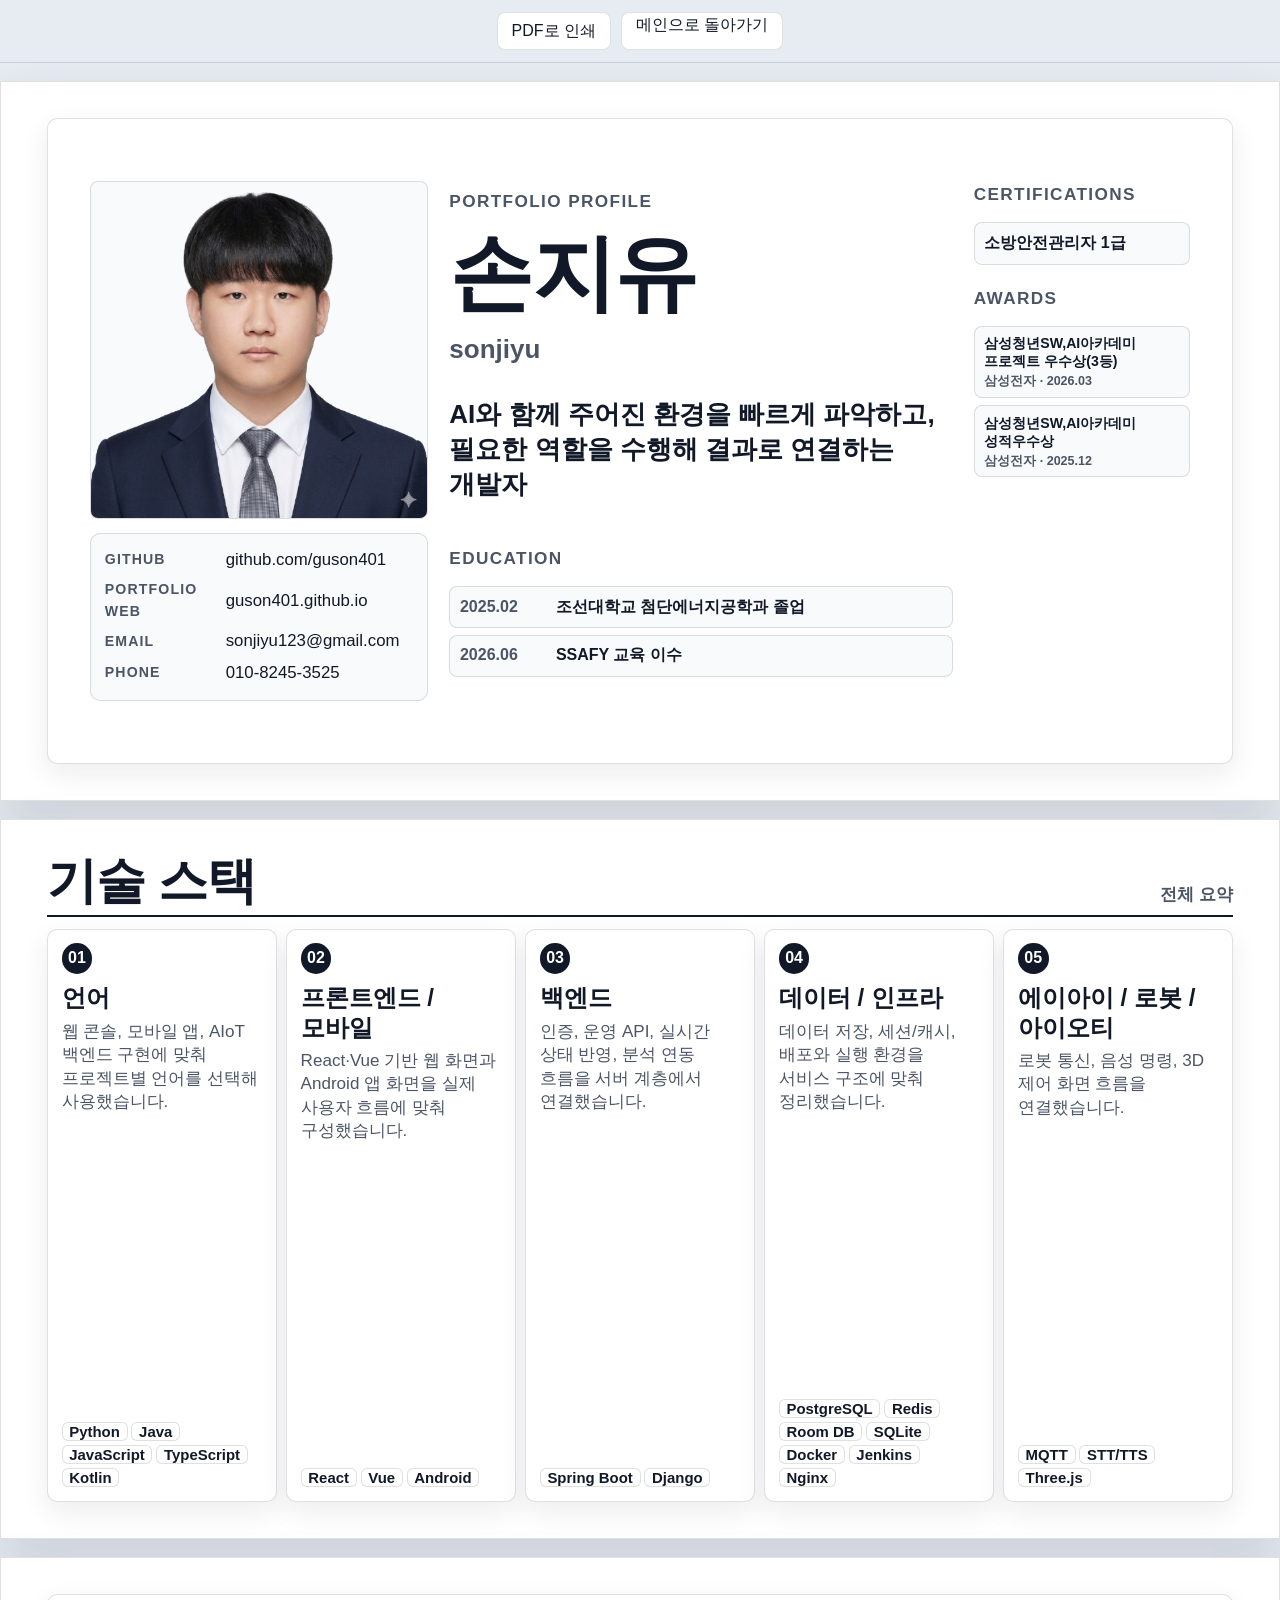
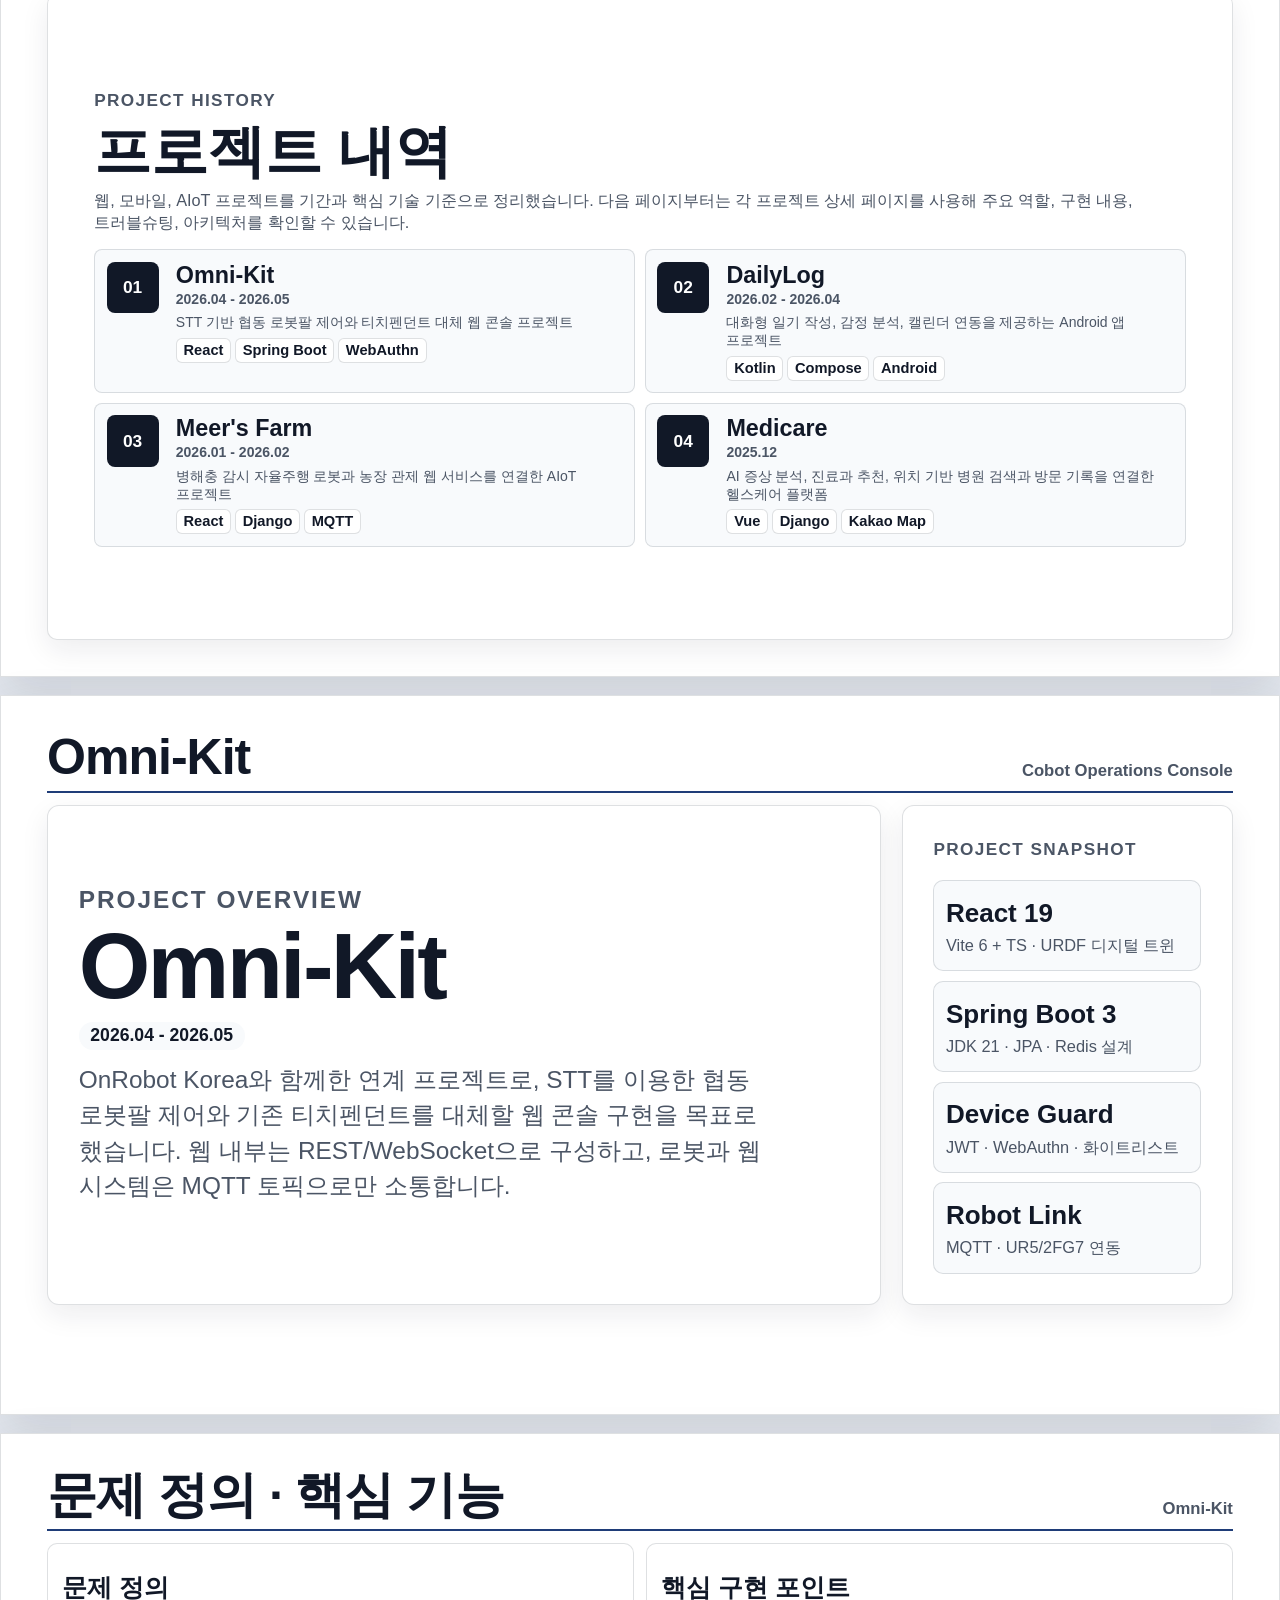
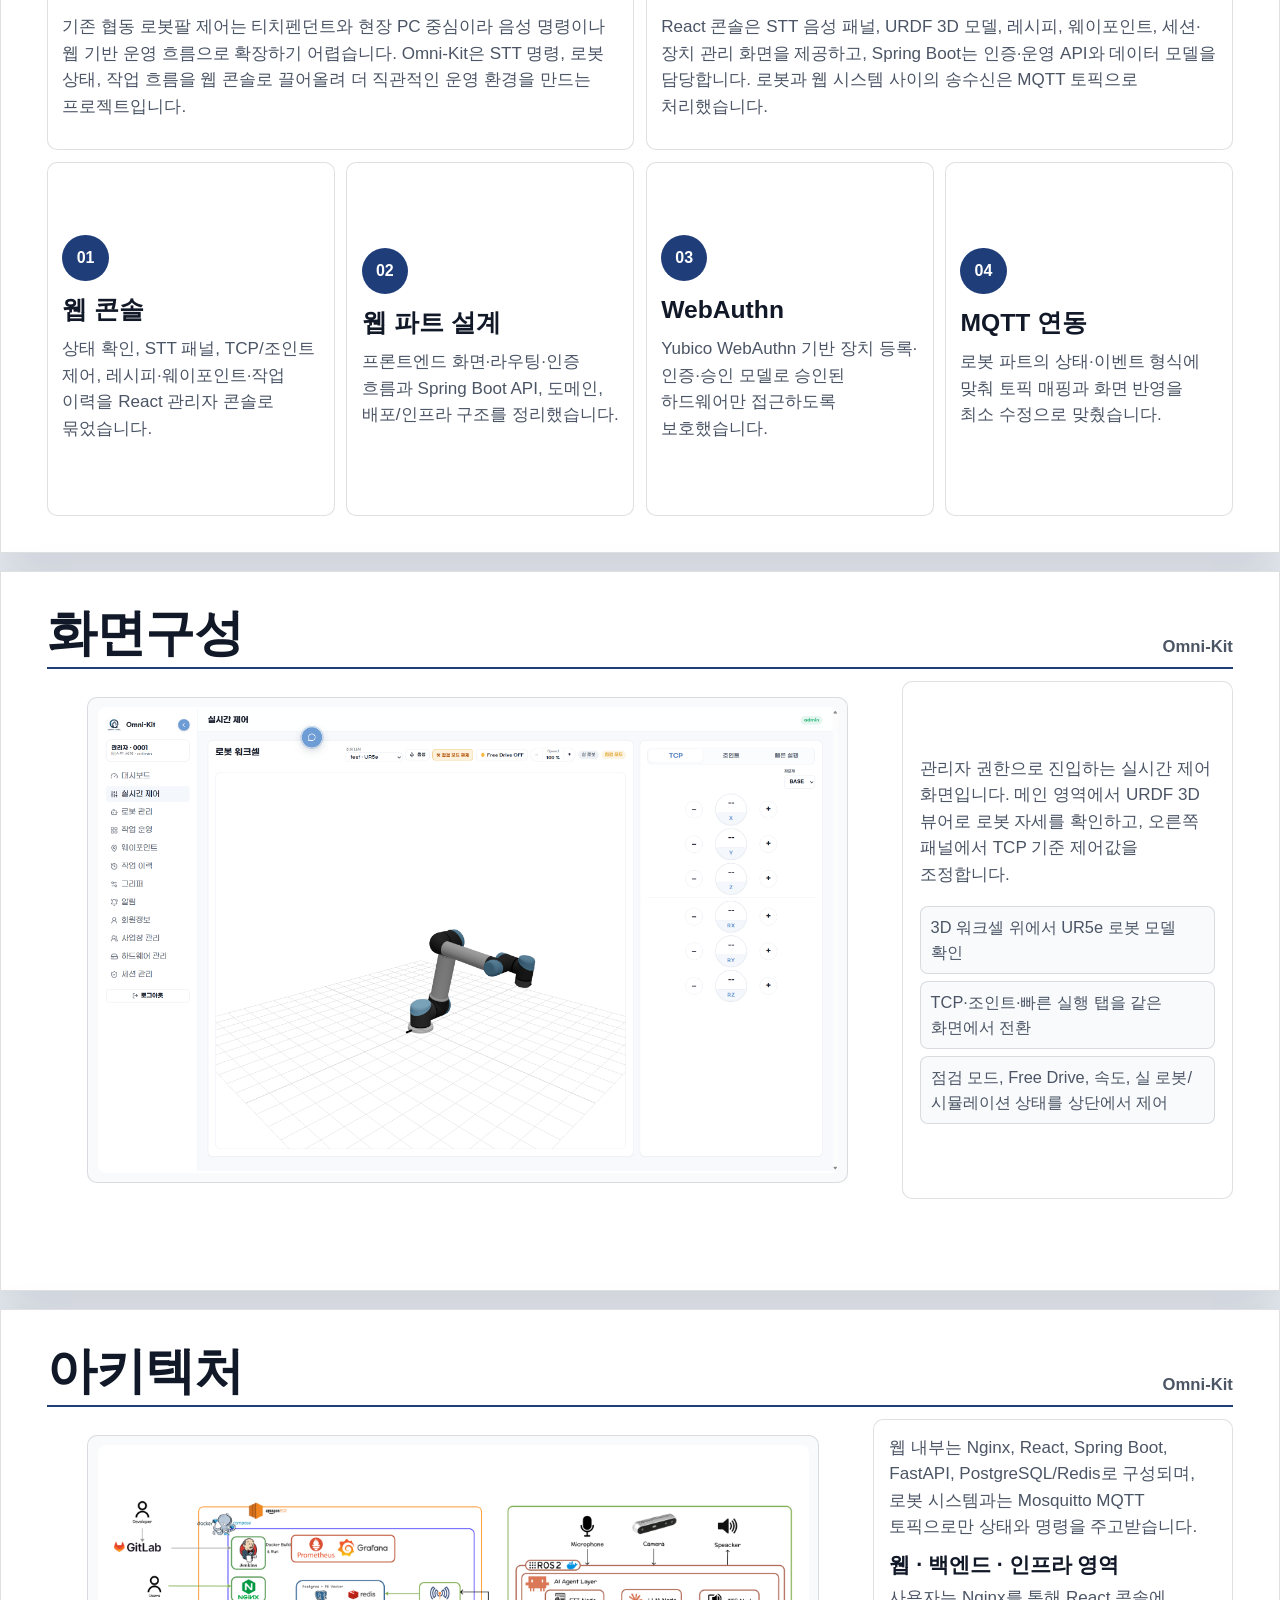
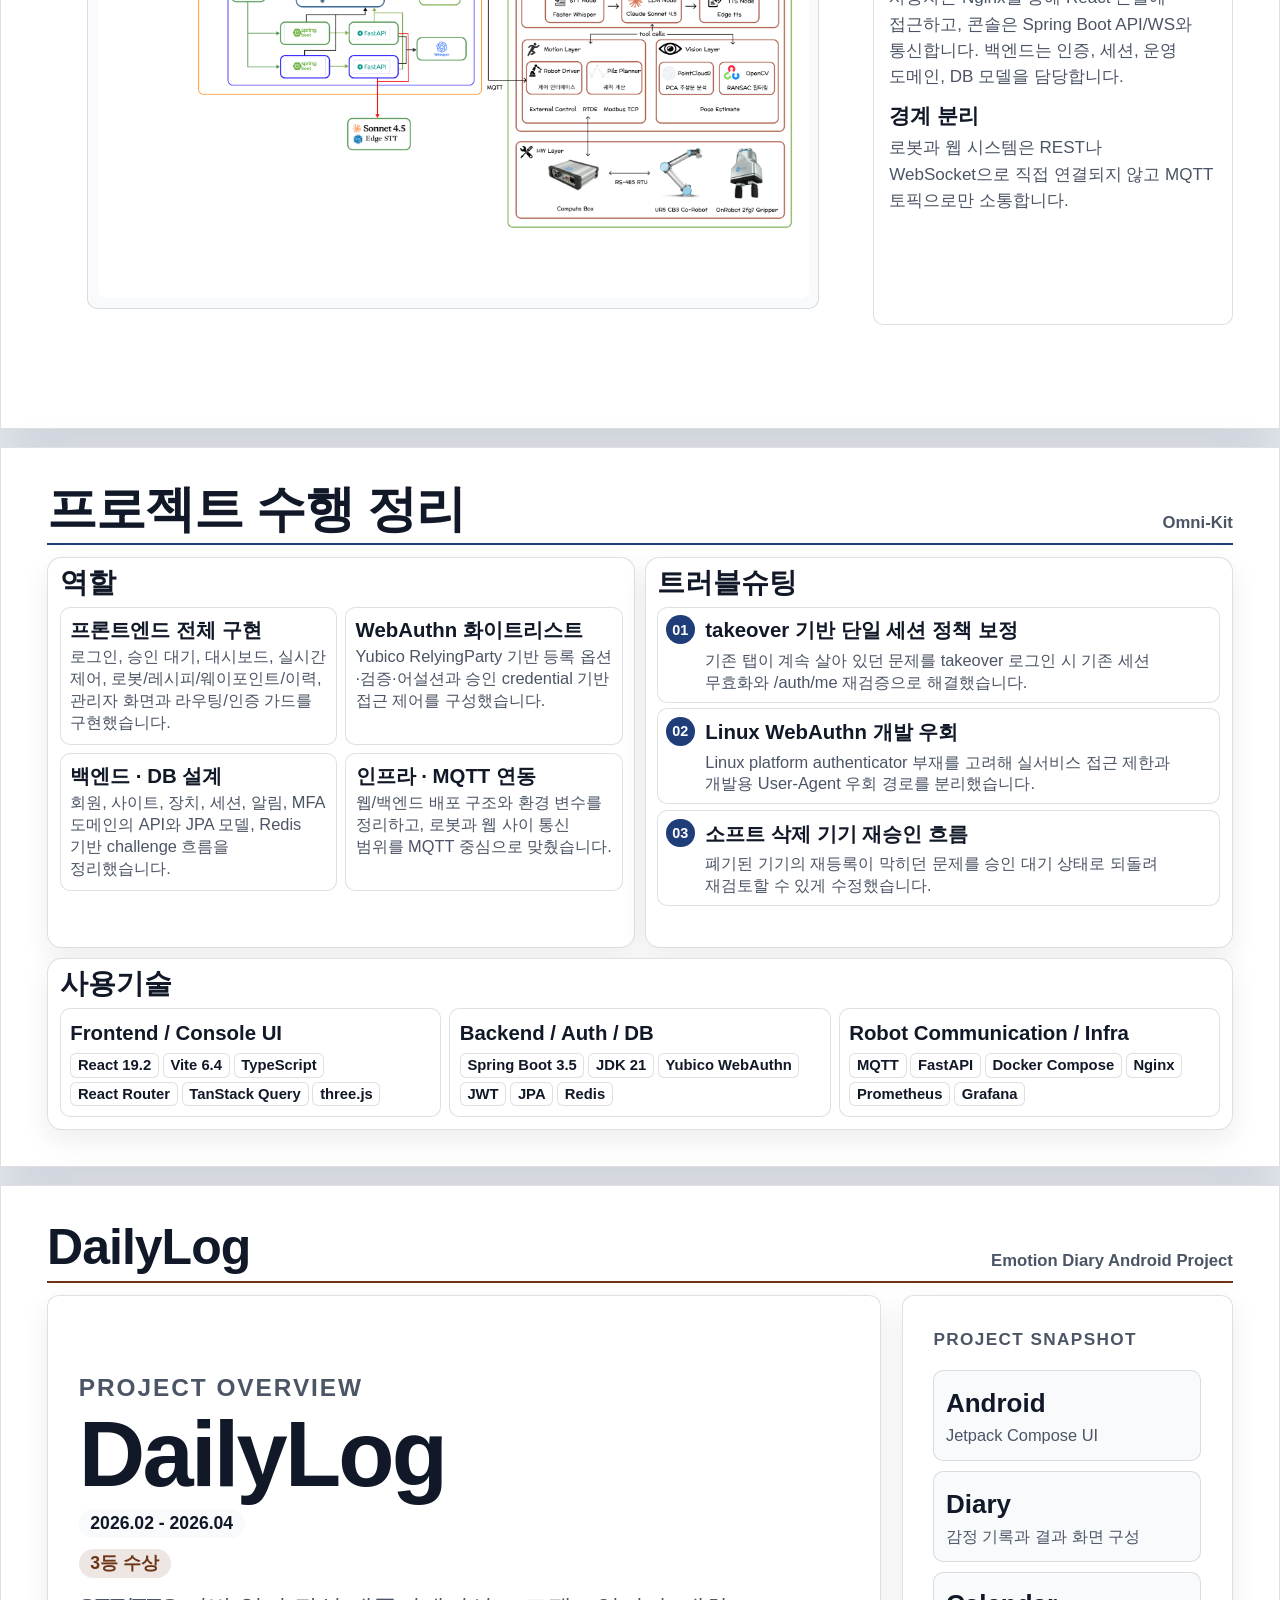
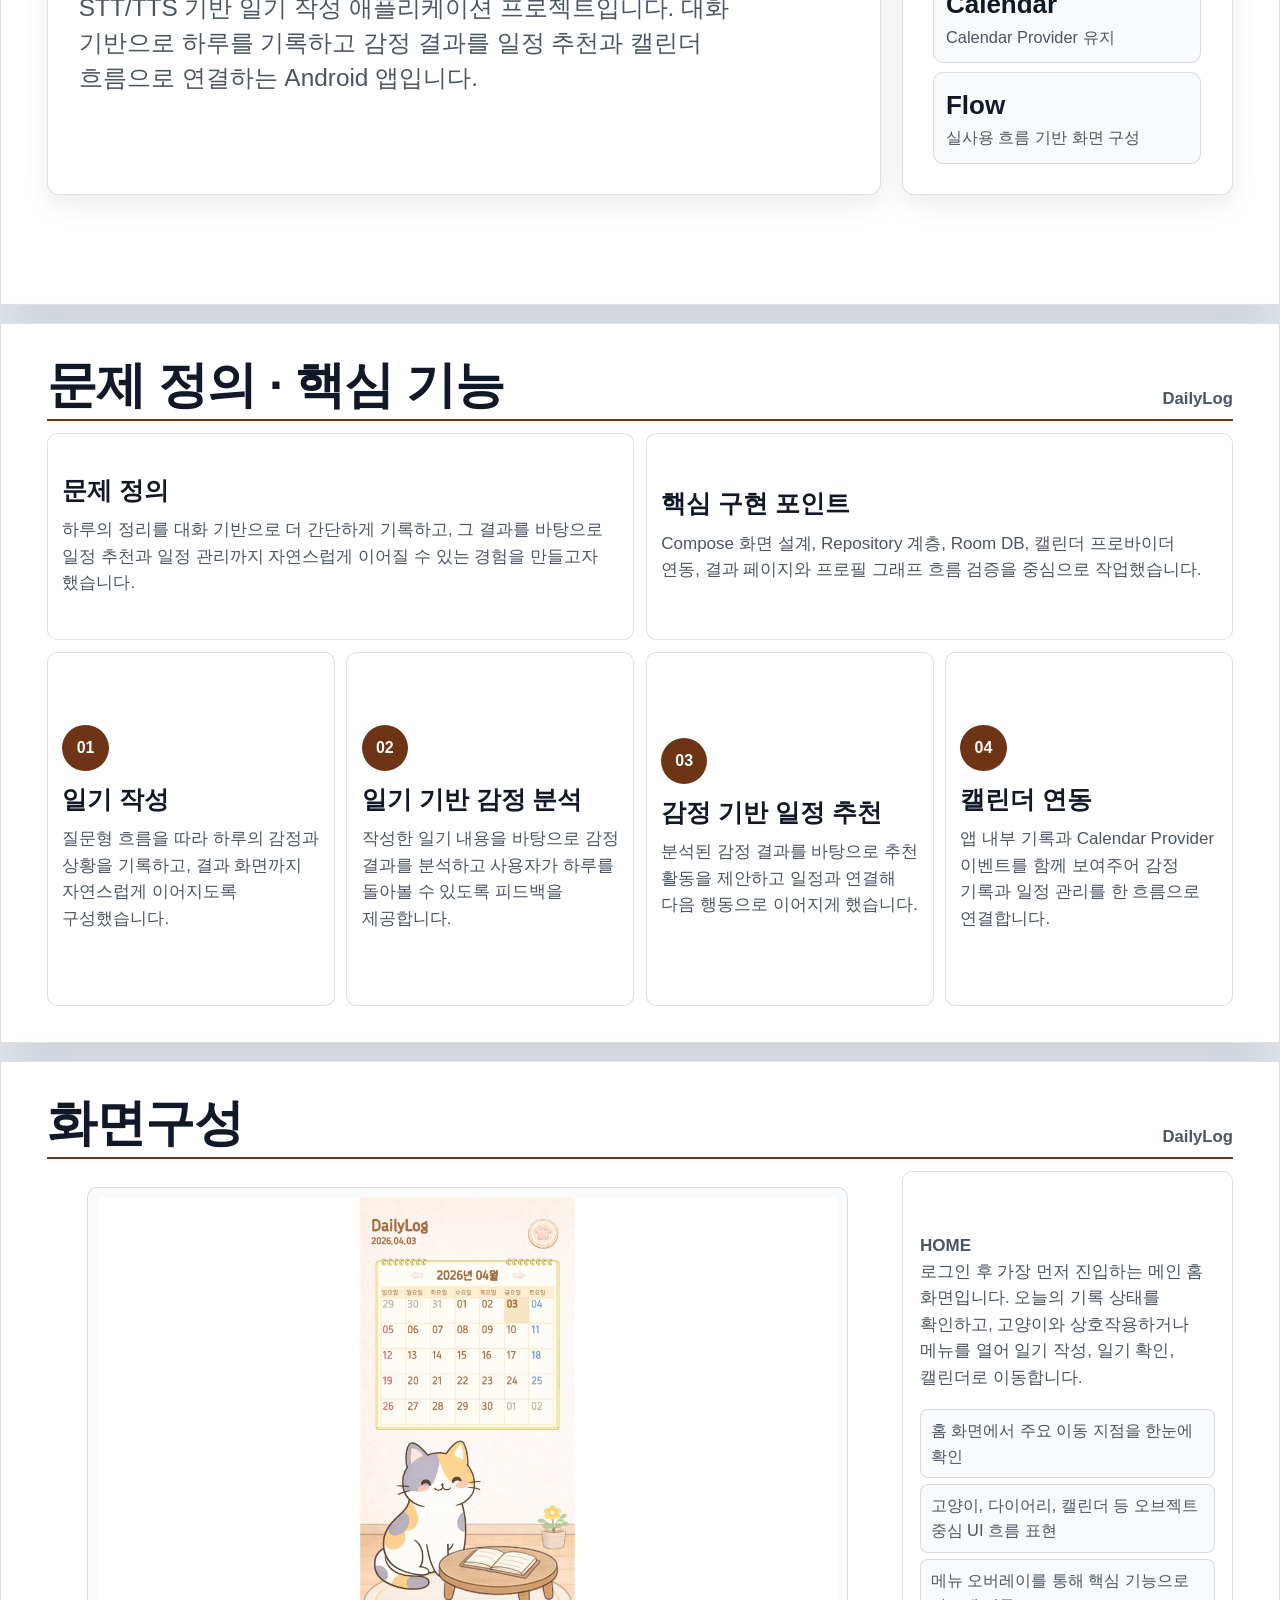
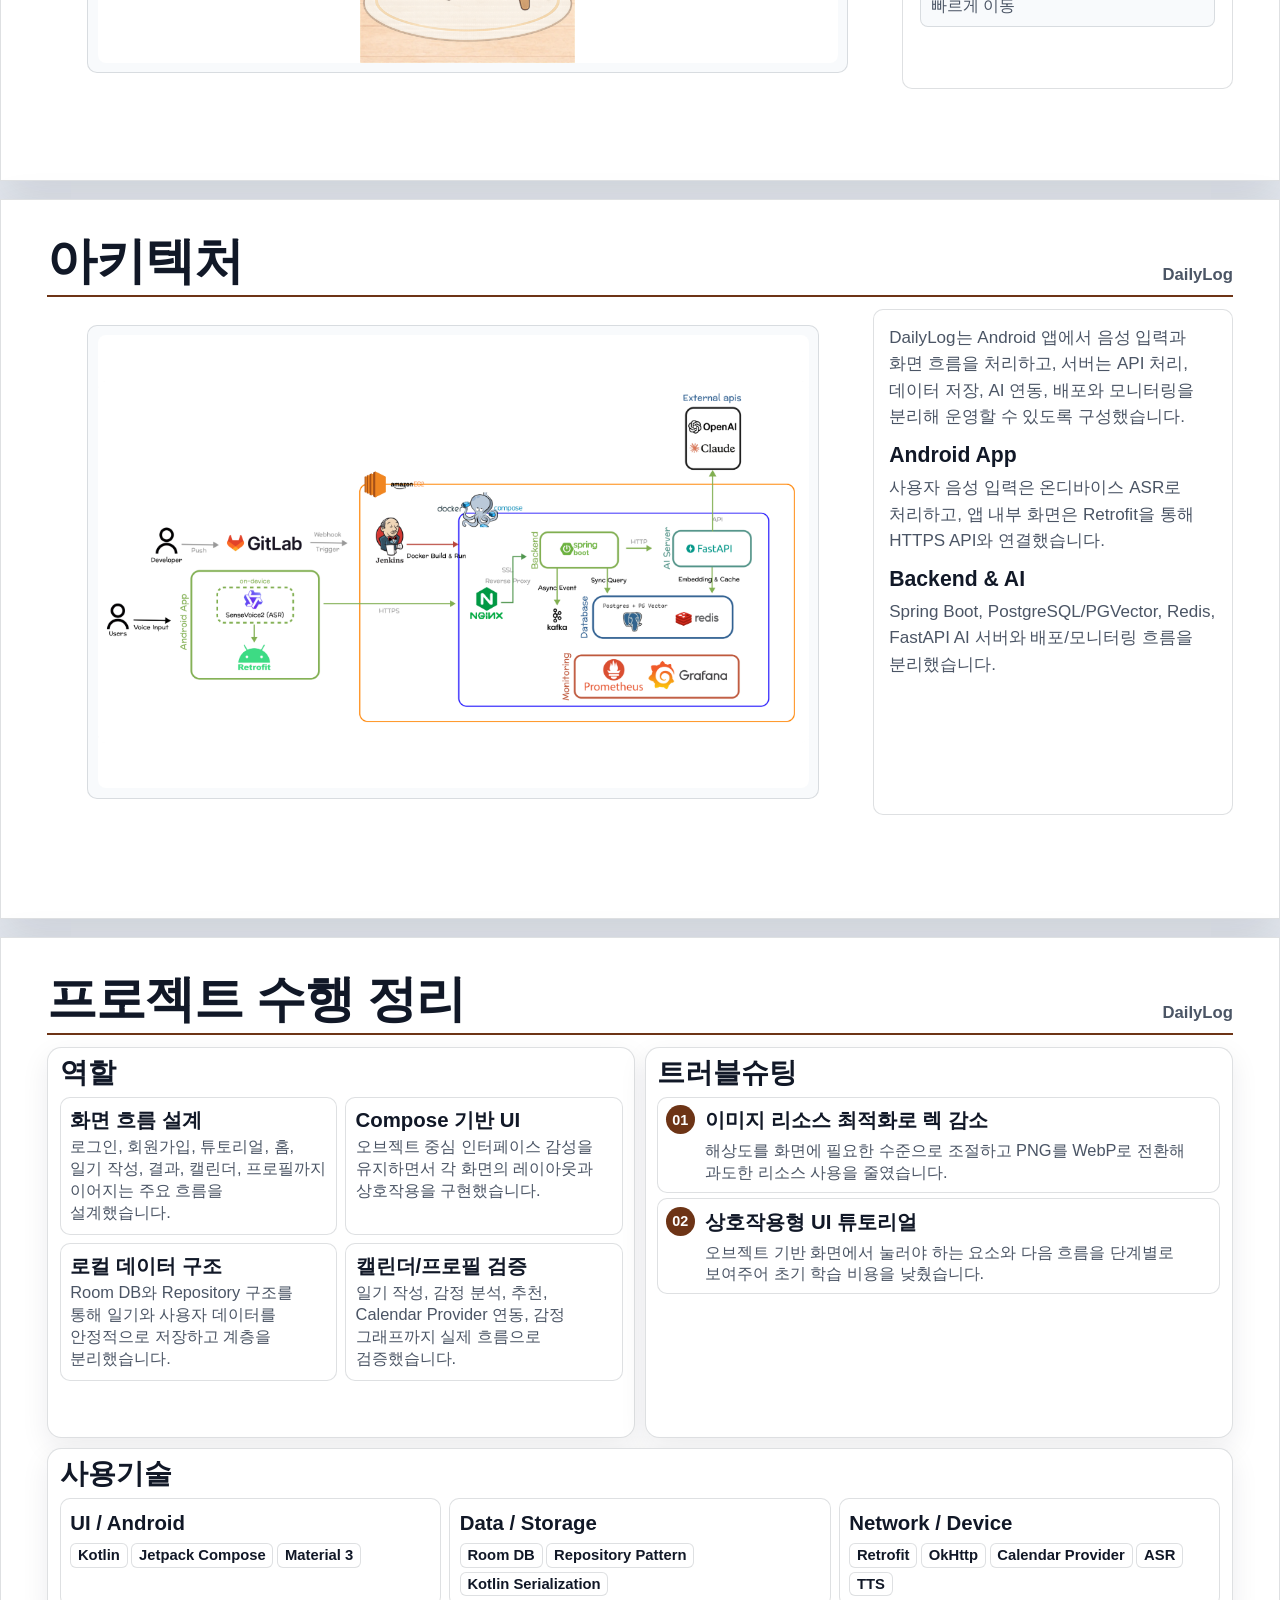
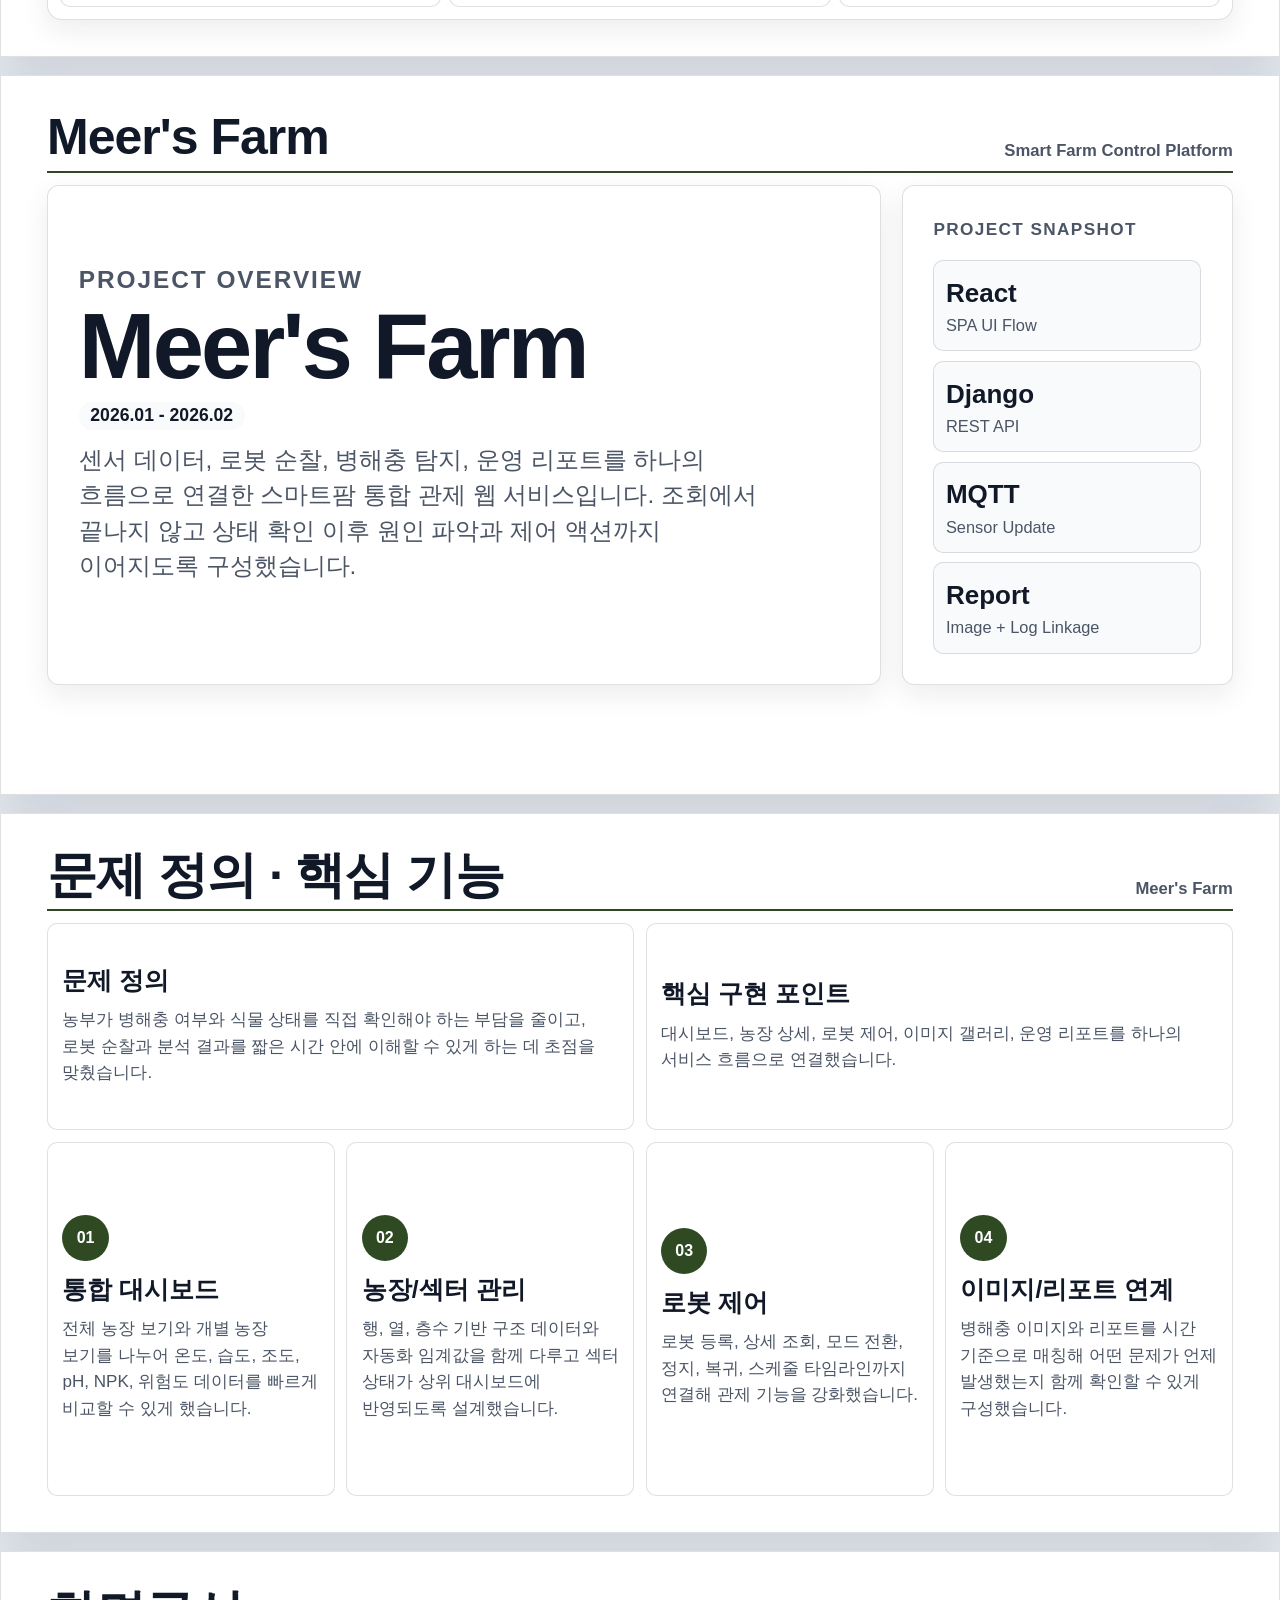
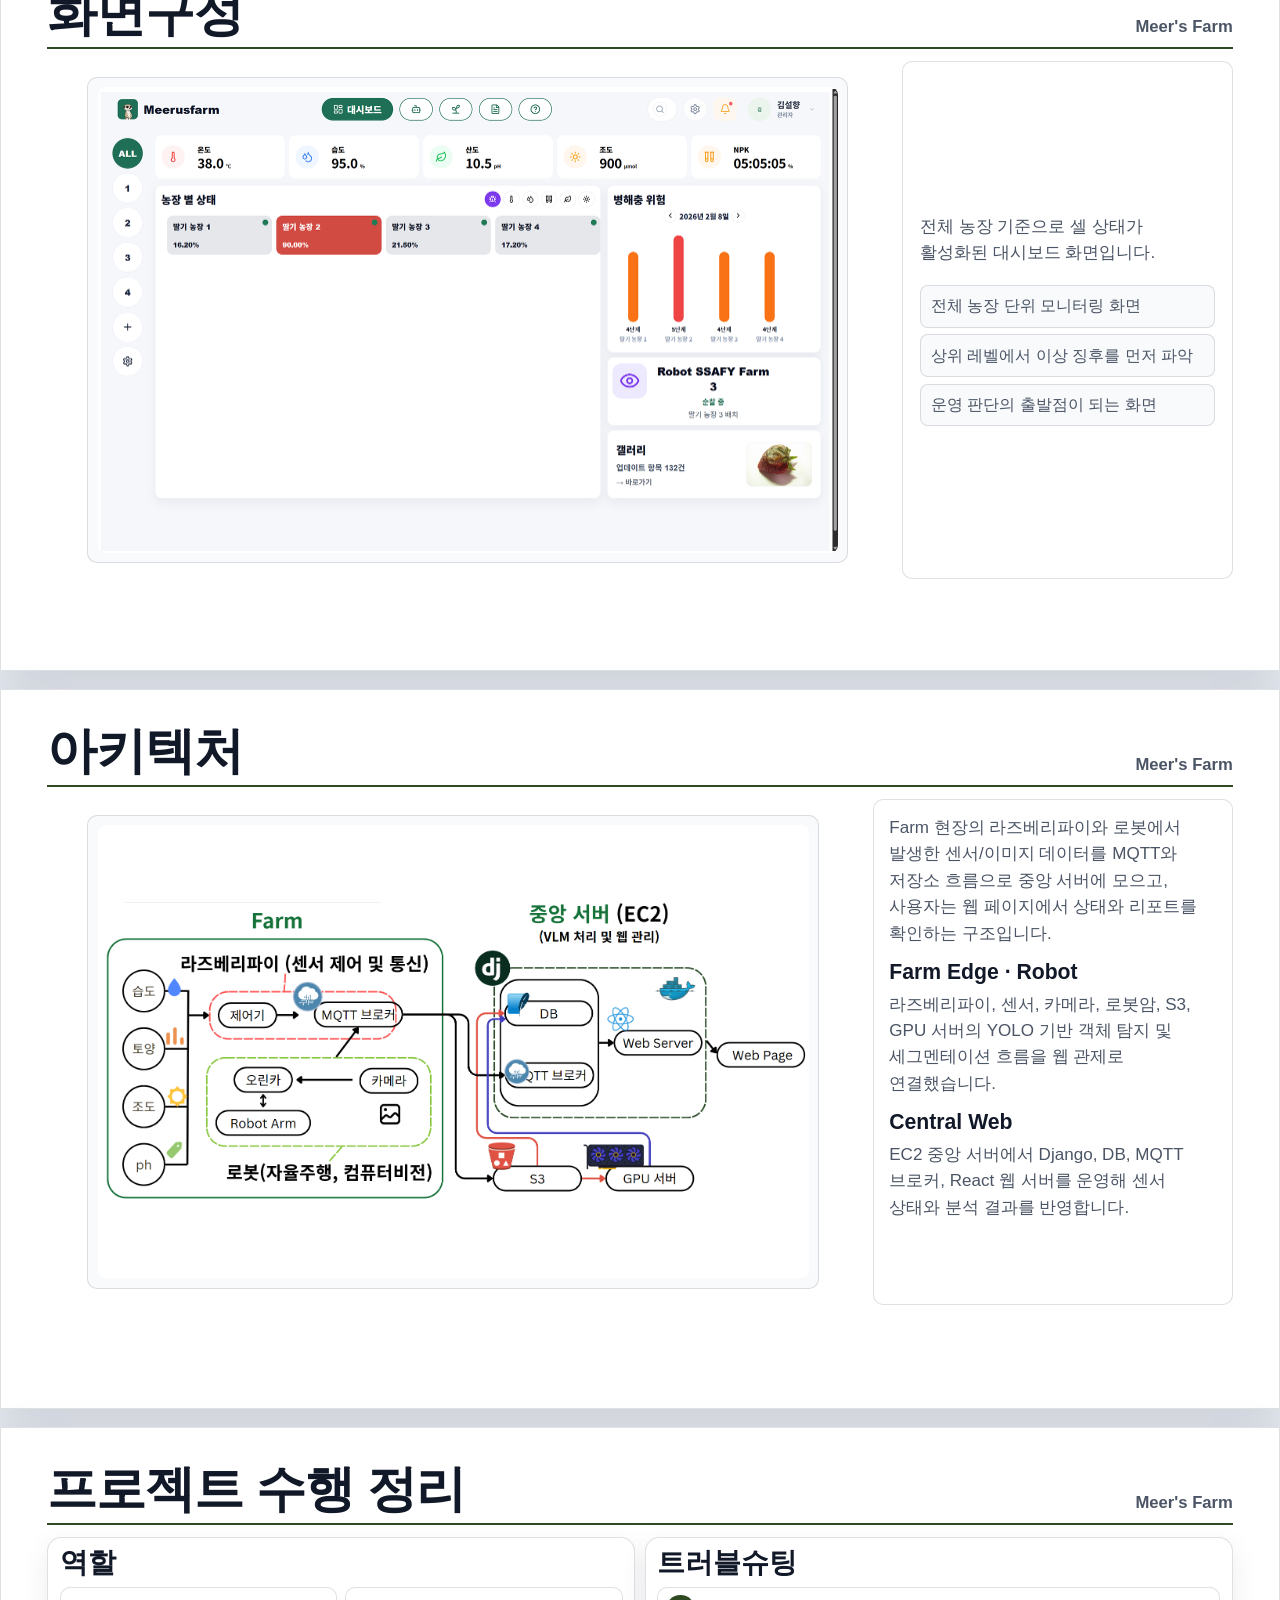
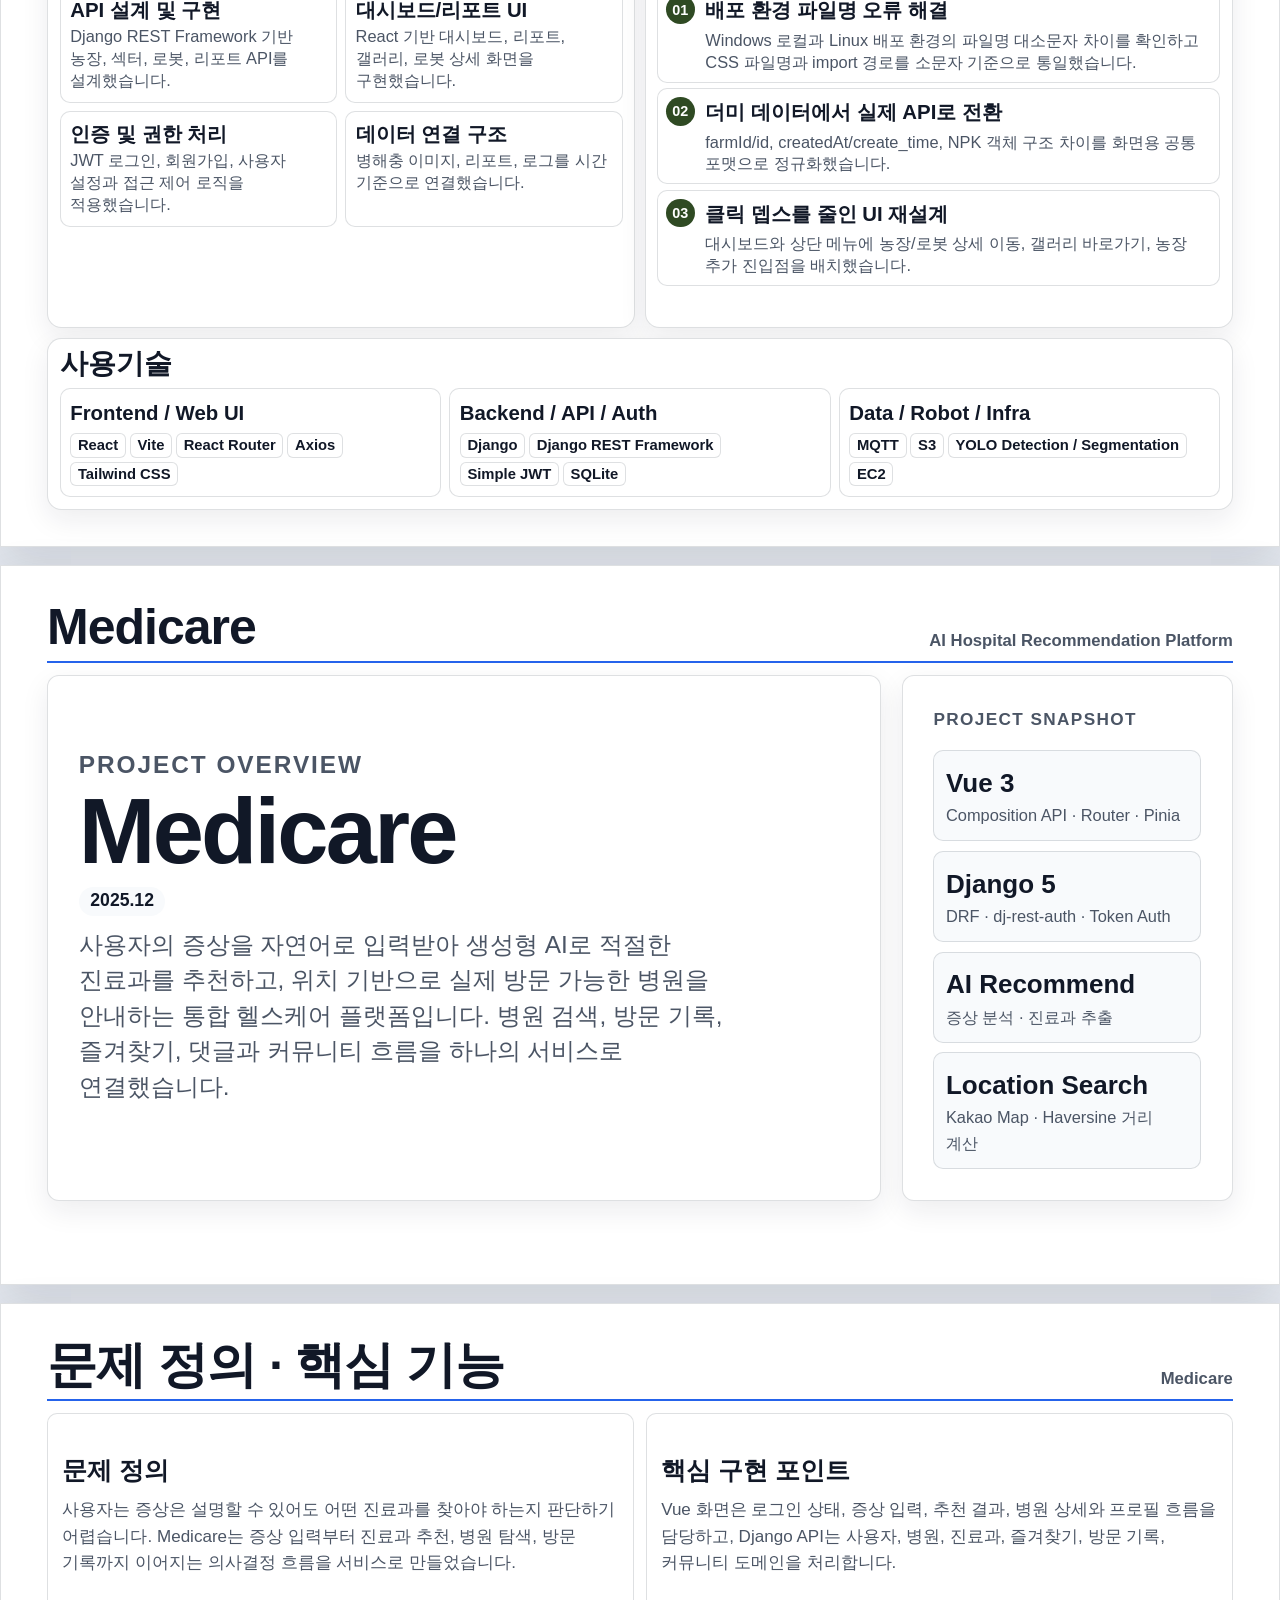
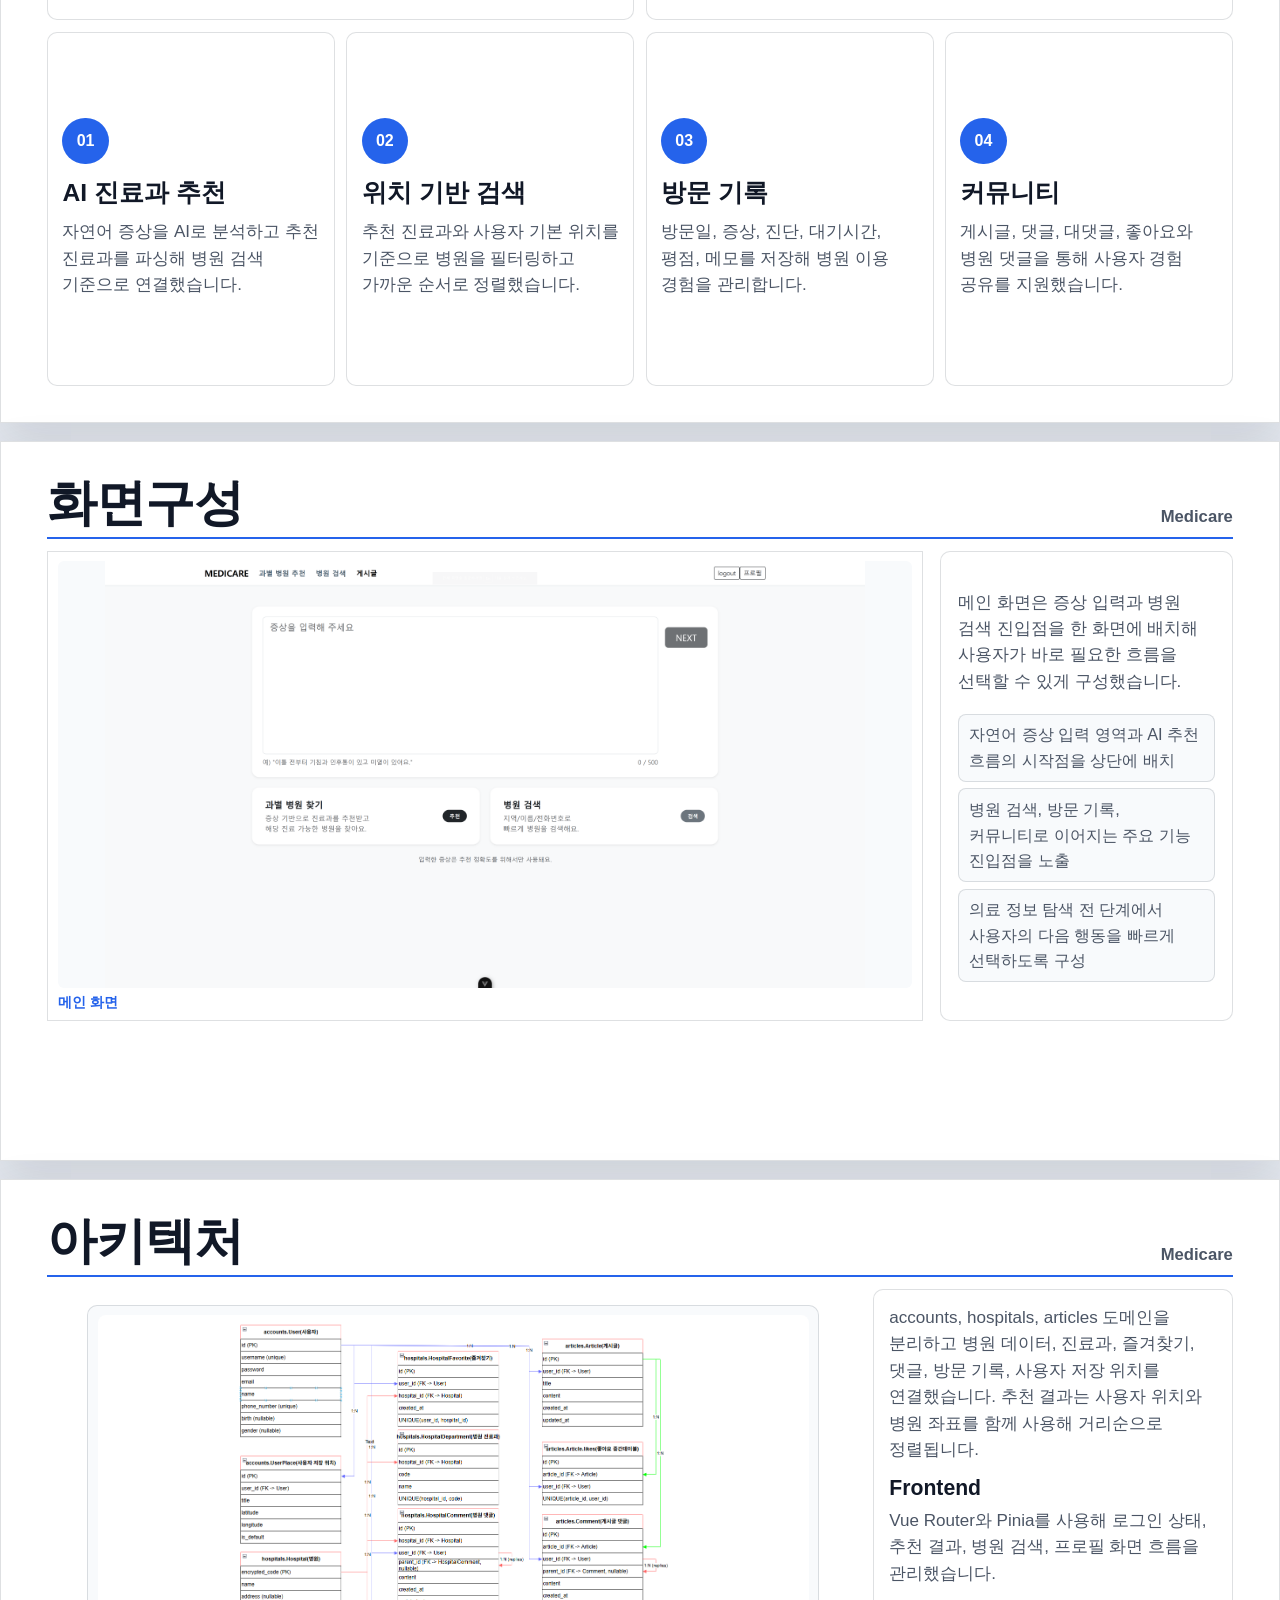
<file: portfolio-pdf.html>
<!DOCTYPE html>
<html lang="ko" data-pdf-lang="ko">
<head>
  <meta charset="UTF-8">
  <meta name="viewport" content="width=device-width, initial-scale=1.0">
  <title>Son Jiyu Portfolio PDF</title>
  <style>
    :root {
      --slide-w: 13.333in;
      --slide-h: 7.5in;
      --pad-x: 0.48in;
      --pad-y: 0.38in;
      --bg: #f6f8fb;
      --paper: #ffffff;
      --ink: #111827;
      --muted: #4b5565;
      --line: rgba(25, 35, 55, 0.14);
      --soft: #f8fafc;
      --shadow: 0 10px 28px rgba(20, 30, 50, 0.08);
      --omni: #1f3d78;
      --daily: #6d3416;
      --farm: #2f4a23;
      --medical: #2563eb;
    }

    * { box-sizing: border-box; }

    body {
      margin: 0;
      background: #e7ebf2;
      color: var(--ink);
      font-family: "Pretendard", "SUIT", "Segoe UI", "Noto Sans KR", Arial, sans-serif;
      line-height: 1.55;
      word-break: keep-all;
      overflow-wrap: normal;
    }

    a { color: inherit; text-decoration: none; }

    .pdf-toolbar {
      position: sticky;
      top: 0;
      z-index: 5;
      display: flex;
      justify-content: center;
      gap: 10px;
      padding: 12px;
      background: rgba(231, 235, 242, 0.9);
      border-bottom: 1px solid var(--line);
      backdrop-filter: blur(10px);
    }

    .pdf-toolbar a,
    .pdf-toolbar button {
      min-height: 38px;
      padding: 0 14px;
      border: 1px solid var(--line);
      border-radius: 8px;
      background: #fff;
      color: var(--ink);
      font: inherit;
      cursor: pointer;
    }

    .pdf-document { padding: 18px 0 32px; }

    .slide {
      width: var(--slide-w);
      height: var(--slide-h);
      margin: 0 auto 18px;
      padding: var(--pad-y) var(--pad-x);
      background: var(--paper);
      border: 1px solid var(--line);
      box-shadow: 0 18px 46px rgba(17, 24, 39, 0.12);
      break-after: page;
      page-break-after: always;
      overflow: hidden;
    }

    .slide:last-child {
      break-after: auto;
      page-break-after: auto;
    }

    .cover {
      display: grid;
      grid-template-columns: 3.7in minmax(0, 1fr);
      gap: 0.36in;
      align-items: stretch;
    }

    .profile-cover,
    .contents-cover {
      display: grid;
      align-items: stretch;
    }

    .profile-cover .cover-profile {
      display: grid;
      align-items: center;
      height: 100%;
      padding: 0.44in;
    }

    .contents-cover .cover-contents {
      display: flex;
      flex-direction: column;
      justify-content: center;
      height: 100%;
      padding: 0.48in;
    }

    .cover-profile,
    .cover-contents,
    .card,
    .stat,
    .screen-copy,
    .image-frame,
    .architecture-copy,
    .tech-group,
    .timeline-item {
      border: 1px solid var(--line);
      border-radius: 10px;
      background: #fff;
      box-shadow: var(--shadow);
      break-inside: avoid;
      page-break-inside: avoid;
    }

    .cover-profile {
      display: flex;
      flex-direction: column;
      justify-content: space-between;
      padding: 0.3in;
    }

    .profile-summary {
      display: grid;
      grid-template-columns: 3.52in minmax(0, 1fr) 2.25in;
      gap: 0.22in;
      align-items: center;
    }

    .profile-media {
      display: grid;
      gap: 0.14in;
      align-content: start;
    }

    .profile-copy {
      display: grid;
      align-content: center;
      gap: 0.1in;
    }

    .profile-cover .profile-photo {
      width: 3.52in;
      margin: 0;
    }

    .profile-cover h1 {
      font-size: 63pt;
    }

    .profile-cover .contact-list {
      gap: 0.06in;
      padding: 0.14in;
      border: 1px solid var(--line);
      border-radius: 10px;
      background: var(--soft);
      font-size: 12.6pt;
    }

    .profile-cover .contact-list p {
      display: flex;
      align-items: center;
      gap: 0.08in;
      min-width: 0;
      margin-bottom: 0;
      overflow-wrap: anywhere;
      word-break: normal;
    }

    .profile-cover .contact-list span {
      flex: 0 0 1.18in;
      font-size: 10.6pt;
    }

    .profile-photo {
      width: 2.4in;
      aspect-ratio: 1;
      margin: 0 auto 0.18in;
      border: 1px solid var(--line);
      border-radius: 8px;
      background: var(--soft);
      object-fit: contain;
    }

    .kicker {
      margin: 0 0 0.08in;
      color: var(--muted);
      font-size: 12.9pt;
      font-weight: 800;
      letter-spacing: 0.08em;
      text-transform: uppercase;
    }

    h1, h2, h3, p { margin-top: 0; }

    h1, h2, h3, p, li, span {
      word-break: keep-all;
      overflow-wrap: normal;
    }

    h1 {
      margin-bottom: 0.06in;
      font-size: 52.5pt;
      line-height: 0.98;
      letter-spacing: -0.02em;
    }

    .roman-name {
      margin-bottom: 0.18in;
      color: var(--muted);
      font-size: 19.5pt;
      font-weight: 700;
    }

    .tagline {
      margin-bottom: 0.2in;
      font-size: 19.5pt;
      line-height: 1.36;
      font-weight: 800;
    }

    .contact-list {
      display: grid;
      gap: 0.07in;
      font-size: 12.3pt;
    }

    .contact-list span {
      display: block;
      color: var(--muted);
      font-size: 10.5pt;
      font-weight: 800;
      letter-spacing: 0.08em;
      text-transform: uppercase;
    }

    .education-list,
    .certification-list,
    .award-list {
      display: grid;
      gap: 0.07in;
      margin: 0.14in 0 0.18in;
    }

    .certification-list,
    .award-list {
      margin-top: 0;
      margin-bottom: 0;
    }

    .award-list {
      margin-top: 0.14in;
    }

    .profile-certifications {
      align-self: start;
    }

    .education-item,
    .certification-item,
    .award-item {
      display: grid;
      grid-template-columns: 0.92in minmax(0, 1fr);
      gap: 0.08in;
      padding: 0.08in 0.1in;
      border: 1px solid var(--line);
      border-radius: 8px;
      background: var(--soft);
      font-size: 12pt;
    }

    .certification-item,
    .award-item {
      grid-template-columns: minmax(0, 1fr);
      font-weight: 800;
    }

    .award-item {
      gap: 0.03in;
      font-size: 10.6pt;
      line-height: 1.28;
    }

    .award-meta {
      color: var(--muted);
      font-size: 9.4pt;
      font-weight: 800;
    }

    .education-date {
      color: var(--muted);
      font-weight: 900;
      white-space: nowrap;
    }

    .education-desc {
      color: var(--ink);
      font-weight: 800;
    }

    .cover-contents {
      padding: 0.3in;
    }

    .contents-title {
      margin-bottom: 0.1in;
      font-size: 33pt;
      line-height: 1.05;
    }

    .contents-cover .contents-title {
      font-size: 43pt;
      line-height: 1.02;
    }

    .contents-copy {
      margin-bottom: 0.2in;
      color: var(--muted);
      font-size: 13.8pt;
    }

    .contents-cover .contents-copy {
      max-width: none;
      margin-bottom: 0.16in;
      font-size: 12.2pt;
      line-height: 1.35;
    }

    .contents-grid {
      display: grid;
      gap: 0.1in;
    }

    .contents-cover .contents-grid {
      grid-template-columns: repeat(2, minmax(0, 1fr));
      gap: 0.1in;
    }

    .contents-item {
      display: grid;
      grid-template-columns: 0.52in minmax(0, 1fr);
      gap: 0.12in;
      padding: 0.12in;
      border: 1px solid var(--line);
      border-radius: 8px;
      background: var(--soft);
    }

    .contents-cover .contents-item {
      grid-template-columns: 0.62in minmax(0, 1fr);
      align-content: start;
      align-items: start;
      gap: 0.1in;
      min-height: 1.42in;
      padding: 0.12in;
    }

    .contents-cover .contents-num {
      width: 0.54in;
      height: 0.54in;
      font-size: 13pt;
    }

    .contents-cover .contents-item h3 {
      margin: 0 0 0.03in;
      font-size: 17.5pt;
      line-height: 1.12;
    }

    .contents-cover .contents-item p {
      font-size: 10.5pt;
      line-height: 1.28;
    }

    .contents-num {
      display: grid;
      place-items: center;
      width: 0.48in;
      height: 0.48in;
      border-radius: 8px;
      background: var(--ink);
      color: #fff;
      font-weight: 900;
    }

    .contents-item h3 {
      margin-bottom: 0.03in;
      font-size: 18pt;
    }

    .contents-item p {
      margin-bottom: 0.06in;
      color: var(--muted);
      font-size: 12pt;
    }

    .contents-period {
      margin-bottom: 0.05in;
      color: var(--ink);
      font-size: 11.1pt;
      font-weight: 900;
    }

    .chips {
      display: flex;
      flex-wrap: wrap;
      gap: 0.04in;
    }

    .chip {
      display: inline-flex;
      align-items: center;
      min-height: 0.2in;
      padding: 0 0.07in;
      border: 1px solid var(--line);
      border-radius: 6px;
      background: #fff;
      font-size: 11pt;
      font-weight: 800;
    }

    .slide-head {
      display: flex;
      justify-content: space-between;
      align-items: end;
      gap: 0.2in;
      margin-bottom: 0.12in;
      padding-bottom: 0.08in;
      border-bottom: 2px solid var(--ink);
    }

    .slide-title {
      margin: 0;
      font-size: 37.5pt;
      line-height: 1.02;
      letter-spacing: -0.02em;
    }

    .slide-meta {
      margin: 0;
      color: var(--muted);
      font-size: 12.5pt;
      font-weight: 800;
      text-align: right;
      white-space: nowrap;
    }

    .hero-slide {
      display: grid;
      grid-template-columns: minmax(0, 1.2fr) 3.45in;
      gap: 0.22in;
      align-items: stretch;
    }

    .hero-copy,
    .snapshot {
      padding: 0.32in;
      border: 1px solid var(--line);
      border-radius: 12px;
      background: #fff;
      box-shadow: var(--shadow);
    }

    .hero-copy {
      display: flex;
      flex-direction: column;
      justify-content: center;
    }

    .hero-copy h2 {
      margin-bottom: 0.14in;
      font-size: 69pt;
      line-height: 0.9;
      letter-spacing: -0.03em;
    }

    .hero-copy p {
      max-width: 7.2in;
      color: var(--muted);
      font-size: 18.3pt;
      line-height: 1.45;
    }

    .pdf-award-badge {
      display: inline-flex;
      align-items: center;
      width: fit-content;
      min-height: 0.3in;
      margin: 0 0 0.12in;
      padding: 0 0.12in;
      border-radius: 999px;
      background: rgba(109, 52, 22, 0.12);
      color: var(--daily);
      font-size: 13.2pt;
      font-weight: 900;
    }

    .pdf-period-badge {
      display: inline-flex;
      align-items: center;
      width: fit-content;
      min-height: 0.3in;
      margin: 0 0.08in 0.12in 0;
      padding: 0 0.12in;
      border-radius: 999px;
      background: var(--soft);
      color: var(--ink);
      font-size: 13.2pt;
      font-weight: 900;
    }

    .snapshot {
      display: grid;
      align-content: center;
      gap: 0.1in;
    }

    .stat {
      padding: 0.12in;
      background: var(--soft);
      box-shadow: none;
    }

    .stat strong {
      display: block;
      font-size: 19.5pt;
    }

    .stat span {
      color: var(--muted);
      font-size: 12.3pt;
    }

    .two-col,
    .four-col,
    .three-col {
      display: grid;
      gap: 0.1in;
    }

    .two-col { grid-template-columns: repeat(2, minmax(0, 1fr)); }
    .three-col { grid-template-columns: repeat(3, minmax(0, 1fr)); }
    .four-col { grid-template-columns: repeat(4, minmax(0, 1fr)); }

    .feature-slide {
      display: flex;
      flex-direction: column;
    }

    .feature-slide .slide-head {
      flex: 0 0 auto;
    }

    .feature-slide .slide-title {
      font-size: 37.5pt;
    }

    .feature-slide .slide-meta {
      font-size: 12.5pt;
    }

    .feature-slide .two-col,
    .feature-slide .four-col {
      gap: 0.12in;
      align-items: stretch;
    }

    .feature-slide .two-col {
      flex: 0 0 2.16in;
    }

    .feature-slide .four-col {
      grid-template-columns: repeat(4, minmax(0, 1fr));
      flex: 1 1 auto;
      min-height: 0;
      margin-top: 0.12in;
    }

    .feature-slide .card {
      display: flex;
      flex-direction: column;
      justify-content: center;
      padding: 0.15in;
    }

    .feature-slide .two-col .card {
      min-height: 0;
    }

    .feature-slide .four-col .card {
      min-height: 0;
    }

    .feature-slide .card h3 {
      margin-bottom: 0.12in;
      font-size: 18.5pt;
      line-height: 1.22;
    }

    .feature-slide .card p {
      font-size: 12.8pt;
      line-height: 1.55;
    }

    .feature-slide .feature-no {
      width: 0.48in;
      height: 0.48in;
      margin-bottom: 0.14in;
      font-size: 12pt;
    }

    .card {
      padding: 0.14in;
      box-shadow: none;
    }

    .card h3 {
      margin-bottom: 0.07in;
      font-size: 18pt;
      line-height: 1.28;
    }

    .card p,
    .timeline-item p,
    .architecture-copy p,
    .screen-copy p,
    .tech-group p {
      margin-bottom: 0;
      color: var(--muted);
      font-size: 12.8pt;
    }

    .feature-no {
      display: inline-grid;
      place-items: center;
      width: 0.32in;
      height: 0.32in;
      margin-bottom: 0.08in;
      border-radius: 50%;
      background: var(--ink);
      color: #fff;
      font-size: 12pt;
      font-weight: 900;
    }

    .section-gap { margin-top: 0.1in; }

    .combo-slide .section-gap { margin-top: 0.08in; }

    .screen-layout {
      display: grid;
      grid-template-columns: minmax(0, 1.35fr) 3.45in;
      gap: 0.14in;
      align-items: stretch;
    }

    .image-frame {
      display: grid;
      place-items: center;
      padding: 0.1in;
      background: var(--soft);
      box-shadow: none;
      overflow: hidden;
    }

    .image-frame img {
      display: block;
      width: 100%;
      height: 4.85in;
      object-fit: contain;
      border-radius: 8px;
      background: #fff;
    }

    .medical-screen-layout {
      display: grid;
      grid-template-columns: minmax(0, 1fr) 3.05in;
      gap: 0.18in;
      align-items: stretch;
    }

    .medical-screen-grid {
      display: grid;
      grid-template-columns: minmax(0, 1fr);
      gap: 0;
      min-width: 0;
    }

    .medical-screen-shot {
      margin: 0;
      display: grid;
      grid-template-rows: minmax(0, 1fr) auto;
      padding: 0.1in;
      border: 1px solid var(--line);
      background: #fff;
      overflow: hidden;
    }

    .medical-screen-shot img {
      display: block;
      width: 100%;
      height: 4.45in;
      object-fit: contain;
      border-radius: 6px;
      background: #f8fafc;
    }

    .medical-screen-shot figcaption {
      margin-top: 0.06in;
      color: var(--medical);
      font-size: 10.8pt;
      font-weight: 900;
      line-height: 1.15;
    }

    .combo-slide .image-frame img {
      height: 2.9in;
    }

    .combo-slide .architecture-layout .image-frame img {
      height: 2.25in;
    }

    .combo-slide .screen-layout,
    .combo-slide .architecture-layout {
      gap: 0.1in;
    }

    .combo-slide .screen-copy,
    .combo-slide .architecture-copy,
    .combo-slide .card,
    .combo-slide .tech-group,
    .combo-slide .timeline-item {
      padding: 0.1in;
    }

    .combo-slide li {
      margin-top: 0.05in;
      padding: 0.06in 0.08in;
      font-size: 11.7pt;
    }

    .screen-copy {
      display: flex;
      flex-direction: column;
      justify-content: center;
      padding: 0.18in;
      box-shadow: none;
    }

    ul {
      margin: 0.12in 0 0;
      padding: 0;
      list-style: none;
    }

    li {
      margin-top: 0.07in;
      padding: 0.08in 0.1in;
      border: 1px solid var(--line);
      border-radius: 8px;
      background: var(--soft);
      color: var(--muted);
      font-size: 12.3pt;
    }

    .architecture-layout {
      display: grid;
      grid-template-columns: minmax(0, 1.15fr) 3.75in;
      gap: 0.14in;
      align-items: stretch;
    }

    .architecture-layout .image-frame img {
      height: 4.72in;
    }

    .architecture-copy {
      display: grid;
      align-content: start;
      gap: 0.09in;
      padding: 0.16in;
      box-shadow: none;
    }

    .architecture-copy h3 {
      margin-bottom: 0.03in;
      font-size: 15.9pt;
    }

    .timeline {
      display: grid;
      gap: 0.08in;
    }

    .timeline-item {
      display: grid;
      grid-template-columns: 0.38in minmax(0, 1fr);
      gap: 0.1in;
      padding: 0.11in;
      box-shadow: none;
    }

    .timeline-index {
      display: inline-grid;
      place-items: center;
      width: 0.32in;
      height: 0.32in;
      border-radius: 50%;
      background: var(--ink);
      color: #fff;
      font-size: 11.3pt;
      font-weight: 900;
    }

    .timeline-item h3 {
      margin-bottom: 0.04in;
      font-size: 16.2pt;
    }

    .tech-layout {
      display: grid;
      grid-template-columns: repeat(3, minmax(0, 1fr));
      gap: 0.11in;
    }

    .tech-group {
      padding: 0.14in;
      box-shadow: none;
    }

    .combo-slide .tech-group h3,
    .combo-slide .card h3,
    .combo-slide .timeline-item h3,
    .combo-slide .architecture-copy h3 {
      font-size: 15pt;
    }

    .work-slide {
      display: flex;
      flex-direction: column;
    }

    .work-slide .slide-head {
      flex: 0 0 auto;
    }

    .work-layout {
      display: grid;
      grid-template-columns: minmax(0, 1fr) minmax(0, 1fr);
      grid-template-rows: minmax(0, 1fr) auto;
      gap: 0.1in;
      flex: 1 1 auto;
      min-height: 0;
      height: auto;
    }

    .work-section {
      border: 1px solid var(--line);
      border-radius: 0.15in;
      background: #fff;
      padding: 0.12in;
      box-shadow: var(--shadow);
      overflow: hidden;
    }

    .work-section-title {
      margin: 0 0 0.1in;
      color: var(--ink);
      font-size: 21pt;
      line-height: 1;
    }

    .role-section .four-col {
      grid-template-columns: repeat(2, minmax(0, 1fr));
      gap: 0.08in;
    }

    .role-section .card {
      padding: 0.1in;
      box-shadow: none;
    }

    .trouble-section .timeline {
      gap: 0.06in;
    }

    .trouble-section .timeline-item {
      grid-template-columns: 0.34in minmax(0, 1fr);
      gap: 0.07in;
      padding: 0.08in;
      box-shadow: none;
    }

    .tech-section {
      grid-column: 1 / -1;
      padding: 0.12in;
    }

    .tech-section .tech-layout {
      grid-template-columns: repeat(3, minmax(0, 1fr));
      gap: 0.08in;
    }

    .tech-section .tech-group {
      padding: 0.1in;
      box-shadow: none;
    }

    .tech-section .tech-group p {
      display: none;
    }

    .work-slide .card h3,
    .work-slide .tech-group h3,
    .work-slide .timeline-item h3 {
      margin-bottom: 0.03in;
      font-size: 15.3pt;
    }

    .work-slide .card p,
    .work-slide .tech-group p,
    .work-slide .timeline-item p {
      font-size: 12.3pt;
      line-height: 1.34;
    }

    .work-slide .timeline-index {
      width: 0.3in;
      height: 0.3in;
      font-size: 10.8pt;
    }

    .work-slide .chip {
      min-height: 0.2in;
      padding: 0 0.07in;
      font-size: 11.1pt;
    }

    .tech-group h3 {
      margin-bottom: 0.08in;
      font-size: 17.3pt;
    }

    .portfolio-tech-slide {
      display: flex;
      flex-direction: column;
    }

    .portfolio-tech-grid {
      display: grid;
      grid-template-columns: repeat(5, minmax(0, 1fr));
      gap: 0.1in;
      flex: 1 1 auto;
      min-height: 0;
    }

    .portfolio-tech-card {
      display: flex;
      flex-direction: column;
      gap: 0.08in;
      min-height: 0;
      padding: 0.14in;
      border: 1px solid var(--line);
      border-radius: 10px;
      background: #fff;
      box-shadow: var(--shadow);
      break-inside: avoid;
      page-break-inside: avoid;
      overflow: hidden;
    }

    .portfolio-tech-card .feature-no {
      flex: 0 0 auto;
      margin-bottom: 0.02in;
    }

    .portfolio-tech-card h3 {
      margin: 0;
      font-size: 18.2pt;
      line-height: 1.2;
    }

    .portfolio-tech-card p {
      margin: 0;
      color: var(--muted);
      font-size: 12.8pt;
      line-height: 1.36;
    }

    .portfolio-tech-card .chips {
      margin-top: auto;
    }

    .portfolio-tech-card .chip {
      min-height: 0.2in;
      font-size: 11.2pt;
      line-height: 1.15;
    }

    .accent-omni .slide-head { border-color: var(--omni); }
    .accent-daily .slide-head { border-color: var(--daily); }
    .accent-farm .slide-head { border-color: var(--farm); }
    .accent-medical .slide-head { border-color: var(--medical); }
    .accent-omni .feature-no, .accent-omni .timeline-index { background: var(--omni); }
    .accent-daily .feature-no, .accent-daily .timeline-index { background: var(--daily); }
    .accent-farm .feature-no, .accent-farm .timeline-index { background: var(--farm); }
    .accent-medical .feature-no, .accent-medical .timeline-index { background: var(--medical); }

    @page {
      size: 13.333in 7.5in;
      margin: 0;
    }

    @media print {
      * {
        -webkit-print-color-adjust: exact;
        print-color-adjust: exact;
      }

      body { background: #fff; }
      .pdf-toolbar { display: none; }
      .pdf-document { padding: 0; }
      .slide {
        margin: 0;
        border: 0;
        box-shadow: none;
      }
    }
  </style>
  <link rel="stylesheet" href="./portfolio-pdf-fit.css">
</head>
<body>
  <nav class="pdf-toolbar" aria-label="PDF actions">
    <button type="button" onclick="window.print()">PDF로 인쇄</button>
    <a href="./index.html">메인으로 돌아가기</a>
  </nav>

  <main class="pdf-document">
    <section class="slide profile-cover">
      <aside class="cover-profile">
        <div class="profile-summary">
          <div class="profile-media">
            <img class="profile-photo" src="./profile-photo.png" alt="손지유 프로필 사진">
            <div class="contact-list">
              <p><span>GitHub</span>github.com/guson401</p>
              <p><span>Portfolio Web</span>guson401.github.io</p>
              <p><span>Email</span>sonjiyu123@gmail.com</p>
              <p><span>Phone</span>010-8245-3525</p>
            </div>
          </div>
          <div class="profile-copy">
            <p class="kicker">Portfolio Profile</p>
            <h1>손지유</h1>
            <p class="roman-name">sonjiyu</p>
            <p class="tagline">AI와 함께 주어진 환경을 빠르게 파악하고,<br>필요한 역할을 수행해 결과로 연결하는 개발자</p>
            <div class="education-list">
              <p class="kicker">Education</p>
              <div class="education-item"><span class="education-date">2025.02</span><span class="education-desc">조선대학교 첨단에너지공학과 졸업</span></div>
              <div class="education-item"><span class="education-date">2026.06</span><span class="education-desc">SSAFY 교육 이수</span></div>
            </div>
          </div>
          <div class="certification-list profile-certifications">
            <p class="kicker">Certifications</p>
            <div class="certification-item">소방안전관리자 1급</div>
            <div class="award-list">
              <p class="kicker">Awards</p>
              <div class="award-item">
                <span>삼성청년SW,AI아카데미 프로젝트 우수상(3등)</span>
                <span class="award-meta">삼성전자 · 2026.03</span>
              </div>
              <div class="award-item">
                <span>삼성청년SW,AI아카데미 성적우수상</span>
                <span class="award-meta">삼성전자 · 2025.12</span>
              </div>
            </div>
          </div>
        </div>
      </aside>
    </section>

    <section class="slide portfolio-tech-slide">
      <header class="slide-head">
        <h2 class="slide-title">기술 스택</h2>
        <p class="slide-meta">전체 요약</p>
      </header>
      <div class="portfolio-tech-grid">
        <article class="portfolio-tech-card">
          <span class="feature-no">01</span>
          <h3>언어</h3>
          <p>웹 콘솔, 모바일 앱, AIoT 백엔드 구현에 맞춰 프로젝트별 언어를 선택해 사용했습니다.</p>
          <div class="chips"><span class="chip">Python</span><span class="chip">Java</span><span class="chip">JavaScript</span><span class="chip">TypeScript</span><span class="chip">Kotlin</span></div>
        </article>
        <article class="portfolio-tech-card">
          <span class="feature-no">02</span>
          <h3>프론트엔드 / 모바일</h3>
          <p>React·Vue 기반 웹 화면과 Android 앱 화면을 실제 사용자 흐름에 맞춰 구성했습니다.</p>
          <div class="chips"><span class="chip">React</span><span class="chip">Vue</span><span class="chip">Android</span></div>
        </article>
        <article class="portfolio-tech-card">
          <span class="feature-no">03</span>
          <h3>백엔드</h3>
          <p>인증, 운영 API, 실시간 상태 반영, 분석 연동 흐름을 서버 계층에서 연결했습니다.</p>
          <div class="chips"><span class="chip">Spring Boot</span><span class="chip">Django</span></div>
        </article>
        <article class="portfolio-tech-card">
          <span class="feature-no">04</span>
          <h3>데이터 / 인프라</h3>
          <p>데이터 저장, 세션/캐시, 배포와 실행 환경을 서비스 구조에 맞춰 정리했습니다.</p>
          <div class="chips"><span class="chip">PostgreSQL</span><span class="chip">Redis</span><span class="chip">Room DB</span><span class="chip">SQLite</span><span class="chip">Docker</span><span class="chip">Jenkins</span><span class="chip">Nginx</span></div>
        </article>
        <article class="portfolio-tech-card">
          <span class="feature-no">05</span>
          <h3>에이아이 / 로봇 / 아이오티</h3>
          <p>로봇 통신, 음성 명령, 3D 제어 화면 흐름을 연결했습니다.</p>
          <div class="chips"><span class="chip">MQTT</span><span class="chip">STT/TTS</span><span class="chip">Three.js</span></div>
        </article>
      </div>
    </section>

    <section class="slide contents-cover">
      <section class="cover-contents">
        <p class="kicker">Project History</p>
        <h2 class="contents-title">프로젝트 내역</h2>
        <p class="contents-copy">웹, 모바일, AIoT 프로젝트를 기간과 핵심 기술 기준으로 정리했습니다. 다음 페이지부터는 각 프로젝트 상세 페이지를 사용해 주요 역할, 구현 내용, 트러블슈팅, 아키텍처를 확인할 수 있습니다.</p>
        <div class="contents-grid">
          <article class="contents-item">
            <span class="contents-num">01</span>
            <div>
              <h3>Omni-Kit</h3>
              <p class="contents-period">2026.04 - 2026.05</p>
              <p>STT 기반 협동 로봇팔 제어와 티치펜던트 대체 웹 콘솔 프로젝트</p>
              <div class="chips"><span class="chip">React</span><span class="chip">Spring Boot</span><span class="chip">WebAuthn</span></div>
            </div>
          </article>
          <article class="contents-item">
            <span class="contents-num">02</span>
            <div>
              <h3>DailyLog</h3>
              <p class="contents-period">2026.02 - 2026.04</p>
              <p>대화형 일기 작성, 감정 분석, 캘린더 연동을 제공하는 Android 앱 프로젝트</p>
              <div class="chips"><span class="chip">Kotlin</span><span class="chip">Compose</span><span class="chip">Android</span></div>
            </div>
          </article>
          <article class="contents-item">
            <span class="contents-num">03</span>
            <div>
              <h3>Meer's Farm</h3>
              <p class="contents-period">2026.01 - 2026.02</p>
              <p>병해충 감시 자율주행 로봇과 농장 관제 웹 서비스를 연결한 AIoT 프로젝트</p>
              <div class="chips"><span class="chip">React</span><span class="chip">Django</span><span class="chip">MQTT</span></div>
            </div>
          </article>
          <article class="contents-item">
            <span class="contents-num">04</span>
            <div>
              <h3>Medicare</h3>
              <p class="contents-period">2025.12</p>
              <p>AI 증상 분석, 진료과 추천, 위치 기반 병원 검색과 방문 기록을 연결한 헬스케어 플랫폼</p>
              <div class="chips"><span class="chip">Vue</span><span class="chip">Django</span><span class="chip">Kakao Map</span></div>
            </div>
          </article>
        </div>
      </section>
    </section>

    <section class="slide accent-omni combo-slide">
      <header class="slide-head"><h2 class="slide-title">Omni-Kit</h2><p class="slide-meta">Cobot Operations Console</p></header>
      <div class="hero-slide">
        <article class="hero-copy">
          <p class="kicker">Project Overview</p>
          <h2>Omni-Kit</h2>
          <span class="pdf-period-badge">2026.04 - 2026.05</span>
          <p>OnRobot Korea와 함께한 연계 프로젝트로, STT를 이용한 협동 로봇팔 제어와 기존 티치펜던트를 대체할 웹 콘솔 구현을 목표로 했습니다. 웹 내부는 REST/WebSocket으로 구성하고, 로봇과 웹 시스템은 MQTT 토픽으로만 소통합니다.</p>
        </article>
        <aside class="snapshot">
          <p class="kicker">Project Snapshot</p>
          <div class="stat"><strong>React 19</strong><span>Vite 6 + TS · URDF 디지털 트윈</span></div>
          <div class="stat"><strong>Spring Boot 3</strong><span>JDK 21 · JPA · Redis 설계</span></div>
          <div class="stat"><strong>Device Guard</strong><span>JWT · WebAuthn · 화이트리스트</span></div>
          <div class="stat"><strong>Robot Link</strong><span>MQTT · UR5/2FG7 연동</span></div>
        </aside>
      </div>
    </section>

    <section class="slide accent-omni feature-slide">
      <header class="slide-head"><h2 class="slide-title">문제 정의 · 핵심 기능</h2><p class="slide-meta">Omni-Kit</p></header>
      <div class="two-col">
        <article class="card"><h3>문제 정의</h3><p>기존 협동 로봇팔 제어는 티치펜던트와 현장 PC 중심이라 음성 명령이나 웹 기반 운영 흐름으로 확장하기 어렵습니다. Omni-Kit은 STT 명령, 로봇 상태, 작업 흐름을 웹 콘솔로 끌어올려 더 직관적인 운영 환경을 만드는 프로젝트입니다.</p></article>
        <article class="card"><h3>핵심 구현 포인트</h3><p>React 콘솔은 STT 음성 패널, URDF 3D 모델, 레시피, 웨이포인트, 세션·장치 관리 화면을 제공하고, Spring Boot는 인증·운영 API와 데이터 모델을 담당합니다. 로봇과 웹 시스템 사이의 송수신은 MQTT 토픽으로 처리했습니다.</p></article>
      </div>
      <div class="four-col section-gap">
        <article class="card"><span class="feature-no">01</span><h3>웹 콘솔</h3><p>상태 확인, STT 패널, TCP/조인트 제어, 레시피·웨이포인트·작업 이력을 React 관리자 콘솔로 묶었습니다.</p></article>
        <article class="card"><span class="feature-no">02</span><h3>웹 파트 설계</h3><p>프론트엔드 화면·라우팅·인증 흐름과 Spring Boot API, 도메인, 배포/인프라 구조를 정리했습니다.</p></article>
        <article class="card"><span class="feature-no">03</span><h3>WebAuthn</h3><p>Yubico WebAuthn 기반 장치 등록·인증·승인 모델로 승인된 하드웨어만 접근하도록 보호했습니다.</p></article>
        <article class="card"><span class="feature-no">04</span><h3>MQTT 연동</h3><p>로봇 파트의 상태·이벤트 형식에 맞춰 토픽 매핑과 화면 반영을 최소 수정으로 맞췄습니다.</p></article>
      </div>
    </section>

    <section class="slide accent-omni">
      <header class="slide-head"><h2 class="slide-title">화면구성</h2><p class="slide-meta">Omni-Kit</p></header>
      <div class="screen-layout">
        <figure class="image-frame"><img src="./omni-kit-screenshots/20_realtime-control_01_tcp-control.png" alt="Omni-Kit 3D 모델링 실시간 제어 화면"></figure>
        <aside class="screen-copy">
          <p>관리자 권한으로 진입하는 실시간 제어 화면입니다. 메인 영역에서 URDF 3D 뷰어로 로봇 자세를 확인하고, 오른쪽 패널에서 TCP 기준 제어값을 조정합니다.</p>
          <ul>
            <li>3D 워크셀 위에서 UR5e 로봇 모델 확인</li>
            <li>TCP·조인트·빠른 실행 탭을 같은 화면에서 전환</li>
            <li>점검 모드, Free Drive, 속도, 실 로봇/시뮬레이션 상태를 상단에서 제어</li>
          </ul>
        </aside>
      </div>
    </section>

    <section class="slide accent-omni">
      <header class="slide-head"><h2 class="slide-title">아키텍처</h2><p class="slide-meta">Omni-Kit</p></header>
      <div class="architecture-layout">
        <figure class="image-frame"><img src="./omni-kit-screenshots/omni-kit_architecture_overview.png" alt="Omni-Kit 아키텍처"></figure>
        <aside class="architecture-copy">
          <p>웹 내부는 Nginx, React, Spring Boot, FastAPI, PostgreSQL/Redis로 구성되며, 로봇 시스템과는 Mosquitto MQTT 토픽으로만 상태와 명령을 주고받습니다.</p>
          <div><h3>웹 · 백엔드 · 인프라 영역</h3><p>사용자는 Nginx를 통해 React 콘솔에 접근하고, 콘솔은 Spring Boot API/WS와 통신합니다. 백엔드는 인증, 세션, 운영 도메인, DB 모델을 담당합니다.</p></div>
          <div><h3>경계 분리</h3><p>로봇과 웹 시스템은 REST나 WebSocket으로 직접 연결되지 않고 MQTT 토픽으로만 소통합니다.</p></div>
        </aside>
      </div>
    </section>

    <section class="slide accent-omni work-slide">
      <header class="slide-head"><h2 class="slide-title">프로젝트 수행 정리</h2><p class="slide-meta">Omni-Kit</p></header>
      <div class="work-layout">
        <section class="work-section role-section">
          <h3 class="work-section-title">역할</h3>
          <div class="four-col">
            <article class="card"><h3>프론트엔드 전체 구현</h3><p>로그인, 승인 대기, 대시보드, 실시간 제어, 로봇/레시피/웨이포인트/이력, 관리자 화면과 라우팅/인증 가드를 구현했습니다.</p></article>
            <article class="card"><h3>WebAuthn 화이트리스트</h3><p>Yubico RelyingParty 기반 등록 옵션·검증·어설션과 승인 credential 기반 접근 제어를 구성했습니다.</p></article>
            <article class="card"><h3>백엔드 · DB 설계</h3><p>회원, 사이트, 장치, 세션, 알림, MFA 도메인의 API와 JPA 모델, Redis 기반 challenge 흐름을 정리했습니다.</p></article>
            <article class="card"><h3>인프라 · MQTT 연동</h3><p>웹/백엔드 배포 구조와 환경 변수를 정리하고, 로봇과 웹 사이 통신 범위를 MQTT 중심으로 맞췄습니다.</p></article>
          </div>
        </section>
        <section class="work-section trouble-section">
          <h3 class="work-section-title">트러블슈팅</h3>
          <div class="timeline">
            <article class="timeline-item"><span class="timeline-index">01</span><div><h3>takeover 기반 단일 세션 정책 보정</h3><p>기존 탭이 계속 살아 있던 문제를 takeover 로그인 시 기존 세션 무효화와 /auth/me 재검증으로 해결했습니다.</p></div></article>
            <article class="timeline-item"><span class="timeline-index">02</span><div><h3>Linux WebAuthn 개발 우회</h3><p>Linux platform authenticator 부재를 고려해 실서비스 접근 제한과 개발용 User-Agent 우회 경로를 분리했습니다.</p></div></article>
            <article class="timeline-item"><span class="timeline-index">03</span><div><h3>소프트 삭제 기기 재승인 흐름</h3><p>폐기된 기기의 재등록이 막히던 문제를 승인 대기 상태로 되돌려 재검토할 수 있게 수정했습니다.</p></div></article>
          </div>
        </section>
        <section class="work-section tech-section">
          <h3 class="work-section-title">사용기술</h3>
          <div class="tech-layout">
            <article class="tech-group"><h3>Frontend / Console UI</h3><div class="chips"><span class="chip">React 19.2</span><span class="chip">Vite 6.4</span><span class="chip">TypeScript</span><span class="chip">React Router</span><span class="chip">TanStack Query</span><span class="chip">three.js</span></div><p class="section-gap">상태 변화가 많은 운영 UI를 컴포넌트 단위로 나누고 관리하기 위해 사용했습니다.</p></article>
            <article class="tech-group"><h3>Backend / Auth / DB</h3><div class="chips"><span class="chip">Spring Boot 3.5</span><span class="chip">JDK 21</span><span class="chip">Yubico WebAuthn</span><span class="chip">JWT</span><span class="chip">JPA</span><span class="chip">Redis</span></div><p class="section-gap">하드웨어 화이트리스트와 credential 기반 접근 제어에 사용했습니다.</p></article>
            <article class="tech-group"><h3>Robot Communication / Infra</h3><div class="chips"><span class="chip">MQTT</span><span class="chip">FastAPI</span><span class="chip">Docker Compose</span><span class="chip">Nginx</span><span class="chip">Prometheus</span><span class="chip">Grafana</span></div><p class="section-gap">로봇과 웹의 경계를 MQTT로 분리하고 운영 관찰 흐름을 배포 구조 안에 연결했습니다.</p></article>
          </div>
        </section>
      </div>
    </section>

    <section class="slide accent-daily combo-slide">
      <header class="slide-head"><h2 class="slide-title">DailyLog</h2><p class="slide-meta">Emotion Diary Android Project</p></header>
      <div class="hero-slide">
        <article class="hero-copy">
          <p class="kicker">Project Overview</p>
          <h2>DailyLog</h2>
          <span class="pdf-period-badge">2026.02 - 2026.04</span>
          <span class="pdf-award-badge">3등 수상</span>
          <p>STT/TTS 기반 일기 작성 애플리케이션 프로젝트입니다. 대화 기반으로 하루를 기록하고 감정 결과를 일정 추천과 캘린더 흐름으로 연결하는 Android 앱입니다.</p>
        </article>
        <aside class="snapshot">
          <p class="kicker">Project Snapshot</p>
          <div class="stat"><strong>Android</strong><span>Jetpack Compose UI</span></div>
          <div class="stat"><strong>Diary</strong><span>감정 기록과 결과 화면 구성</span></div>
          <div class="stat"><strong>Calendar</strong><span>Calendar Provider 유지</span></div>
          <div class="stat"><strong>Flow</strong><span>실사용 흐름 기반 화면 구성</span></div>
        </aside>
      </div>
    </section>

    <section class="slide accent-daily feature-slide">
      <header class="slide-head"><h2 class="slide-title">문제 정의 · 핵심 기능</h2><p class="slide-meta">DailyLog</p></header>
      <div class="two-col">
        <article class="card"><h3>문제 정의</h3><p>하루의 정리를 대화 기반으로 더 간단하게 기록하고, 그 결과를 바탕으로 일정 추천과 일정 관리까지 자연스럽게 이어질 수 있는 경험을 만들고자 했습니다.</p></article>
        <article class="card"><h3>핵심 구현 포인트</h3><p>Compose 화면 설계, Repository 계층, Room DB, 캘린더 프로바이더 연동, 결과 페이지와 프로필 그래프 흐름 검증을 중심으로 작업했습니다.</p></article>
      </div>
      <div class="four-col section-gap">
        <article class="card"><span class="feature-no">01</span><h3>일기 작성</h3><p>질문형 흐름을 따라 하루의 감정과 상황을 기록하고, 결과 화면까지 자연스럽게 이어지도록 구성했습니다.</p></article>
        <article class="card"><span class="feature-no">02</span><h3>일기 기반 감정 분석</h3><p>작성한 일기 내용을 바탕으로 감정 결과를 분석하고 사용자가 하루를 돌아볼 수 있도록 피드백을 제공합니다.</p></article>
        <article class="card"><span class="feature-no">03</span><h3>감정 기반 일정 추천</h3><p>분석된 감정 결과를 바탕으로 추천 활동을 제안하고 일정과 연결해 다음 행동으로 이어지게 했습니다.</p></article>
        <article class="card"><span class="feature-no">04</span><h3>캘린더 연동</h3><p>앱 내부 기록과 Calendar Provider 이벤트를 함께 보여주어 감정 기록과 일정 관리를 한 흐름으로 연결합니다.</p></article>
      </div>
    </section>

    <section class="slide accent-daily">
      <header class="slide-head"><h2 class="slide-title">화면구성</h2><p class="slide-meta">DailyLog</p></header>
      <div class="screen-layout">
        <figure class="image-frame"><img src="./dailylog-screenshots/home_main_screen.png" alt="DailyLog 메인 홈 화면"></figure>
        <aside class="screen-copy">
          <p><strong>HOME</strong></p>
          <p>로그인 후 가장 먼저 진입하는 메인 홈 화면입니다. 오늘의 기록 상태를 확인하고, 고양이와 상호작용하거나 메뉴를 열어 일기 작성, 일기 확인, 캘린더로 이동합니다.</p>
          <ul>
            <li>홈 화면에서 주요 이동 지점을 한눈에 확인</li>
            <li>고양이, 다이어리, 캘린더 등 오브젝트 중심 UI 흐름 표현</li>
            <li>메뉴 오버레이를 통해 핵심 기능으로 빠르게 이동</li>
          </ul>
        </aside>
      </div>
    </section>

    <section class="slide accent-daily">
      <header class="slide-head"><h2 class="slide-title">아키텍처</h2><p class="slide-meta">DailyLog</p></header>
      <div class="architecture-layout">
        <figure class="image-frame"><img src="./dailylog-screenshots/dailylog_architecture_overview.png" alt="DailyLog 아키텍처"></figure>
        <aside class="architecture-copy">
          <p>DailyLog는 Android 앱에서 음성 입력과 화면 흐름을 처리하고, 서버는 API 처리, 데이터 저장, AI 연동, 배포와 모니터링을 분리해 운영할 수 있도록 구성했습니다.</p>
          <div><h3>Android App</h3><p>사용자 음성 입력은 온디바이스 ASR로 처리하고, 앱 내부 화면은 Retrofit을 통해 HTTPS API와 연결했습니다.</p></div>
          <div><h3>Backend & AI</h3><p>Spring Boot, PostgreSQL/PGVector, Redis, FastAPI AI 서버와 배포/모니터링 흐름을 분리했습니다.</p></div>
        </aside>
      </div>
    </section>

    <section class="slide accent-daily work-slide">
      <header class="slide-head"><h2 class="slide-title">프로젝트 수행 정리</h2><p class="slide-meta">DailyLog</p></header>
      <div class="work-layout">
        <section class="work-section role-section">
          <h3 class="work-section-title">역할</h3>
          <div class="four-col">
            <article class="card"><h3>화면 흐름 설계</h3><p>로그인, 회원가입, 튜토리얼, 홈, 일기 작성, 결과, 캘린더, 프로필까지 이어지는 주요 흐름을 설계했습니다.</p></article>
            <article class="card"><h3>Compose 기반 UI</h3><p>오브젝트 중심 인터페이스 감성을 유지하면서 각 화면의 레이아웃과 상호작용을 구현했습니다.</p></article>
            <article class="card"><h3>로컬 데이터 구조</h3><p>Room DB와 Repository 구조를 통해 일기와 사용자 데이터를 안정적으로 저장하고 계층을 분리했습니다.</p></article>
            <article class="card"><h3>캘린더/프로필 검증</h3><p>일기 작성, 감정 분석, 추천, Calendar Provider 연동, 감정 그래프까지 실제 흐름으로 검증했습니다.</p></article>
          </div>
        </section>
        <section class="work-section trouble-section">
          <h3 class="work-section-title">트러블슈팅</h3>
          <div class="timeline">
            <article class="timeline-item"><span class="timeline-index">01</span><div><h3>이미지 리소스 최적화로 렉 감소</h3><p>해상도를 화면에 필요한 수준으로 조절하고 PNG를 WebP로 전환해 과도한 리소스 사용을 줄였습니다.</p></div></article>
            <article class="timeline-item"><span class="timeline-index">02</span><div><h3>상호작용형 UI 튜토리얼</h3><p>오브젝트 기반 화면에서 눌러야 하는 요소와 다음 흐름을 단계별로 보여주어 초기 학습 비용을 낮췄습니다.</p></div></article>
          </div>
        </section>
        <section class="work-section tech-section">
          <h3 class="work-section-title">사용기술</h3>
          <div class="tech-layout">
            <article class="tech-group"><h3>UI / Android</h3><div class="chips"><span class="chip">Kotlin</span><span class="chip">Jetpack Compose</span><span class="chip">Material 3</span></div></article>
            <article class="tech-group"><h3>Data / Storage</h3><div class="chips"><span class="chip">Room DB</span><span class="chip">Repository Pattern</span><span class="chip">Kotlin Serialization</span></div></article>
            <article class="tech-group"><h3>Network / Device</h3><div class="chips"><span class="chip">Retrofit</span><span class="chip">OkHttp</span><span class="chip">Calendar Provider</span><span class="chip">ASR</span><span class="chip">TTS</span></div></article>
          </div>
        </section>
      </div>
    </section>

    <section class="slide accent-farm combo-slide">
      <header class="slide-head"><h2 class="slide-title">Meer's Farm</h2><p class="slide-meta">Smart Farm Control Platform</p></header>
      <div class="hero-slide">
        <article class="hero-copy">
          <p class="kicker">Project Overview</p>
          <h2>Meer's Farm</h2>
          <span class="pdf-period-badge">2026.01 - 2026.02</span>
          <p>센서 데이터, 로봇 순찰, 병해충 탐지, 운영 리포트를 하나의 흐름으로 연결한 스마트팜 통합 관제 웹 서비스입니다. 조회에서 끝나지 않고 상태 확인 이후 원인 파악과 제어 액션까지 이어지도록 구성했습니다.</p>
        </article>
        <aside class="snapshot">
          <p class="kicker">Project Snapshot</p>
          <div class="stat"><strong>React</strong><span>SPA UI Flow</span></div>
          <div class="stat"><strong>Django</strong><span>REST API</span></div>
          <div class="stat"><strong>MQTT</strong><span>Sensor Update</span></div>
          <div class="stat"><strong>Report</strong><span>Image + Log Linkage</span></div>
        </aside>
      </div>
    </section>

    <section class="slide accent-farm feature-slide">
      <header class="slide-head"><h2 class="slide-title">문제 정의 · 핵심 기능</h2><p class="slide-meta">Meer's Farm</p></header>
      <div class="two-col">
        <article class="card"><h3>문제 정의</h3><p>농부가 병해충 여부와 식물 상태를 직접 확인해야 하는 부담을 줄이고, 로봇 순찰과 분석 결과를 짧은 시간 안에 이해할 수 있게 하는 데 초점을 맞췄습니다.</p></article>
        <article class="card"><h3>핵심 구현 포인트</h3><p>대시보드, 농장 상세, 로봇 제어, 이미지 갤러리, 운영 리포트를 하나의 서비스 흐름으로 연결했습니다.</p></article>
      </div>
      <div class="four-col section-gap">
        <article class="card"><span class="feature-no">01</span><h3>통합 대시보드</h3><p>전체 농장 보기와 개별 농장 보기를 나누어 온도, 습도, 조도, pH, NPK, 위험도 데이터를 빠르게 비교할 수 있게 했습니다.</p></article>
        <article class="card"><span class="feature-no">02</span><h3>농장/섹터 관리</h3><p>행, 열, 층수 기반 구조 데이터와 자동화 임계값을 함께 다루고 섹터 상태가 상위 대시보드에 반영되도록 설계했습니다.</p></article>
        <article class="card"><span class="feature-no">03</span><h3>로봇 제어</h3><p>로봇 등록, 상세 조회, 모드 전환, 정지, 복귀, 스케줄 타임라인까지 연결해 관제 기능을 강화했습니다.</p></article>
        <article class="card"><span class="feature-no">04</span><h3>이미지/리포트 연계</h3><p>병해충 이미지와 리포트를 시간 기준으로 매칭해 어떤 문제가 언제 발생했는지 함께 확인할 수 있게 구성했습니다.</p></article>
      </div>
    </section>

    <section class="slide accent-farm">
      <header class="slide-head"><h2 class="slide-title">화면구성</h2><p class="slide-meta">Meer's Farm</p></header>
      <div class="screen-layout">
        <figure class="image-frame"><img src="./meer's_farm-screenshots/dashboard_all_cell_active.png" alt="Meer's Farm 대시보드 화면"></figure>
        <aside class="screen-copy">
          <p>전체 농장 기준으로 셀 상태가 활성화된 대시보드 화면입니다.</p>
          <ul>
            <li>전체 농장 단위 모니터링 화면</li>
            <li>상위 레벨에서 이상 징후를 먼저 파악</li>
            <li>운영 판단의 출발점이 되는 화면</li>
          </ul>
        </aside>
      </div>
    </section>

    <section class="slide accent-farm">
      <header class="slide-head"><h2 class="slide-title">아키텍처</h2><p class="slide-meta">Meer's Farm</p></header>
      <div class="architecture-layout">
        <figure class="image-frame"><img src="./meer's_farm-screenshots/meersfarm_architecture_overview.png" alt="Meer's Farm 아키텍처"></figure>
        <aside class="architecture-copy">
          <p>Farm 현장의 라즈베리파이와 로봇에서 발생한 센서/이미지 데이터를 MQTT와 저장소 흐름으로 중앙 서버에 모으고, 사용자는 웹 페이지에서 상태와 리포트를 확인하는 구조입니다.</p>
          <div><h3>Farm Edge · Robot</h3><p>라즈베리파이, 센서, 카메라, 로봇암, S3, GPU 서버의 YOLO 기반 객체 탐지 및 세그멘테이션 흐름을 웹 관제로 연결했습니다.</p></div>
          <div><h3>Central Web</h3><p>EC2 중앙 서버에서 Django, DB, MQTT 브로커, React 웹 서버를 운영해 센서 상태와 분석 결과를 반영합니다.</p></div>
        </aside>
      </div>
    </section>

    <section class="slide accent-farm work-slide">
      <header class="slide-head"><h2 class="slide-title">프로젝트 수행 정리</h2><p class="slide-meta">Meer's Farm</p></header>
      <div class="work-layout">
        <section class="work-section role-section">
          <h3 class="work-section-title">역할</h3>
          <div class="four-col">
            <article class="card"><h3>API 설계 및 구현</h3><p>Django REST Framework 기반 농장, 섹터, 로봇, 리포트 API를 설계했습니다.</p></article>
            <article class="card"><h3>대시보드/리포트 UI</h3><p>React 기반 대시보드, 리포트, 갤러리, 로봇 상세 화면을 구현했습니다.</p></article>
            <article class="card"><h3>인증 및 권한 처리</h3><p>JWT 로그인, 회원가입, 사용자 설정과 접근 제어 로직을 적용했습니다.</p></article>
            <article class="card"><h3>데이터 연결 구조</h3><p>병해충 이미지, 리포트, 로그를 시간 기준으로 연결했습니다.</p></article>
          </div>
        </section>
        <section class="work-section trouble-section">
          <h3 class="work-section-title">트러블슈팅</h3>
          <div class="timeline">
            <article class="timeline-item"><span class="timeline-index">01</span><div><h3>배포 환경 파일명 오류 해결</h3><p>Windows 로컬과 Linux 배포 환경의 파일명 대소문자 차이를 확인하고 CSS 파일명과 import 경로를 소문자 기준으로 통일했습니다.</p></div></article>
            <article class="timeline-item"><span class="timeline-index">02</span><div><h3>더미 데이터에서 실제 API로 전환</h3><p>farmId/id, createdAt/create_time, NPK 객체 구조 차이를 화면용 공통 포맷으로 정규화했습니다.</p></div></article>
            <article class="timeline-item"><span class="timeline-index">03</span><div><h3>클릭 뎁스를 줄인 UI 재설계</h3><p>대시보드와 상단 메뉴에 농장/로봇 상세 이동, 갤러리 바로가기, 농장 추가 진입점을 배치했습니다.</p></div></article>
          </div>
        </section>
        <section class="work-section tech-section">
          <h3 class="work-section-title">사용기술</h3>
          <div class="tech-layout">
            <article class="tech-group"><h3>Frontend / Web UI</h3><div class="chips"><span class="chip">React</span><span class="chip">Vite</span><span class="chip">React Router</span><span class="chip">Axios</span><span class="chip">Tailwind CSS</span></div></article>
            <article class="tech-group"><h3>Backend / API / Auth</h3><div class="chips"><span class="chip">Django</span><span class="chip">Django REST Framework</span><span class="chip">Simple JWT</span><span class="chip">SQLite</span></div></article>
            <article class="tech-group"><h3>Data / Robot / Infra</h3><div class="chips"><span class="chip">MQTT</span><span class="chip">S3</span><span class="chip">YOLO Detection / Segmentation</span><span class="chip">EC2</span></div></article>
          </div>
        </section>
      </div>
    </section>

    <section class="slide accent-medical combo-slide">
      <header class="slide-head"><h2 class="slide-title">Medicare</h2><p class="slide-meta">AI Hospital Recommendation Platform</p></header>
      <div class="hero-slide">
        <article class="hero-copy">
          <p class="kicker">Project Overview</p>
          <h2>Medicare</h2>
          <span class="pdf-period-badge">2025.12</span>
          <p>사용자의 증상을 자연어로 입력받아 생성형 AI로 적절한 진료과를 추천하고, 위치 기반으로 실제 방문 가능한 병원을 안내하는 통합 헬스케어 플랫폼입니다. 병원 검색, 방문 기록, 즐겨찾기, 댓글과 커뮤니티 흐름을 하나의 서비스로 연결했습니다.</p>
        </article>
        <aside class="snapshot">
          <p class="kicker">Project Snapshot</p>
          <div class="stat"><strong>Vue 3</strong><span>Composition API · Router · Pinia</span></div>
          <div class="stat"><strong>Django 5</strong><span>DRF · dj-rest-auth · Token Auth</span></div>
          <div class="stat"><strong>AI Recommend</strong><span>증상 분석 · 진료과 추출</span></div>
          <div class="stat"><strong>Location Search</strong><span>Kakao Map · Haversine 거리 계산</span></div>
        </aside>
      </div>
    </section>

    <section class="slide accent-medical feature-slide">
      <header class="slide-head"><h2 class="slide-title">문제 정의 · 핵심 기능</h2><p class="slide-meta">Medicare</p></header>
      <div class="two-col">
        <article class="card"><h3>문제 정의</h3><p>사용자는 증상은 설명할 수 있어도 어떤 진료과를 찾아야 하는지 판단하기 어렵습니다. Medicare는 증상 입력부터 진료과 추천, 병원 탐색, 방문 기록까지 이어지는 의사결정 흐름을 서비스로 만들었습니다.</p></article>
        <article class="card"><h3>핵심 구현 포인트</h3><p>Vue 화면은 로그인 상태, 증상 입력, 추천 결과, 병원 상세와 프로필 흐름을 담당하고, Django API는 사용자, 병원, 진료과, 즐겨찾기, 방문 기록, 커뮤니티 도메인을 처리합니다.</p></article>
      </div>
      <div class="four-col section-gap">
        <article class="card"><span class="feature-no">01</span><h3>AI 진료과 추천</h3><p>자연어 증상을 AI로 분석하고 추천 진료과를 파싱해 병원 검색 기준으로 연결했습니다.</p></article>
        <article class="card"><span class="feature-no">02</span><h3>위치 기반 검색</h3><p>추천 진료과와 사용자 기본 위치를 기준으로 병원을 필터링하고 가까운 순서로 정렬했습니다.</p></article>
        <article class="card"><span class="feature-no">03</span><h3>방문 기록</h3><p>방문일, 증상, 진단, 대기시간, 평점, 메모를 저장해 병원 이용 경험을 관리합니다.</p></article>
        <article class="card"><span class="feature-no">04</span><h3>커뮤니티</h3><p>게시글, 댓글, 대댓글, 좋아요와 병원 댓글을 통해 사용자 경험 공유를 지원했습니다.</p></article>
      </div>
    </section>

    <section class="slide accent-medical medical-screen-slide">
      <header class="slide-head"><h2 class="slide-title">화면구성</h2><p class="slide-meta">Medicare</p></header>
      <div class="medical-screen-layout">
        <div class="medical-screen-grid" aria-label="Medicare 메인 화면 이미지">
          <figure class="medical-screen-shot"><img src="./medicare-screenshots/main.png" alt="Medicare 메인 화면"><figcaption>메인 화면</figcaption></figure>
        </div>
        <aside class="screen-copy">
          <p>메인 화면은 증상 입력과 병원 검색 진입점을 한 화면에 배치해 사용자가 바로 필요한 흐름을 선택할 수 있게 구성했습니다.</p>
          <ul>
            <li>자연어 증상 입력 영역과 AI 추천 흐름의 시작점을 상단에 배치</li>
            <li>병원 검색, 방문 기록, 커뮤니티로 이어지는 주요 기능 진입점을 노출</li>
            <li>의료 정보 탐색 전 단계에서 사용자의 다음 행동을 빠르게 선택하도록 구성</li>
          </ul>
        </aside>
      </div>
    </section>

    <section class="slide accent-medical">
      <header class="slide-head"><h2 class="slide-title">아키텍처</h2><p class="slide-meta">Medicare</p></header>
      <div class="architecture-layout">
        <figure class="image-frame"><img src="./medicare-screenshots/erd.png" alt="Medicare ERD"></figure>
        <aside class="architecture-copy">
          <p>accounts, hospitals, articles 도메인을 분리하고 병원 데이터, 진료과, 즐겨찾기, 댓글, 방문 기록, 사용자 저장 위치를 연결했습니다. 추천 결과는 사용자 위치와 병원 좌표를 함께 사용해 거리순으로 정렬됩니다.</p>
          <div><h3>Frontend</h3><p>Vue Router와 Pinia를 사용해 로그인 상태, 추천 결과, 병원 검색, 프로필 화면 흐름을 관리했습니다.</p></div>
          <div><h3>Backend</h3><p>Django REST Framework로 병원 검색, AI 추천, 방문 기록, 댓글, 즐겨찾기 API를 구성했습니다.</p></div>
        </aside>
      </div>
    </section>

    <section class="slide accent-medical work-slide">
      <header class="slide-head"><h2 class="slide-title">프로젝트 수행 정리</h2><p class="slide-meta">Medicare</p></header>
      <div class="work-layout">
        <section class="work-section role-section">
          <h3 class="work-section-title">역할</h3>
          <div class="four-col">
            <article class="card"><h3>병원 데이터 전처리</h3><p>공공 병원 데이터와 진료과 정보를 병합하고 검색 가능한 형태로 정리했습니다.</p></article>
            <article class="card"><h3>DB 모델링</h3><p>병원, 진료과, 즐겨찾기, 댓글, 방문 기록, 사용자 저장 위치 모델을 설계했습니다.</p></article>
            <article class="card"><h3>추천 흐름 구현</h3><p>AI 분석 결과가 진료과 검색과 병원 목록으로 이어지도록 화면과 API 흐름을 연결했습니다.</p></article>
            <article class="card"><h3>프로필/기록 화면</h3><p>즐겨찾기, 방문 이력, 내가 남긴 병원 댓글을 사용자 화면에서 확인할 수 있게 했습니다.</p></article>
          </div>
        </section>
        <section class="work-section trouble-section">
          <h3 class="work-section-title">트러블슈팅</h3>
          <div class="timeline">
            <article class="timeline-item"><span class="timeline-index">01</span><div><h3>AI 응답 파싱 안정화</h3><p>추천 진료과 문구를 정규표현식으로 추출하고 실패 케이스를 예외 처리했습니다.</p></div></article>
            <article class="timeline-item"><span class="timeline-index">02</span><div><h3>거리 기반 정렬</h3><p>사용자 기본 위치와 병원 좌표를 하버사인 공식으로 계산해 추천 병원 순서를 정렬했습니다.</p></div></article>
            <article class="timeline-item"><span class="timeline-index">03</span><div><h3>병원 데이터 구조화</h3><p>엑셀 기반 병원 데이터와 진료과 데이터를 모델 관계에 맞게 정리하고 fixture로 로딩했습니다.</p></div></article>
          </div>
        </section>
        <section class="work-section tech-section">
          <h3 class="work-section-title">사용기술</h3>
          <div class="tech-layout">
            <article class="tech-group"><h3>Frontend</h3><div class="chips"><span class="chip">Vue 3</span><span class="chip">Vue Router</span><span class="chip">Pinia</span><span class="chip">Axios</span></div></article>
            <article class="tech-group"><h3>Backend / Data</h3><div class="chips"><span class="chip">Django 5</span><span class="chip">DRF</span><span class="chip">SQLite</span><span class="chip">Pandas</span></div></article>
            <article class="tech-group"><h3>External API</h3><div class="chips"><span class="chip">GPT API</span><span class="chip">Kakao Map API</span><span class="chip">Token Auth</span></div></article>
          </div>
        </section>
      </div>
    </section>
  </main>
  <script src="./portfolio-pdf-i18n.js"></script>
</body>
</html>
</file>
<file: dailylog-portfolio/styles.css>
:root {
  --bg: #f3e5d2;
  --bg-strong: #e2b98f;
  --surface: rgba(255, 248, 239, 0.78);
  --surface-strong: rgba(255, 250, 245, 0.92);
  --line: rgba(123, 77, 47, 0.18);
  --text: #3b2318;
  --muted: #6e4a35;
  --accent: #9f5d33;
  --accent-deep: #6d3416;
  --shadow: 0 24px 80px rgba(76, 38, 18, 0.14);
  --radius-xl: 32px;
  --radius-lg: 24px;
  --radius-md: 18px;
}

* {
  box-sizing: border-box;
}

html {
  scroll-behavior: smooth;
}

body {
  margin: 0;
  color: var(--text);
  background:
    radial-gradient(circle at top left, rgba(255, 244, 230, 0.95), transparent 30%),
    radial-gradient(circle at top right, rgba(229, 176, 125, 0.34), transparent 25%),
    linear-gradient(180deg, #efddc6 0%, #f8f0e5 48%, #ead2b1 100%);
  font-family: "Pretendard", "Noto Sans KR", "Apple SD Gothic Neo", "Malgun Gothic", sans-serif;
}

body::before {
  content: "";
  position: fixed;
  inset: 0;
  pointer-events: none;
  background-image:
    linear-gradient(rgba(140, 91, 53, 0.04) 1px, transparent 1px),
    linear-gradient(90deg, rgba(140, 91, 53, 0.03) 1px, transparent 1px);
  background-size: 28px 28px;
  mask-image: linear-gradient(180deg, rgba(0, 0, 0, 0.45), transparent 88%);
}

.page-shell {
  --slide-width: min(1180px, calc(100vw - 32px));
  --slide-height: calc(var(--slide-width) * 0.5625);
  width: min(1180px, calc(100% - 32px));
  margin: 0 auto;
  padding: 28px 0 56px;
}

.back-link {
  display: inline-flex;
  align-items: center;
  justify-content: center;
  min-height: 44px;
  padding: 0 16px;
  margin-bottom: 16px;
  border-radius: 999px;
  color: var(--accent-deep);
  text-decoration: none;
  border: 1px solid rgba(115, 67, 36, 0.14);
  background: rgba(255, 251, 247, 0.86);
  box-shadow: var(--shadow);
  backdrop-filter: blur(12px);
}

.hero,
.section {
  position: relative;
  z-index: 1;
}

.language-switch {
  display: flex;
  justify-content: flex-end;
  gap: 8px;
  margin-bottom: 18px;
}

.theme-switch {
  display: flex;
  justify-content: flex-end;
  gap: 8px;
  margin-bottom: 18px;
}

.lang-button {
  min-width: 52px;
  min-height: 36px;
  padding: 0 14px;
  border-radius: 999px;
  border: 1px solid rgba(115, 67, 36, 0.14);
  background: rgba(255, 251, 247, 0.9);
  color: var(--accent-deep);
  font: inherit;
  cursor: pointer;
  transition: transform 180ms ease, background-color 180ms ease, border-color 180ms ease;
}

.theme-toggle {
  width: 40px;
  height: 40px;
  padding: 0;
  border-radius: 999px;
  border: 1px solid rgba(115, 67, 36, 0.14);
  background: rgba(255, 251, 247, 0.9);
  color: var(--accent-deep);
  font: inherit;
  cursor: pointer;
  display: inline-flex;
  align-items: center;
  justify-content: center;
  transition: transform 180ms ease, background-color 180ms ease, border-color 180ms ease;
}

.lang-button:hover {
  transform: translateY(-1px);
}

.theme-toggle:hover {
  transform: translateY(-1px);
}

.theme-toggle svg {
  width: 20px;
  height: 20px;
  fill: none;
  stroke: currentColor;
  stroke-width: 2;
  stroke-linecap: round;
  stroke-linejoin: round;
}

.lang-button.is-active {
  background: linear-gradient(135deg, rgba(180, 112, 64, 0.95), rgba(115, 56, 24, 0.92));
  border-color: transparent;
  color: #fff7f0;
}

.theme-toggle.is-active {
  background: linear-gradient(135deg, rgba(180, 112, 64, 0.95), rgba(115, 56, 24, 0.92));
  border-color: transparent;
  color: #fff7f0;
}

.hero {
  display: grid;
  grid-template-columns: minmax(0, 1.25fr) minmax(320px, 0.75fr);
  gap: 24px;
  align-items: stretch;
  min-height: auto;
}

.hero-copy,
.hero-card,
.panel,
.feature-card,
.shot-card,
.closing-card,
.timeline-item {
  border: 1px solid var(--line);
  border-radius: var(--radius-xl);
  background: var(--surface);
  box-shadow: var(--shadow);
  backdrop-filter: blur(12px);
}

.hero-copy {
  padding: 30px 32px 28px;
  display: flex;
  flex-direction: column;
  justify-content: center;
  background:
    linear-gradient(135deg, rgba(255, 251, 247, 0.92), rgba(247, 222, 197, 0.78)),
    radial-gradient(circle at bottom right, rgba(193, 128, 78, 0.24), transparent 38%),
    radial-gradient(circle at top left, rgba(255, 245, 232, 0.96), transparent 42%);
  overflow: hidden;
}

.eyebrow,
.hero-card-label {
  letter-spacing: 0.16em;
  text-transform: uppercase;
  font-size: 0.78rem;
  color: var(--accent-deep);
  margin: 0 0 12px;
}

.hero h1 {
  margin: 0;
  font-family: "Georgia", "Times New Roman", serif;
  font-size: clamp(4rem, 8vw, 7.4rem);
  line-height: 0.88;
  font-weight: 600;
}

.hero-summary {
  margin: 16px 0 0;
  max-width: 620px;
  font-size: clamp(1.12rem, 2vw, 1.45rem);
  line-height: 1.7;
  color: var(--muted);
}

.award-badge {
  display: inline-flex;
  align-items: center;
  width: fit-content;
  min-height: 34px;
  margin-top: 14px;
  padding: 0 12px;
  border: 1px solid rgba(159, 93, 51, 0.28);
  border-radius: 999px;
  background: rgba(231, 193, 157, 0.78);
  color: var(--accent-deep);
  font-size: 0.9rem;
  font-weight: 800;
}

.hero-actions {
  display: flex;
  flex-wrap: wrap;
  gap: 12px;
  margin-top: 20px;
}

.hero-actions a {
  text-decoration: none;
  border-radius: 999px;
  padding: 14px 22px;
  font-size: 1rem;
  transition: transform 180ms ease, background-color 180ms ease;
}

.hero-actions a:hover {
  transform: translateY(-2px);
}

.primary-link {
  background: var(--accent);
  color: #fff6ef;
}

.secondary-link {
  border: 1px solid rgba(109, 52, 22, 0.16);
  color: var(--accent-deep);
  background: rgba(255, 251, 247, 0.72);
}

.hero-card {
  padding: 24px;
  display: flex;
  flex-direction: column;
  justify-content: flex-start;
  background:
    linear-gradient(180deg, rgba(255, 248, 239, 0.95), rgba(245, 220, 191, 0.82));
}

.stat-grid,
.feature-grid,
.gallery-grid {
  display: grid;
  gap: 16px;
}

.stat-grid {
  grid-template-columns: 1fr;
}

.stat-card {
  border-radius: var(--radius-md);
  padding: 18px;
  background: var(--surface-strong);
  border: 1px solid rgba(132, 83, 48, 0.14);
}

.stat-value {
  display: block;
  font-family: "Georgia", "Times New Roman", serif;
  font-size: 2rem;
  font-weight: 600;
}

.stat-label {
  display: block;
  margin-top: 8px;
  font-size: 0.96rem;
  color: var(--muted);
}

.section {
  margin-top: 28px;
}

.intro-strip {
  display: grid;
  grid-template-columns: repeat(2, minmax(0, 1fr));
  gap: 20px;
}

.panel {
  padding: 28px;
}

.section-heading {
  margin-bottom: 18px;
}

.section-heading h2,
.panel h2,
.closing-card h2 {
  margin: 0;
  font-family: "Georgia", "Times New Roman", serif;
  font-size: clamp(2rem, 3vw, 3.2rem);
  font-weight: 600;
}

.panel p,
.feature-card p,
.closing-card p,
.timeline-item p,
.shot-card figcaption {
  margin: 12px 0 0;
  line-height: 1.75;
  color: var(--muted);
  font-size: 1rem;
}

.feature-grid {
  grid-template-columns: repeat(4, minmax(0, 1fr));
}

#highlights .feature-grid {
  grid-template-columns: repeat(2, minmax(0, 1fr));
}

#role .feature-grid {
  grid-template-columns: repeat(2, minmax(0, 1fr));
}

.feature-card {
  padding: 24px 22px;
}

.feature-icon {
  display: inline-flex;
  align-items: center;
  justify-content: center;
  width: 42px;
  height: 42px;
  margin-bottom: 14px;
  border-radius: 50%;
  background: linear-gradient(135deg, var(--accent), var(--accent-deep));
  color: #fff8ef;
  font-weight: 900;
}

.feature-card h3,
.timeline-item h3 {
  margin: 0;
  font-size: 1.2rem;
}

.architecture-layout {
  display: block;
}

.architecture-panel {
  padding: 14px;
}

.architecture-figure {
  margin: 0;
  border-radius: 14px;
  background: #fff;
  overflow: hidden;
}

.architecture-figure img {
  display: block;
  width: 100%;
  height: auto;
  border-radius: 12px;
}

.architecture-copy {
  margin-top: 14px;
  padding: 18px;
  border: 1px solid var(--line);
  border-radius: 12px;
  background: #f8fafc;
}

.architecture-summary {
  margin: 0;
  line-height: 1.65;
  color: var(--muted);
}

.architecture-notes {
  display: grid;
  grid-template-columns: repeat(3, minmax(0, 1fr));
  gap: 12px;
  padding: 0;
  margin: 14px 0 0;
  list-style: none;
}

.architecture-notes li {
  padding: 14px;
  border: 1px solid var(--line);
  border-radius: 10px;
  background: #fff;
}

.architecture-notes strong,
.architecture-notes span {
  display: block;
}

.architecture-notes strong {
  color: var(--accent-deep);
  font-size: 0.98rem;
}

.architecture-notes span {
  margin-top: 8px;
  color: var(--muted);
  line-height: 1.58;
  font-size: 0.94rem;
}

.closing-meta span {
  display: inline-flex;
  align-items: center;
  justify-content: center;
  min-height: 52px;
  padding: 0 18px;
  border-radius: 18px;
  background: rgba(255, 252, 248, 0.92);
  border: 1px solid rgba(116, 66, 35, 0.14);
  color: var(--accent-deep);
  font-weight: 800;
}

.flat-list {
  list-style: none;
  padding: 0;
  margin: 14px 0 0;
}

.flat-list li + li {
  margin-top: 10px;
}

.flow-layout {
  display: block;
}

.flow-label,
.flow-screen-type {
  margin: 0;
  color: var(--accent-deep);
  letter-spacing: 0.12em;
  text-transform: uppercase;
  font-size: 0.76rem;
}

.flow-stage {
  padding: 24px;
}

.flow-nav-panel {
  width: 100%;
  display: grid;
  gap: 12px;
  padding: 12px 14px;
  border-radius: 22px;
  background: rgba(255, 251, 247, 0.74);
  border: 1px solid rgba(118, 70, 38, 0.12);
}

.flow-stage-top h3 {
  margin: 8px 0 0;
  font-size: clamp(1.8rem, 2.6vw, 2.8rem);
  font-family: "Georgia", "Times New Roman", serif;
  font-weight: 600;
}

.flow-controls {
  display: flex;
  gap: 10px;
}

.flow-control,
.flow-action {
  border: 1px solid rgba(115, 67, 36, 0.14);
  background: rgba(255, 251, 247, 0.9);
  color: var(--accent-deep);
  border-radius: 999px;
  padding: 11px 16px;
  cursor: pointer;
  font: inherit;
  transition: transform 180ms ease, background-color 180ms ease;
}

.flow-control:hover,
.flow-action:hover {
  transform: translateY(-2px);
}

.flow-preview-shell {
  display: flex;
  flex-direction: column;
  gap: 20px;
  align-items: stretch;
}

.flow-content-row {
  display: grid;
  grid-template-columns: minmax(280px, 370px) minmax(0, 1fr);
  gap: 20px;
  align-items: start;
}

.phone-frame {
  width: min(100%, 370px);
  padding: 14px;
  border-radius: 32px;
  background: linear-gradient(180deg, #4d2a17, #24120a);
  box-shadow: 0 20px 60px rgba(40, 18, 8, 0.28);
}

.phone-screen {
  position: relative;
  border-radius: 24px;
  overflow: hidden;
  background: #f5ecdf;
}

.phone-screen-demo {
  min-height: 640px;
  padding: 0;
  background: #eadbc8;
}

.phone-frame img {
  display: block;
  width: 100%;
  height: auto;
  object-fit: contain;
  border-radius: 24px;
}

.flow-hotspots {
  position: absolute;
  inset: 0;
}

.flow-stage-figure {
  position: relative;
  margin: 0;
  aspect-ratio: 1440 / 3120;
  background: #f3e5d2;
}

.flow-stage-image {
  display: block;
  width: 100%;
  height: 100%;
  object-fit: contain;
}

.demo-screen {
  position: relative;
  min-height: 610px;
  border-radius: 20px;
  overflow: hidden;
  color: #5b3a28;
}

.demo-layer-image {
  position: absolute;
  display: block;
  user-select: none;
  -webkit-user-drag: none;
  pointer-events: none;
}

.demo-room-bg {
  inset: 0;
  width: 100%;
  height: 100%;
  object-fit: cover;
}

.demo-room-rug-img {
  left: -5%;
  bottom: 3%;
  width: 108%;
  height: 17%;
  object-fit: contain;
}

.demo-room-cat-img {
  left: 4%;
  bottom: 16%;
  width: 20%;
  height: 20%;
  object-fit: contain;
}

.demo-room-table-img {
  right: 4%;
  bottom: 12%;
  width: 36%;
  height: 14%;
  object-fit: contain;
}

.demo-room-diary-img {
  right: 10%;
  bottom: 17.2%;
  width: 26%;
  height: 8%;
  object-fit: contain;
}

.demo-room-flowerpot-img {
  right: 3%;
  bottom: 25%;
  width: 5.5%;
  height: 6.5%;
  object-fit: contain;
}

.demo-room {
  background:
    linear-gradient(180deg, #f9efe3 0 58%, #e4b780 58% 72%, #d0a06a 72% 100%);
}

.demo-header {
  display: flex;
  justify-content: space-between;
  align-items: flex-start;
  position: relative;
  z-index: 2;
  padding: 18px 16px 0;
}

.demo-brand {
  color: #a36c3e;
}

.demo-brand strong {
  display: block;
  font-size: 1.6rem;
}

.demo-brand span {
  display: block;
  margin-top: 4px;
  font-size: 0.84rem;
}

.demo-paw {
  width: 42px;
  height: 42px;
  border: 0;
  border-radius: 50%;
  background: transparent center/contain no-repeat;
  box-shadow: 0 12px 28px rgba(88, 47, 22, 0.16);
  cursor: pointer;
}

.demo-object,
.demo-button,
.demo-menu-card,
.demo-chip,
.demo-icon-action,
.demo-card-action {
  border: 0;
  font: inherit;
  cursor: pointer;
}

.demo-object {
  appearance: none;
}

.demo-object:disabled,
.demo-button:disabled {
  cursor: default;
}

.demo-wall-calendar {
  position: absolute;
  top: 82px;
  left: 7.2%;
  width: 85.5%;
  height: 31.2%;
  padding: 12px 14px 10px;
  border-radius: 22px;
  background: linear-gradient(180deg, #ecd0a4, #f7ebd5);
  box-shadow: 0 12px 28px rgba(117, 68, 34, 0.16);
}

.demo-wall-calendar-paper {
  position: absolute;
  inset: 0;
  width: 100%;
  height: 100%;
  object-fit: fill;
}

.demo-wall-calendar-board {
  position: absolute;
  left: 5.8%;
  right: 5.8%;
  top: 16.1%;
  height: 68.2%;
  width: 89%;
  object-fit: fill;
}

.demo-calendar-head {
  position: relative;
  z-index: 2;
  display: flex;
  justify-content: space-between;
  align-items: center;
  color: #a36c3e;
  font-size: 0.8rem;
  font-weight: 700;
  padding: 2px 16% 0 16%;
}

.demo-calendar-grid {
  position: relative;
  z-index: 2;
  display: grid;
  grid-template-columns: repeat(7, 1fr);
  gap: 3px;
  margin-top: 10px;
}

.demo-calendar-cell {
  aspect-ratio: 1 / 1;
  border-radius: 8px;
  background: rgba(255, 248, 237, 0.42);
  display: grid;
  place-items: center;
  font-size: 0.58rem;
  color: #8d5b23;
}

.demo-calendar-cell.is-today,
.demo-calendar-cell.is-marked {
  background: #f4d8ad;
  font-weight: 700;
}

.demo-rug {
  position: absolute;
  left: -8px;
  right: -8px;
  bottom: 42px;
  height: 124px;
  border-radius: 50% 50% 16px 16px;
  background: radial-gradient(circle at center, #c97f4f, #a15a33 70%);
  opacity: 0.92;
}

.demo-cat {
  position: absolute;
  left: 20px;
  bottom: 110px;
  width: 132px;
  height: 198px;
  display: grid;
  place-items: center;
  border-radius: 34px 34px 28px 28px;
  background: linear-gradient(180deg, #e4a568, #9c5f37);
  color: #fff4e8;
  font-size: 3rem;
  box-shadow: 0 18px 34px rgba(103, 53, 26, 0.26);
}

.demo-table {
  position: absolute;
  right: 18px;
  bottom: 96px;
  width: 206px;
  height: 114px;
  border-radius: 20px;
  background: linear-gradient(180deg, #7a4d33, #4d2d1e);
}

.demo-diary {
  position: absolute;
  right: 42px;
  bottom: 120px;
  width: 154px;
  height: 72px;
  border-radius: 16px;
  background: linear-gradient(180deg, #f2d4a7, #dca868);
  color: #6d3416;
  box-shadow: 0 12px 20px rgba(73, 36, 18, 0.22);
}

.demo-menu-stack {
  position: absolute;
  top: 86px;
  right: 12px;
  width: 154px;
  display: grid;
  gap: 6px;
  z-index: 3;
}

.demo-menu-card {
  display: flex;
  align-items: center;
  gap: 10px;
  min-height: 44px;
  padding: 0 12px;
  border-radius: 14px;
  background: linear-gradient(180deg, #f0ddbf, #d4b087);
  color: #8d5b23;
  box-shadow: 0 8px 16px rgba(95, 53, 28, 0.16);
}

.demo-menu-card img {
  width: 24px;
  height: 24px;
  object-fit: contain;
  pointer-events: none;
}

.demo-menu-card span {
  font-size: 0.82rem;
}

.demo-paper-screen,
.demo-profile-screen,
.demo-auth-screen,
.demo-calendar-screen {
  background: linear-gradient(180deg, #fbf3e8, #f1dcc6);
}

.demo-bar {
  display: flex;
  justify-content: space-between;
  align-items: center;
  margin-bottom: 14px;
}

.demo-back {
  width: 48px;
  height: 48px;
  border-radius: 50%;
  background: transparent center/contain no-repeat;
  color: transparent;
  font-size: 0;
}

.demo-pill {
  min-height: 38px;
  padding: 0 16px;
  border-radius: 999px;
  background: #f6d8d6;
  color: #7a1f24;
}

.demo-book {
  margin: 14px auto 0;
  width: 84%;
  min-height: 372px;
  padding: 18px 20px;
  border-radius: 22px;
  background: linear-gradient(180deg, #f6e5c7, #ead1a4);
  box-shadow: 0 16px 34px rgba(121, 73, 39, 0.16);
}

.demo-date {
  text-align: center;
  color: #7a5540;
  font-size: 0.88rem;
  font-weight: 700;
}

.demo-title-row {
  display: flex;
  justify-content: center;
  align-items: center;
  gap: 8px;
  margin-top: 10px;
}

.demo-title-row h4 {
  margin: 0;
  font-size: 1.08rem;
  color: #8a6247;
}

.demo-body {
  margin-top: 14px;
  line-height: 1.68;
  font-size: 0.84rem;
  color: #6a4834;
  white-space: pre-line;
}

.demo-rec-card {
  margin-top: 14px;
  padding: 12px;
  border-radius: 18px;
  background: rgba(255, 250, 244, 0.72);
  border: 1px solid rgba(126, 74, 40, 0.12);
}

.demo-rec-card strong,
.demo-panel-card strong {
  display: block;
  font-size: 1rem;
  color: #6d3416;
}

.demo-rec-card p,
.demo-panel-card p,
.demo-body-note,
.demo-auth-copy p {
  margin: 8px 0 0;
  line-height: 1.65;
  color: #6e4a35;
}

.demo-bottom-nav {
  position: absolute;
  left: 16px;
  right: 16px;
  bottom: 16px;
  display: flex;
  justify-content: center;
  gap: 10px;
}

.demo-icon-action {
  width: 50px;
  height: 50px;
  border-radius: 50%;
  background: linear-gradient(180deg, #f3d4a9, #d19456);
  color: #6d3416;
  box-shadow: 0 10px 22px rgba(87, 47, 22, 0.18);
}

.demo-question-card,
.demo-panel-card,
.demo-graph-card,
.demo-form-card {
  border-radius: 22px;
  background: rgba(255, 251, 246, 0.9);
  border: 1px solid rgba(126, 74, 40, 0.12);
  box-shadow: 0 14px 28px rgba(117, 68, 34, 0.08);
}

.demo-question-card {
  margin-top: 68px;
  padding: 18px;
}

.demo-question-card strong {
  display: block;
  font-size: 1.1rem;
}

.demo-answer-box {
  height: 104px;
  margin-top: 16px;
  border-radius: 18px;
  background: #f1e0ca;
  border: 1px dashed rgba(132, 83, 48, 0.34);
}

.demo-write-actions {
  position: absolute;
  left: 16px;
  right: 16px;
  bottom: 16px;
  display: grid;
  grid-template-columns: 1fr 1.4fr 1fr;
  gap: 10px;
}

.demo-button {
  min-height: 44px;
  padding: 0 14px;
  border-radius: 18px;
  background: linear-gradient(180deg, #f3d4a9, #db9f61);
  color: #6d3416;
  box-shadow: 0 10px 18px rgba(104, 57, 29, 0.14);
}

.demo-panel-card {
  padding: 18px;
}

.demo-overlay {
  position: absolute;
  inset: 0;
  display: grid;
  place-items: center;
  padding: 20px;
  background: rgba(75, 41, 19, 0.28);
}

.demo-modal {
  width: 84%;
  border-radius: 22px;
  background: linear-gradient(180deg, #f8ead8, #ecd1ab);
  padding: 18px 16px 16px;
  box-shadow: 0 18px 34px rgba(72, 35, 16, 0.2);
}

.demo-modal-head {
  display: flex;
  justify-content: space-between;
  align-items: center;
}

.demo-close {
  width: 38px;
  height: 38px;
  border-radius: 50%;
  background: rgba(160, 102, 58, 0.14);
  color: #6d3416;
}

.demo-radar {
  width: 118px;
  height: 118px;
  margin: 14px auto;
  border-radius: 50%;
  background:
    radial-gradient(circle at center, rgba(214, 139, 72, 0.45) 0 30%, transparent 31% 100%),
    conic-gradient(from 0deg, #d28a55, #f2c286, #b86c3d, #f2c286, #d28a55);
  display: grid;
  place-items: center;
  color: #fff8f1;
  font-weight: 700;
}

.demo-modal-actions {
  margin-top: 18px;
  display: flex;
  justify-content: center;
}

.demo-calendar-screen .demo-calendar-board {
  margin-top: 14px;
  padding: 14px;
  border-radius: 20px;
  background: linear-gradient(180deg, #ecd0a4, #f6ead4);
  box-shadow: 0 16px 30px rgba(117, 68, 34, 0.12);
}

.demo-calendar-screen .demo-calendar-grid {
  gap: 7px;
}

.demo-date-row {
  display: flex;
  justify-content: space-between;
  align-items: center;
  margin-top: 12px;
}

.demo-date-card {
  padding: 8px 12px;
  border-radius: 16px;
  background: #f1e0ca;
  color: #7a5540;
}

.demo-plus {
  width: 34px;
  height: 34px;
  border-radius: 50%;
  background: transparent center/contain no-repeat;
  color: transparent;
  font-size: 0;
}

.demo-schedule-list {
  margin-top: 12px;
  display: grid;
  gap: 10px;
}

.demo-schedule-item {
  padding: 12px 14px;
  border-radius: 16px;
  background: center/100% 100% no-repeat;
  border: 0;
  text-align: left;
}

.demo-schedule-item strong {
  display: block;
}

.demo-footer-action {
  margin-top: 12px;
  display: flex;
  justify-content: flex-end;
}

.demo-profile-card {
  padding: 14px;
  border-radius: 18px;
  background: rgba(255, 251, 246, 0.9);
  border: 1px solid rgba(126, 74, 40, 0.12);
  display: flex;
  gap: 14px;
  align-items: center;
}

.demo-avatar {
  width: 46px;
  height: 46px;
  border-radius: 50%;
  background: linear-gradient(180deg, #f3d4a9, #db9f61);
  display: grid;
  place-items: center;
  font-size: 1.2rem;
}

.demo-settings {
  margin-left: auto;
  width: 34px;
  height: 34px;
  border-radius: 50%;
  background: transparent center/contain no-repeat;
  color: transparent;
  font-size: 0;
}

.demo-graph-card {
  margin-top: 12px;
  padding: 14px;
}

.demo-graph-bars {
  display: grid;
  grid-template-columns: repeat(7, 1fr);
  gap: 8px;
  align-items: end;
  height: 132px;
  margin-top: 12px;
}

.demo-graph-bars span {
  display: block;
  border-radius: 14px 14px 8px 8px;
  background: linear-gradient(180deg, #df9f67, #a35c31);
}

.demo-filter-row {
  display: flex;
  flex-wrap: wrap;
  gap: 8px;
  margin-top: 12px;
}

.demo-chip {
  min-height: 34px;
  padding: 0 12px;
  border-radius: 999px;
  background: #f1e0ca;
  color: #7a5540;
}

.demo-chip.is-active {
  background: #b56f41;
  color: #fff7ef;
}

.demo-form-card {
  padding: 16px;
  margin-top: 14px;
}

.demo-field + .demo-field {
  margin-top: 12px;
}

.demo-field label {
  display: block;
  margin-bottom: 6px;
  font-size: 0.92rem;
  color: #7a5540;
}

.demo-input {
  min-height: 40px;
  width: 100%;
  border-radius: 14px;
  border: 1px solid rgba(126, 74, 40, 0.14);
  background: #fffaf4;
  padding: 10px 12px;
  color: #5b3a28;
}

.demo-auth-copy {
  margin-top: 68px;
  text-align: center;
}

.demo-auth-copy h4 {
  margin: 0;
  font-size: 1.6rem;
  color: #a36c3e;
}

.demo-auth-actions {
  margin-top: 14px;
  display: grid;
  gap: 10px;
}

.flow-hotspot {
  position: absolute;
  border: 0;
  border-radius: 999px;
  background: rgba(111, 60, 28, 0.18);
  box-shadow:
    inset 0 0 0 2px rgba(255, 246, 234, 0.88),
    0 0 0 2px rgba(103, 53, 26, 0.68),
    0 10px 24px rgba(57, 28, 12, 0.24);
  cursor: pointer;
  animation: hotspotPulse 1.8s ease-in-out infinite;
}

.flow-hotspot::after {
  content: attr(data-label);
  position: absolute;
  left: 50%;
  bottom: calc(100% + 8px);
  transform: translateX(-50%);
  padding: 6px 10px;
  border-radius: 999px;
  background: rgba(61, 31, 16, 0.96);
  color: #fffaf4;
  white-space: nowrap;
  font-size: 0.8rem;
  line-height: 1;
  opacity: 0;
  transition: opacity 160ms ease;
  box-shadow: 0 10px 24px rgba(41, 18, 7, 0.24);
}

.flow-hotspot:hover,
.flow-hotspot:focus-visible {
  background: rgba(111, 60, 28, 0.3);
}

.flow-hotspot:hover::after,
.flow-hotspot:focus-visible::after {
  opacity: 1;
}

.flow-hotspot-circle {
  border-radius: 999px;
}

.flow-hotspot-pill {
  border-radius: 999px;
}

.flow-hotspot-rounded {
  border-radius: 22px;
}

.flow-hotspot-frame {
  border-radius: 24px;
  background: rgba(111, 60, 28, 0.08);
  box-shadow:
    inset 0 0 0 2px rgba(255, 244, 230, 0.95),
    0 0 0 2px rgba(103, 53, 26, 0.64),
    0 10px 24px rgba(57, 28, 12, 0.18);
}

.flow-hotspot-ghost {
  background: transparent;
  box-shadow: none;
  animation: none;
}

.flow-hotspot-ghost::after {
  opacity: 0;
  pointer-events: none;
}

.flow-interaction-hint {
  margin: 12px 0 0;
  color: var(--accent-deep);
  font-size: 0.95rem;
  line-height: 1.65;
}

@keyframes hotspotPulse {
  0%, 100% {
    transform: scale(1);
    box-shadow:
      inset 0 0 0 2px rgba(255, 246, 234, 0.88),
      0 0 0 2px rgba(103, 53, 26, 0.68),
      0 10px 24px rgba(57, 28, 12, 0.24);
  }
  50% {
    transform: scale(1.04);
    box-shadow:
      inset 0 0 0 2px rgba(255, 250, 244, 0.96),
      0 0 0 3px rgba(103, 53, 26, 0.76),
      0 14px 30px rgba(57, 28, 12, 0.28);
  }
}

.flow-detail-card {
  width: 100%;
  padding: 22px;
  border-radius: 24px;
  background: rgba(255, 251, 247, 0.76);
  border: 1px solid rgba(118, 70, 38, 0.12);
}

.flow-description {
  margin: 12px 0 0;
  line-height: 1.8;
  color: var(--muted);
}

.visually-hidden {
  position: absolute;
  width: 1px;
  height: 1px;
  padding: 0;
  margin: -1px;
  overflow: hidden;
  clip: rect(0, 0, 0, 0);
  white-space: nowrap;
  border: 0;
}

.flow-title-sequence {
  display: flex;
  flex-wrap: nowrap;
  gap: 10px;
  margin-bottom: 0;
  overflow-x: auto;
  padding-bottom: 6px;
  scrollbar-width: thin;
}

.flow-title-step,
.flow-title-separator {
  display: inline-flex;
  align-items: center;
}

.flow-title-step {
  gap: 8px;
  padding: 8px 14px;
  border-radius: 999px;
  border: 1px solid rgba(115, 67, 36, 0.14);
  background: rgba(255, 251, 247, 0.84);
  color: var(--accent-deep);
  font-size: 1rem;
  line-height: 1;
  font-family: inherit;
  cursor: pointer;
  transition: transform 180ms ease, background-color 180ms ease, border-color 180ms ease;
  white-space: nowrap;
  flex: 0 0 auto;
}

.flow-title-step:hover:not(.is-current) {
  transform: translateY(-1px);
  background: rgba(255, 247, 240, 0.98);
}

.flow-title-step.is-current {
  background: linear-gradient(135deg, rgba(180, 112, 64, 0.95), rgba(115, 56, 24, 0.92));
  color: #fff7f0;
  border-color: transparent;
  cursor: default;
}

.flow-title-separator {
  color: rgba(115, 67, 36, 0.45);
  font-weight: 700;
}

.flow-points {
  margin-top: 18px;
}

.flow-points li {
  padding: 10px 14px;
  border-radius: 16px;
  background: rgba(242, 225, 207, 0.5);
}

.flow-points li + li {
  margin-top: 10px;
}

.flow-actions {
  display: flex;
  flex-wrap: wrap;
  gap: 10px;
  margin-top: 18px;
}

.screen-explorer {
  display: grid;
  grid-template-columns: minmax(280px, 340px) minmax(0, 1fr);
  gap: 20px;
  align-items: start;
}

.screen-sidebar,
.screen-preview {
  padding: 22px;
}

.screen-filter-group {
  display: flex;
  flex-wrap: wrap;
  gap: 10px;
}

.screen-filter {
  border: 1px solid rgba(115, 67, 36, 0.14);
  background: rgba(255, 251, 247, 0.84);
  color: var(--accent-deep);
  border-radius: 999px;
  padding: 9px 14px;
  cursor: pointer;
  font: inherit;
}

.screen-filter.is-active {
  background: var(--accent);
  color: #fff7ef;
}

.screen-list {
  display: grid;
  gap: 10px;
  margin-top: 18px;
  max-height: 860px;
  overflow: auto;
  padding-right: 6px;
}

.screen-item {
  width: 100%;
  border: 1px solid rgba(115, 67, 36, 0.12);
  background: rgba(255, 251, 247, 0.8);
  color: var(--text);
  border-radius: 18px;
  padding: 12px 14px;
  cursor: pointer;
  text-align: left;
  font: inherit;
}

.screen-item.is-active {
  background: linear-gradient(135deg, rgba(180, 112, 64, 0.95), rgba(115, 56, 24, 0.92));
  color: #fff7f0;
  border-color: transparent;
}

.screen-item small {
  display: block;
  margin-top: 4px;
  color: inherit;
  opacity: 0.82;
}

.screen-preview-top {
  display: flex;
  justify-content: space-between;
  gap: 16px;
  align-items: start;
}

.screen-preview-top h3 {
  margin: 8px 0 0;
  font-size: clamp(1.7rem, 2.6vw, 2.6rem);
  font-family: "Georgia", "Times New Roman", serif;
  font-weight: 600;
}

.screen-preview-meta {
  margin: 0;
  color: var(--muted);
  text-transform: lowercase;
}

.screen-preview-body {
  display: grid;
  grid-template-columns: minmax(280px, 370px) minmax(0, 1fr);
  gap: 20px;
  align-items: start;
  margin-top: 18px;
}

.timeline {
  display: grid;
  gap: 14px;
}

.timeline-item {
  display: grid;
  grid-template-columns: 74px minmax(0, 1fr);
  gap: 18px;
  padding: 20px 22px;
  align-items: start;
}

.timeline-index {
  display: inline-flex;
  align-items: center;
  justify-content: center;
  width: 54px;
  height: 54px;
  border-radius: 50%;
  background: linear-gradient(135deg, #b56f41, #e3a56f);
  color: #fff7f0;
  font-family: "Georgia", "Times New Roman", serif;
  font-size: 1.6rem;
}

.stack-shell {
  border: 1px solid rgba(115, 67, 36, 0.12);
  border-radius: 28px;
  background: rgba(255, 248, 239, 0.78);
  box-shadow: var(--shadow);
  overflow: hidden;
}

.stack-group {
  background: transparent;
}

.stack-group + .stack-group {
  border-top: 1px solid rgba(115, 67, 36, 0.1);
}

.stack-group > summary,
.stack-reason > summary {
  list-style: none;
  cursor: pointer;
  padding: 18px 22px;
  font-size: 1.08rem;
  font-weight: 700;
  color: var(--accent-deep);
}

.stack-group > summary::-webkit-details-marker,
.stack-reason > summary::-webkit-details-marker {
  display: none;
}

.stack-group[open] > summary {
  border-bottom: 1px solid rgba(115, 67, 36, 0.1);
  background: rgba(255, 251, 247, 0.72);
}

.stack-content {
  padding: 18px 22px 22px;
}

.stack-chip-row {
  display: flex;
  flex-wrap: wrap;
  gap: 10px;
}

.stack-chip {
  display: inline-flex;
  align-items: center;
  min-height: 40px;
  padding: 0 14px;
  border-radius: 999px;
  background: rgba(255, 252, 248, 0.92);
  border: 1px solid rgba(116, 66, 35, 0.14);
  color: var(--accent-deep);
  font-size: 0.95rem;
  font-family: inherit;
}

button.stack-chip {
  cursor: pointer;
  transition: transform 180ms ease, background-color 180ms ease, border-color 180ms ease;
}

button.stack-chip:hover {
  transform: translateY(-1px);
}

.stack-chip.is-highlight {
  background: rgba(231, 193, 157, 0.78);
  border-color: rgba(159, 93, 51, 0.28);
  color: var(--accent-deep);
  font-weight: 700;
}

.stack-chip.is-active {
  background: linear-gradient(135deg, rgba(180, 112, 64, 0.95), rgba(115, 56, 24, 0.92));
  border-color: transparent;
  color: #fff7f0;
}

.stack-reason-display {
  margin-top: 16px;
}

.stack-reason-panel {
  display: none;
  border: 1px solid rgba(115, 67, 36, 0.12);
  border-radius: 20px;
  background: rgba(255, 252, 248, 0.9);
  padding: 18px 22px 20px;
}

.stack-reason-panel.is-active {
  display: block;
}

.stack-reason-panel p {
  margin: 0;
  color: var(--muted);
  line-height: 1.75;
}

.closing-card {
  padding: 30px;
  background:
    linear-gradient(135deg, rgba(255, 248, 239, 0.95), rgba(237, 207, 174, 0.88));
}

.closing-meta {
  display: flex;
  flex-wrap: wrap;
  gap: 10px;
  margin-top: 18px;
}

@media (max-width: 1024px) {
  .hero,
  .intro-strip,
  .architecture-layout,
  .feature-grid,
  .flow-layout,
  .screen-explorer,
  .screen-preview-body {
    grid-template-columns: 1fr;
  }

  .flow-content-row {
    grid-template-columns: 1fr;
  }

  .hero {
    min-height: auto;
  }
}

@media (max-width: 720px) {
  .page-shell {
    width: min(100% - 20px, 100%);
    padding-top: 12px;
  }

  .hero-copy,
  .hero-card,
  .panel,
  .feature-card,
  .closing-card,
  .timeline-item {
    padding: 22px 18px;
    border-radius: 24px;
  }

  .hero h1 {
    font-size: 3.7rem;
  }

  .timeline-item {
    grid-template-columns: 1fr;
  }

  .stat-grid {
    grid-template-columns: 1fr;
  }

  #highlights .feature-grid {
    grid-template-columns: 1fr;
  }

  #role .feature-grid {
    grid-template-columns: 1fr;
  }

  .architecture-notes {
    grid-template-columns: 1fr;
  }
}

/* PPT-friendly presentation theme */
:root {
  --bg: #f6f8fb;
  --bg-strong: #e9edf5;
  --surface: #ffffff;
  --surface-strong: #ffffff;
  --line: rgba(25, 35, 55, 0.14);
  --text: #111827;
  --muted: #4b5565;
  --accent: #a65f2d;
  --accent-deep: #6f3c1d;
  --shadow: 0 10px 28px rgba(20, 30, 50, 0.08);
  --radius-xl: 12px;
  --radius-lg: 10px;
  --radius-md: 8px;
}

body {
  background: var(--bg);
}

body::before {
  display: none;
}

.page-shell {
  --slide-width: min(1280px, calc(100vw - 48px));
  --slide-height: calc(var(--slide-width) * 0.5625);
  width: min(1280px, calc(100% - 48px));
  padding: 24px 0 64px;
}

.back-link,
.hero-copy,
.hero-card,
.panel,
.feature-card,
.shot-card,
.closing-card,
.timeline-item,
.flow-detail-card,
.flow-nav-panel,
.stack-shell,
.stack-reason-panel,
.screen-sidebar,
.screen-preview {
  background: #fff;
  border-color: var(--line);
  box-shadow: var(--shadow);
  backdrop-filter: none;
}

.back-link {
  border-radius: 8px;
  min-height: 38px;
  margin-bottom: 18px;
}

.hero {
  min-height: auto;
}

.hero-copy,
.hero-card,
.panel,
.feature-card,
.closing-card,
.timeline-item,
.architecture-panel {
  background: #fff;
}

.hero h1,
.section-heading h2,
.panel h2,
.closing-card h2,
.flow-stage-top h3,
.screen-preview-top h3 {
  font-family: "Pretendard", "Noto Sans KR", "Apple SD Gothic Neo", "Malgun Gothic", sans-serif;
  letter-spacing: 0;
}

.hero h1 {
  font-size: clamp(3.8rem, 6vw, 5.8rem);
  line-height: 0.98;
}

.eyebrow,
.hero-card-label,
.section-kicker,
.flow-label,
.flow-screen-type {
  letter-spacing: 0.08em;
}

.hero-summary {
  font-size: clamp(1.05rem, 1.35vw, 1.25rem);
}

.section {
  margin-top: 22px;
}

.feature-grid,
.intro-strip,
.gallery-grid,
.stat-grid {
  gap: 16px;
}

.primary-link,
.secondary-link,
.lang-button,
.theme-toggle,
.flow-control,
.flow-action,
.flow-title-step,
.stack-chip,
.closing-meta span {
  border-radius: 8px;
}

.primary-link,
.lang-button.is-active,
.theme-toggle.is-active,
.flow-title-step.is-current,
.timeline-index {
  background: var(--accent-deep);
  color: #fff;
}

.secondary-link,
.lang-button,
.theme-toggle,
.flow-control,
.flow-action,
.flow-title-step,
.stack-chip,
.closing-meta span {
  background: #fff;
  border-color: var(--line);
}

.stat-card,
.flow-points li,
.flat-list li,
.demo-panel-card,
.demo-question-card,
.demo-graph-card,
.demo-form-card,
.demo-profile-card {
  border-radius: 8px;
  background: #f8fafc;
}

.stat-value {
  font-family: "Pretendard", "Noto Sans KR", "Apple SD Gothic Neo", "Malgun Gothic", sans-serif;
  font-size: 1.32rem;
  letter-spacing: 0;
}

.phone-frame {
  border-radius: 14px;
  background: #111827;
  box-shadow: 0 10px 28px rgba(17, 24, 39, 0.18);
}

.phone-screen,
.phone-frame img,
.flow-stage-image {
  border-radius: 8px;
}

.timeline-index {
  width: 48px;
  height: 48px;
  font-family: "Pretendard", "Noto Sans KR", "Apple SD Gothic Neo", "Malgun Gothic", sans-serif;
  font-size: 1.15rem;
}

@media (min-width: 1025px) {
  .flow-stage,
  .closing-card {
    min-height: 560px;
  }

  .architecture-panel {
    min-height: auto;
  }

  .architecture-figure {
    margin-top: 14px;
    padding: 10px;
  }
}

body[data-theme="night"] {
  --bg: #17100c;
  --bg-strong: #241812;
  --surface: #211712;
  --surface-strong: #2c201a;
  --line: rgba(255, 228, 207, 0.16);
  --text: #fff6ef;
  --muted: #d9bca8;
  --accent: #d48952;
  --accent-deep: #f0a76d;
  --shadow: 0 16px 38px rgba(0, 0, 0, 0.34);
  background: linear-gradient(180deg, #1c130e 0%, #17100c 52%, #0d0907 100%);
}

body[data-theme="theme"] {
  --bg: #f3e5d2;
  --bg-strong: #e2b98f;
  --surface: rgba(255, 248, 239, 0.86);
  --surface-strong: rgba(255, 250, 245, 0.96);
  --line: rgba(123, 77, 47, 0.18);
  --text: #3b2318;
  --muted: #6e4a35;
  --accent: #9f5d33;
  --accent-deep: #6d3416;
  --shadow: 0 24px 80px rgba(76, 38, 18, 0.14);
  background:
    radial-gradient(circle at top left, rgba(255, 244, 230, 0.95), transparent 30%),
    radial-gradient(circle at top right, rgba(229, 176, 125, 0.34), transparent 25%),
    linear-gradient(180deg, #efddc6 0%, #f8f0e5 48%, #ead2b1 100%);
}

body[data-theme="night"] .back-link,
body[data-theme="night"] .hero-copy,
body[data-theme="night"] .hero-card,
body[data-theme="night"] .panel,
body[data-theme="night"] .feature-card,
body[data-theme="night"] .shot-card,
body[data-theme="night"] .closing-card,
body[data-theme="night"] .timeline-item,
body[data-theme="night"] .flow-detail-card,
body[data-theme="night"] .flow-nav-panel,
body[data-theme="night"] .stack-shell,
body[data-theme="night"] .stack-reason-panel,
body[data-theme="night"] .screen-sidebar,
body[data-theme="night"] .screen-preview,
body[data-theme="theme"] .back-link,
body[data-theme="theme"] .hero-copy,
body[data-theme="theme"] .hero-card,
body[data-theme="theme"] .panel,
body[data-theme="theme"] .feature-card,
body[data-theme="theme"] .shot-card,
body[data-theme="theme"] .closing-card,
body[data-theme="theme"] .timeline-item,
body[data-theme="theme"] .flow-detail-card,
body[data-theme="theme"] .flow-nav-panel,
body[data-theme="theme"] .stack-shell,
body[data-theme="theme"] .stack-reason-panel,
body[data-theme="theme"] .screen-sidebar,
body[data-theme="theme"] .screen-preview {
  background: var(--surface);
  border-color: var(--line);
  box-shadow: var(--shadow);
}

body[data-theme="night"] .secondary-link,
body[data-theme="night"] .lang-button,
body[data-theme="night"] .theme-toggle,
body[data-theme="night"] .flow-control,
body[data-theme="night"] .flow-action,
body[data-theme="night"] .flow-title-step,
body[data-theme="night"] .stack-chip,
body[data-theme="night"] .closing-meta span,
body[data-theme="night"] .stat-card,
body[data-theme="night"] .flow-points li,
body[data-theme="night"] .flat-list li,
body[data-theme="theme"] .secondary-link,
body[data-theme="theme"] .lang-button,
body[data-theme="theme"] .theme-toggle,
body[data-theme="theme"] .flow-control,
body[data-theme="theme"] .flow-action,
body[data-theme="theme"] .flow-title-step,
body[data-theme="theme"] .stack-chip,
body[data-theme="theme"] .closing-meta span,
body[data-theme="theme"] .stat-card,
body[data-theme="theme"] .flow-points li,
body[data-theme="theme"] .flat-list li {
  background: var(--surface-strong);
  border-color: var(--line);
  color: var(--text);
}

body[data-theme="night"] .primary-link,
body[data-theme="night"] .lang-button.is-active,
body[data-theme="night"] .theme-toggle.is-active,
body[data-theme="night"] .flow-title-step.is-current,
body[data-theme="night"] .timeline-index,
body[data-theme="theme"] .primary-link,
body[data-theme="theme"] .lang-button.is-active,
body[data-theme="theme"] .theme-toggle.is-active,
body[data-theme="theme"] .flow-title-step.is-current,
body[data-theme="theme"] .timeline-index {
  background: var(--accent-deep);
  border-color: transparent;
  color: #fff;
}

@media print {
  @page {
    size: 13.333in 7.5in;
    margin: 0.25in;
  }

  * {
    -webkit-print-color-adjust: exact;
    print-color-adjust: exact;
  }

  body {
    background: #fff;
    color: #172033;
  }

  .back-link,
  .language-switch,
  .theme-switch,
  .hero-actions,
  .flow-actions {
    display: none !important;
  }

  .page-shell {
    width: 100%;
    max-width: none;
    padding: 0;
  }

  .hero,
  .section {
    break-after: auto;
    page-break-after: auto;
    min-height: auto;
    margin-top: 0;
  }

  .hero {
    min-height: auto;
    break-after: page;
    page-break-after: always;
    grid-template-columns: minmax(0, 1.12fr) minmax(260px, 0.88fr);
    gap: 0.18in;
  }

  #screens,
  #role,
  #troubleshooting,
  #architecture,
  #stack {
    break-before: page;
    page-break-before: always;
  }

  #overview {
    grid-template-columns: repeat(2, minmax(0, 1fr));
    gap: 0.14in;
    margin-bottom: 0.16in;
  }

  .hero-copy,
  .hero-card,
  .panel,
  .feature-card,
  .flow-stage,
  .flow-detail-card,
  .timeline-item,
  .architecture-panel,
  .stack-shell {
    box-shadow: none;
    border-color: #d8deea;
    border-radius: 8px;
    padding: 0.14in;
  }

  .hero h1 {
    font-size: 50pt;
  }

  .hero-summary,
  .panel p,
  .feature-card p,
  .flow-description,
  .flow-interaction-hint,
  .timeline-item p,
  .architecture-summary,
  .architecture-notes span {
    font-size: 8.7pt;
    line-height: 1.42;
  }

  .section-heading {
    margin-bottom: 0.12in;
  }

  .section-heading h2,
  .panel h2 {
    font-size: 20pt;
  }

  .feature-grid {
    grid-template-columns: repeat(4, minmax(0, 1fr));
    gap: 0.1in;
  }

  #highlights .feature-grid {
    grid-template-columns: repeat(2, minmax(0, 1fr));
  }

  #role .feature-grid {
    grid-template-columns: repeat(2, minmax(0, 1fr));
  }

  .feature-card h3,
  .timeline-item h3 {
    font-size: 10.5pt;
  }

  .flow-nav-panel {
    display: none;
  }

  .flow-content-row {
    grid-template-columns: minmax(0, 2.25in) minmax(0, 1fr);
    gap: 0.18in;
  }

  .phone-frame {
    width: 2.25in;
    padding: 0.08in;
    border-radius: 10px;
    box-shadow: none;
  }

  .phone-screen,
  .phone-frame img,
  .flow-stage-image,
  .demo-screen {
    border-radius: 8px;
  }

  .phone-screen-demo,
  .demo-screen {
    min-height: 0;
    height: 4.85in;
  }

  .flat-list {
    margin-top: 0.1in;
  }

  .flat-list li {
    padding: 0.07in 0.09in;
    font-size: 8pt;
  }

  #troubleshooting .timeline {
    gap: 0.08in;
  }

  .timeline-item {
    grid-template-columns: 0.38in minmax(0, 1fr);
    gap: 0.09in;
  }

  .timeline-index {
    width: 0.32in;
    height: 0.32in;
    font-size: 10pt;
  }

  .architecture-figure {
    margin-top: 0.1in;
    padding: 0.06in;
    border-radius: 8px;
  }

  .architecture-figure img {
    max-height: 3.62in;
    object-fit: contain;
    border-radius: 6px;
  }

  .architecture-copy {
    margin-top: 0.08in;
    padding: 0.1in;
    border-radius: 8px;
  }

  .architecture-notes {
    grid-template-columns: repeat(3, minmax(0, 1fr));
    gap: 0.06in;
    margin-top: 0.08in;
  }

  .architecture-notes li {
    padding: 0.08in;
    border-radius: 8px;
  }

  .architecture-notes strong {
    font-size: 8.6pt;
  }

  .architecture-notes span {
    margin-top: 0.04in;
  }

  details.stack-group > .stack-content {
    display: block !important;
  }

  .stack-shell {
    padding: 0;
  }

  .stack-group > summary {
    padding: 0.1in 0.14in;
    font-size: 10pt;
  }

  .stack-content {
    padding: 0.11in 0.14in;
  }

  .stack-reason-display {
    display: block;
    margin-top: 0.08in;
  }

  .stack-reason-panel {
    display: none;
    padding: 0.1in 0.12in;
    border-radius: 8px;
  }

  .stack-reason-panel.is-active {
    display: block;
  }

  .stack-reason-panel p {
    font-size: 8.2pt;
    line-height: 1.42;
  }

  .stack-chip-row {
    gap: 0.06in;
  }

  .stack-chip {
    min-height: 0.25in;
    padding: 0 0.08in;
    font-size: 8pt;
  }

  .hero-copy,
  .hero-card,
  .panel,
  .feature-card,
  .flow-stage,
  .timeline-item,
  .architecture-panel,
  .stack-group {
    break-inside: avoid;
    page-break-inside: avoid;
  }
}
</file>
<file: medicare-portfolio/styles.css>
@import url("../omni-kit-portfolio/styles.css");

:root {
  --bg: #edf5f6;
  --surface: rgba(248, 252, 253, 0.78);
  --surface-strong: rgba(255, 255, 255, 0.92);
  --line: rgba(34, 74, 96, 0.14);
  --text: #172633;
  --muted: #526675;
  --accent: #2f7dc8;
  --accent-strong: #1f4f89;
  --accent-soft: rgba(47, 125, 200, 0.14);
  --accent-warm: #0f8f82;
  --shadow: 0 24px 80px rgba(30, 65, 90, 0.14);
}

body {
  background:
    radial-gradient(circle at top left, rgba(255, 255, 255, 0.62), transparent 24%),
    radial-gradient(circle at top right, rgba(61, 152, 214, 0.2), transparent 28%),
    linear-gradient(180deg, #e7f0f4 0%, #edf5f6 48%, #d7e7ee 100%);
}

body::before {
  background-image:
    linear-gradient(rgba(46, 98, 130, 0.04) 1px, transparent 1px),
    linear-gradient(90deg, rgba(46, 98, 130, 0.035) 1px, transparent 1px);
}

.hero-copy {
  background:
    radial-gradient(circle at top left, rgba(255, 255, 255, 0.88), transparent 34%),
    linear-gradient(135deg, rgba(250, 253, 255, 0.94), rgba(219, 237, 246, 0.86));
}

.hero-panel {
  background:
    radial-gradient(circle at bottom right, rgba(15, 143, 130, 0.16), transparent 34%),
    linear-gradient(180deg, rgba(253, 254, 255, 0.95), rgba(221, 239, 246, 0.88));
}

.project-logo-card {
  display: grid;
  place-items: center;
  min-height: 220px;
  margin-bottom: 16px;
  border: 1px solid var(--line);
  border-radius: var(--radius-lg);
  background: rgba(255, 255, 255, 0.58);
}

.project-logo-card img {
  display: block;
  width: min(190px, 62%);
  aspect-ratio: 1;
  object-fit: cover;
  border-radius: 22px;
  box-shadow: 0 18px 42px rgba(47, 125, 200, 0.22);
}

.screen-image-frame {
  aspect-ratio: 16 / 9;
  background: #f8fafc;
}

.screen-image-frame img {
  object-fit: contain;
  background: #fff;
}

.architecture-figure img {
  object-fit: contain;
  background: #fff;
}

.architecture-flow {
  margin-top: 20px;
}

.architecture-flow-card {
  flex: 1 1 160px;
}

body[data-theme="theme"] {
  --bg: #eef7f2;
  --surface: rgba(247, 252, 249, 0.78);
  --surface-strong: rgba(255, 255, 255, 0.92);
  --line: rgba(28, 95, 80, 0.16);
  --text: #18352f;
  --muted: #536b64;
  --accent: #0f8f82;
  --accent-strong: #0d5f58;
  --accent-soft: rgba(15, 143, 130, 0.14);
  --accent-warm: #2f7dc8;
  background:
    radial-gradient(circle at top left, rgba(255, 255, 255, 0.62), transparent 24%),
    radial-gradient(circle at top right, rgba(15, 143, 130, 0.18), transparent 28%),
    linear-gradient(180deg, #e6f4ee 0%, #eef7f2 48%, #d7ebe4 100%);
}
</file>
<file: meer's_farm- portfolio/styles.css>
:root {
  --bg: #eef1e3;
  --surface: rgba(249, 251, 243, 0.74);
  --surface-strong: rgba(255, 255, 252, 0.9);
  --line: rgba(57, 73, 37, 0.14);
  --text: #1f2d1b;
  --muted: #55644b;
  --accent: #6d8451;
  --accent-strong: #465833;
  --accent-warm: #c38b47;
  --shadow: 0 24px 80px rgba(48, 64, 34, 0.14);
  --radius-xl: 32px;
  --radius-md: 18px;
}

* { box-sizing: border-box; }
html { scroll-behavior: smooth; }

body {
  margin: 0;
  color: var(--text);
  background:
    radial-gradient(circle at top left, rgba(255, 255, 255, 0.58), transparent 24%),
    radial-gradient(circle at top right, rgba(172, 192, 120, 0.2), transparent 26%),
    linear-gradient(180deg, #e7edd8 0%, #eff3e7 46%, #dce2cb 100%);
  font-family: "SUIT", "Pretendard", "Noto Sans KR", sans-serif;
}

body::before {
  content: "";
  position: fixed;
  inset: 0;
  pointer-events: none;
  background-image:
    linear-gradient(rgba(88, 106, 62, 0.035) 1px, transparent 1px),
    linear-gradient(90deg, rgba(88, 106, 62, 0.03) 1px, transparent 1px);
  background-size: 26px 26px;
  mask-image: linear-gradient(180deg, rgba(0, 0, 0, 0.6), transparent 88%);
}

.page-shell {
  position: relative;
  z-index: 1;
  --slide-width: min(1180px, calc(100vw - 32px));
  --slide-height: calc(var(--slide-width) * 0.5625);
  width: min(1180px, calc(100% - 32px));
  margin: 0 auto;
  padding: 28px 0 56px;
}

.back-link {
  display: inline-flex;
  align-items: center;
  justify-content: center;
  min-height: 44px;
  padding: 0 16px;
  margin-bottom: 16px;
  border-radius: 999px;
  color: var(--accent-strong);
  text-decoration: none;
}

.glass-card {
  border: 1px solid var(--line);
  border-radius: var(--radius-xl);
  background: var(--surface);
  box-shadow: var(--shadow);
  backdrop-filter: blur(12px);
}

.hero,
.intro-grid,
.feature-grid,
.screen-preview-body,
.stack-grid {
  display: grid;
  gap: 20px;
}

.hero {
  grid-template-columns: minmax(0, 1.25fr) minmax(320px, 0.75fr);
  min-height: auto;
}

.hero-copy,
.hero-panel,
.section-card,
.feature-card,
.screen-preview,
.stack-card,
.stack-shell,
.stack-reason-panel,
.timeline-item,
.closing-card,
.architecture-card {
  padding: 28px;
  overflow: hidden;
}

.hero-copy {
  display: flex;
  flex-direction: column;
  justify-content: center;
  background:
    radial-gradient(circle at top left, rgba(255, 255, 255, 0.84), transparent 34%),
    linear-gradient(135deg, rgba(247, 250, 239, 0.92), rgba(223, 231, 202, 0.84));
}

.hero-panel {
  display: flex;
  flex-direction: column;
  justify-content: flex-start;
  background:
    radial-gradient(circle at bottom right, rgba(195, 139, 71, 0.18), transparent 32%),
    linear-gradient(180deg, rgba(252, 253, 247, 0.94), rgba(227, 234, 208, 0.88));
}

.eyebrow,
.panel-label,
.section-kicker {
  margin: 0 0 12px;
  letter-spacing: 0.16em;
  text-transform: uppercase;
  font-size: 0.76rem;
  color: var(--accent-strong);
}

.hero h1,
.section-heading h2,
.section-card h2,
.closing-card h2 {
  margin: 0;
  font-family: "Fraunces", "Georgia", serif;
  font-weight: 600;
  letter-spacing: -0.04em;
}

.hero h1 { font-size: clamp(3.9rem, 8vw, 7rem); line-height: 0.9; }
.section-heading h2, .section-card h2, .closing-card h2 { font-size: clamp(2rem, 3vw, 3.2rem); }

.hero-summary,
.section-card p,
.feature-card p,
.screen-description,
.timeline-item p,
.stack-card p,
.closing-card p,
.architecture-caption,
.architecture-lead,
.section-heading p {
  margin: 12px 0 0;
  line-height: 1.8;
  color: var(--muted);
}

.hero-summary { max-width: 620px; font-size: clamp(1.12rem, 2vw, 1.45rem); }
.section { margin-top: 30px; }
.intro-grid { grid-template-columns: repeat(2, minmax(0, 1fr)); }
.feature-grid { grid-template-columns: repeat(4, minmax(0, 1fr)); }
.stack-grid { grid-template-columns: repeat(3, minmax(0, 1fr)); }

#highlights .feature-grid {
  grid-template-columns: repeat(2, minmax(0, 1fr));
}

#role .feature-grid {
  grid-template-columns: repeat(2, minmax(0, 1fr));
}

.accent-card {
  background:
    radial-gradient(circle at top right, rgba(195, 139, 71, 0.14), transparent 34%),
    linear-gradient(180deg, rgba(251, 252, 246, 0.92), rgba(231, 237, 217, 0.84));
}

.hero-actions,
.screen-filter-group,
.chip-row,
.closing-tags,
.architecture-flow {
  display: flex;
  flex-wrap: wrap;
  gap: 10px;
}

.language-switch {
  display: flex;
  justify-content: flex-end;
  gap: 8px;
  margin-bottom: 18px;
}

.theme-switch {
  display: flex;
  justify-content: flex-end;
  gap: 8px;
  margin-bottom: 18px;
}

.lang-button {
  min-width: 52px;
  min-height: 36px;
  padding: 0 14px;
  border-radius: 999px;
  border: 1px solid rgba(115, 67, 36, 0.14);
  background: rgba(255, 251, 247, 0.9);
  color: var(--accent-strong);
  font: inherit;
  cursor: pointer;
  transition: transform 180ms ease, background-color 180ms ease, border-color 180ms ease;
}

.theme-toggle {
  width: 40px;
  height: 40px;
  padding: 0;
  border-radius: 999px;
  border: 1px solid rgba(115, 67, 36, 0.14);
  background: rgba(255, 251, 247, 0.9);
  color: var(--accent-strong);
  font: inherit;
  cursor: pointer;
  display: inline-flex;
  align-items: center;
  justify-content: center;
  transition: transform 180ms ease, background-color 180ms ease, border-color 180ms ease;
}

.lang-button:hover {
  transform: translateY(-1px);
}

.theme-toggle:hover {
  transform: translateY(-1px);
}

.theme-toggle svg {
  width: 20px;
  height: 20px;
  fill: none;
  stroke: currentColor;
  stroke-width: 2;
  stroke-linecap: round;
  stroke-linejoin: round;
}

.lang-button.is-active {
  background: linear-gradient(135deg, var(--accent), var(--accent-strong));
  border-color: transparent;
  color: #f8fbf0;
}

.theme-toggle.is-active {
  background: linear-gradient(135deg, var(--accent), var(--accent-strong));
  border-color: transparent;
  color: #f8fbf0;
}

.hero-actions { margin-top: 22px; gap: 12px; }

.hero-actions a,
.screen-filter,
.screen-item {
  transition: transform 180ms ease, background-color 180ms ease, border-color 180ms ease;
}

.hero-actions a {
  display: inline-flex;
  align-items: center;
  justify-content: center;
  min-height: 48px;
  padding: 0 22px;
  text-decoration: none;
  border-radius: 999px;
}

.hero-actions a:hover,
.screen-filter:hover,
.screen-item:hover { transform: translateY(-2px); }

.primary-link { background: linear-gradient(135deg, var(--accent), var(--accent-strong)); color: #f8fbf0; }
.secondary-link { background: rgba(255, 255, 252, 0.72); border: 1px solid rgba(70, 88, 51, 0.16); color: var(--accent-strong); }

.hero-stat-grid { display: grid; grid-template-columns: 1fr; gap: 16px; }
.hero-stat { padding: 18px; border-radius: var(--radius-md); background: var(--surface-strong); border: 1px solid rgba(70, 88, 51, 0.1); }
.hero-stat-value { display: block; font-family: "Fraunces", "Georgia", serif; font-size: 2rem; color: var(--accent-strong); }
.hero-stat-label { display: block; margin-top: 8px; color: var(--muted); font-size: 0.95rem; }

.feature-card h3,
.stack-card h3,
.timeline-item h3 { margin: 0; font-size: 1.18rem; }

.feature-icon {
  display: inline-flex;
  align-items: center;
  justify-content: center;
  width: 42px;
  height: 42px;
  margin-bottom: 14px;
  border-radius: 50%;
  background: linear-gradient(135deg, var(--accent), var(--accent-strong));
  color: #f8fbf0;
  font-weight: 900;
}

.screen-explorer { display: block; }
.screen-nav-panel { display: grid; gap: 12px; }
.screen-filter { border: 1px solid rgba(70, 88, 51, 0.14); background: rgba(255, 255, 252, 0.8); color: var(--accent-strong); border-radius: 999px; padding: 10px 14px; cursor: pointer; font: inherit; }
.screen-filter.is-active { background: linear-gradient(135deg, var(--accent), var(--accent-strong)); color: #f8fbf0; border-color: transparent; }

.screen-list {
  display: flex;
  flex-wrap: nowrap;
  gap: 10px;
  overflow-x: auto;
  padding-bottom: 6px;
}

.screen-item {
  flex: 0 0 auto;
  border: 1px solid rgba(70, 88, 51, 0.12);
  background: rgba(255, 255, 252, 0.72);
  color: var(--text);
  border-radius: 18px;
  padding: 13px 14px;
  text-align: center;
  cursor: pointer;
  font: inherit;
}

.screen-item.is-active { background: linear-gradient(135deg, rgba(109, 132, 81, 0.96), rgba(70, 88, 51, 0.96)); color: #f6f8ef; border-color: transparent; }

.screen-preview-body {
  grid-template-columns: minmax(0, 1.45fr) minmax(280px, 0.55fr);
  align-items: stretch;
  margin-top: 20px;
  gap: 22px;
}

.screen-image-frame { padding: 14px; border-radius: 30px; background: linear-gradient(180deg, #4d5f39, #28311f); box-shadow: 0 20px 48px rgba(37, 47, 26, 0.24); }
.screen-image-frame img { display: block; width: 100%; height: auto; border-radius: 22px; background: #eef1e3; }
.screen-copy {
  display: flex;
  flex-direction: column;
  justify-content: center;
  max-width: none;
  padding: 20px;
  border: 1px solid rgba(70, 88, 51, 0.12);
  border-radius: 22px;
  background: rgba(255, 255, 252, 0.68);
}

.screen-description { margin-top: 0; }

.flat-list { list-style: none; padding: 0; margin: 16px 0 0; }
.screen-points li { padding: 11px 14px; border-radius: 16px; background: rgba(236, 241, 225, 0.82); color: var(--muted); }
.screen-points li + li { margin-top: 10px; }

.architecture-card {
  background:
    radial-gradient(circle at bottom right, rgba(195, 139, 71, 0.14), transparent 32%),
    linear-gradient(180deg, rgba(250, 252, 245, 0.92), rgba(230, 236, 214, 0.86));
}

.architecture-figure {
  margin: 0;
  padding: 12px;
  border: 1px solid rgba(70, 88, 51, 0.12);
  border-radius: 18px;
  background: #fff;
  overflow: hidden;
}

.architecture-figure img {
  display: block;
  width: 100%;
  height: auto;
  border-radius: 12px;
}

.architecture-copy {
  margin-top: 16px;
  padding: 18px;
  border: 1px solid rgba(70, 88, 51, 0.12);
  border-radius: 16px;
  background: rgba(255, 255, 252, 0.88);
}

.architecture-lead {
  margin-top: 0;
  color: var(--muted);
}

.architecture-notes {
  display: grid;
  grid-template-columns: repeat(3, minmax(0, 1fr));
  gap: 12px;
  padding: 0;
  margin: 14px 0 0;
  list-style: none;
}

.architecture-notes li {
  padding: 14px;
  border: 1px solid rgba(70, 88, 51, 0.12);
  border-radius: 12px;
  background: #fff;
}

.architecture-notes strong,
.architecture-notes span {
  display: block;
}

.architecture-notes strong {
  color: var(--accent-strong);
  font-size: 0.98rem;
}

.architecture-notes span {
  margin-top: 8px;
  color: var(--muted);
  line-height: 1.58;
  font-size: 0.94rem;
}

.architecture-flow { align-items: center; margin-top: 24px; gap: 12px; }
.architecture-flow span { display: inline-flex; align-items: center; justify-content: center; min-height: 50px; padding: 0 18px; border-radius: 16px; background: rgba(255, 255, 252, 0.84); border: 1px solid rgba(70, 88, 51, 0.12); color: var(--accent-strong); font-weight: 700; }
.architecture-flow .flow-arrow { background: transparent; border: 0; min-height: auto; padding: 0; color: rgba(70, 88, 51, 0.48); }

.stack-shell {
  border: 1px solid rgba(70, 88, 51, 0.12);
  border-radius: 22px;
  background: rgba(255, 255, 252, 0.88);
  box-shadow: var(--shadow);
  overflow: hidden;
}

.stack-group {
  background: transparent;
}

.stack-group + .stack-group {
  border-top: 1px solid rgba(70, 88, 51, 0.1);
}

.stack-group > summary {
  list-style: none;
  cursor: pointer;
  padding: 18px 22px;
  color: var(--accent-strong);
  font-size: 1.05rem;
  font-weight: 800;
}

.stack-group > summary::-webkit-details-marker {
  display: none;
}

.stack-group[open] > summary {
  border-bottom: 1px solid rgba(70, 88, 51, 0.1);
  background: rgba(246, 249, 240, 0.82);
}

.stack-content {
  padding: 18px 22px 22px;
}

.stack-chip-row {
  display: flex;
  flex-wrap: wrap;
  gap: 10px;
}

.stack-chip {
  display: inline-flex;
  align-items: center;
  min-height: 40px;
  padding: 0 14px;
  border-radius: 999px;
  border: 1px solid rgba(70, 88, 51, 0.14);
  background: rgba(255, 255, 252, 0.94);
  color: var(--accent-strong);
  font: inherit;
  font-size: 0.92rem;
}

button.stack-chip {
  cursor: pointer;
  transition: transform 180ms ease, background-color 180ms ease, border-color 180ms ease;
}

button.stack-chip:hover {
  transform: translateY(-1px);
}

.stack-chip.is-highlight {
  background: rgba(207, 222, 174, 0.72);
  border-color: rgba(109, 132, 81, 0.24);
  color: var(--accent-strong);
  font-weight: 800;
}

.stack-chip.is-active {
  background: var(--accent-strong);
  border-color: transparent;
  color: #fff;
}

.stack-reason-display {
  margin-top: 16px;
}

.stack-reason-panel {
  display: none;
  padding: 18px 22px 20px;
  border: 1px solid rgba(70, 88, 51, 0.12);
  border-radius: 16px;
  background: rgba(248, 250, 244, 0.92);
}

.stack-reason-panel.is-active {
  display: block;
}

.stack-reason-panel p {
  margin: 0;
  color: var(--muted);
  line-height: 1.75;
}

.chip,
.closing-tags span {
  display: inline-flex;
  align-items: center;
  min-height: 38px;
  padding: 0 14px;
  border-radius: 999px;
  background: rgba(255, 252, 248, 0.92);
  border: 1px solid rgba(116, 66, 35, 0.14);
  color: var(--accent-strong);
  font-size: 0.94rem;
}

.chip.strong { background: rgba(207, 222, 174, 0.72); border-color: rgba(109, 132, 81, 0.24); font-weight: 700; }
.timeline { display: grid; gap: 14px; }
.timeline-item { display: grid; grid-template-columns: 72px minmax(0, 1fr); gap: 18px; align-items: start; }
.timeline-index { display: inline-flex; align-items: center; justify-content: center; width: 54px; height: 54px; border-radius: 50%; background: linear-gradient(135deg, var(--accent-warm), #916734); color: #fff9f1; font-family: "Fraunces", "Georgia", serif; font-size: 1.5rem; }

.closing-card {
  background:
    radial-gradient(circle at top right, rgba(195, 139, 71, 0.18), transparent 30%),
    linear-gradient(135deg, rgba(248, 251, 242, 0.94), rgba(223, 231, 202, 0.9));
}

@media (max-width: 1080px) {
  .hero, .intro-grid, .feature-grid, .stack-grid { grid-template-columns: 1fr; }
}

@media (max-width: 900px) {
  .screen-preview-body {
    grid-template-columns: 1fr;
  }
}

@media (max-width: 720px) {
  .page-shell { width: min(100% - 20px, 100%); padding-top: 12px; }
  .hero-copy, .hero-panel, .section-card, .feature-card, .screen-preview, .stack-card, .timeline-item, .closing-card, .architecture-card { padding: 22px 18px; border-radius: 24px; }
  .hero h1 { font-size: 3.5rem; }
  .hero-stat-grid { grid-template-columns: 1fr; }
  .timeline-item { grid-template-columns: 1fr; }
  #highlights .feature-grid { grid-template-columns: 1fr; }
  #role .feature-grid { grid-template-columns: 1fr; }
  .architecture-notes { grid-template-columns: 1fr; }
}

/* PPT-friendly presentation theme */
:root {
  --bg: #f6f8fb;
  --surface: #ffffff;
  --surface-strong: #ffffff;
  --line: rgba(25, 35, 55, 0.14);
  --text: #111827;
  --muted: #4b5565;
  --accent: #4f6f37;
  --accent-strong: #2f4a23;
  --accent-warm: #b8752f;
  --shadow: 0 10px 28px rgba(20, 30, 50, 0.08);
  --radius-xl: 12px;
  --radius-md: 8px;
}

body {
  background: var(--bg);
}

body::before {
  display: none;
}

.page-shell {
  --slide-width: min(1280px, calc(100vw - 48px));
  --slide-height: calc(var(--slide-width) * 0.5625);
  width: min(1280px, calc(100% - 48px));
  padding: 24px 0 64px;
}

.back-link,
.glass-card,
.hero-copy,
.hero-panel,
.section-card,
.feature-card,
.screen-preview,
.stack-card,
.timeline-item,
.closing-card,
.architecture-card {
  background: #fff;
  border-color: var(--line);
  box-shadow: var(--shadow);
  backdrop-filter: none;
}

.back-link {
  border-radius: 8px;
  min-height: 38px;
  margin-bottom: 18px;
  border: 1px solid var(--line);
}

.hero {
  min-height: auto;
}

.hero-copy,
.hero-panel,
.section-card,
.feature-card,
.screen-preview,
.stack-card,
.stack-shell,
.timeline-item,
.closing-card,
.architecture-card,
.accent-card {
  background: #fff;
}

.hero h1,
.section-heading h2,
.section-card h2,
.closing-card h2,
.architecture-lead,
.stack-card h3 {
  font-family: "Pretendard", "SUIT", "Noto Sans KR", sans-serif;
  letter-spacing: 0;
}

.hero h1 {
  font-size: clamp(3.8rem, 6vw, 5.8rem);
  line-height: 0.98;
}

.eyebrow,
.panel-label,
.section-kicker {
  letter-spacing: 0.08em;
}

.hero-summary {
  font-size: clamp(1.05rem, 1.35vw, 1.25rem);
}

.section {
  margin-top: 22px;
}

.feature-grid,
.stack-grid,
.intro-grid {
  gap: 16px;
}

.primary-link,
.secondary-link,
.lang-button,
.theme-toggle,
.screen-filter,
.screen-item,
.stack-chip,
.chip,
.closing-tags span,
.architecture-flow span {
  border-radius: 8px;
}

.primary-link,
.lang-button.is-active,
.theme-toggle.is-active,
.screen-filter.is-active,
.screen-item.is-active,
.stack-chip.is-active,
.timeline-index {
  background: var(--accent-strong);
  color: #fff;
}

.secondary-link,
.lang-button,
.theme-toggle,
.screen-filter,
.screen-item,
.stack-chip,
.chip,
.closing-tags span,
.architecture-flow span {
  background: #fff;
  border-color: var(--line);
}

.stack-shell,
.stack-reason-panel {
  border-radius: 10px;
  box-shadow: none;
}

.stack-group[open] > summary {
  background: #f8fafc;
}

.hero-stat {
  border-radius: 8px;
  background: #f8fafc;
}

.hero-stat-value {
  font-family: "Pretendard", "SUIT", "Noto Sans KR", sans-serif;
  font-size: 1.32rem;
  letter-spacing: 0;
}

.screen-image-frame {
  border-radius: 10px;
  background: #f8fafc;
  box-shadow: none;
}

.screen-copy {
  border-radius: 10px;
  background: #f8fafc;
}

.screen-image-frame img {
  border-radius: 8px;
}

.screen-points li,
.flat-list li {
  border-radius: 8px;
  background: #f8fafc;
}

.architecture-lead {
  max-width: 940px;
  font-size: 1rem;
  line-height: 1.65;
}

.timeline-index {
  width: 48px;
  height: 48px;
  font-family: "Pretendard", "SUIT", "Noto Sans KR", sans-serif;
  font-size: 1.15rem;
}

@media (min-width: 1081px) {
  .screen-preview,
  .closing-card {
    min-height: 560px;
  }

  .architecture-card {
    min-height: auto;
  }

  .architecture-lead {
    max-width: none;
    font-size: 1rem;
    line-height: 1.62;
  }

  .architecture-caption {
    margin-top: 16px;
    line-height: 1.58;
  }
}

body[data-theme="night"] {
  --bg: #10170e;
  --surface: #172114;
  --surface-strong: #202c1d;
  --line: rgba(222, 240, 204, 0.16);
  --text: #f3f9ed;
  --muted: #c1d2b5;
  --accent: #9fbe75;
  --accent-strong: #c4dd9c;
  --accent-warm: #d9a86a;
  --shadow: 0 16px 38px rgba(0, 0, 0, 0.34);
  background: linear-gradient(180deg, #142012 0%, #10170e 52%, #080d07 100%);
}

body[data-theme="theme"] {
  --bg: #eef1e3;
  --surface: rgba(249, 251, 243, 0.82);
  --surface-strong: rgba(255, 255, 252, 0.94);
  --line: rgba(57, 73, 37, 0.14);
  --text: #1f2d1b;
  --muted: #55644b;
  --accent: #6d8451;
  --accent-strong: #465833;
  --accent-warm: #c38b47;
  --shadow: 0 24px 80px rgba(48, 64, 34, 0.14);
  background:
    radial-gradient(circle at top left, rgba(255, 255, 255, 0.58), transparent 24%),
    radial-gradient(circle at top right, rgba(172, 192, 120, 0.2), transparent 26%),
    linear-gradient(180deg, #e7edd8 0%, #eff3e7 46%, #dce2cb 100%);
}

body[data-theme="night"] .back-link,
body[data-theme="night"] .glass-card,
body[data-theme="night"] .hero-copy,
body[data-theme="night"] .hero-panel,
body[data-theme="night"] .section-card,
body[data-theme="night"] .feature-card,
body[data-theme="night"] .screen-preview,
body[data-theme="night"] .screen-copy,
body[data-theme="night"] .stack-card,
body[data-theme="night"] .stack-shell,
body[data-theme="night"] .stack-reason-panel,
body[data-theme="night"] .timeline-item,
body[data-theme="night"] .closing-card,
body[data-theme="night"] .architecture-card,
body[data-theme="theme"] .back-link,
body[data-theme="theme"] .glass-card,
body[data-theme="theme"] .hero-copy,
body[data-theme="theme"] .hero-panel,
body[data-theme="theme"] .section-card,
body[data-theme="theme"] .feature-card,
body[data-theme="theme"] .screen-preview,
body[data-theme="theme"] .screen-copy,
body[data-theme="theme"] .stack-card,
body[data-theme="theme"] .stack-shell,
body[data-theme="theme"] .stack-reason-panel,
body[data-theme="theme"] .timeline-item,
body[data-theme="theme"] .closing-card,
body[data-theme="theme"] .architecture-card {
  background: var(--surface);
  border-color: var(--line);
  box-shadow: var(--shadow);
}

body[data-theme="night"] .secondary-link,
body[data-theme="night"] .lang-button,
body[data-theme="night"] .theme-toggle,
body[data-theme="night"] .screen-filter,
body[data-theme="night"] .screen-item,
body[data-theme="night"] .stack-chip,
body[data-theme="night"] .chip,
body[data-theme="night"] .closing-tags span,
body[data-theme="night"] .architecture-flow span,
body[data-theme="night"] .hero-stat,
body[data-theme="night"] .screen-points li,
body[data-theme="night"] .flat-list li,
body[data-theme="theme"] .secondary-link,
body[data-theme="theme"] .lang-button,
body[data-theme="theme"] .theme-toggle,
body[data-theme="theme"] .screen-filter,
body[data-theme="theme"] .screen-item,
body[data-theme="theme"] .stack-chip,
body[data-theme="theme"] .chip,
body[data-theme="theme"] .closing-tags span,
body[data-theme="theme"] .architecture-flow span,
body[data-theme="theme"] .hero-stat,
body[data-theme="theme"] .screen-points li,
body[data-theme="theme"] .flat-list li {
  background: var(--surface-strong);
  border-color: var(--line);
  color: var(--text);
}

body[data-theme="night"] .primary-link,
body[data-theme="night"] .lang-button.is-active,
body[data-theme="night"] .theme-toggle.is-active,
body[data-theme="night"] .screen-filter.is-active,
body[data-theme="night"] .screen-item.is-active,
body[data-theme="night"] .stack-chip.is-active,
body[data-theme="night"] .timeline-index,
body[data-theme="theme"] .primary-link,
body[data-theme="theme"] .lang-button.is-active,
body[data-theme="theme"] .theme-toggle.is-active,
body[data-theme="theme"] .screen-filter.is-active,
body[data-theme="theme"] .screen-item.is-active,
body[data-theme="theme"] .stack-chip.is-active,
body[data-theme="theme"] .timeline-index {
  background: var(--accent-strong);
  border-color: transparent;
  color: #fff;
}

body[data-theme="night"] .stack-group[open] > summary {
  background: linear-gradient(135deg, rgba(196, 221, 156, 0.16), rgba(196, 221, 156, 0.06));
  border-bottom-color: var(--line);
  color: var(--accent-strong);
}

body[data-theme="night"] .stack-chip.is-highlight:not(.is-active) {
  background: rgba(196, 221, 156, 0.14);
  border-color: rgba(196, 221, 156, 0.28);
  color: var(--accent-strong);
}

body[data-theme="night"] .stack-chip.is-active {
  background: var(--accent-strong);
  border-color: transparent;
  color: #10170e;
}

body[data-theme="theme"] .stack-group[open] > summary {
  background: rgba(246, 249, 240, 0.82);
  border-bottom-color: var(--line);
  color: var(--accent-strong);
}

.stack-section .stack-shell {
  border: 1px solid var(--line);
  border-radius: 10px;
  background: #fff;
  box-shadow: none;
  overflow: hidden;
  padding: 0;
}

.stack-section .stack-group + .stack-group {
  border-top-color: var(--line);
}

.stack-section .stack-reason-display {
  margin-top: 16px;
  padding-top: 16px;
  border-top: 1px solid var(--line);
}

.stack-section .stack-reason-panel {
  border: 0;
  border-radius: 0;
  background: transparent;
  box-shadow: none;
  padding: 0;
  overflow: visible;
}

body[data-theme="night"] .stack-section .stack-shell,
body[data-theme="theme"] .stack-section .stack-shell {
  background: var(--surface);
  border-color: var(--line);
  box-shadow: var(--shadow);
}

body[data-theme="night"] .stack-section .stack-reason-panel,
body[data-theme="theme"] .stack-section .stack-reason-panel {
  border: 0;
  background: transparent;
  box-shadow: none;
}

@media print {
  @page {
    size: 13.333in 7.5in;
    margin: 0.25in;
  }

  * {
    -webkit-print-color-adjust: exact;
    print-color-adjust: exact;
  }

  body {
    background: #fff;
    color: #172033;
  }

  .back-link,
  .language-switch,
  .theme-switch,
  .hero-actions {
    display: none !important;
  }

  .page-shell {
    width: 100%;
    max-width: none;
    padding: 0;
  }

  .hero,
  .section {
    break-after: auto;
    page-break-after: auto;
    min-height: auto;
    margin-top: 0;
  }

  .hero {
    min-height: auto;
    break-after: page;
    page-break-after: always;
    grid-template-columns: minmax(0, 1.12fr) minmax(260px, 0.88fr);
    gap: 0.18in;
  }

  #screens,
  #architecture,
  #role,
  #stack {
    break-before: page;
    page-break-before: always;
  }

  #overview,
  .intro-grid {
    grid-template-columns: repeat(2, minmax(0, 1fr));
    gap: 0.14in;
    margin-bottom: 0.16in;
  }

  #troubleshooting {
    margin-top: 0.16in;
  }

  .hero-copy,
  .hero-panel,
  .section-card,
  .feature-card,
  .screen-preview,
  .architecture-card,
  .stack-shell,
  .stack-card,
  .timeline-item {
    box-shadow: none;
    border-color: #d8deea;
    border-radius: 8px;
    padding: 0.14in;
  }

  .hero h1 {
    font-size: 50pt;
    line-height: 1;
  }

  .hero-summary,
  .section-card p,
  .feature-card p,
  .screen-description,
  .timeline-item p,
  .stack-card p,
  .stack-reason-panel p,
  .architecture-lead,
  .architecture-caption,
  .architecture-notes span,
  .section-heading p {
    font-size: 8.7pt;
    line-height: 1.42;
  }

  .section-heading {
    margin-bottom: 0.12in;
  }

  .section-heading h2,
  .section-card h2 {
    font-size: 20pt;
  }

  .feature-grid {
    grid-template-columns: repeat(4, minmax(0, 1fr));
    gap: 0.1in;
  }

  #highlights .feature-grid {
    grid-template-columns: repeat(2, minmax(0, 1fr));
  }

  #role .feature-grid {
    grid-template-columns: repeat(2, minmax(0, 1fr));
  }

  .stack-grid {
    grid-template-columns: repeat(3, minmax(0, 1fr));
    gap: 0.1in;
  }

  details.stack-group[open] > .stack-content {
    display: block !important;
  }

  details.stack-group:not([open]) > .stack-content {
    display: none !important;
  }

  .stack-shell {
    padding: 0;
  }

  .stack-group > summary {
    padding: 0.11in 0.14in;
    font-size: 10pt;
  }

  .stack-content {
    padding: 0.12in 0.14in;
  }

  .stack-reason-display {
    display: block;
    margin-top: 0.08in;
  }

  .stack-reason-panel {
    display: none;
    padding: 0.1in 0.12in;
    border-radius: 8px;
  }

  .stack-reason-panel.is-active {
    display: block;
  }

  .stack-reason-panel p {
    font-size: 8.2pt;
    line-height: 1.42;
  }

  .stack-chip-row {
    gap: 0.06in;
  }

  .stack-chip {
    min-height: 0.26in;
    padding: 0 0.08in;
    font-size: 8pt;
  }

  .feature-card h3,
  .stack-card h3,
  .timeline-item h3 {
    font-size: 10.5pt;
  }

  .screen-filter-group,
  .screen-list {
    display: none;
  }

  .screen-preview-body {
    grid-template-columns: minmax(0, 1.4fr) minmax(250px, 0.7fr);
    gap: 0.18in;
    margin-top: 0.14in;
  }

  .screen-image-frame {
    max-height: 4.7in;
    overflow: hidden;
    padding: 0.08in;
    border-radius: 10px;
    box-shadow: none;
  }

  .screen-image-frame img {
    max-height: 4.52in;
    object-fit: contain;
    border-radius: 8px;
  }

  .flat-list {
    margin-top: 0.1in;
  }

  .screen-points li,
  .flat-list li {
    padding: 0.07in 0.09in;
    font-size: 8pt;
  }

  .architecture-figure {
    padding: 0.06in;
    border-radius: 8px;
  }

  .architecture-figure img {
    max-height: 3.34in;
    object-fit: contain;
    border-radius: 6px;
  }

  .architecture-copy {
    margin-top: 0.08in;
    padding: 0.1in;
    border-radius: 8px;
  }

  .architecture-lead {
    max-width: none;
  }

  .architecture-notes {
    grid-template-columns: repeat(3, minmax(0, 1fr));
    gap: 0.06in;
    margin-top: 0.08in;
  }

  .architecture-notes li {
    padding: 0.08in;
    border-radius: 8px;
  }

  .architecture-notes strong {
    font-size: 8.6pt;
  }

  .architecture-notes span {
    margin-top: 0.04in;
  }

  .architecture-caption {
    margin-top: 0.08in;
  }

  .chip-row {
    gap: 0.06in;
  }

  .chip {
    min-height: 0.24in;
    padding: 0 0.08in;
    font-size: 8pt;
  }

  #troubleshooting .timeline {
    grid-template-columns: repeat(2, minmax(0, 1fr));
    gap: 0.08in;
  }

  .timeline-item {
    grid-template-columns: 0.38in minmax(0, 1fr);
    gap: 0.09in;
  }

  .timeline-index {
    width: 0.32in;
    height: 0.32in;
    font-size: 10pt;
  }

  .hero-copy,
  .hero-panel,
  .section-card,
  .feature-card,
  .screen-preview,
  .architecture-card,
  .stack-group,
  .stack-card,
  .timeline-item {
    break-inside: avoid;
    page-break-inside: avoid;
  }
}
</file>
<file: omni-kit-portfolio/styles.css>
:root {
  --bg: #eef2f7;
  --surface: rgba(248, 250, 253, 0.78);
  --surface-strong: rgba(255, 255, 255, 0.92);
  --line: rgba(40, 60, 96, 0.14);
  --text: #1b2540;
  --muted: #56627a;
  --accent: #3461b0;
  --accent-strong: #1f3d78;
  --accent-soft: rgba(52, 97, 176, 0.14);
  --accent-warm: #5a8fce;
  --shadow: 0 24px 80px rgba(30, 50, 90, 0.14);
  --radius-xl: 32px;
  --radius-lg: 22px;
  --radius-md: 18px;
}

* { box-sizing: border-box; }
html { scroll-behavior: smooth; }

body {
  margin: 0;
  color: var(--text);
  background:
    radial-gradient(circle at top left, rgba(255, 255, 255, 0.6), transparent 24%),
    radial-gradient(circle at top right, rgba(90, 143, 206, 0.22), transparent 28%),
    linear-gradient(180deg, #e5ecf4 0%, #eef2f7 48%, #d6dee9 100%);
  font-family: "SUIT", "Pretendard", "Noto Sans KR", sans-serif;
  min-height: 100vh;
}

body::before {
  content: "";
  position: fixed;
  inset: 0;
  pointer-events: none;
  background-image:
    linear-gradient(rgba(60, 90, 140, 0.04) 1px, transparent 1px),
    linear-gradient(90deg, rgba(60, 90, 140, 0.035) 1px, transparent 1px);
  background-size: 28px 28px;
  mask-image: linear-gradient(180deg, rgba(0, 0, 0, 0.6), transparent 88%);
}

a { color: inherit; text-decoration: none; }

.page-shell {
  position: relative;
  z-index: 1;
  --slide-width: min(1180px, calc(100vw - 32px));
  --slide-height: calc(var(--slide-width) * 0.5625);
  width: min(1180px, calc(100% - 32px));
  margin: 0 auto;
  padding: 28px 0 56px;
}

.back-link {
  display: inline-flex;
  align-items: center;
  justify-content: center;
  min-height: 44px;
  padding: 0 16px;
  margin-bottom: 16px;
  border-radius: 999px;
  color: var(--accent-strong);
  border: 1px solid rgba(40, 60, 96, 0.12);
  background: rgba(252, 253, 255, 0.82);
  box-shadow: var(--shadow);
  backdrop-filter: blur(12px);
}

.glass-card,
.hero-copy,
.hero-panel,
.section-card,
.feature-card,
.screen-preview,
.stack-card,
.timeline-item,
.architecture-card {
  border: 1px solid var(--line);
  border-radius: var(--radius-xl);
  background: var(--surface);
  box-shadow: var(--shadow);
  backdrop-filter: blur(12px);
}

.hero,
.intro-grid,
.feature-grid,
.stack-grid {
  display: grid;
  gap: 20px;
}

.hero {
  grid-template-columns: minmax(0, 1.25fr) minmax(320px, 0.75fr);
  align-items: stretch;
  min-height: auto;
}

.language-switch {
  display: flex;
  justify-content: flex-end;
  gap: 8px;
  margin-bottom: 18px;
}

.theme-switch {
  display: flex;
  justify-content: flex-end;
  gap: 8px;
  margin-bottom: 18px;
}

.lang-button {
  min-width: 52px;
  min-height: 36px;
  padding: 0 14px;
  border-radius: 999px;
  border: 1px solid rgba(40, 60, 96, 0.14);
  background: rgba(252, 253, 255, 0.88);
  color: var(--accent-strong);
  font: inherit;
  cursor: pointer;
  transition: transform 180ms ease, background-color 180ms ease, color 180ms ease;
}

.theme-toggle {
  width: 40px;
  height: 40px;
  padding: 0;
  border-radius: 999px;
  border: 1px solid rgba(40, 60, 96, 0.14);
  background: rgba(252, 253, 255, 0.88);
  color: var(--accent-strong);
  font: inherit;
  cursor: pointer;
  display: inline-flex;
  align-items: center;
  justify-content: center;
  transition: transform 180ms ease, background-color 180ms ease, color 180ms ease;
}

.lang-button:hover { transform: translateY(-1px); }
.theme-toggle:hover { transform: translateY(-1px); }

.theme-toggle svg {
  width: 20px;
  height: 20px;
  fill: none;
  stroke: currentColor;
  stroke-width: 2;
  stroke-linecap: round;
  stroke-linejoin: round;
}

.lang-button.is-active {
  background: linear-gradient(135deg, rgba(52, 97, 176, 0.95), rgba(31, 61, 120, 0.92));
  border-color: transparent;
  color: #f4f8ff;
  font-weight: 700;
}

.theme-toggle.is-active {
  background: linear-gradient(135deg, rgba(52, 97, 176, 0.95), rgba(31, 61, 120, 0.92));
  border-color: transparent;
  color: #f4f8ff;
  font-weight: 700;
}

.hero-copy,
.hero-panel,
.section-card,
.feature-card,
.screen-preview,
.stack-card,
.timeline-item,
.architecture-card {
  padding: 28px;
  overflow: hidden;
}

.hero-copy {
  display: flex;
  flex-direction: column;
  justify-content: center;
  background:
    radial-gradient(circle at top left, rgba(255, 255, 255, 0.86), transparent 34%),
    linear-gradient(135deg, rgba(250, 252, 255, 0.92), rgba(217, 228, 244, 0.86));
}

.hero-panel {
  display: flex;
  flex-direction: column;
  justify-content: flex-start;
  background:
    radial-gradient(circle at bottom right, rgba(52, 97, 176, 0.16), transparent 34%),
    linear-gradient(180deg, rgba(253, 254, 255, 0.94), rgba(221, 231, 246, 0.88));
}

.eyebrow,
.panel-label,
.section-kicker {
  margin: 0 0 12px;
  letter-spacing: 0.16em;
  text-transform: uppercase;
  font-size: 0.78rem;
  color: var(--accent-strong);
}

.hero h1 {
  margin: 0;
  font-family: "Georgia", "Times New Roman", serif;
  font-size: clamp(3.6rem, 7vw, 6.4rem);
  line-height: 0.92;
  letter-spacing: -0.04em;
  font-weight: 600;
  color: var(--text);
}

.hero-summary {
  margin: 18px 0 0;
  max-width: 620px;
  font-size: clamp(1.1rem, 1.8vw, 1.4rem);
  line-height: 1.7;
  color: var(--muted);
}

.hero-actions {
  display: flex;
  flex-wrap: wrap;
  gap: 12px;
  margin-top: 22px;
}

.primary-link,
.secondary-link {
  display: inline-flex;
  align-items: center;
  border-radius: 999px;
  padding: 13px 22px;
  font-size: 1rem;
  font-weight: 600;
  transition: transform 180ms ease, background-color 180ms ease;
}

.primary-link {
  background: linear-gradient(135deg, var(--accent), var(--accent-strong));
  color: #f4f8ff;
}

.secondary-link {
  border: 1px solid rgba(40, 60, 96, 0.14);
  color: var(--accent-strong);
  background: rgba(252, 253, 255, 0.78);
}

.primary-link:hover,
.secondary-link:hover { transform: translateY(-2px); }

.hero-stat-grid {
  display: grid;
  grid-template-columns: 1fr;
  gap: 16px;
  margin-top: 8px;
}

.hero-stat {
  border: 1px solid rgba(40, 60, 96, 0.12);
  border-radius: var(--radius-md);
  padding: 18px;
  background: var(--surface-strong);
}

.hero-stat-value {
  display: block;
  font-family: "Georgia", "Times New Roman", serif;
  font-size: 1.85rem;
  font-weight: 600;
  color: var(--text);
}

.hero-stat-label {
  display: block;
  margin-top: 8px;
  font-size: 0.96rem;
  color: var(--muted);
}

.section { margin-top: 28px; }

.section-heading { margin-bottom: 18px; }

.section-heading h2,
.section-card h2 {
  margin: 0;
  font-family: "Georgia", "Times New Roman", serif;
  font-size: clamp(2rem, 3vw, 3rem);
  font-weight: 600;
  letter-spacing: -0.02em;
}

.section-heading p {
  margin: 10px 0 0;
  color: var(--muted);
  line-height: 1.75;
  max-width: 720px;
}

.intro-grid { grid-template-columns: repeat(2, minmax(0, 1fr)); }

.section-card p,
.feature-card p,
.stack-card p,
.timeline-item p,
.screen-copy p {
  margin: 12px 0 0;
  color: var(--muted);
  line-height: 1.75;
  font-size: 1rem;
}

.accent-card {
  background:
    radial-gradient(circle at top right, rgba(52, 97, 176, 0.18), transparent 36%),
    linear-gradient(135deg, rgba(252, 253, 255, 0.96), rgba(221, 231, 246, 0.88));
}

.feature-grid { grid-template-columns: repeat(4, minmax(0, 1fr)); }

#highlights .feature-grid {
  grid-template-columns: repeat(2, minmax(0, 1fr));
}

#role .feature-grid {
  grid-template-columns: repeat(2, minmax(0, 1fr));
}

.feature-card h3,
.timeline-item h3 {
  margin: 0;
  font-size: 1.15rem;
  color: var(--text);
}

.feature-icon {
  display: inline-flex;
  align-items: center;
  justify-content: center;
  width: 40px;
  height: 40px;
  border-radius: 12px;
  background: var(--accent-soft);
  color: var(--accent-strong);
  font-family: "Georgia", serif;
  font-weight: 700;
  font-size: 1rem;
  margin-bottom: 14px;
}

.screens-section .screen-preview {
  display: block;
}

.screen-explorer {
  display: grid;
  gap: 18px;
}

.screen-nav-panel {
  display: grid;
  gap: 12px;
  margin-bottom: 20px;
}

.screen-filter-group {
  display: flex;
  flex-wrap: wrap;
  gap: 8px;
}

.screen-filter {
  border: 1px solid rgba(40, 60, 96, 0.14);
  background: rgba(252, 253, 255, 0.84);
  color: var(--accent-strong);
  font: inherit;
  border-radius: 999px;
  padding: 9px 15px;
  cursor: pointer;
  transition: transform 180ms ease, background-color 180ms ease;
}

.screen-filter:hover { transform: translateY(-1px); }

.screen-filter.is-active {
  background: linear-gradient(135deg, var(--accent), var(--accent-strong));
  border-color: transparent;
  color: #f4f8ff;
  font-weight: 700;
}

.screen-list {
  display: flex;
  gap: 8px;
  overflow-x: auto;
  padding: 2px 0 8px;
  scrollbar-width: thin;
}

.screen-item {
  flex: 0 0 auto;
  min-width: 168px;
  max-width: 220px;
  border: 1px solid rgba(40, 60, 96, 0.14);
  background: rgba(252, 253, 255, 0.84);
  color: var(--text);
  font: inherit;
  text-align: left;
  border-radius: 16px;
  padding: 12px 14px;
  cursor: pointer;
  transition: transform 180ms ease, background-color 180ms ease, border-color 180ms ease;
}

.screen-item:hover { transform: translateY(-1px); }

.screen-item.is-active {
  background: var(--accent-strong);
  border-color: transparent;
  color: #fff;
}

.screen-item strong {
  display: block;
}

.screen-item strong {
  overflow: hidden;
  text-overflow: ellipsis;
  white-space: nowrap;
  font-size: 0.92rem;
}

.screen-preview-body {
  display: grid;
  grid-template-columns: minmax(0, 1.35fr) minmax(280px, 0.8fr);
  gap: 22px;
  align-items: start;
}

.screen-media-column {
  display: grid;
  gap: 16px;
  min-width: 0;
}

.screen-image-frame {
  position: relative;
  display: flex;
  align-items: center;
  justify-content: center;
  aspect-ratio: 16 / 10;
  border-radius: 22px;
  overflow: hidden;
  border: 1px solid rgba(40, 60, 96, 0.12);
  background: var(--surface-strong);
  box-shadow: 0 14px 32px rgba(30, 50, 90, 0.12);
}

.screen-image-frame img {
  display: block;
  width: 100%;
  height: 100%;
  object-fit: contain;
}

.screen-demo-button[hidden],
.demo-modal[hidden] {
  display: none;
}

.screen-demo-button {
  display: inline-flex;
  align-items: center;
  justify-content: center;
  width: fit-content;
  min-height: 44px;
  margin-top: 18px;
  padding: 0 20px;
  border: 0;
  border-radius: 999px;
  background: linear-gradient(135deg, var(--accent), var(--accent-strong));
  color: #f4f8ff;
  font: inherit;
  font-weight: 800;
  cursor: pointer;
  transition: transform 180ms ease, box-shadow 180ms ease;
}

.screen-demo-button:hover {
  transform: translateY(-2px);
  box-shadow: 0 12px 24px rgba(30, 50, 90, 0.18);
}

.demo-modal {
  position: fixed;
  inset: 0;
  z-index: 100;
  display: grid;
  place-items: center;
  padding: 24px;
}

.demo-modal-backdrop {
  position: absolute;
  inset: 0;
  background: rgba(8, 13, 23, 0.68);
  backdrop-filter: blur(10px);
}

.demo-modal-panel {
  position: relative;
  width: min(1240px, calc(100vw - 48px));
  max-height: calc(100vh - 48px);
  overflow: auto;
  padding: 22px;
  border: 1px solid rgba(40, 60, 96, 0.16);
  border-radius: 24px;
  background: var(--surface);
  box-shadow: 0 28px 90px rgba(0, 0, 0, 0.34);
}

.demo-modal-header {
  display: flex;
  align-items: flex-start;
  justify-content: space-between;
  gap: 18px;
  margin-bottom: 16px;
}

.demo-modal-header .section-kicker {
  margin-bottom: 6px;
}

.demo-modal-header h2 {
  margin: 0;
  color: var(--text);
  font-family: "Georgia", "Times New Roman", serif;
  font-size: clamp(1.5rem, 2.4vw, 2.2rem);
  font-weight: 600;
}

.demo-modal-close {
  display: inline-flex;
  align-items: center;
  justify-content: center;
  flex: 0 0 auto;
  width: 42px;
  height: 42px;
  border: 1px solid rgba(40, 60, 96, 0.14);
  border-radius: 50%;
  background: var(--surface-strong);
  color: var(--text);
  font: inherit;
  font-size: 1.4rem;
  line-height: 1;
  cursor: pointer;
}

.demo-modal-grid {
  display: grid;
  grid-template-columns: minmax(0, 1.35fr) minmax(260px, 0.72fr);
  gap: 16px;
  align-items: stretch;
}

.demo-modal-frame {
  display: grid;
  gap: 10px;
  min-width: 0;
  margin: 0;
}

.demo-modal-frame figcaption {
  color: var(--accent-strong);
  font-size: 0.92rem;
  font-weight: 800;
}

.demo-modal-frame img {
  display: block;
  width: 100%;
  border: 1px solid rgba(40, 60, 96, 0.16);
  border-radius: 18px;
  background: #05070b;
  object-fit: contain;
}

.demo-modal-console img {
  aspect-ratio: 16 / 9;
}

.demo-modal-robot img {
  height: min(64vh, 620px);
}

body.is-demo-modal-open {
  overflow: hidden;
}

.screen-copy p {
  margin: 0;
  color: var(--muted);
  font-size: 1rem;
  line-height: 1.72;
}

.flat-list {
  list-style: none;
  padding: 0;
  margin: 16px 0 0;
}

.flat-list li {
  padding: 11px 14px;
  border-radius: 16px;
  background: rgba(220, 230, 245, 0.45);
  border: 1px solid rgba(40, 60, 96, 0.10);
  color: var(--text);
  font-size: 0.96rem;
}

.flat-list li + li { margin-top: 8px; }

.architecture-card {
  background:
    radial-gradient(circle at top left, rgba(255, 255, 255, 0.82), transparent 32%),
    linear-gradient(135deg, rgba(252, 253, 255, 0.94), rgba(221, 231, 246, 0.86));
}

.architecture-lead {
  margin: 0;
  font-family: "Georgia", serif;
  font-size: clamp(1.5rem, 2.4vw, 2.2rem);
  line-height: 1.25;
  font-weight: 600;
  color: var(--text);
  max-width: 760px;
}

.architecture-figure {
  margin: 24px 0 0;
  border: 1px solid rgba(40, 60, 96, 0.14);
  border-radius: 18px;
  background: #fff;
  overflow: hidden;
}

.architecture-figure img {
  display: block;
  width: 100%;
  height: auto;
}

.architecture-explain {
  display: grid;
  grid-template-columns: repeat(3, minmax(0, 1fr));
  gap: 14px;
  margin-top: 20px;
}

.architecture-explain article {
  border: 1px solid rgba(40, 60, 96, 0.12);
  border-radius: 16px;
  background: rgba(252, 253, 255, 0.9);
  padding: 18px;
}

.architecture-explain h3 {
  margin: 0 0 8px;
  font-size: 1rem;
  color: var(--accent-strong);
}

.architecture-explain p {
  margin: 0;
  color: var(--muted);
  line-height: 1.68;
  font-size: 0.95rem;
}

.architecture-flow {
  display: flex;
  flex-wrap: wrap;
  align-items: center;
  gap: 12px;
  margin-top: 24px;
}

.architecture-flow-card {
  display: inline-flex;
  align-items: center;
  min-height: 50px;
  padding: 0 18px;
  border-radius: 18px;
  background: rgba(252, 253, 255, 0.94);
  border: 1px solid rgba(40, 60, 96, 0.14);
  color: var(--accent-strong);
  font-weight: 700;
  font-size: 0.95rem;
}

.architecture-flow-arrow {
  color: rgba(52, 97, 176, 0.55);
  font-size: 1.3rem;
  font-weight: 700;
}

.architecture-caption {
  margin: 22px 0 0;
  color: var(--muted);
  line-height: 1.75;
  max-width: 720px;
}

.stack-shell {
  border: 1px solid rgba(40, 60, 96, 0.12);
  border-radius: 22px;
  background: rgba(252, 253, 255, 0.88);
  box-shadow: var(--shadow);
  overflow: hidden;
}

.stack-group {
  background: transparent;
}

.stack-group + .stack-group {
  border-top: 1px solid rgba(40, 60, 96, 0.1);
}

.stack-group > summary {
  list-style: none;
  cursor: pointer;
  padding: 18px 22px;
  font-size: 1.05rem;
  font-weight: 800;
  color: var(--accent-strong);
}

.stack-group > summary::-webkit-details-marker {
  display: none;
}

.stack-group[open] > summary {
  border-bottom: 1px solid rgba(40, 60, 96, 0.1);
  background: rgba(244, 248, 254, 0.78);
}

.stack-content {
  padding: 18px 22px 22px;
}

.stack-chip-row {
  display: flex;
  flex-wrap: wrap;
  gap: 10px;
}

.stack-chip {
  display: inline-flex;
  align-items: center;
  min-height: 40px;
  padding: 0 14px;
  border-radius: 999px;
  background: rgba(252, 253, 255, 0.94);
  border: 1px solid rgba(40, 60, 96, 0.14);
  color: var(--accent-strong);
  font: inherit;
  font-size: 0.92rem;
}

button.stack-chip {
  cursor: pointer;
  transition: transform 180ms ease, background-color 180ms ease, border-color 180ms ease;
}

button.stack-chip:hover {
  transform: translateY(-1px);
}

.stack-chip.is-highlight {
  background: var(--accent-soft);
  border-color: rgba(52, 97, 176, 0.32);
  color: var(--accent-strong);
  font-weight: 800;
}

.stack-chip.is-active {
  background: var(--accent-strong);
  border-color: transparent;
  color: #fff;
}

.stack-reason-display {
  margin-top: 16px;
}

.stack-reason-panel {
  display: none;
  border: 1px solid rgba(40, 60, 96, 0.12);
  border-radius: 16px;
  background: rgba(248, 251, 255, 0.92);
  padding: 18px 22px 20px;
}

.stack-reason-panel.is-active {
  display: block;
}

.stack-reason-panel p {
  margin: 0;
  color: var(--muted);
  line-height: 1.75;
}

.stack-grid { grid-template-columns: repeat(3, minmax(0, 1fr)); }

.stack-card h3 {
  margin: 0 0 12px;
  font-family: "Georgia", serif;
  font-size: 1.3rem;
  color: var(--text);
}

.chip-row {
  display: flex;
  flex-wrap: wrap;
  gap: 8px;
}

.chip {
  display: inline-flex;
  align-items: center;
  min-height: 34px;
  padding: 0 13px;
  border-radius: 999px;
  background: rgba(252, 253, 255, 0.92);
  border: 1px solid rgba(40, 60, 96, 0.14);
  color: var(--accent-strong);
  font-size: 0.92rem;
  font-weight: 500;
}

.chip.strong {
  background: var(--accent-soft);
  border-color: rgba(52, 97, 176, 0.32);
  color: var(--accent-strong);
  font-weight: 700;
}

.timeline { display: grid; gap: 14px; }

.timeline-item {
  display: grid;
  grid-template-columns: 64px minmax(0, 1fr);
  gap: 18px;
  align-items: start;
}

.timeline-index {
  display: inline-flex;
  align-items: center;
  justify-content: center;
  width: 54px;
  height: 54px;
  border-radius: 50%;
  background: linear-gradient(135deg, var(--accent), var(--accent-strong));
  color: #f4f8ff;
  font-family: "Georgia", serif;
  font-weight: 600;
  font-size: 1.5rem;
}

@media (max-width: 1024px) {
  .hero,
  .intro-grid,
  .feature-grid,
  .stack-grid,
  .architecture-explain,
  .screen-preview-body {
    grid-template-columns: 1fr;
  }

  .feature-grid { grid-template-columns: repeat(2, minmax(0, 1fr)); }

  .hero { min-height: auto; }
}

@media (max-width: 640px) {
  .page-shell {
    width: min(100% - 20px, 1180px);
    padding: 14px 0 44px;
  }

  .hero-copy,
  .hero-panel,
  .section-card,
  .feature-card,
  .stack-card,
  .architecture-explain article,
  .timeline-item,
  .screens-section .screen-preview,
  .architecture-card {
    padding: 22px 18px;
    border-radius: 24px;
  }

  .feature-grid { grid-template-columns: 1fr; }

  #highlights .feature-grid { grid-template-columns: 1fr; }
  #role .feature-grid { grid-template-columns: 1fr; }

  .timeline-item { grid-template-columns: 1fr; }

  .hero h1 { font-size: 3rem; }

  .demo-modal {
    padding: 12px;
  }

  .demo-modal-panel {
    width: min(100%, calc(100vw - 24px));
    max-height: calc(100vh - 24px);
    padding: 16px;
    border-radius: 18px;
  }

  .demo-modal-header {
    gap: 12px;
  }

  .demo-modal-grid {
    grid-template-columns: 1fr;
  }

  .demo-modal-robot img {
    height: auto;
    max-height: 64vh;
  }
}

/* PPT-friendly presentation theme */
:root {
  --bg: #f6f8fb;
  --surface: #ffffff;
  --surface-strong: #ffffff;
  --line: rgba(25, 35, 55, 0.14);
  --text: #111827;
  --muted: #4b5565;
  --accent: #2456a6;
  --accent-strong: #163a74;
  --accent-soft: rgba(36, 86, 166, 0.1);
  --shadow: 0 10px 28px rgba(20, 30, 50, 0.08);
  --radius-xl: 12px;
  --radius-lg: 10px;
  --radius-md: 8px;
}

body {
  background: var(--bg);
}

body::before {
  display: none;
}

.page-shell {
  --slide-width: min(1280px, calc(100vw - 48px));
  --slide-height: calc(var(--slide-width) * 0.5625);
  width: min(1280px, calc(100% - 48px));
  padding: 24px 0 64px;
}

.back-link,
.hero-copy,
.hero-panel,
.section-card,
.feature-card,
.screen-preview,
.stack-card,
.stack-shell,
.stack-reason-panel,
.timeline-item,
.architecture-card {
  background: #fff;
  border-color: var(--line);
  box-shadow: var(--shadow);
  backdrop-filter: none;
}

.back-link {
  border-radius: 8px;
  min-height: 38px;
  margin-bottom: 18px;
}

.hero {
  min-height: auto;
}

.hero-copy,
.hero-panel,
.section-card,
.feature-card,
.screen-preview,
.stack-card,
.timeline-item,
.architecture-card {
  padding: 28px;
}

.hero-copy,
.hero-panel,
.accent-card,
.architecture-card {
  background: #fff;
}

.eyebrow,
.panel-label,
.section-kicker {
  letter-spacing: 0.08em;
  color: var(--accent-strong);
}

.hero h1,
.section-heading h2,
.section-card h2,
.architecture-lead,
.architecture-explain h3,
.stack-card h3 {
  font-family: "Pretendard", "SUIT", "Noto Sans KR", sans-serif;
  letter-spacing: 0;
}

.hero h1 {
  font-size: clamp(3.8rem, 6vw, 5.8rem);
  line-height: 0.98;
}

.hero-summary {
  font-size: clamp(1.05rem, 1.35vw, 1.25rem);
}

.section {
  margin-top: 22px;
}

.feature-grid,
.stack-grid,
.intro-grid {
  gap: 16px;
}

.feature-icon {
  border-radius: 8px;
}

.primary-link,
.secondary-link,
.lang-button,
.theme-toggle,
.screen-filter,
.screen-item,
.stack-chip,
.chip,
.architecture-flow-card {
  border-radius: 8px;
}

.primary-link,
.lang-button.is-active,
.theme-toggle.is-active,
.screen-filter.is-active,
.screen-item.is-active,
.stack-chip.is-active,
.timeline-index {
  background: var(--accent-strong);
  color: #fff;
}

.secondary-link,
.lang-button,
.theme-toggle,
.screen-filter,
.screen-item,
.stack-chip,
.chip,
.architecture-flow-card {
  background: #fff;
  border-color: var(--line);
}

.stack-shell,
.stack-reason-panel {
  border-radius: 10px;
  box-shadow: none;
}

.stack-group[open] > summary {
  background: #f8fafc;
}

.hero-stat {
  border-radius: 8px;
  background: #f8fafc;
}

.hero-stat-grid {
  grid-template-columns: 1fr;
  gap: 14px;
}

.hero-stat-value {
  font-family: "Pretendard", "SUIT", "Noto Sans KR", sans-serif;
  font-size: 1.5rem;
  letter-spacing: 0;
}

.screen-image-frame {
  border-radius: 10px;
  background: #f8fafc;
  box-shadow: none;
}

.architecture-figure,
.architecture-explain article {
  border-radius: 10px;
  background: #fff;
}

.flat-list li {
  border-radius: 8px;
  background: #f8fafc;
}

.architecture-lead {
  max-width: 940px;
  font-size: clamp(1.45rem, 2vw, 2.1rem);
  line-height: 1.32;
}

.timeline-index {
  width: 48px;
  height: 48px;
  font-family: "Pretendard", "SUIT", "Noto Sans KR", sans-serif;
  font-size: 1.15rem;
}

@media (min-width: 1025px) {
  .screens-section .screen-preview {
    min-height: 560px;
  }

  #architecture .architecture-card {
    display: grid;
    grid-template-columns: minmax(0, 1.28fr) minmax(300px, 0.72fr);
    gap: 16px;
    align-items: start;
  }

  #architecture .architecture-lead {
    grid-column: 1 / -1;
    max-width: none;
    font-size: clamp(1.2rem, 1.55vw, 1.55rem);
    line-height: 1.42;
  }

  #architecture .architecture-figure {
    grid-column: 1;
    margin: 0;
  }

  #architecture .architecture-figure img {
    max-height: 390px;
    object-fit: contain;
  }

  #architecture .architecture-explain {
    grid-column: 2;
    grid-template-columns: 1fr;
    gap: 10px;
    margin-top: 0;
  }

  #architecture .architecture-explain article {
    padding: 14px;
  }

  #architecture .architecture-explain h3 {
    margin-bottom: 6px;
    font-size: 0.92rem;
  }

  #architecture .architecture-explain p {
    font-size: 0.86rem;
    line-height: 1.48;
  }

  #architecture .architecture-caption {
    grid-column: 1 / -1;
    margin-top: 0;
    max-width: none;
    font-size: 0.9rem;
    line-height: 1.55;
  }
}

body[data-theme="night"] {
  --bg: #0d1420;
  --surface: #141d2b;
  --surface-strong: #1b2638;
  --line: rgba(219, 234, 254, 0.14);
  --text: #f4f8ff;
  --muted: #b7c5da;
  --accent: #7fb0ff;
  --accent-strong: #9bc2ff;
  --accent-soft: rgba(155, 194, 255, 0.14);
  --accent-warm: #8eb8ed;
  --shadow: 0 16px 38px rgba(0, 0, 0, 0.34);
  background: linear-gradient(180deg, #101a2a 0%, #0d1420 52%, #070b12 100%);
}

body[data-theme="theme"] {
  --bg: #eef2f7;
  --surface: rgba(248, 250, 253, 0.82);
  --surface-strong: rgba(255, 255, 255, 0.94);
  --line: rgba(40, 60, 96, 0.14);
  --text: #1b2540;
  --muted: #56627a;
  --accent: #3461b0;
  --accent-strong: #1f3d78;
  --accent-soft: rgba(52, 97, 176, 0.14);
  --accent-warm: #5a8fce;
  --shadow: 0 24px 80px rgba(30, 50, 90, 0.14);
  background:
    radial-gradient(circle at top left, rgba(255, 255, 255, 0.6), transparent 24%),
    radial-gradient(circle at top right, rgba(90, 143, 206, 0.22), transparent 28%),
    linear-gradient(180deg, #e5ecf4 0%, #eef2f7 48%, #d6dee9 100%);
}

body[data-theme="night"] .back-link,
body[data-theme="night"] .hero-copy,
body[data-theme="night"] .hero-panel,
body[data-theme="night"] .section-card,
body[data-theme="night"] .feature-card,
body[data-theme="night"] .screen-preview,
body[data-theme="night"] .demo-modal-panel,
body[data-theme="night"] .stack-card,
body[data-theme="night"] .stack-shell,
body[data-theme="night"] .stack-reason-panel,
body[data-theme="night"] .timeline-item,
body[data-theme="night"] .architecture-card,
body[data-theme="theme"] .back-link,
body[data-theme="theme"] .hero-copy,
body[data-theme="theme"] .hero-panel,
body[data-theme="theme"] .section-card,
body[data-theme="theme"] .feature-card,
body[data-theme="theme"] .screen-preview,
body[data-theme="theme"] .demo-modal-panel,
body[data-theme="theme"] .stack-card,
body[data-theme="theme"] .stack-shell,
body[data-theme="theme"] .stack-reason-panel,
body[data-theme="theme"] .timeline-item,
body[data-theme="theme"] .architecture-card {
  background: var(--surface);
  border-color: var(--line);
  box-shadow: var(--shadow);
}

body[data-theme="night"] .secondary-link,
body[data-theme="night"] .lang-button,
body[data-theme="night"] .theme-toggle,
body[data-theme="night"] .screen-filter,
body[data-theme="night"] .screen-item,
body[data-theme="night"] .demo-modal-close,
body[data-theme="night"] .stack-chip,
body[data-theme="night"] .chip,
body[data-theme="night"] .architecture-flow-card,
body[data-theme="night"] .hero-stat,
body[data-theme="night"] .flat-list li,
body[data-theme="theme"] .secondary-link,
body[data-theme="theme"] .lang-button,
body[data-theme="theme"] .theme-toggle,
body[data-theme="theme"] .screen-filter,
body[data-theme="theme"] .screen-item,
body[data-theme="theme"] .demo-modal-close,
body[data-theme="theme"] .stack-chip,
body[data-theme="theme"] .chip,
body[data-theme="theme"] .architecture-flow-card,
body[data-theme="theme"] .hero-stat,
body[data-theme="theme"] .flat-list li {
  background: var(--surface-strong);
  border-color: var(--line);
  color: var(--text);
}

body[data-theme="night"] .primary-link,
body[data-theme="night"] .lang-button.is-active,
body[data-theme="night"] .theme-toggle.is-active,
body[data-theme="night"] .screen-filter.is-active,
body[data-theme="night"] .screen-item.is-active,
body[data-theme="night"] .stack-chip.is-active,
body[data-theme="night"] .timeline-index,
body[data-theme="theme"] .primary-link,
body[data-theme="theme"] .lang-button.is-active,
body[data-theme="theme"] .theme-toggle.is-active,
body[data-theme="theme"] .screen-filter.is-active,
body[data-theme="theme"] .screen-item.is-active,
body[data-theme="theme"] .stack-chip.is-active,
body[data-theme="theme"] .timeline-index {
  background: var(--accent-strong);
  border-color: transparent;
  color: #fff;
}

@media print {
  @page {
    size: 13.333in 7.5in;
    margin: 0.25in;
  }

  * {
    -webkit-print-color-adjust: exact;
    print-color-adjust: exact;
  }

  body {
    background: #fff;
  }

  .back-link,
  .language-switch,
  .theme-switch,
  .hero-actions,
  .screen-demo-button,
  .demo-modal {
    display: none;
  }

  .page-shell {
    width: 100%;
    padding: 0;
  }

  .hero,
  .section {
    break-after: auto;
    page-break-after: auto;
    min-height: auto;
    margin-top: 0;
  }

  .hero {
    min-height: auto;
    break-after: page;
    page-break-after: always;
    grid-template-columns: minmax(0, 1.25fr) minmax(260px, 0.75fr);
    gap: 0.18in;
  }

  #overview {
    grid-template-columns: repeat(2, minmax(0, 1fr));
    gap: 0.16in;
    margin-bottom: 0.16in;
  }

  #screens,
  #architecture,
  #stack,
  #role,
  #troubleshooting {
    break-before: page;
    page-break-before: always;
  }

  .hero-copy,
  .hero-panel,
  .section-card,
  .feature-card,
  .screen-preview,
  .architecture-card,
  .stack-shell,
  .timeline-item {
    box-shadow: none;
    border-color: #d8deea;
    border-radius: 8px;
    padding: 0.16in;
  }

  .hero h1 {
    font-size: 54pt;
  }

  .hero-summary,
  .section-card p,
  .feature-card p,
  .screen-copy p,
  .architecture-caption,
  .timeline-item p {
    font-size: 9pt;
    line-height: 1.45;
  }

  .section-heading {
    margin-bottom: 0.12in;
  }

  .section-heading h2,
  .section-card h2 {
    font-size: 21pt;
  }

  #highlights .feature-grid {
    grid-template-columns: repeat(2, minmax(0, 1fr));
    gap: 0.12in;
  }

  #highlights .feature-card {
    padding: 0.14in;
  }

  .feature-card h3,
  .timeline-item h3 {
    font-size: 10.5pt;
  }

  .feature-icon {
    width: 0.32in;
    height: 0.32in;
    margin-bottom: 0.07in;
    font-size: 9pt;
  }

  .screen-nav-panel {
    display: none;
  }

  .screen-preview-body {
    grid-template-columns: minmax(0, 1.35fr) minmax(260px, 0.75fr);
    gap: 0.18in;
  }

  .screen-image-frame {
    max-height: 4.65in;
  }

  .flat-list {
    margin-top: 0.1in;
  }

  .flat-list li {
    padding: 0.08in 0.1in;
    font-size: 8.7pt;
  }

  .architecture-card {
    padding: 0.16in;
    display: grid;
    grid-template-columns: minmax(0, 1.25fr) minmax(2.65in, 0.75fr);
    gap: 0.1in;
    align-items: start;
  }

  .architecture-lead {
    grid-column: 1 / -1;
    font-size: 10.5pt;
    line-height: 1.34;
    max-width: none;
  }

  .architecture-figure {
    grid-column: 1;
    margin-top: 0;
  }

  .architecture-figure img {
    max-height: 3.75in;
    object-fit: contain;
  }

  .architecture-explain {
    grid-column: 2;
    grid-template-columns: 1fr;
    gap: 0.07in;
    margin-top: 0;
  }

  .architecture-explain article {
    padding: 0.08in;
  }

  .architecture-explain h3 {
    font-size: 8.5pt;
    margin-bottom: 0.04in;
  }

  .architecture-explain p,
  .architecture-caption {
    font-size: 7.4pt;
    line-height: 1.34;
  }

  .architecture-caption {
    grid-column: 1 / -1;
    margin-top: 0;
    max-width: none;
  }

  details.stack-group[open] > .stack-content {
    display: block !important;
  }

  details.stack-group:not([open]) > .stack-content {
    display: none !important;
  }

  .stack-group > summary {
    padding: 0.11in 0.14in;
    font-size: 10pt;
  }

  .stack-content {
    padding: 0.12in 0.14in;
  }

  .stack-reason-display {
    display: block;
    margin-top: 0.08in;
  }

  .stack-reason-panel {
    display: none;
    padding: 0.1in 0.12in;
    border-radius: 8px;
  }

  .stack-reason-panel.is-active {
    display: block;
  }

  .stack-reason-panel p {
    font-size: 8.2pt;
    line-height: 1.42;
  }

  .stack-chip-row {
    gap: 0.06in;
  }

  .stack-chip {
    min-height: 0.26in;
    padding: 0 0.08in;
    font-size: 8pt;
  }

  #role .feature-grid {
    grid-template-columns: repeat(2, minmax(0, 1fr));
    gap: 0.12in;
  }

  #troubleshooting .timeline {
    gap: 0.08in;
  }

  #troubleshooting .timeline-item {
    grid-template-columns: 0.42in minmax(0, 1fr);
    gap: 0.1in;
    padding: 0.1in 0.12in;
  }

  .timeline-index {
    width: 0.34in;
    height: 0.34in;
    font-size: 10pt;
  }

  .hero-copy,
  .hero-panel,
  .section-card,
  .feature-card,
  .screen-preview,
  .architecture-card,
  .stack-group,
  .timeline-item {
    break-inside: avoid;
    page-break-inside: avoid;
  }
}
</file>
<file: portfolio/styles.css>
:root {
  --bg: #f3e5d2;
  --bg-strong: #e2b98f;
  --surface: rgba(255, 248, 239, 0.78);
  --surface-strong: rgba(255, 250, 245, 0.92);
  --line: rgba(123, 77, 47, 0.18);
  --text: #3b2318;
  --muted: #6e4a35;
  --accent: #9f5d33;
  --accent-deep: #6d3416;
  --shadow: 0 24px 80px rgba(76, 38, 18, 0.14);
  --radius-xl: 32px;
  --radius-lg: 24px;
  --radius-md: 18px;
}

* {
  box-sizing: border-box;
}

html {
  scroll-behavior: smooth;
}

body {
  margin: 0;
  color: var(--text);
  background:
    radial-gradient(circle at top left, rgba(255, 244, 230, 0.95), transparent 30%),
    radial-gradient(circle at top right, rgba(229, 176, 125, 0.34), transparent 25%),
    linear-gradient(180deg, #efddc6 0%, #f8f0e5 48%, #ead2b1 100%);
  font-family: "Pretendard", "Noto Sans KR", "Apple SD Gothic Neo", "Malgun Gothic", sans-serif;
}

body::before {
  content: "";
  position: fixed;
  inset: 0;
  pointer-events: none;
  background-image:
    linear-gradient(rgba(140, 91, 53, 0.04) 1px, transparent 1px),
    linear-gradient(90deg, rgba(140, 91, 53, 0.03) 1px, transparent 1px);
  background-size: 28px 28px;
  mask-image: linear-gradient(180deg, rgba(0, 0, 0, 0.45), transparent 88%);
}

.page-shell {
  width: min(1180px, calc(100% - 32px));
  margin: 0 auto;
  padding: 28px 0 56px;
}

.hero,
.section {
  position: relative;
  z-index: 1;
}

.hero {
  display: grid;
  grid-template-columns: minmax(0, 1.25fr) minmax(320px, 0.75fr);
  gap: 24px;
  align-items: stretch;
  min-height: 48vh;
}

.hero-copy,
.hero-card,
.panel,
.feature-card,
.shot-card,
.closing-card,
.timeline-item {
  border: 1px solid var(--line);
  border-radius: var(--radius-xl);
  background: var(--surface);
  box-shadow: var(--shadow);
  backdrop-filter: blur(12px);
}

.hero-copy {
  padding: 30px 32px 28px;
  display: flex;
  flex-direction: column;
  justify-content: center;
  background:
    linear-gradient(135deg, rgba(255, 251, 247, 0.92), rgba(247, 222, 197, 0.78)),
    radial-gradient(circle at bottom right, rgba(193, 128, 78, 0.24), transparent 38%),
    radial-gradient(circle at top left, rgba(255, 245, 232, 0.96), transparent 42%);
  overflow: hidden;
}

.eyebrow,
.hero-card-label {
  letter-spacing: 0.16em;
  text-transform: uppercase;
  font-size: 0.78rem;
  color: var(--accent-deep);
  margin: 0 0 12px;
}

.hero h1 {
  margin: 0;
  font-family: "Georgia", "Times New Roman", serif;
  font-size: clamp(4rem, 8vw, 7.4rem);
  line-height: 0.88;
  font-weight: 600;
}

.hero-summary {
  margin: 16px 0 0;
  max-width: 620px;
  font-size: clamp(1.12rem, 2vw, 1.45rem);
  line-height: 1.7;
  color: var(--muted);
}

.hero-actions {
  display: flex;
  flex-wrap: wrap;
  gap: 12px;
  margin-top: 20px;
}

.hero-actions a {
  text-decoration: none;
  border-radius: 999px;
  padding: 14px 22px;
  font-size: 1rem;
  transition: transform 180ms ease, background-color 180ms ease;
}

.hero-actions a:hover {
  transform: translateY(-2px);
}

.primary-link {
  background: var(--accent);
  color: #fff6ef;
}

.secondary-link {
  border: 1px solid rgba(109, 52, 22, 0.16);
  color: var(--accent-deep);
  background: rgba(255, 251, 247, 0.72);
}

.hero-card {
  padding: 24px;
  display: flex;
  flex-direction: column;
  justify-content: flex-start;
  background:
    linear-gradient(180deg, rgba(255, 248, 239, 0.95), rgba(245, 220, 191, 0.82));
}

.stat-grid,
.feature-grid,
.gallery-grid {
  display: grid;
  gap: 16px;
}

.stat-grid {
  grid-template-columns: 1fr;
}

.stat-card {
  border-radius: var(--radius-md);
  padding: 18px;
  background: var(--surface-strong);
  border: 1px solid rgba(132, 83, 48, 0.14);
}

.stat-value {
  display: block;
  font-family: "Georgia", "Times New Roman", serif;
  font-size: 2rem;
  font-weight: 600;
}

.stat-label {
  display: block;
  margin-top: 8px;
  font-size: 0.96rem;
  color: var(--muted);
}

.section {
  margin-top: 28px;
}

.intro-strip {
  display: grid;
  grid-template-columns: repeat(2, minmax(0, 1fr));
  gap: 20px;
}

.panel {
  padding: 28px;
}

.section-heading {
  margin-bottom: 18px;
}

.section-heading h2,
.panel h2,
.closing-card h2 {
  margin: 0;
  font-family: "Georgia", "Times New Roman", serif;
  font-size: clamp(2rem, 3vw, 3.2rem);
  font-weight: 600;
}

.panel p,
.feature-card p,
.closing-card p,
.timeline-item p,
.shot-card figcaption {
  margin: 12px 0 0;
  line-height: 1.75;
  color: var(--muted);
  font-size: 1rem;
}

.feature-grid {
  grid-template-columns: repeat(4, minmax(0, 1fr));
}

.feature-card {
  padding: 24px 22px;
}

.feature-card h3,
.timeline-item h3 {
  margin: 0;
  font-size: 1.2rem;
}

.architecture-layout {
  display: block;
}

.architecture-panel {
  padding: 28px 26px;
}

.architecture-lead {
  margin: 0;
  max-width: 700px;
  font-family: "Georgia", "Times New Roman", serif;
  font-size: clamp(1.9rem, 3vw, 3rem);
  line-height: 1.1;
  font-weight: 600;
  color: var(--text);
}

.architecture-flow {
  display: flex;
  flex-wrap: wrap;
  align-items: center;
  gap: 12px;
  margin-top: 24px;
}

.architecture-flow-card,
.closing-meta span {
  display: inline-flex;
  align-items: center;
  justify-content: center;
  min-height: 52px;
  padding: 0 18px;
  border-radius: 18px;
  background: rgba(255, 252, 248, 0.92);
  border: 1px solid rgba(116, 66, 35, 0.14);
  color: var(--accent-deep);
  font-weight: 700;
}

.architecture-flow-arrow {
  color: rgba(109, 52, 22, 0.5);
  font-size: 1.4rem;
  font-weight: 700;
}

.architecture-caption {
  margin: 22px 0 0;
  max-width: 720px;
}

.flat-list {
  list-style: none;
  padding: 0;
  margin: 14px 0 0;
}

.flat-list li + li {
  margin-top: 10px;
}

.flow-layout {
  display: block;
}

.flow-label,
.flow-screen-type {
  margin: 0;
  color: var(--accent-deep);
  letter-spacing: 0.12em;
  text-transform: uppercase;
  font-size: 0.76rem;
}

.flow-stage {
  padding: 24px;
}

.flow-stage-top {
  display: flex;
  justify-content: space-between;
  gap: 16px;
  align-items: center;
}

.flow-stage-top h3 {
  margin: 8px 0 0;
  font-size: clamp(1.8rem, 2.6vw, 2.8rem);
  font-family: "Georgia", "Times New Roman", serif;
  font-weight: 600;
}

.flow-controls {
  display: flex;
  gap: 10px;
}

.flow-control,
.flow-action {
  border: 1px solid rgba(115, 67, 36, 0.14);
  background: rgba(255, 251, 247, 0.9);
  color: var(--accent-deep);
  border-radius: 999px;
  padding: 11px 16px;
  cursor: pointer;
  font: inherit;
  transition: transform 180ms ease, background-color 180ms ease;
}

.flow-control:hover,
.flow-action:hover {
  transform: translateY(-2px);
}

.flow-preview-shell {
  margin-top: 22px;
  display: grid;
  grid-template-columns: minmax(280px, 370px) minmax(0, 1fr);
  gap: 20px;
  align-items: start;
}

.phone-frame {
  padding: 14px;
  border-radius: 32px;
  background: linear-gradient(180deg, #4d2a17, #24120a);
  box-shadow: 0 20px 60px rgba(40, 18, 8, 0.28);
}

.phone-screen {
  position: relative;
  border-radius: 24px;
  overflow: hidden;
  background: #f5ecdf;
}

.phone-screen-demo {
  min-height: 640px;
  padding: 0;
  background: #eadbc8;
}

.phone-frame img {
  display: block;
  width: 100%;
  height: auto;
  object-fit: contain;
  border-radius: 24px;
}

.flow-hotspots {
  position: absolute;
  inset: 0;
}

.flow-stage-figure {
  position: relative;
  margin: 0;
  aspect-ratio: 1440 / 3120;
  background: #f3e5d2;
}

.flow-stage-image {
  display: block;
  width: 100%;
  height: 100%;
  object-fit: contain;
}

.demo-screen {
  position: relative;
  min-height: 610px;
  border-radius: 20px;
  overflow: hidden;
  color: #5b3a28;
}

.demo-layer-image {
  position: absolute;
  display: block;
  user-select: none;
  -webkit-user-drag: none;
  pointer-events: none;
}

.demo-room-bg {
  inset: 0;
  width: 100%;
  height: 100%;
  object-fit: cover;
}

.demo-room-rug-img {
  left: -5%;
  bottom: 3%;
  width: 108%;
  height: 17%;
  object-fit: contain;
}

.demo-room-cat-img {
  left: 4%;
  bottom: 16%;
  width: 20%;
  height: 20%;
  object-fit: contain;
}

.demo-room-table-img {
  right: 4%;
  bottom: 12%;
  width: 36%;
  height: 14%;
  object-fit: contain;
}

.demo-room-diary-img {
  right: 10%;
  bottom: 17.2%;
  width: 26%;
  height: 8%;
  object-fit: contain;
}

.demo-room-flowerpot-img {
  right: 3%;
  bottom: 25%;
  width: 5.5%;
  height: 6.5%;
  object-fit: contain;
}

.demo-room {
  background:
    linear-gradient(180deg, #f9efe3 0 58%, #e4b780 58% 72%, #d0a06a 72% 100%);
}

.demo-header {
  display: flex;
  justify-content: space-between;
  align-items: flex-start;
  position: relative;
  z-index: 2;
  padding: 18px 16px 0;
}

.demo-brand {
  color: #a36c3e;
}

.demo-brand strong {
  display: block;
  font-size: 1.6rem;
}

.demo-brand span {
  display: block;
  margin-top: 4px;
  font-size: 0.84rem;
}

.demo-paw {
  width: 42px;
  height: 42px;
  border: 0;
  border-radius: 50%;
  background: transparent center/contain no-repeat;
  box-shadow: 0 12px 28px rgba(88, 47, 22, 0.16);
  cursor: pointer;
}

.demo-object,
.demo-button,
.demo-menu-card,
.demo-chip,
.demo-icon-action,
.demo-card-action {
  border: 0;
  font: inherit;
  cursor: pointer;
}

.demo-object {
  appearance: none;
}

.demo-object:disabled,
.demo-button:disabled {
  cursor: default;
}

.demo-wall-calendar {
  position: absolute;
  top: 82px;
  left: 7.2%;
  width: 85.5%;
  height: 31.2%;
  padding: 12px 14px 10px;
  border-radius: 22px;
  background: linear-gradient(180deg, #ecd0a4, #f7ebd5);
  box-shadow: 0 12px 28px rgba(117, 68, 34, 0.16);
}

.demo-wall-calendar-paper {
  position: absolute;
  inset: 0;
  width: 100%;
  height: 100%;
  object-fit: fill;
}

.demo-wall-calendar-board {
  position: absolute;
  left: 5.8%;
  right: 5.8%;
  top: 16.1%;
  height: 68.2%;
  width: 89%;
  object-fit: fill;
}

.demo-calendar-head {
  position: relative;
  z-index: 2;
  display: flex;
  justify-content: space-between;
  align-items: center;
  color: #a36c3e;
  font-size: 0.8rem;
  font-weight: 700;
  padding: 2px 16% 0 16%;
}

.demo-calendar-grid {
  position: relative;
  z-index: 2;
  display: grid;
  grid-template-columns: repeat(7, 1fr);
  gap: 3px;
  margin-top: 10px;
}

.demo-calendar-cell {
  aspect-ratio: 1 / 1;
  border-radius: 8px;
  background: rgba(255, 248, 237, 0.42);
  display: grid;
  place-items: center;
  font-size: 0.58rem;
  color: #8d5b23;
}

.demo-calendar-cell.is-today,
.demo-calendar-cell.is-marked {
  background: #f4d8ad;
  font-weight: 700;
}

.demo-rug {
  position: absolute;
  left: -8px;
  right: -8px;
  bottom: 42px;
  height: 124px;
  border-radius: 50% 50% 16px 16px;
  background: radial-gradient(circle at center, #c97f4f, #a15a33 70%);
  opacity: 0.92;
}

.demo-cat {
  position: absolute;
  left: 20px;
  bottom: 110px;
  width: 132px;
  height: 198px;
  display: grid;
  place-items: center;
  border-radius: 34px 34px 28px 28px;
  background: linear-gradient(180deg, #e4a568, #9c5f37);
  color: #fff4e8;
  font-size: 3rem;
  box-shadow: 0 18px 34px rgba(103, 53, 26, 0.26);
}

.demo-table {
  position: absolute;
  right: 18px;
  bottom: 96px;
  width: 206px;
  height: 114px;
  border-radius: 20px;
  background: linear-gradient(180deg, #7a4d33, #4d2d1e);
}

.demo-diary {
  position: absolute;
  right: 42px;
  bottom: 120px;
  width: 154px;
  height: 72px;
  border-radius: 16px;
  background: linear-gradient(180deg, #f2d4a7, #dca868);
  color: #6d3416;
  box-shadow: 0 12px 20px rgba(73, 36, 18, 0.22);
}

.demo-menu-stack {
  position: absolute;
  top: 86px;
  right: 12px;
  width: 154px;
  display: grid;
  gap: 6px;
  z-index: 3;
}

.demo-menu-card {
  display: flex;
  align-items: center;
  gap: 10px;
  min-height: 44px;
  padding: 0 12px;
  border-radius: 14px;
  background: linear-gradient(180deg, #f0ddbf, #d4b087);
  color: #8d5b23;
  box-shadow: 0 8px 16px rgba(95, 53, 28, 0.16);
}

.demo-menu-card img {
  width: 24px;
  height: 24px;
  object-fit: contain;
  pointer-events: none;
}

.demo-menu-card span {
  font-size: 0.82rem;
}

.demo-paper-screen,
.demo-profile-screen,
.demo-auth-screen,
.demo-calendar-screen {
  background: linear-gradient(180deg, #fbf3e8, #f1dcc6);
}

.demo-bar {
  display: flex;
  justify-content: space-between;
  align-items: center;
  margin-bottom: 14px;
}

.demo-back {
  width: 48px;
  height: 48px;
  border-radius: 50%;
  background: transparent center/contain no-repeat;
  color: transparent;
  font-size: 0;
}

.demo-pill {
  min-height: 38px;
  padding: 0 16px;
  border-radius: 999px;
  background: #f6d8d6;
  color: #7a1f24;
}

.demo-book {
  margin: 14px auto 0;
  width: 84%;
  min-height: 372px;
  padding: 18px 20px;
  border-radius: 22px;
  background: linear-gradient(180deg, #f6e5c7, #ead1a4);
  box-shadow: 0 16px 34px rgba(121, 73, 39, 0.16);
}

.demo-date {
  text-align: center;
  color: #7a5540;
  font-size: 0.88rem;
  font-weight: 700;
}

.demo-title-row {
  display: flex;
  justify-content: center;
  align-items: center;
  gap: 8px;
  margin-top: 10px;
}

.demo-title-row h4 {
  margin: 0;
  font-size: 1.08rem;
  color: #8a6247;
}

.demo-body {
  margin-top: 14px;
  line-height: 1.68;
  font-size: 0.84rem;
  color: #6a4834;
  white-space: pre-line;
}

.demo-rec-card {
  margin-top: 14px;
  padding: 12px;
  border-radius: 18px;
  background: rgba(255, 250, 244, 0.72);
  border: 1px solid rgba(126, 74, 40, 0.12);
}

.demo-rec-card strong,
.demo-panel-card strong {
  display: block;
  font-size: 1rem;
  color: #6d3416;
}

.demo-rec-card p,
.demo-panel-card p,
.demo-body-note,
.demo-auth-copy p {
  margin: 8px 0 0;
  line-height: 1.65;
  color: #6e4a35;
}

.demo-bottom-nav {
  position: absolute;
  left: 16px;
  right: 16px;
  bottom: 16px;
  display: flex;
  justify-content: center;
  gap: 10px;
}

.demo-icon-action {
  width: 50px;
  height: 50px;
  border-radius: 50%;
  background: linear-gradient(180deg, #f3d4a9, #d19456);
  color: #6d3416;
  box-shadow: 0 10px 22px rgba(87, 47, 22, 0.18);
}

.demo-question-card,
.demo-panel-card,
.demo-graph-card,
.demo-form-card {
  border-radius: 22px;
  background: rgba(255, 251, 246, 0.9);
  border: 1px solid rgba(126, 74, 40, 0.12);
  box-shadow: 0 14px 28px rgba(117, 68, 34, 0.08);
}

.demo-question-card {
  margin-top: 68px;
  padding: 18px;
}

.demo-question-card strong {
  display: block;
  font-size: 1.1rem;
}

.demo-answer-box {
  height: 104px;
  margin-top: 16px;
  border-radius: 18px;
  background: #f1e0ca;
  border: 1px dashed rgba(132, 83, 48, 0.34);
}

.demo-write-actions {
  position: absolute;
  left: 16px;
  right: 16px;
  bottom: 16px;
  display: grid;
  grid-template-columns: 1fr 1.4fr 1fr;
  gap: 10px;
}

.demo-button {
  min-height: 44px;
  padding: 0 14px;
  border-radius: 18px;
  background: linear-gradient(180deg, #f3d4a9, #db9f61);
  color: #6d3416;
  box-shadow: 0 10px 18px rgba(104, 57, 29, 0.14);
}

.demo-panel-card {
  padding: 18px;
}

.demo-overlay {
  position: absolute;
  inset: 0;
  display: grid;
  place-items: center;
  padding: 20px;
  background: rgba(75, 41, 19, 0.28);
}

.demo-modal {
  width: 84%;
  border-radius: 22px;
  background: linear-gradient(180deg, #f8ead8, #ecd1ab);
  padding: 18px 16px 16px;
  box-shadow: 0 18px 34px rgba(72, 35, 16, 0.2);
}

.demo-modal-head {
  display: flex;
  justify-content: space-between;
  align-items: center;
}

.demo-close {
  width: 38px;
  height: 38px;
  border-radius: 50%;
  background: rgba(160, 102, 58, 0.14);
  color: #6d3416;
}

.demo-radar {
  width: 118px;
  height: 118px;
  margin: 14px auto;
  border-radius: 50%;
  background:
    radial-gradient(circle at center, rgba(214, 139, 72, 0.45) 0 30%, transparent 31% 100%),
    conic-gradient(from 0deg, #d28a55, #f2c286, #b86c3d, #f2c286, #d28a55);
  display: grid;
  place-items: center;
  color: #fff8f1;
  font-weight: 700;
}

.demo-modal-actions {
  margin-top: 18px;
  display: flex;
  justify-content: center;
}

.demo-calendar-screen .demo-calendar-board {
  margin-top: 14px;
  padding: 14px;
  border-radius: 20px;
  background: linear-gradient(180deg, #ecd0a4, #f6ead4);
  box-shadow: 0 16px 30px rgba(117, 68, 34, 0.12);
}

.demo-calendar-screen .demo-calendar-grid {
  gap: 7px;
}

.demo-date-row {
  display: flex;
  justify-content: space-between;
  align-items: center;
  margin-top: 12px;
}

.demo-date-card {
  padding: 8px 12px;
  border-radius: 16px;
  background: #f1e0ca;
  color: #7a5540;
}

.demo-plus {
  width: 34px;
  height: 34px;
  border-radius: 50%;
  background: transparent center/contain no-repeat;
  color: transparent;
  font-size: 0;
}

.demo-schedule-list {
  margin-top: 12px;
  display: grid;
  gap: 10px;
}

.demo-schedule-item {
  padding: 12px 14px;
  border-radius: 16px;
  background: center/100% 100% no-repeat;
  border: 0;
  text-align: left;
}

.demo-schedule-item strong {
  display: block;
}

.demo-footer-action {
  margin-top: 12px;
  display: flex;
  justify-content: flex-end;
}

.demo-profile-card {
  padding: 14px;
  border-radius: 18px;
  background: rgba(255, 251, 246, 0.9);
  border: 1px solid rgba(126, 74, 40, 0.12);
  display: flex;
  gap: 14px;
  align-items: center;
}

.demo-avatar {
  width: 46px;
  height: 46px;
  border-radius: 50%;
  background: linear-gradient(180deg, #f3d4a9, #db9f61);
  display: grid;
  place-items: center;
  font-size: 1.2rem;
}

.demo-settings {
  margin-left: auto;
  width: 34px;
  height: 34px;
  border-radius: 50%;
  background: transparent center/contain no-repeat;
  color: transparent;
  font-size: 0;
}

.demo-graph-card {
  margin-top: 12px;
  padding: 14px;
}

.demo-graph-bars {
  display: grid;
  grid-template-columns: repeat(7, 1fr);
  gap: 8px;
  align-items: end;
  height: 132px;
  margin-top: 12px;
}

.demo-graph-bars span {
  display: block;
  border-radius: 14px 14px 8px 8px;
  background: linear-gradient(180deg, #df9f67, #a35c31);
}

.demo-filter-row {
  display: flex;
  flex-wrap: wrap;
  gap: 8px;
  margin-top: 12px;
}

.demo-chip {
  min-height: 34px;
  padding: 0 12px;
  border-radius: 999px;
  background: #f1e0ca;
  color: #7a5540;
}

.demo-chip.is-active {
  background: #b56f41;
  color: #fff7ef;
}

.demo-form-card {
  padding: 16px;
  margin-top: 14px;
}

.demo-field + .demo-field {
  margin-top: 12px;
}

.demo-field label {
  display: block;
  margin-bottom: 6px;
  font-size: 0.92rem;
  color: #7a5540;
}

.demo-input {
  min-height: 40px;
  width: 100%;
  border-radius: 14px;
  border: 1px solid rgba(126, 74, 40, 0.14);
  background: #fffaf4;
  padding: 10px 12px;
  color: #5b3a28;
}

.demo-auth-copy {
  margin-top: 68px;
  text-align: center;
}

.demo-auth-copy h4 {
  margin: 0;
  font-size: 1.6rem;
  color: #a36c3e;
}

.demo-auth-actions {
  margin-top: 14px;
  display: grid;
  gap: 10px;
}

.flow-hotspot {
  position: absolute;
  border: 0;
  border-radius: 999px;
  background: rgba(111, 60, 28, 0.18);
  box-shadow:
    inset 0 0 0 2px rgba(255, 246, 234, 0.88),
    0 0 0 2px rgba(103, 53, 26, 0.68),
    0 10px 24px rgba(57, 28, 12, 0.24);
  cursor: pointer;
  animation: hotspotPulse 1.8s ease-in-out infinite;
}

.flow-hotspot::after {
  content: attr(data-label);
  position: absolute;
  left: 50%;
  bottom: calc(100% + 8px);
  transform: translateX(-50%);
  padding: 6px 10px;
  border-radius: 999px;
  background: rgba(61, 31, 16, 0.96);
  color: #fffaf4;
  white-space: nowrap;
  font-size: 0.8rem;
  line-height: 1;
  opacity: 0;
  transition: opacity 160ms ease;
  box-shadow: 0 10px 24px rgba(41, 18, 7, 0.24);
}

.flow-hotspot:hover,
.flow-hotspot:focus-visible {
  background: rgba(111, 60, 28, 0.3);
}

.flow-hotspot:hover::after,
.flow-hotspot:focus-visible::after {
  opacity: 1;
}

.flow-hotspot-circle {
  border-radius: 999px;
}

.flow-hotspot-pill {
  border-radius: 999px;
}

.flow-hotspot-rounded {
  border-radius: 22px;
}

.flow-hotspot-frame {
  border-radius: 24px;
  background: rgba(111, 60, 28, 0.08);
  box-shadow:
    inset 0 0 0 2px rgba(255, 244, 230, 0.95),
    0 0 0 2px rgba(103, 53, 26, 0.64),
    0 10px 24px rgba(57, 28, 12, 0.18);
}

.flow-hotspot-ghost {
  background: transparent;
  box-shadow: none;
  animation: none;
}

.flow-hotspot-ghost::after {
  opacity: 0;
  pointer-events: none;
}

.flow-interaction-hint {
  margin: 12px 0 0;
  color: var(--accent-deep);
  font-size: 0.95rem;
  line-height: 1.65;
}

@keyframes hotspotPulse {
  0%, 100% {
    transform: scale(1);
    box-shadow:
      inset 0 0 0 2px rgba(255, 246, 234, 0.88),
      0 0 0 2px rgba(103, 53, 26, 0.68),
      0 10px 24px rgba(57, 28, 12, 0.24);
  }
  50% {
    transform: scale(1.04);
    box-shadow:
      inset 0 0 0 2px rgba(255, 250, 244, 0.96),
      0 0 0 3px rgba(103, 53, 26, 0.76),
      0 14px 30px rgba(57, 28, 12, 0.28);
  }
}

.flow-detail-card {
  padding: 22px;
  border-radius: 24px;
  background: rgba(255, 251, 247, 0.76);
  border: 1px solid rgba(118, 70, 38, 0.12);
  min-height: 100%;
}

.flow-description {
  margin: 12px 0 0;
  line-height: 1.8;
  color: var(--muted);
}

.visually-hidden {
  position: absolute;
  width: 1px;
  height: 1px;
  padding: 0;
  margin: -1px;
  overflow: hidden;
  clip: rect(0, 0, 0, 0);
  white-space: nowrap;
  border: 0;
}

.flow-title-sequence {
  display: flex;
  flex-wrap: wrap;
  gap: 10px;
  margin-top: 12px;
}

.flow-title-step,
.flow-title-separator {
  display: inline-flex;
  align-items: center;
}

.flow-title-step {
  gap: 8px;
  padding: 8px 14px;
  border-radius: 999px;
  border: 1px solid rgba(115, 67, 36, 0.14);
  background: rgba(255, 251, 247, 0.84);
  color: var(--accent-deep);
  font-size: 1.13rem;
  line-height: 1;
  font-family: inherit;
  cursor: pointer;
  transition: transform 180ms ease, background-color 180ms ease, border-color 180ms ease;
}

.flow-title-step:hover:not(.is-current) {
  transform: translateY(-1px);
  background: rgba(255, 247, 240, 0.98);
}

.flow-title-step.is-current {
  background: linear-gradient(135deg, rgba(180, 112, 64, 0.95), rgba(115, 56, 24, 0.92));
  color: #fff7f0;
  border-color: transparent;
  cursor: default;
}

.flow-title-separator {
  color: rgba(115, 67, 36, 0.45);
  font-weight: 700;
}

.flow-points {
  margin-top: 18px;
}

.flow-points li {
  padding: 10px 14px;
  border-radius: 16px;
  background: rgba(242, 225, 207, 0.5);
}

.flow-points li + li {
  margin-top: 10px;
}

.flow-actions {
  display: flex;
  flex-wrap: wrap;
  gap: 10px;
  margin-top: 18px;
}

.screen-explorer {
  display: grid;
  grid-template-columns: minmax(280px, 340px) minmax(0, 1fr);
  gap: 20px;
  align-items: start;
}

.screen-sidebar,
.screen-preview {
  padding: 22px;
}

.screen-filter-group {
  display: flex;
  flex-wrap: wrap;
  gap: 10px;
}

.screen-filter {
  border: 1px solid rgba(115, 67, 36, 0.14);
  background: rgba(255, 251, 247, 0.84);
  color: var(--accent-deep);
  border-radius: 999px;
  padding: 9px 14px;
  cursor: pointer;
  font: inherit;
}

.screen-filter.is-active {
  background: var(--accent);
  color: #fff7ef;
}

.screen-list {
  display: grid;
  gap: 10px;
  margin-top: 18px;
  max-height: 860px;
  overflow: auto;
  padding-right: 6px;
}

.screen-item {
  width: 100%;
  border: 1px solid rgba(115, 67, 36, 0.12);
  background: rgba(255, 251, 247, 0.8);
  color: var(--text);
  border-radius: 18px;
  padding: 12px 14px;
  cursor: pointer;
  text-align: left;
  font: inherit;
}

.screen-item.is-active {
  background: linear-gradient(135deg, rgba(180, 112, 64, 0.95), rgba(115, 56, 24, 0.92));
  color: #fff7f0;
  border-color: transparent;
}

.screen-item small {
  display: block;
  margin-top: 4px;
  color: inherit;
  opacity: 0.82;
}

.screen-preview-top {
  display: flex;
  justify-content: space-between;
  gap: 16px;
  align-items: start;
}

.screen-preview-top h3 {
  margin: 8px 0 0;
  font-size: clamp(1.7rem, 2.6vw, 2.6rem);
  font-family: "Georgia", "Times New Roman", serif;
  font-weight: 600;
}

.screen-preview-meta {
  margin: 0;
  color: var(--muted);
  text-transform: lowercase;
}

.screen-preview-body {
  display: grid;
  grid-template-columns: minmax(280px, 370px) minmax(0, 1fr);
  gap: 20px;
  align-items: start;
  margin-top: 18px;
}

.timeline {
  display: grid;
  gap: 14px;
}

.timeline-item {
  display: grid;
  grid-template-columns: 74px minmax(0, 1fr);
  gap: 18px;
  padding: 20px 22px;
  align-items: start;
}

.timeline-index {
  display: inline-flex;
  align-items: center;
  justify-content: center;
  width: 54px;
  height: 54px;
  border-radius: 50%;
  background: linear-gradient(135deg, #b56f41, #e3a56f);
  color: #fff7f0;
  font-family: "Georgia", "Times New Roman", serif;
  font-size: 1.6rem;
}

.stack-shell {
  border: 1px solid rgba(115, 67, 36, 0.12);
  border-radius: 28px;
  background: rgba(255, 248, 239, 0.78);
  box-shadow: var(--shadow);
  overflow: hidden;
}

.stack-group {
  background: transparent;
}

.stack-group + .stack-group {
  border-top: 1px solid rgba(115, 67, 36, 0.1);
}

.stack-group > summary,
.stack-reason > summary {
  list-style: none;
  cursor: pointer;
  padding: 18px 22px;
  font-size: 1.08rem;
  font-weight: 700;
  color: var(--accent-deep);
}

.stack-group > summary::-webkit-details-marker,
.stack-reason > summary::-webkit-details-marker {
  display: none;
}

.stack-group[open] > summary {
  border-bottom: 1px solid rgba(115, 67, 36, 0.1);
  background: rgba(255, 251, 247, 0.72);
}

.stack-content {
  padding: 18px 22px 22px;
}

.stack-chip-row {
  display: flex;
  flex-wrap: wrap;
  gap: 10px;
}

.stack-chip {
  display: inline-flex;
  align-items: center;
  min-height: 40px;
  padding: 0 14px;
  border-radius: 999px;
  background: rgba(255, 252, 248, 0.92);
  border: 1px solid rgba(116, 66, 35, 0.14);
  color: var(--accent-deep);
  font-size: 0.95rem;
  font-family: inherit;
}

button.stack-chip {
  cursor: pointer;
  transition: transform 180ms ease, background-color 180ms ease, border-color 180ms ease;
}

button.stack-chip:hover {
  transform: translateY(-1px);
}

.stack-chip.is-highlight {
  background: rgba(231, 193, 157, 0.78);
  border-color: rgba(159, 93, 51, 0.28);
  color: var(--accent-deep);
  font-weight: 700;
}

.stack-chip.is-active {
  background: linear-gradient(135deg, rgba(180, 112, 64, 0.95), rgba(115, 56, 24, 0.92));
  border-color: transparent;
  color: #fff7f0;
}

.stack-reason-display {
  margin-top: 16px;
}

.stack-reason-panel {
  display: none;
  border: 1px solid rgba(115, 67, 36, 0.12);
  border-radius: 20px;
  background: rgba(255, 252, 248, 0.9);
  padding: 18px 22px 20px;
}

.stack-reason-panel.is-active {
  display: block;
}

.stack-reason-panel p {
  margin: 0;
  color: var(--muted);
  line-height: 1.75;
}

.closing-card {
  padding: 30px;
  background:
    linear-gradient(135deg, rgba(255, 248, 239, 0.95), rgba(237, 207, 174, 0.88));
}

.closing-meta {
  display: flex;
  flex-wrap: wrap;
  gap: 10px;
  margin-top: 18px;
}

@media (max-width: 1024px) {
  .hero,
  .intro-strip,
  .architecture-layout,
  .feature-grid,
  .flow-layout,
  .flow-preview-shell,
  .screen-explorer,
  .screen-preview-body {
    grid-template-columns: 1fr;
  }

  .hero {
    min-height: auto;
  }
}

@media (max-width: 720px) {
  .page-shell {
    width: min(100% - 20px, 100%);
    padding-top: 12px;
  }

  .hero-copy,
  .hero-card,
  .panel,
  .feature-card,
  .closing-card,
  .timeline-item {
    padding: 22px 18px;
    border-radius: 24px;
  }

  .hero h1 {
    font-size: 3.7rem;
  }

  .timeline-item {
    grid-template-columns: 1fr;
  }

  .stat-grid {
    grid-template-columns: 1fr;
  }

  .flow-stage-top {
    flex-direction: column;
    align-items: flex-start;
  }
}
</file>
<file: portfolio-pdf-fit.css>
html[data-pdf-lang="en"] body {
  word-break: normal;
  overflow-wrap: break-word;
}

html[data-pdf-lang="ja"] body {
  word-break: normal;
  line-break: strict;
  overflow-wrap: break-word;
}

html[data-pdf-lang="en"] h1,
html[data-pdf-lang="en"] h2,
html[data-pdf-lang="en"] h3,
html[data-pdf-lang="en"] p,
html[data-pdf-lang="en"] li,
html[data-pdf-lang="en"] span,
html[data-pdf-lang="en"] strong,
html[data-pdf-lang="ja"] h1,
html[data-pdf-lang="ja"] h2,
html[data-pdf-lang="ja"] h3,
html[data-pdf-lang="ja"] p,
html[data-pdf-lang="ja"] li,
html[data-pdf-lang="ja"] span,
html[data-pdf-lang="ja"] strong {
  max-width: 100%;
  white-space: normal;
  word-break: normal;
  overflow-wrap: break-word;
}

html[data-pdf-lang="en"] .card,
html[data-pdf-lang="en"] .contents-item,
html[data-pdf-lang="en"] .hero-copy,
html[data-pdf-lang="en"] .snapshot,
html[data-pdf-lang="en"] .stat,
html[data-pdf-lang="en"] .screen-copy,
html[data-pdf-lang="en"] .architecture-copy,
html[data-pdf-lang="en"] .tech-group,
html[data-pdf-lang="en"] .portfolio-tech-card,
html[data-pdf-lang="en"] .timeline-item,
html[data-pdf-lang="ja"] .card,
html[data-pdf-lang="ja"] .contents-item,
html[data-pdf-lang="ja"] .hero-copy,
html[data-pdf-lang="ja"] .snapshot,
html[data-pdf-lang="ja"] .stat,
html[data-pdf-lang="ja"] .screen-copy,
html[data-pdf-lang="ja"] .architecture-copy,
html[data-pdf-lang="ja"] .tech-group,
html[data-pdf-lang="ja"] .portfolio-tech-card,
html[data-pdf-lang="ja"] .timeline-item {
  min-width: 0;
  min-height: 0;
  overflow: hidden;
}

html[data-pdf-lang="en"] .card h3,
html[data-pdf-lang="en"] .card p,
html[data-pdf-lang="en"] .contents-item h3,
html[data-pdf-lang="en"] .contents-item p,
html[data-pdf-lang="en"] .hero-copy p,
html[data-pdf-lang="en"] .stat strong,
html[data-pdf-lang="en"] .stat span,
html[data-pdf-lang="en"] .screen-copy p,
html[data-pdf-lang="en"] .screen-copy li,
html[data-pdf-lang="en"] .architecture-copy h3,
html[data-pdf-lang="en"] .architecture-copy p,
html[data-pdf-lang="en"] .timeline-item h3,
html[data-pdf-lang="en"] .timeline-item p,
html[data-pdf-lang="en"] .tech-group h3,
html[data-pdf-lang="en"] .portfolio-tech-card h3,
html[data-pdf-lang="en"] .portfolio-tech-card p,
html[data-pdf-lang="en"] .chip,
html[data-pdf-lang="ja"] .card h3,
html[data-pdf-lang="ja"] .card p,
html[data-pdf-lang="ja"] .contents-item h3,
html[data-pdf-lang="ja"] .contents-item p,
html[data-pdf-lang="ja"] .hero-copy p,
html[data-pdf-lang="ja"] .stat strong,
html[data-pdf-lang="ja"] .stat span,
html[data-pdf-lang="ja"] .screen-copy p,
html[data-pdf-lang="ja"] .screen-copy li,
html[data-pdf-lang="ja"] .architecture-copy h3,
html[data-pdf-lang="ja"] .architecture-copy p,
html[data-pdf-lang="ja"] .timeline-item h3,
html[data-pdf-lang="ja"] .timeline-item p,
html[data-pdf-lang="ja"] .tech-group h3,
html[data-pdf-lang="ja"] .portfolio-tech-card h3,
html[data-pdf-lang="ja"] .portfolio-tech-card p,
html[data-pdf-lang="ja"] .chip {
  min-width: 0;
  max-width: 100%;
  white-space: normal;
  word-break: normal;
  overflow-wrap: break-word;
}

html[data-pdf-lang="en"] .timeline-item > div,
html[data-pdf-lang="ja"] .timeline-item > div {
  min-width: 0;
}

html[data-pdf-lang="en"] .chip,
html[data-pdf-lang="ja"] .chip {
  display: inline-block;
  height: auto;
  min-height: 0.17in;
}

html[data-pdf-lang="en"] .contents-cover .contents-copy,
html[data-pdf-lang="ja"] .contents-cover .contents-copy {
  margin-bottom: 0.16in;
  font-size: 12pt;
  line-height: 1.32;
}

html[data-pdf-lang="en"] .contents-cover .contents-item,
html[data-pdf-lang="ja"] .contents-cover .contents-item {
  min-height: 1.42in;
  gap: 0.08in;
  padding: 0.12in;
}

html[data-pdf-lang="en"] .contents-cover .contents-item h3,
html[data-pdf-lang="ja"] .contents-cover .contents-item h3 {
  font-size: 16.8pt;
  line-height: 1.1;
}

html[data-pdf-lang="en"] .contents-cover .contents-item p,
html[data-pdf-lang="ja"] .contents-cover .contents-item p {
  font-size: 9.8pt;
  line-height: 1.25;
}

html[data-pdf-lang="en"] .hero-copy,
html[data-pdf-lang="en"] .snapshot,
html[data-pdf-lang="ja"] .hero-copy,
html[data-pdf-lang="ja"] .snapshot {
  padding: 0.25in;
}

html[data-pdf-lang="en"] .hero-copy p,
html[data-pdf-lang="ja"] .hero-copy p {
  font-size: 15.4pt;
  line-height: 1.34;
}

html[data-pdf-lang="en"] .stat,
html[data-pdf-lang="ja"] .stat {
  padding: 0.1in;
}

html[data-pdf-lang="en"] .stat strong,
html[data-pdf-lang="ja"] .stat strong {
  font-size: 17pt;
  line-height: 1.12;
}

html[data-pdf-lang="en"] .stat span,
html[data-pdf-lang="ja"] .stat span {
  font-size: 10.8pt;
  line-height: 1.25;
}

html[data-pdf-lang="en"] .feature-slide .two-col,
html[data-pdf-lang="ja"] .feature-slide .two-col {
  flex-basis: 2.26in;
}

html[data-pdf-lang="en"] .feature-slide .four-col,
html[data-pdf-lang="ja"] .feature-slide .four-col {
  gap: 0.1in;
  margin-top: 0.1in;
}

html[data-pdf-lang="en"] .feature-slide .card,
html[data-pdf-lang="ja"] .feature-slide .card {
  justify-content: flex-start;
  padding: 0.11in;
}

html[data-pdf-lang="en"] .feature-slide .card h3,
html[data-pdf-lang="ja"] .feature-slide .card h3 {
  margin-bottom: 0.07in;
  font-size: 15.8pt;
  line-height: 1.14;
}

html[data-pdf-lang="en"] .feature-slide .card p,
html[data-pdf-lang="ja"] .feature-slide .card p {
  font-size: 10.8pt;
  line-height: 1.3;
}

html[data-pdf-lang="en"] .feature-slide .feature-no,
html[data-pdf-lang="ja"] .feature-slide .feature-no {
  width: 0.4in;
  height: 0.4in;
  margin-bottom: 0.08in;
  font-size: 10pt;
}

html[data-pdf-lang="en"] .portfolio-tech-card,
html[data-pdf-lang="ja"] .portfolio-tech-card {
  padding: 0.11in;
}

html[data-pdf-lang="en"] .portfolio-tech-card h3,
html[data-pdf-lang="ja"] .portfolio-tech-card h3 {
  font-size: 15.4pt;
  line-height: 1.16;
}

html[data-pdf-lang="en"] .portfolio-tech-card p,
html[data-pdf-lang="ja"] .portfolio-tech-card p {
  font-size: 10.9pt;
  line-height: 1.25;
}

html[data-pdf-lang="en"] .portfolio-tech-card .chip,
html[data-pdf-lang="ja"] .portfolio-tech-card .chip {
  min-height: 0.17in;
  padding: 0 0.05in;
  font-size: 9.8pt;
  line-height: 1.14;
}

html[data-pdf-lang="en"] .screen-copy,
html[data-pdf-lang="en"] .architecture-copy,
html[data-pdf-lang="ja"] .screen-copy,
html[data-pdf-lang="ja"] .architecture-copy {
  padding: 0.12in;
}

html[data-pdf-lang="en"] .screen-copy p,
html[data-pdf-lang="en"] .architecture-copy p,
html[data-pdf-lang="ja"] .screen-copy p,
html[data-pdf-lang="ja"] .architecture-copy p {
  font-size: 11.2pt;
  line-height: 1.3;
}

html[data-pdf-lang="en"] .combo-slide li,
html[data-pdf-lang="ja"] .combo-slide li {
  padding: 0.05in 0.07in;
  font-size: 10.4pt;
  line-height: 1.24;
}

html[data-pdf-lang="en"] .combo-slide .card h3,
html[data-pdf-lang="en"] .combo-slide .timeline-item h3,
html[data-pdf-lang="en"] .combo-slide .architecture-copy h3,
html[data-pdf-lang="ja"] .combo-slide .card h3,
html[data-pdf-lang="ja"] .combo-slide .timeline-item h3,
html[data-pdf-lang="ja"] .combo-slide .architecture-copy h3 {
  font-size: 13.4pt;
  line-height: 1.16;
}

html[data-pdf-lang="en"] .work-section,
html[data-pdf-lang="ja"] .work-section {
  padding: 0.1in;
}

html[data-pdf-lang="en"] .work-section-title,
html[data-pdf-lang="ja"] .work-section-title {
  margin-bottom: 0.07in;
  font-size: 18pt;
}

html[data-pdf-lang="en"] .role-section .four-col,
html[data-pdf-lang="ja"] .role-section .four-col {
  gap: 0.06in;
}

html[data-pdf-lang="en"] .role-section .card,
html[data-pdf-lang="en"] .trouble-section .timeline-item,
html[data-pdf-lang="en"] .tech-section .tech-group,
html[data-pdf-lang="ja"] .role-section .card,
html[data-pdf-lang="ja"] .trouble-section .timeline-item,
html[data-pdf-lang="ja"] .tech-section .tech-group {
  padding: 0.07in;
}

html[data-pdf-lang="en"] .work-slide .card h3,
html[data-pdf-lang="en"] .work-slide .tech-group h3,
html[data-pdf-lang="en"] .work-slide .timeline-item h3,
html[data-pdf-lang="ja"] .work-slide .card h3,
html[data-pdf-lang="ja"] .work-slide .tech-group h3,
html[data-pdf-lang="ja"] .work-slide .timeline-item h3 {
  font-size: 12.6pt;
  line-height: 1.14;
}

html[data-pdf-lang="en"] .work-slide .card p,
html[data-pdf-lang="en"] .work-slide .tech-group p,
html[data-pdf-lang="en"] .work-slide .timeline-item p,
html[data-pdf-lang="ja"] .work-slide .card p,
html[data-pdf-lang="ja"] .work-slide .tech-group p,
html[data-pdf-lang="ja"] .work-slide .timeline-item p {
  font-size: 10.4pt;
  line-height: 1.23;
}

html[data-pdf-lang="en"] .work-slide .chip,
html[data-pdf-lang="ja"] .work-slide .chip {
  min-height: 0.17in;
  padding: 0 0.05in;
  font-size: 9.4pt;
  line-height: 1.15;
}
</file>
